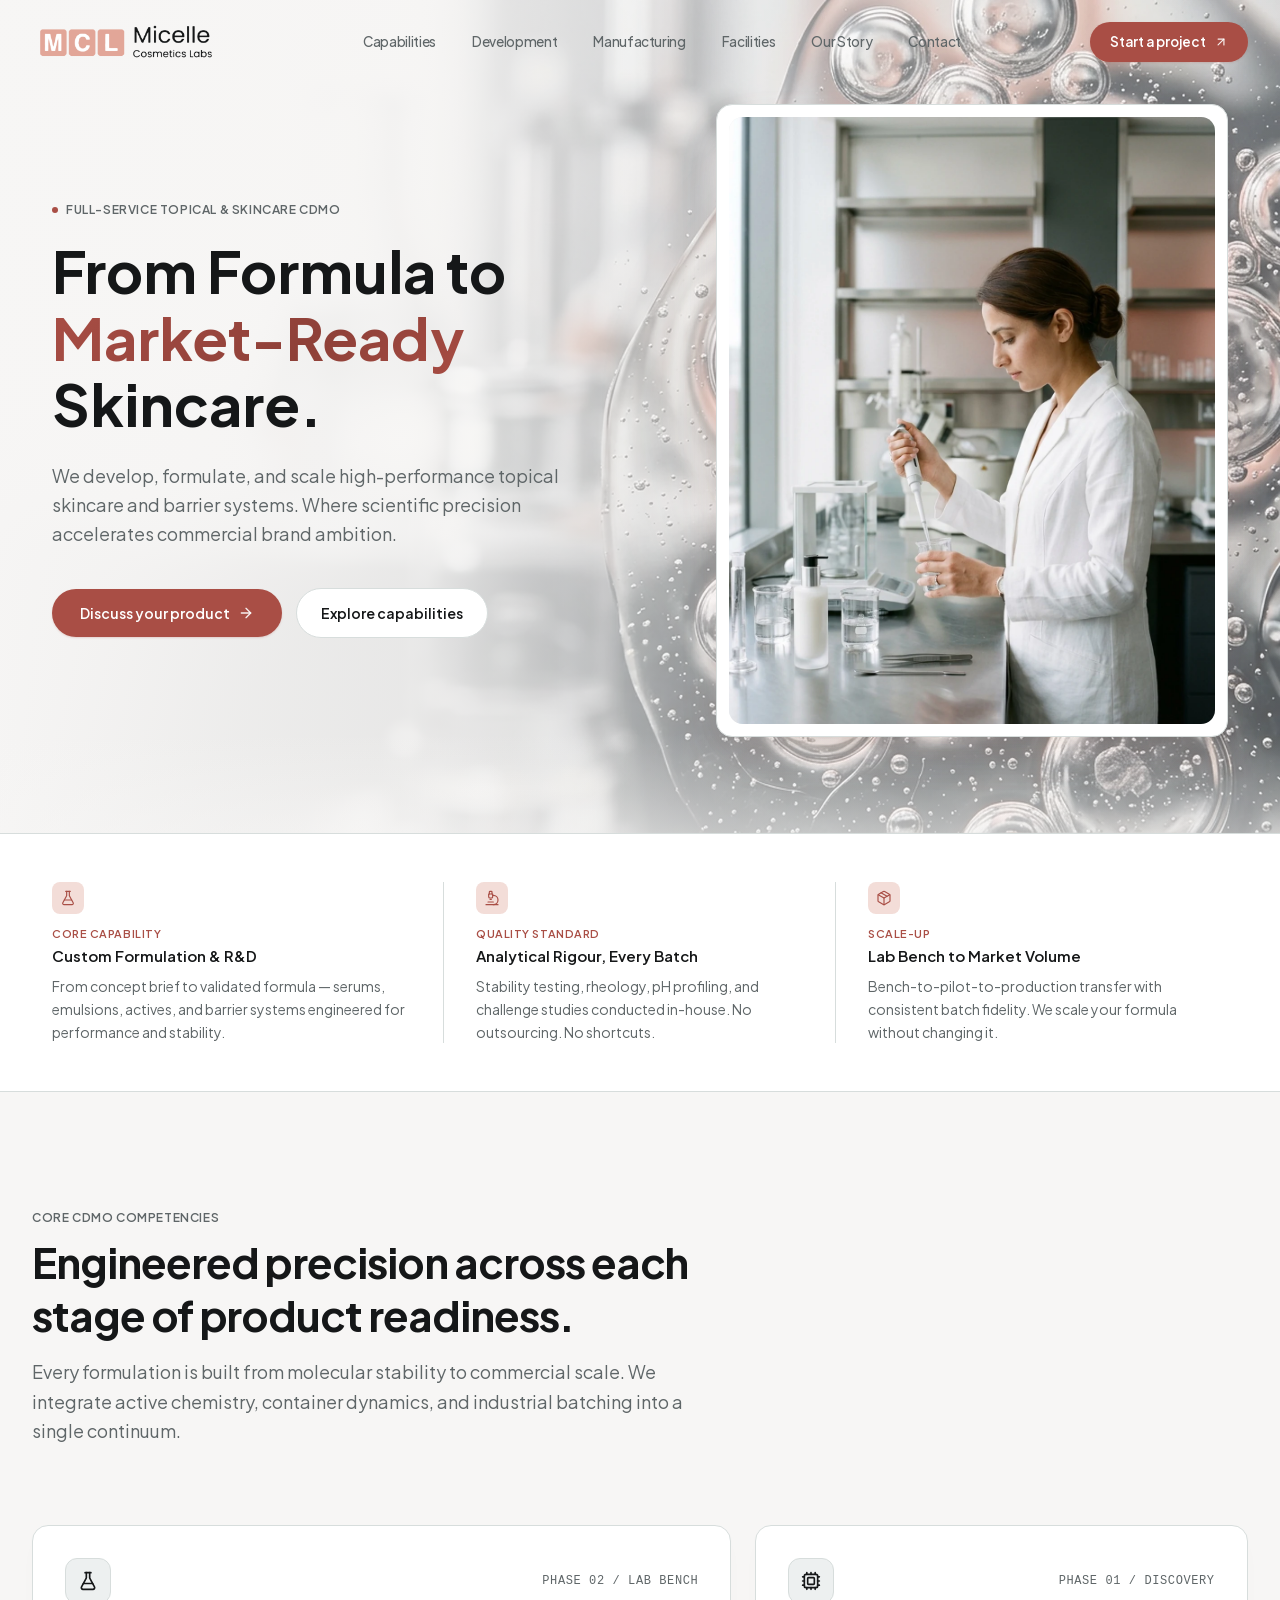
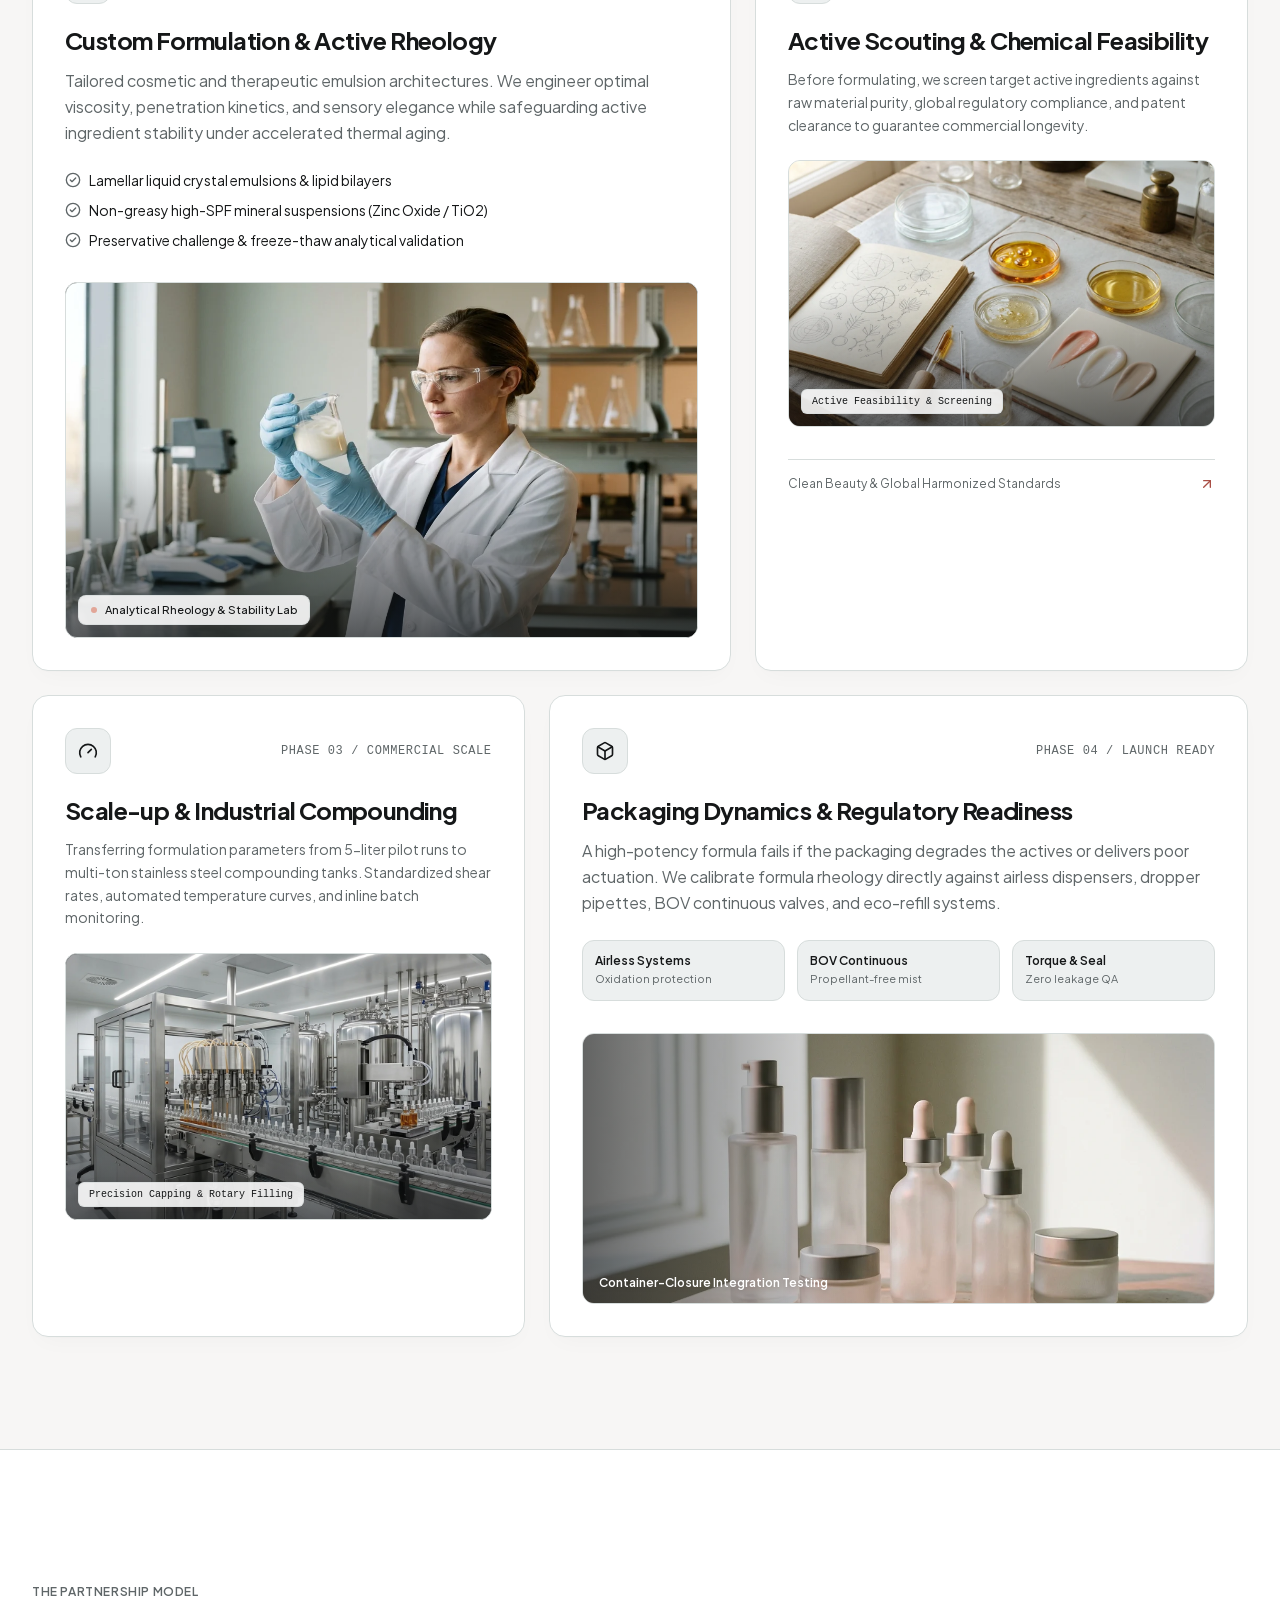
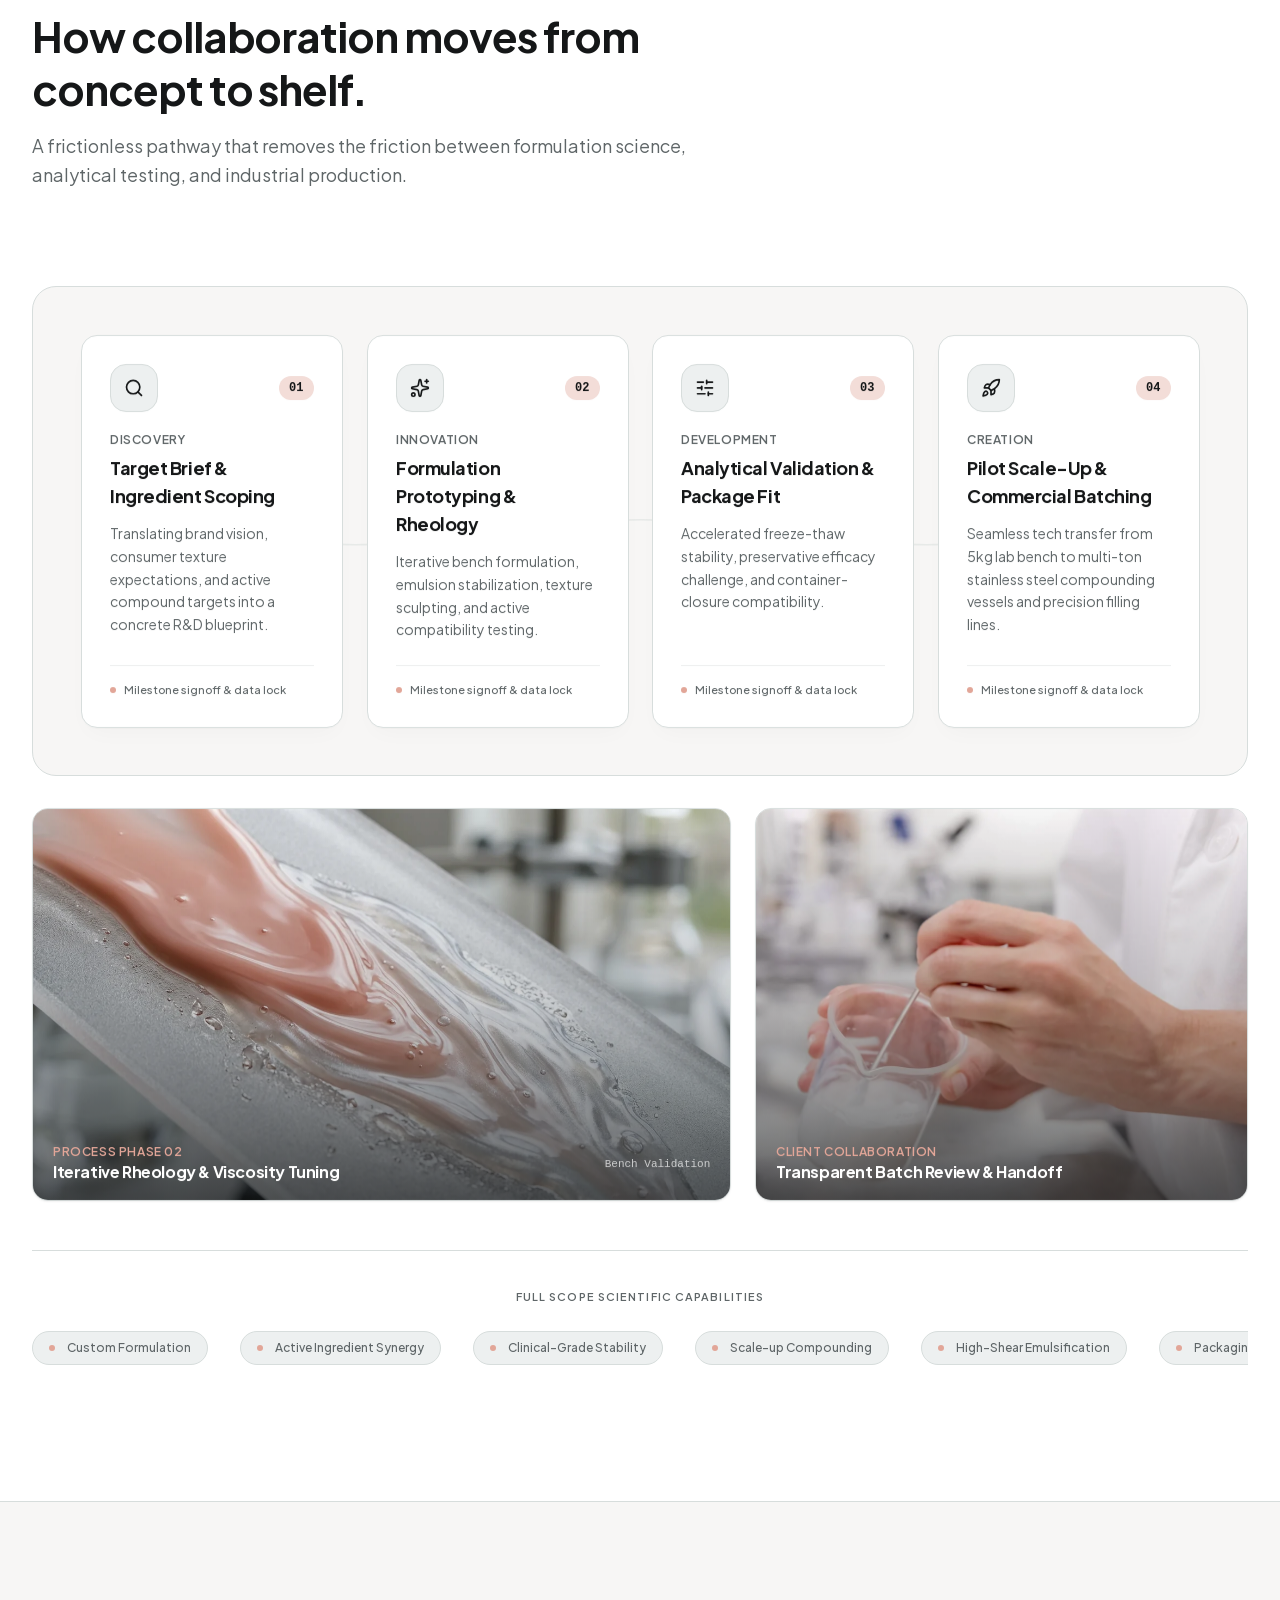
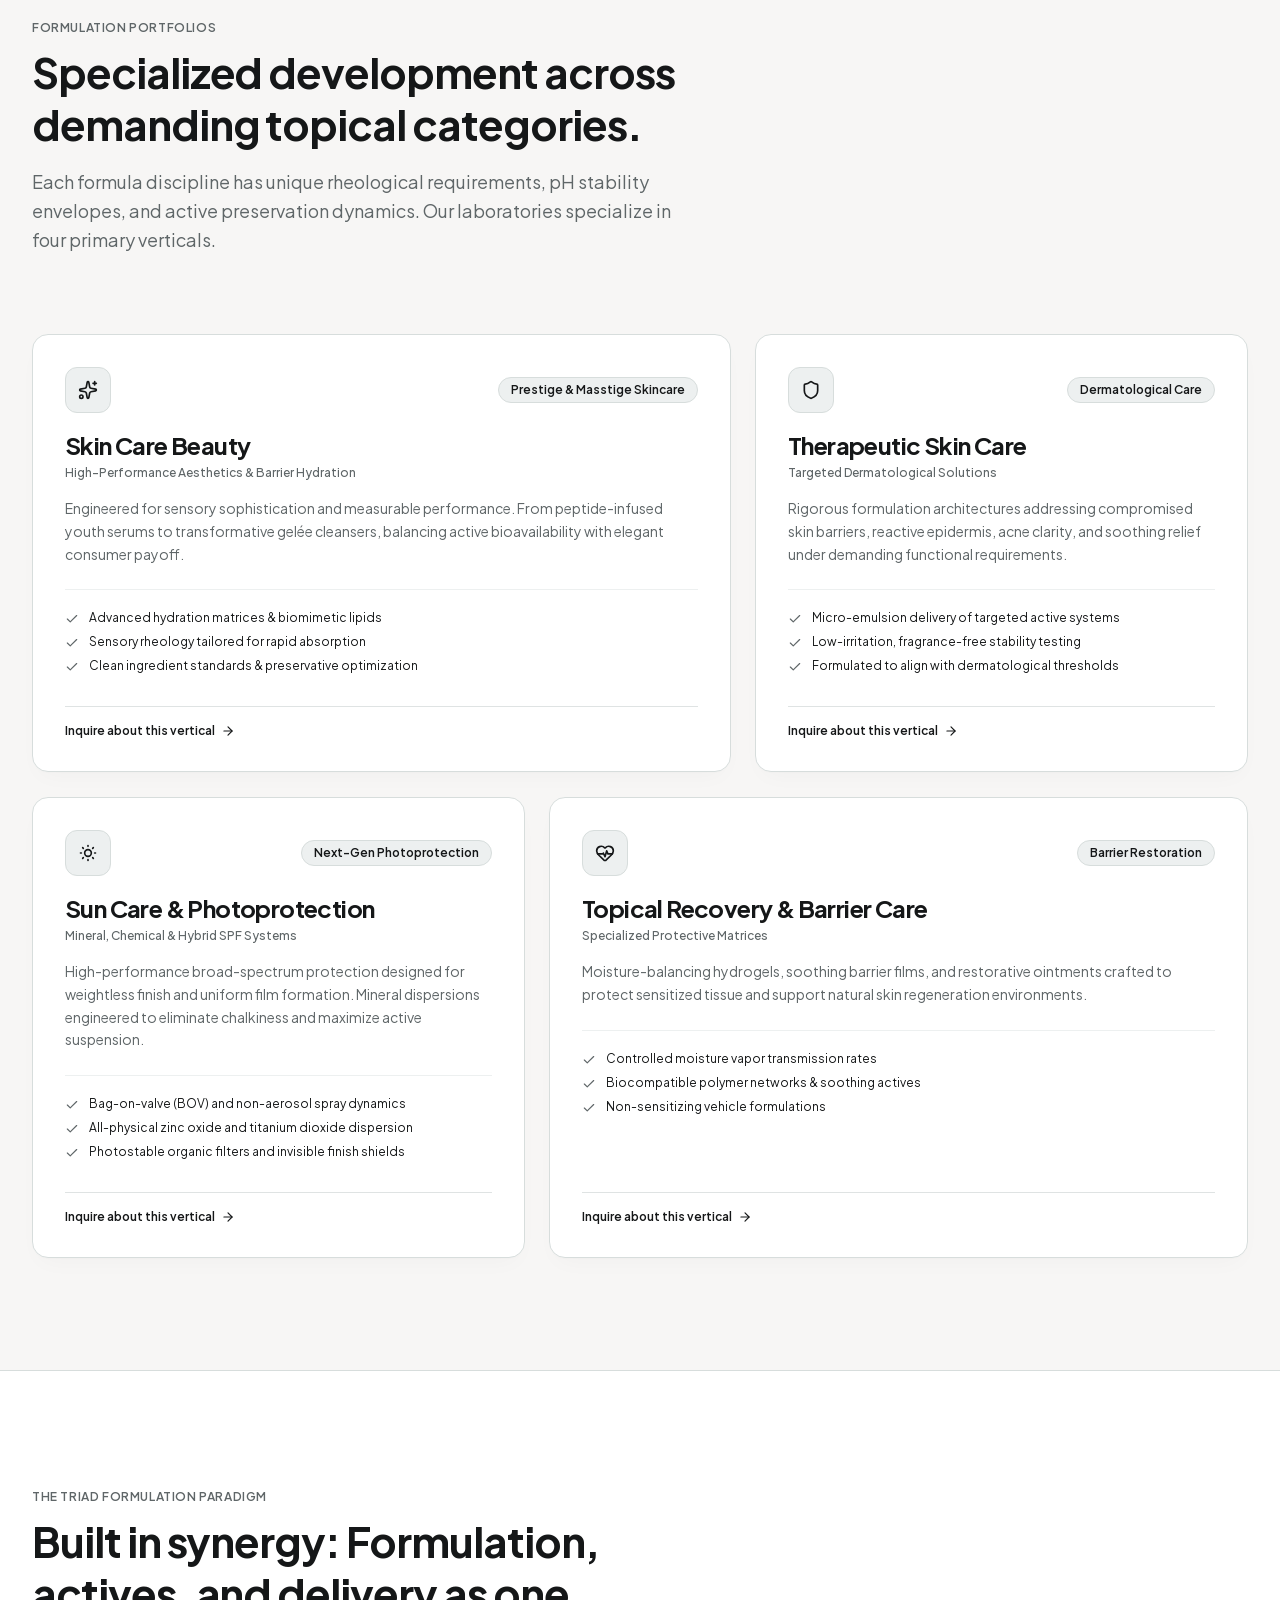
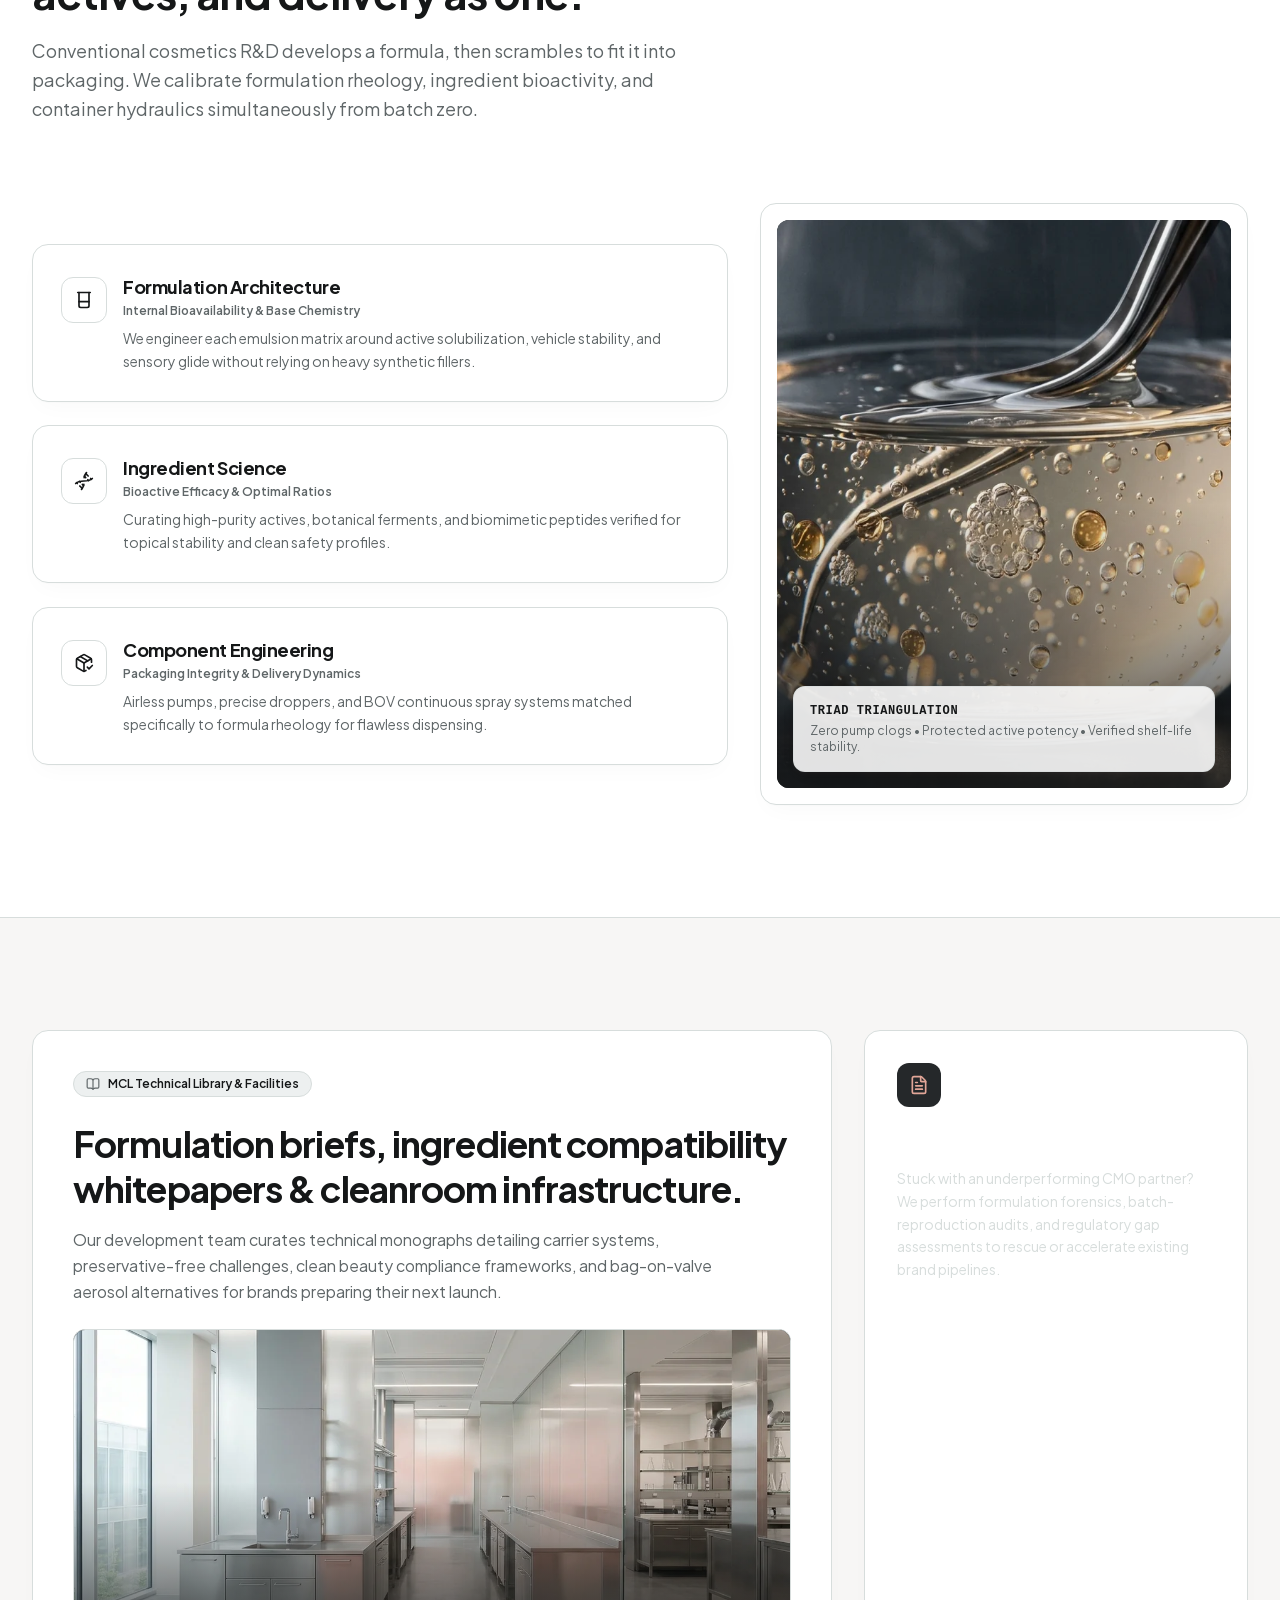
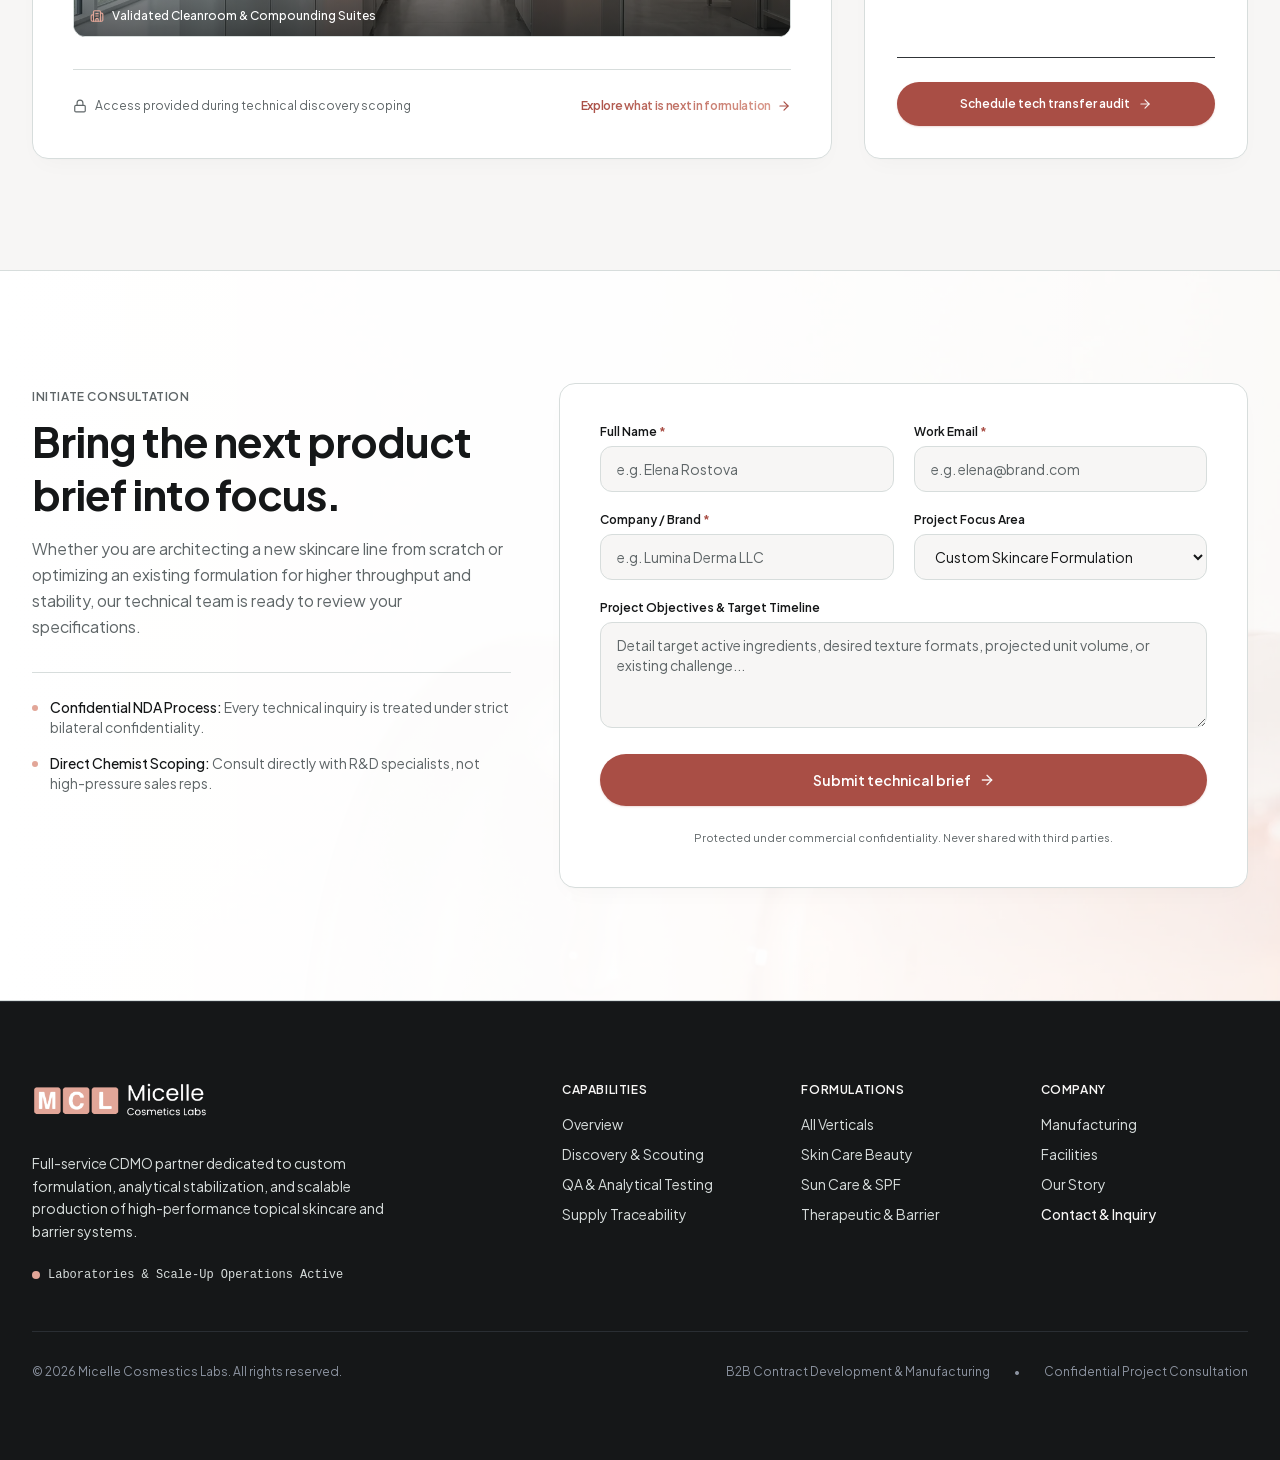
<file: index.html>
<!DOCTYPE html><html lang="en" class="plus_jakarta_sans_40bc8200-module__wdyLVa__variable space_grotesk_f5433c13-module__64039G__variable"><head><meta charSet="utf-8"/><meta name="viewport" content="width=device-width, initial-scale=1"/><link rel="preload" href="/_next/static/media/0c89a48fa5027cee-s.p.2cyn07wtgehh0.woff2" as="font" crossorigin="" type="font/woff2"/><link rel="preload" href="/_next/static/media/fba5a26ea33df6a3-s.p.18rizl4rsrl42.woff2" as="font" crossorigin="" type="font/woff2"/><link rel="preload" as="image" href="/logo-mcl-light.png"/><link rel="preload" as="image" href="/images/hero/hero-home-bg.webp"/><link rel="preload" as="image" href="/images/mcl/home/hero-formulation-lab.webp"/><link rel="preload" as="image" href="/images/mcl/home/hero-formulation-lab-mobile.webp"/><link rel="stylesheet" href="/_next/static/chunks/3l92rt2dptja0.css" data-precedence="next"/><link rel="preload" as="script" fetchPriority="low" href="/_next/static/chunks/3etzbjpi0_3n5.js"/><script src="/_next/static/chunks/314komiiuixl_.js" async=""></script><script src="/_next/static/chunks/3vy07k1xo1_hr.js" async=""></script><script src="/_next/static/chunks/1f-96vmhzq39b.js" async=""></script><script src="/_next/static/chunks/turbopack-03gz5znu6sd03.js" async=""></script><script src="/_next/static/chunks/10mqz_8f4yp79.js" async="" crossorigin=""></script><script src="/_next/static/chunks/3-768xu67xwn7.js" async="" crossorigin=""></script><script src="/_next/static/chunks/0qy6gtl7q3fcg.js" async="" crossorigin=""></script><script src="/_next/static/chunks/18g0twzhvj4ks.js" async="" crossorigin=""></script><title>Micelle Cosmestics Labs | Skincare &amp; Topical CDMO Partner</title><meta name="description" content="End-to-end B2B CDMO partner specializing in research, custom formulation, scale-up manufacturing, and packaging engineering for high-performance skincare and topical solutions."/><meta property="og:title" content="Micelle Cosmestics Labs | Building Brands Through Formulation"/><meta property="og:description" content="Transforming cutting-edge active chemistry and sensory formulation into scalable, market-ready skincare solutions."/><meta property="og:type" content="website"/><meta name="twitter:card" content="summary"/><meta name="twitter:title" content="Micelle Cosmestics Labs | Building Brands Through Formulation"/><meta name="twitter:description" content="Transforming cutting-edge active chemistry and sensory formulation into scalable, market-ready skincare solutions."/><link rel="shortcut icon" href="/favicon.ico"/><link rel="icon" href="/favicon.ico?favicon.2-5iutof9b9de.ico" sizes="64x64" type="image/x-icon"/><link rel="icon" href="/favicon.ico"/><link rel="icon" href="/icon.png" sizes="512x512" type="image/png"/><link rel="apple-touch-icon" href="/icon.png" sizes="512x512" type="image/png"/><meta name="next-size-adjust" content=""/><script src="/_next/static/chunks/0cz1d0mv5g_q7.js" noModule=""></script></head><body class="min-h-[100dvh] bg-[#F7F6F5] text-[#151718] antialiased selection:bg-[#F3DDD8] selection:text-[#151718]"><div hidden=""><!--$--><!--/$--></div><div class="flex min-h-[100dvh] flex-col bg-[#F7F6F5]"><header class="fixed top-0 inset-x-0 z-50 w-full transition-all duration-500 bg-transparent border-b border-transparent py-5"><div class="max-w-7xl mx-auto px-4 sm:px-6 lg:px-8 flex items-center justify-between"><a class="flex items-center gap-3 focus-ring rounded-lg py-1 px-1.5 transition-opacity hover:opacity-90" aria-label="Micelle Cosmestics Labs - Homepage" href="/"><div class="relative h-9 w-[170px] sm:w-[190px] flex items-center"><img alt="Micelle Cosmestics Labs" width="300" height="60" decoding="async" data-nimg="1" class="h-full w-auto object-contain object-left" style="color:transparent" src="/logo-mcl-light.png"/></div></a><nav class="hidden lg:flex items-center gap-1 xl:gap-2 text-[13.5px] font-medium tracking-tight text-[#5F6668]" aria-label="Main Navigation"><a class="px-3.5 py-2 rounded-full transition-colors hover:text-[#151718] hover:bg-[#F3DDD8] focus-ring" href="/capabilities">Capabilities</a><a class="px-3.5 py-2 rounded-full transition-colors hover:text-[#151718] hover:bg-[#F3DDD8] focus-ring" href="/development">Development</a><a class="px-3.5 py-2 rounded-full transition-colors hover:text-[#151718] hover:bg-[#F3DDD8] focus-ring" href="/manufacturing">Manufacturing</a><a class="px-3.5 py-2 rounded-full transition-colors hover:text-[#151718] hover:bg-[#F3DDD8] focus-ring" href="/facilities">Facilities</a><a class="px-3.5 py-2 rounded-full transition-colors hover:text-[#151718] hover:bg-[#F3DDD8] focus-ring" href="/our-story">Our Story</a><a class="px-3.5 py-2 rounded-full transition-colors hover:text-[#151718] hover:bg-[#F3DDD8] focus-ring" href="/contact">Contact</a></nav><div class="hidden lg:flex items-center gap-3"><a class="btn-cta-coral px-5 py-2.5 text-[13.5px] focus-ring" href="/contact"><span>Start a project</span><svg xmlns="http://www.w3.org/2000/svg" width="24" height="24" viewBox="0 0 24 24" fill="none" stroke="currentColor" stroke-width="2" stroke-linecap="round" stroke-linejoin="round" class="lucide lucide-arrow-up-right w-3.5 h-3.5 text-white/90" aria-hidden="true"><path d="M7 7h10v10"></path><path d="M7 17 17 7"></path></svg></a></div><button type="button" class="lg:hidden p-2 rounded-full text-[#151718] hover:bg-[#EDF0F0] focus-ring" aria-expanded="false" aria-controls="mobile-navigation-drawer" aria-label="Open menu"><svg xmlns="http://www.w3.org/2000/svg" width="24" height="24" viewBox="0 0 24 24" fill="none" stroke="currentColor" stroke-width="2" stroke-linecap="round" stroke-linejoin="round" class="lucide lucide-menu w-6 h-6" aria-hidden="true"><path d="M4 5h16"></path><path d="M4 12h16"></path><path d="M4 19h16"></path></svg></button></div></header><div id="mobile-navigation-drawer" class="fixed inset-0 z-40 lg:hidden transition-all duration-300 opacity-0 pointer-events-none" aria-hidden="true"><div class="absolute inset-0 bg-[#151718]/30 backdrop-blur-xs transition-opacity"></div><div class="absolute top-0 right-0 h-full w-[85%] max-w-sm bg-[#FFFFFF] shadow-2xl p-6 flex flex-col justify-between transition-transform duration-300 border-l border-[#D7DDDC] translate-x-full"><div><div class="flex items-center justify-between pb-6 border-b border-[#D7DDDC]"><span class="text-xs uppercase tracking-wider font-semibold text-[#5F6668]">Navigation</span><button type="button" class="p-1.5 rounded-full text-[#5F6668] hover:text-[#151718] hover:bg-[#F3DDD8] focus-ring" aria-label="Close drawer"><svg xmlns="http://www.w3.org/2000/svg" width="24" height="24" viewBox="0 0 24 24" fill="none" stroke="currentColor" stroke-width="2" stroke-linecap="round" stroke-linejoin="round" class="lucide lucide-x w-5 h-5" aria-hidden="true"><path d="M18 6 6 18"></path><path d="m6 6 12 12"></path></svg></button></div><nav class="mt-6 flex flex-col space-y-1.5"><a class="px-4 py-3 rounded-xl text-base font-medium text-[#151718] hover:bg-[#F7F6F5] hover:text-[#A94E45] transition-colors focus-ring" href="/capabilities">Capabilities</a><a class="px-4 py-3 rounded-xl text-base font-medium text-[#151718] hover:bg-[#F7F6F5] hover:text-[#A94E45] transition-colors focus-ring" href="/development">Development</a><a class="px-4 py-3 rounded-xl text-base font-medium text-[#151718] hover:bg-[#F7F6F5] hover:text-[#A94E45] transition-colors focus-ring" href="/manufacturing">Manufacturing</a><a class="px-4 py-3 rounded-xl text-base font-medium text-[#151718] hover:bg-[#F7F6F5] hover:text-[#A94E45] transition-colors focus-ring" href="/facilities">Facilities</a><a class="px-4 py-3 rounded-xl text-base font-medium text-[#151718] hover:bg-[#F7F6F5] hover:text-[#A94E45] transition-colors focus-ring" href="/our-story">Our Story</a><a class="px-4 py-3 rounded-xl text-base font-medium text-[#151718] hover:bg-[#F7F6F5] hover:text-[#A94E45] transition-colors focus-ring" href="/contact">Contact</a></nav></div><div class="pt-6 border-t border-[#D7DDDC]"><a class="btn-cta-coral w-full py-3.5 px-6 text-sm focus-ring" href="/contact"><span>Start a project</span><svg xmlns="http://www.w3.org/2000/svg" width="24" height="24" viewBox="0 0 24 24" fill="none" stroke="currentColor" stroke-width="2" stroke-linecap="round" stroke-linejoin="round" class="lucide lucide-arrow-up-right w-4 h-4 text-white/90" aria-hidden="true"><path d="M7 7h10v10"></path><path d="M7 17 17 7"></path></svg></a><p class="mt-4 text-center text-xs text-[#5F6668]">Micelle Cosmestics Labs</p></div></div></div><main id="main-content" class="flex-1"><section id="hero" class="relative overflow-hidden border-b border-[#D7DDDC] bg-[#F7F6F5]" aria-labelledby="hero-heading"><div class="absolute inset-0 z-0 overflow-hidden pointer-events-none select-none " aria-hidden="true"><div class="relative w-full h-full opacity-45 sm:opacity-58 lg:opacity-68"><img alt="Atmospheric translucent cosmetic formulation and micellar serum background" decoding="async" data-nimg="fill" class="object-cover object-right" style="position:absolute;height:100%;width:100%;left:0;top:0;right:0;bottom:0;color:transparent" src="/images/hero/hero-home-bg.webp"/></div><div class="absolute inset-0" style="background:linear-gradient(90deg, rgba(247,246,245,0.98) 0%, rgba(247,246,245,0.90) 32%, rgba(247,246,245,0.30) 58%, rgba(247,246,245,0.02) 100%)"></div><div class="absolute inset-0 md:hidden" style="background:linear-gradient(180deg, rgba(247,246,245,0.94) 0%, rgba(247,246,245,0.86) 52%, rgba(247,246,245,0.60) 100%)"></div><div class="absolute inset-0 pointer-events-none" style="background:linear-gradient(180deg, transparent 0%, transparent 88%, rgba(247,246,245,0.5) 100%)"></div></div><div class="absolute right-10 top-1/2 -translate-y-1/2 w-[520px] h-[520px] bg-[#E2A698]/[0.10] rounded-full blur-3xl pointer-events-none z-0" aria-hidden="true"></div><div class="max-w-[1240px] mx-auto px-4 sm:px-6 lg:px-8 pt-[86px] pb-14 sm:pt-[92px] sm:pb-20 lg:pt-[104px] lg:pb-24 min-h-[560px] lg:min-h-[680px] flex flex-col justify-center relative z-10"><div class="grid grid-cols-1 lg:grid-cols-[54fr_46fr] gap-12 lg:gap-14 xl:gap-16 items-center"><div class="flex flex-col justify-center"><div class="inline-flex items-center gap-2 mb-4 sm:mb-5 text-xs font-semibold tracking-wider uppercase text-[#5F6668]"><span class="w-1.5 h-1.5 rounded-full bg-[#A94E45]"></span><span>Full-Service Topical &amp; Skincare CDMO</span></div><h1 id="hero-heading" class="text-4xl sm:text-5xl lg:text-[54px] xl:text-[58px] leading-[1.14] font-bold tracking-normal text-[#151718] max-w-xl">From Formula to<!-- --> <span class="relative inline font-inherit text-[#A94E45]"><span class="sr-only">Market-Ready</span><span class="animate-aurora bg-size-[250%_250%] bg-clip-text text-transparent motion-reduce:animate-none motion-reduce:bg-none motion-reduce:!text-[#A94E45] motion-reduce:[webkit-text-fill-color:#A94E45]" style="background-image:linear-gradient(135deg, #A94E45, #8E4038, #B8544A, #A94E45, #A94E45);background-size:250% 250%;-webkit-background-clip:text;-webkit-text-fill-color:transparent;color:#A94E45;animation-duration:20s" aria-hidden="true">Market-Ready</span></span> <!-- -->Skincare.</h1><p class="mt-5 sm:mt-6 text-base sm:text-lg text-[#5F6668] leading-relaxed max-w-lg font-normal">We develop, formulate, and scale high-performance topical skincare and barrier systems. Where scientific precision accelerates commercial brand ambition.</p><div class="mt-8 sm:mt-10 flex flex-col sm:flex-row items-stretch sm:items-center gap-3.5"><a class="btn-cta-coral px-7 py-3.5 text-sm font-semibold focus-ring text-center" href="/contact"><span>Discuss your product</span><svg xmlns="http://www.w3.org/2000/svg" width="24" height="24" viewBox="0 0 24 24" fill="none" stroke="currentColor" stroke-width="2" stroke-linecap="round" stroke-linejoin="round" class="lucide lucide-arrow-right w-4 h-4 text-white/90" aria-hidden="true"><path d="M5 12h14"></path><path d="m12 5 7 7-7 7"></path></svg></a><a class="btn-secondary px-6 py-3.5 text-sm font-semibold focus-ring text-center" href="/capabilities"><span>Explore capabilities</span></a></div></div><div class="relative flex justify-center lg:justify-end"><div class="w-full max-w-[500px] lg:max-w-none p-2.5 sm:p-3 rounded-2xl bg-white border border-[#D7DDDC] shadow-[0_20px_50px_-15px_rgba(226,166,152,0.18)]"><div class="relative aspect-[4/5] w-full rounded-[14px] overflow-hidden bg-[#EDF0F0]"><img alt="Cosmetic formulation scientist pipetting serum into glass vessel beside unbranded skincare bottle in modern R&amp;D lab" decoding="async" data-nimg="fill" class="hidden sm:block object-cover object-center" style="position:absolute;height:100%;width:100%;left:0;top:0;right:0;bottom:0;color:transparent" src="/images/mcl/home/hero-formulation-lab.webp"/><img alt="Cosmetic formulation scientist hands pipetting translucent serum into laboratory glass vessel" decoding="async" data-nimg="fill" class="sm:hidden object-cover object-center" style="position:absolute;height:100%;width:100%;left:0;top:0;right:0;bottom:0;color:transparent" src="/images/mcl/home/hero-formulation-lab-mobile.webp"/></div></div></div></div></div></section><section aria-label="CDMO Operating Standards" class="bg-[#FFFFFF] border-b border-[#D7DDDC] relative z-20"><div class="max-w-[1240px] mx-auto px-4 sm:px-6 lg:px-8 py-10 sm:py-12"><div class="grid grid-cols-1 md:grid-cols-3 gap-8 md:gap-0 divide-y md:divide-y-0 md:divide-x divide-[#D7DDDC]"><div class="pt-6 md:pt-0 md:px-8 first:md:pl-0 last:md:pr-0"><div class="w-8 h-8 rounded-lg bg-[#F3DDD8] flex items-center justify-center mb-3"><svg xmlns="http://www.w3.org/2000/svg" width="24" height="24" viewBox="0 0 24 24" fill="none" stroke="currentColor" stroke-width="1.75" stroke-linecap="round" stroke-linejoin="round" class="lucide lucide-flask-conical w-4 h-4 text-[#A94E45]" aria-hidden="true"><path d="M14 2v6a2 2 0 0 0 .245.96l5.51 10.08A2 2 0 0 1 18 22H6a2 2 0 0 1-1.755-2.96l5.51-10.08A2 2 0 0 0 10 8V2"></path><path d="M6.453 15h11.094"></path><path d="M8.5 2h7"></path></svg></div><div class="text-[11px] font-semibold uppercase tracking-wider text-[#A94E45] mb-1">Core Capability</div><div class="text-sm sm:text-[15px] font-semibold text-[#151718] leading-snug mb-2">Custom Formulation &amp; R&amp;D</div><p class="text-xs sm:text-sm text-[#5F6668] leading-relaxed">From concept brief to validated formula — serums, emulsions, actives, and barrier systems engineered for performance and stability.</p></div><div class="pt-6 md:pt-0 md:px-8 first:md:pl-0 last:md:pr-0"><div class="w-8 h-8 rounded-lg bg-[#F3DDD8] flex items-center justify-center mb-3"><svg xmlns="http://www.w3.org/2000/svg" width="24" height="24" viewBox="0 0 24 24" fill="none" stroke="currentColor" stroke-width="1.75" stroke-linecap="round" stroke-linejoin="round" class="lucide lucide-microscope w-4 h-4 text-[#A94E45]" aria-hidden="true"><path d="M6 18h8"></path><path d="M3 22h18"></path><path d="M14 22a7 7 0 1 0 0-14h-1"></path><path d="M9 14h2"></path><path d="M9 12a2 2 0 0 1-2-2V6h6v4a2 2 0 0 1-2 2Z"></path><path d="M12 6V3a1 1 0 0 0-1-1H9a1 1 0 0 0-1 1v3"></path></svg></div><div class="text-[11px] font-semibold uppercase tracking-wider text-[#A94E45] mb-1">Quality Standard</div><div class="text-sm sm:text-[15px] font-semibold text-[#151718] leading-snug mb-2">Analytical Rigour, Every Batch</div><p class="text-xs sm:text-sm text-[#5F6668] leading-relaxed">Stability testing, rheology, pH profiling, and challenge studies conducted in-house. No outsourcing. No shortcuts.</p></div><div class="pt-6 md:pt-0 md:px-8 first:md:pl-0 last:md:pr-0"><div class="w-8 h-8 rounded-lg bg-[#F3DDD8] flex items-center justify-center mb-3"><svg xmlns="http://www.w3.org/2000/svg" width="24" height="24" viewBox="0 0 24 24" fill="none" stroke="currentColor" stroke-width="1.75" stroke-linecap="round" stroke-linejoin="round" class="lucide lucide-package w-4 h-4 text-[#A94E45]" aria-hidden="true"><path d="M11 21.73a2 2 0 0 0 2 0l7-4A2 2 0 0 0 21 16V8a2 2 0 0 0-1-1.73l-7-4a2 2 0 0 0-2 0l-7 4A2 2 0 0 0 3 8v8a2 2 0 0 0 1 1.73z"></path><path d="M12 22V12"></path><polyline points="3.29 7 12 12 20.71 7"></polyline><path d="m7.5 4.27 9 5.15"></path></svg></div><div class="text-[11px] font-semibold uppercase tracking-wider text-[#A94E45] mb-1">Scale-Up</div><div class="text-sm sm:text-[15px] font-semibold text-[#151718] leading-snug mb-2">Lab Bench to Market Volume</div><p class="text-xs sm:text-sm text-[#5F6668] leading-relaxed">Bench-to-pilot-to-production transfer with consistent batch fidelity. We scale your formula without changing it.</p></div></div></div></section><section id="capabilities" class="py-20 md:py-28 bg-[#F7F6F5] border-b border-[#D7DDDC]" aria-labelledby="capabilities-heading"><div class="max-w-7xl mx-auto px-4 sm:px-6 lg:px-8"><div class="max-w-2xl mb-14 md:mb-20"><span class="text-xs uppercase tracking-wider font-semibold text-[#5F6668]">Core CDMO Competencies</span><h2 id="capabilities-heading" class="mt-2 text-3xl sm:text-4xl lg:text-[42px] font-bold tracking-tight text-[#151718] leading-tight">Engineered precision across each stage of product readiness.</h2><p class="mt-4 text-base sm:text-lg text-[#5F6668] leading-relaxed">Every formulation is built from molecular stability to commercial scale. We integrate active chemistry, container dynamics, and industrial batching into a single continuum.</p></div><div class="grid grid-cols-1 md:grid-cols-12 gap-6"><div class="will-change-transform md:col-span-7 flex flex-col"><div class="bento-card relative overflow-hidden p-7 sm:p-8 flex flex-col justify-between h-full bg-[#FFFFFF]"><div class="relative z-10 h-full"><div><div class="flex items-center justify-between mb-5"><div class="inline-flex p-3 rounded-xl bg-[#EDF0F0] text-[#151718] border border-[#D7DDDC]"><svg xmlns="http://www.w3.org/2000/svg" width="24" height="24" viewBox="0 0 24 24" fill="none" stroke="currentColor" stroke-width="2" stroke-linecap="round" stroke-linejoin="round" class="lucide lucide-flask-conical w-5 h-5" aria-hidden="true"><path d="M14 2v6a2 2 0 0 0 .245.96l5.51 10.08A2 2 0 0 1 18 22H6a2 2 0 0 1-1.755-2.96l5.51-10.08A2 2 0 0 0 10 8V2"></path><path d="M6.453 15h11.094"></path><path d="M8.5 2h7"></path></svg></div><span class="text-xs font-mono text-[#5F6668] uppercase tracking-wider">Phase 02 / Lab Bench</span></div><h3 class="text-2xl font-bold tracking-tight text-[#151718]">Custom Formulation &amp; Active Rheology</h3><p class="mt-3 text-sm sm:text-base text-[#5F6668] leading-relaxed">Tailored cosmetic and therapeutic emulsion architectures. We engineer optimal viscosity, penetration kinetics, and sensory elegance while safeguarding active ingredient stability under accelerated thermal aging.</p><ul class="mt-6 space-y-2.5 text-xs sm:text-sm text-[#151718]"><li class="flex items-center gap-2"><svg xmlns="http://www.w3.org/2000/svg" width="24" height="24" viewBox="0 0 24 24" fill="none" stroke="currentColor" stroke-width="2" stroke-linecap="round" stroke-linejoin="round" class="lucide lucide-circle-check lucide-check-circle-2 w-4 h-4 text-[#5F6668] shrink-0" aria-hidden="true"><circle cx="12" cy="12" r="10"></circle><path d="m16 9-5.5 5.5L8 12"></path></svg><span>Lamellar liquid crystal emulsions &amp; lipid bilayers</span></li><li class="flex items-center gap-2"><svg xmlns="http://www.w3.org/2000/svg" width="24" height="24" viewBox="0 0 24 24" fill="none" stroke="currentColor" stroke-width="2" stroke-linecap="round" stroke-linejoin="round" class="lucide lucide-circle-check lucide-check-circle-2 w-4 h-4 text-[#5F6668] shrink-0" aria-hidden="true"><circle cx="12" cy="12" r="10"></circle><path d="m16 9-5.5 5.5L8 12"></path></svg><span>Non-greasy high-SPF mineral suspensions (Zinc Oxide / TiO2)</span></li><li class="flex items-center gap-2"><svg xmlns="http://www.w3.org/2000/svg" width="24" height="24" viewBox="0 0 24 24" fill="none" stroke="currentColor" stroke-width="2" stroke-linecap="round" stroke-linejoin="round" class="lucide lucide-circle-check lucide-check-circle-2 w-4 h-4 text-[#5F6668] shrink-0" aria-hidden="true"><circle cx="12" cy="12" r="10"></circle><path d="m16 9-5.5 5.5L8 12"></path></svg><span>Preservative challenge &amp; freeze-thaw analytical validation</span></li></ul></div><div class="mt-8 relative aspect-[16/9] w-full rounded-xl overflow-hidden bg-[#151718] border border-[#D7DDDC] group"><img alt="Formulation scientist in clean laboratory observing emulsion beaker" loading="lazy" decoding="async" data-nimg="fill" class="object-cover object-[center_22%] sm:object-center transition-transform duration-700 group-hover:scale-105" style="position:absolute;height:100%;width:100%;left:0;top:0;right:0;bottom:0;color:transparent" src="/images/mcl/home/research-lab-detail.webp"/><div class="absolute inset-0 bg-gradient-to-t from-[#151718]/70 via-transparent to-transparent pointer-events-none"></div><div class="absolute bottom-3 left-3 px-3 py-1.5 rounded-lg glass-surface bg-white/90 border-[#F3DDD8]/80 text-[11px] text-[#151718] flex items-center gap-2 shadow-xs"><span class="w-1.5 h-1.5 rounded-full bg-[#E2A698]"></span><span class="font-medium">Analytical Rheology &amp; Stability Lab</span></div></div></div></div></div><div class="will-change-transform md:col-span-5 flex flex-col"><div class="bento-card relative overflow-hidden p-7 sm:p-8 flex flex-col justify-between h-full bg-[#FFFFFF]"><div class="relative z-10 h-full"><div><div class="flex items-center justify-between mb-5"><div class="inline-flex p-3 rounded-xl bg-[#EDF0F0] text-[#151718] border border-[#D7DDDC]"><svg xmlns="http://www.w3.org/2000/svg" width="24" height="24" viewBox="0 0 24 24" fill="none" stroke="currentColor" stroke-width="2" stroke-linecap="round" stroke-linejoin="round" class="lucide lucide-cpu w-5 h-5" aria-hidden="true"><path d="M12 20v2"></path><path d="M12 2v2"></path><path d="M17 20v2"></path><path d="M17 2v2"></path><path d="M2 12h2"></path><path d="M2 17h2"></path><path d="M2 7h2"></path><path d="M20 12h2"></path><path d="M20 17h2"></path><path d="M20 7h2"></path><path d="M7 20v2"></path><path d="M7 2v2"></path><rect x="4" y="4" width="16" height="16" rx="2"></rect><rect x="8" y="8" width="8" height="8" rx="1"></rect></svg></div><span class="text-xs font-mono text-[#5F6668] uppercase tracking-wider">Phase 01 / Discovery</span></div><h3 class="text-xl sm:text-2xl font-bold tracking-tight text-[#151718]">Active Scouting &amp; Chemical Feasibility</h3><p class="mt-3 text-sm text-[#5F6668] leading-relaxed">Before formulating, we screen target active ingredients against raw material purity, global regulatory compliance, and patent clearance to guarantee commercial longevity.</p><div class="mt-6 relative aspect-[16/10] w-full rounded-xl overflow-hidden bg-[#EDF0F0] border border-[#D7DDDC] group"><img alt="Tactile cosmetic development brief, botanical ingredient vials, and lab swatches" loading="lazy" decoding="async" data-nimg="fill" class="object-cover object-center transition-transform duration-700 group-hover:scale-105" style="position:absolute;height:100%;width:100%;left:0;top:0;right:0;bottom:0;color:transparent" src="/images/mcl/home/discovery-still-life.webp"/><div class="absolute inset-0 bg-gradient-to-t from-[#151718]/60 via-transparent to-transparent pointer-events-none"></div><div class="absolute bottom-3 left-3 px-2.5 py-1 rounded-md glass-surface bg-white/90 text-[10px] font-mono font-medium text-[#151718]">Active Feasibility &amp; Screening</div></div></div><div class="mt-8 pt-4 border-t border-[#D7DDDC] flex items-center justify-between text-xs text-[#5F6668]"><span>Clean Beauty &amp; Global Harmonized Standards</span><a class="hover:text-[#A94E45] transition-colors focus-ring" href="/capabilities"><svg xmlns="http://www.w3.org/2000/svg" width="24" height="24" viewBox="0 0 24 24" fill="none" stroke="currentColor" stroke-width="2" stroke-linecap="round" stroke-linejoin="round" class="lucide lucide-arrow-up-right w-4 h-4 text-[#A94E45]" aria-hidden="true"><path d="M7 7h10v10"></path><path d="M7 17 17 7"></path></svg></a></div></div></div></div><div class="will-change-transform md:col-span-5 flex flex-col"><div class="bento-card relative overflow-hidden p-7 sm:p-8 flex flex-col justify-between h-full bg-[#FFFFFF]"><div class="relative z-10 h-full"><div><div class="flex items-center justify-between mb-5"><div class="inline-flex p-3 rounded-xl bg-[#EDF0F0] text-[#151718] border border-[#D7DDDC]"><svg xmlns="http://www.w3.org/2000/svg" width="24" height="24" viewBox="0 0 24 24" fill="none" stroke="currentColor" stroke-width="2" stroke-linecap="round" stroke-linejoin="round" class="lucide lucide-gauge w-5 h-5" aria-hidden="true"><path d="m12 14 4-4"></path><path d="M3.34 19a10 10 0 1 1 17.32 0"></path></svg></div><span class="text-xs font-mono text-[#5F6668] uppercase tracking-wider">Phase 03 / Commercial Scale</span></div><h3 class="text-xl sm:text-2xl font-bold tracking-tight text-[#151718]">Scale-up &amp; Industrial Compounding</h3><p class="mt-3 text-sm text-[#5F6668] leading-relaxed">Transferring formulation parameters from 5-liter pilot runs to multi-ton stainless steel compounding tanks. Standardized shear rates, automated temperature curves, and inline batch monitoring.</p></div><div class="mt-6 relative aspect-[16/10] w-full rounded-xl overflow-hidden bg-[#151718] border border-[#D7DDDC] group"><img alt="High-precision stainless steel rotary filling line in sterile cleanroom manufacturing facility" loading="lazy" decoding="async" data-nimg="fill" class="object-cover object-[40%_center] sm:object-center transition-transform duration-700 group-hover:scale-105" style="position:absolute;height:100%;width:100%;left:0;top:0;right:0;bottom:0;color:transparent" src="/images/mcl/manufacturing/filling-line-detail.webp"/><div class="absolute inset-0 bg-gradient-to-t from-[#151718]/60 via-transparent to-transparent pointer-events-none"></div><div class="absolute bottom-3 left-3 px-2.5 py-1 rounded-md glass-surface bg-white/90 text-[10px] font-mono font-medium text-[#151718]">Precision Capping &amp; Rotary Filling</div></div></div></div></div><div class="will-change-transform md:col-span-7 flex flex-col"><div class="bento-card relative overflow-hidden p-7 sm:p-8 flex flex-col justify-between h-full bg-[#FFFFFF]"><div class="relative z-10 h-full"><div><div class="flex items-center justify-between mb-5"><div class="inline-flex p-3 rounded-xl bg-[#EDF0F0] text-[#151718] border border-[#D7DDDC]"><svg xmlns="http://www.w3.org/2000/svg" width="24" height="24" viewBox="0 0 24 24" fill="none" stroke="currentColor" stroke-width="2" stroke-linecap="round" stroke-linejoin="round" class="lucide lucide-box w-5 h-5" aria-hidden="true"><path d="M21 8a2 2 0 0 0-1-1.73l-7-4a2 2 0 0 0-2 0l-7 4A2 2 0 0 0 3 8v8a2 2 0 0 0 1 1.73l7 4a2 2 0 0 0 2 0l7-4A2 2 0 0 0 21 16Z"></path><path d="m3.3 7 8.7 5 8.7-5"></path><path d="M12 22V12"></path></svg></div><span class="text-xs font-mono text-[#5F6668] uppercase tracking-wider">Phase 04 / Launch Ready</span></div><h3 class="text-2xl font-bold tracking-tight text-[#151718]">Packaging Dynamics &amp; Regulatory Readiness</h3><p class="mt-3 text-sm sm:text-base text-[#5F6668] leading-relaxed">A high-potency formula fails if the packaging degrades the actives or delivers poor actuation. We calibrate formula rheology directly against airless dispensers, dropper pipettes, BOV continuous valves, and eco-refill systems.</p><div class="mt-6 grid grid-cols-2 sm:grid-cols-3 gap-3"><div class="p-3 rounded-xl bg-[#EDF0F0] border border-[#D7DDDC]"><div class="text-xs font-semibold text-[#151718]">Airless Systems</div><div class="text-[11px] text-[#5F6668] mt-0.5">Oxidation protection</div></div><div class="p-3 rounded-xl bg-[#EDF0F0] border border-[#D7DDDC]"><div class="text-xs font-semibold text-[#151718]">BOV Continuous</div><div class="text-[11px] text-[#5F6668] mt-0.5">Propellant-free mist</div></div><div class="p-3 rounded-xl bg-[#EDF0F0] border border-[#D7DDDC]"><div class="text-xs font-semibold text-[#151718]">Torque &amp; Seal</div><div class="text-[11px] text-[#5F6668] mt-0.5">Zero leakage QA</div></div></div></div><div class="mt-8 relative aspect-[21/9] w-full rounded-xl overflow-hidden bg-[#EDF0F0] border border-[#D7DDDC] group"><img alt="Unbranded luxury cosmetic bottles, frosted glass dropper, and aluminum airless pump components" loading="lazy" decoding="async" data-nimg="fill" class="object-cover object-[50%_45%] sm:object-center transition-transform duration-700 group-hover:scale-105" style="position:absolute;height:100%;width:100%;left:0;top:0;right:0;bottom:0;color:transparent" src="/images/mcl/home/packaging-still-life.webp"/><div class="absolute inset-0 bg-gradient-to-r from-[#151718]/65 via-transparent to-transparent pointer-events-none"></div><div class="absolute bottom-3 left-4 text-xs font-semibold text-white drop-shadow-sm">Container-Closure Integration Testing</div></div></div></div></div></div></div></section><section id="workflow" class="py-24 md:py-32 bg-[#FFFFFF] border-b border-[#D7DDDC] relative overflow-hidden" aria-labelledby="workflow-heading"><div class="max-w-7xl mx-auto px-4 sm:px-6 lg:px-8"><div class="max-w-2xl mb-16 md:mb-24"><span class="text-xs uppercase tracking-wider font-semibold text-[#5F6668]">The Partnership Model</span><h2 id="workflow-heading" class="mt-2 text-3xl sm:text-4xl lg:text-[42px] font-bold tracking-tight text-[#151718] leading-tight">How collaboration moves from concept to shelf.</h2><p class="mt-4 text-base sm:text-lg text-[#5F6668] leading-relaxed">A frictionless pathway that removes the friction between formulation science, analytical testing, and industrial production.</p></div><div class="relative mt-8 p-6 sm:p-12 rounded-3xl bg-[#F7F6F5] border border-[#D7DDDC]"><div class="hidden lg:block"><svg fill="none" width="0" height="0" xmlns="http://www.w3.org/2000/svg" class="pointer-events-none absolute left-0 top-0 transform-gpu stroke-2" viewBox="0 0 0 0"><path d="" stroke="#D7DDDC" stroke-width="1.5" stroke-opacity="0.5" stroke-linecap="round"></path><path d="" stroke-width="2.25" stroke="url(#_R_2kiavb_)" stroke-opacity="1" stroke-linecap="round"></path><defs><linearGradient class="transform-gpu" id="_R_2kiavb_" gradientUnits="userSpaceOnUse" x1="0%" x2="0%" y1="0%" y2="0%"><stop stop-color="#E2A698" stop-opacity="0"></stop><stop stop-color="#E2A698"></stop><stop offset="32.5%" stop-color="#A94E45"></stop><stop offset="100%" stop-color="#A94E45" stop-opacity="0"></stop><animate attributeName="x1" values="0%;100%" dur="3.5s" begin="0s" repeatCount="indefinite"></animate><animate attributeName="x2" values="0%;100%" dur="3.5s" begin="0s" repeatCount="indefinite"></animate></linearGradient></defs></svg><svg fill="none" width="0" height="0" xmlns="http://www.w3.org/2000/svg" class="pointer-events-none absolute left-0 top-0 transform-gpu stroke-2" viewBox="0 0 0 0"><path d="" stroke="#D7DDDC" stroke-width="1.5" stroke-opacity="0.5" stroke-linecap="round"></path><path d="" stroke-width="2.25" stroke="url(#_R_4kiavb_)" stroke-opacity="1" stroke-linecap="round"></path><defs><linearGradient class="transform-gpu" id="_R_4kiavb_" gradientUnits="userSpaceOnUse" x1="0%" x2="0%" y1="0%" y2="0%"><stop stop-color="#E2A698" stop-opacity="0"></stop><stop stop-color="#E2A698"></stop><stop offset="32.5%" stop-color="#A94E45"></stop><stop offset="100%" stop-color="#A94E45" stop-opacity="0"></stop><animate attributeName="x1" values="0%;100%" dur="3.5s" begin="0.8s" repeatCount="indefinite"></animate><animate attributeName="x2" values="0%;100%" dur="3.5s" begin="0.8s" repeatCount="indefinite"></animate></linearGradient></defs></svg><svg fill="none" width="0" height="0" xmlns="http://www.w3.org/2000/svg" class="pointer-events-none absolute left-0 top-0 transform-gpu stroke-2" viewBox="0 0 0 0"><path d="" stroke="#D7DDDC" stroke-width="1.5" stroke-opacity="0.5" stroke-linecap="round"></path><path d="" stroke-width="2.25" stroke="url(#_R_6kiavb_)" stroke-opacity="1" stroke-linecap="round"></path><defs><linearGradient class="transform-gpu" id="_R_6kiavb_" gradientUnits="userSpaceOnUse" x1="0%" x2="0%" y1="0%" y2="0%"><stop stop-color="#E2A698" stop-opacity="0"></stop><stop stop-color="#E2A698"></stop><stop offset="32.5%" stop-color="#A94E45"></stop><stop offset="100%" stop-color="#A94E45" stop-opacity="0"></stop><animate attributeName="x1" values="0%;100%" dur="3.5s" begin="1.6s" repeatCount="indefinite"></animate><animate attributeName="x2" values="0%;100%" dur="3.5s" begin="1.6s" repeatCount="indefinite"></animate></linearGradient></defs></svg></div><div class="grid grid-cols-1 md:grid-cols-2 lg:grid-cols-4 gap-8 lg:gap-6 relative z-10"><div class="will-change-transform flex flex-col"><div class="bento-card p-6 sm:p-7 flex flex-col justify-between h-full bg-[#FFFFFF] border border-[#D7DDDC] relative group hover:border-[#E2A698] transition-all"><div><div class="flex items-center justify-between mb-5"><div class="w-12 h-12 rounded-2xl bg-[#EDF0F0] border border-[#D7DDDC] flex items-center justify-center group-hover:scale-105 transition-transform"><svg xmlns="http://www.w3.org/2000/svg" width="24" height="24" viewBox="0 0 24 24" fill="none" stroke="currentColor" stroke-width="2" stroke-linecap="round" stroke-linejoin="round" class="lucide lucide-search w-5 h-5 text-[#151718]" aria-hidden="true"><path d="m21 21-4.34-4.34"></path><circle cx="11" cy="11" r="8"></circle></svg></div><span class="font-mono text-xs font-semibold px-2.5 py-1 rounded-full bg-[#F3DDD8] text-[#151718]">01</span></div><div class="text-xs uppercase tracking-wider font-semibold text-[#5F6668]">Discovery</div><h3 class="mt-1.5 text-lg font-bold text-[#151718] tracking-tight">Target Brief &amp; Ingredient Scoping</h3><p class="mt-3 text-xs sm:text-sm text-[#5F6668] leading-relaxed">Translating brand vision, consumer texture expectations, and active compound targets into a concrete R&amp;D blueprint.</p></div><div class="mt-6 pt-4 border-t border-[#EDF0F0] flex items-center gap-2"><span class="w-1.5 h-1.5 rounded-full bg-[#E2A698]"></span><span class="text-[11px] font-medium text-[#5F6668]">Milestone signoff &amp; data lock</span></div></div></div><div class="will-change-transform flex flex-col"><div class="bento-card p-6 sm:p-7 flex flex-col justify-between h-full bg-[#FFFFFF] border border-[#D7DDDC] relative group hover:border-[#E2A698] transition-all"><div><div class="flex items-center justify-between mb-5"><div class="w-12 h-12 rounded-2xl bg-[#EDF0F0] border border-[#D7DDDC] flex items-center justify-center group-hover:scale-105 transition-transform"><svg xmlns="http://www.w3.org/2000/svg" width="24" height="24" viewBox="0 0 24 24" fill="none" stroke="currentColor" stroke-width="2" stroke-linecap="round" stroke-linejoin="round" class="lucide lucide-sparkles lucide-stars w-5 h-5 text-[#151718]" aria-hidden="true"><path d="M11.017 2.814a1 1 0 0 1 1.966 0l1.051 5.558a2 2 0 0 0 1.594 1.594l5.558 1.051a1 1 0 0 1 0 1.966l-5.558 1.051a2 2 0 0 0-1.594 1.594l-1.051 5.558a1 1 0 0 1-1.966 0l-1.051-5.558a2 2 0 0 0-1.594-1.594l-5.558-1.051a1 1 0 0 1 0-1.966l5.558-1.051a2 2 0 0 0 1.594-1.594z"></path><path d="M20 2v4"></path><path d="M22 4h-4"></path><circle cx="4" cy="20" r="2"></circle></svg></div><span class="font-mono text-xs font-semibold px-2.5 py-1 rounded-full bg-[#F3DDD8] text-[#151718]">02</span></div><div class="text-xs uppercase tracking-wider font-semibold text-[#5F6668]">Innovation</div><h3 class="mt-1.5 text-lg font-bold text-[#151718] tracking-tight">Formulation Prototyping &amp; Rheology</h3><p class="mt-3 text-xs sm:text-sm text-[#5F6668] leading-relaxed">Iterative bench formulation, emulsion stabilization, texture sculpting, and active compatibility testing.</p></div><div class="mt-6 pt-4 border-t border-[#EDF0F0] flex items-center gap-2"><span class="w-1.5 h-1.5 rounded-full bg-[#E2A698]"></span><span class="text-[11px] font-medium text-[#5F6668]">Milestone signoff &amp; data lock</span></div></div></div><div class="will-change-transform flex flex-col"><div class="bento-card p-6 sm:p-7 flex flex-col justify-between h-full bg-[#FFFFFF] border border-[#D7DDDC] relative group hover:border-[#E2A698] transition-all"><div><div class="flex items-center justify-between mb-5"><div class="w-12 h-12 rounded-2xl bg-[#EDF0F0] border border-[#D7DDDC] flex items-center justify-center group-hover:scale-105 transition-transform"><svg xmlns="http://www.w3.org/2000/svg" width="24" height="24" viewBox="0 0 24 24" fill="none" stroke="currentColor" stroke-width="2" stroke-linecap="round" stroke-linejoin="round" class="lucide lucide-sliders-horizontal w-5 h-5 text-[#151718]" aria-hidden="true"><path d="M10 5H3"></path><path d="M12 19H3"></path><path d="M14 3v4"></path><path d="M16 17v4"></path><path d="M21 12h-9"></path><path d="M21 19h-5"></path><path d="M21 5h-7"></path><path d="M8 10v4"></path><path d="M8 12H3"></path></svg></div><span class="font-mono text-xs font-semibold px-2.5 py-1 rounded-full bg-[#F3DDD8] text-[#151718]">03</span></div><div class="text-xs uppercase tracking-wider font-semibold text-[#5F6668]">Development</div><h3 class="mt-1.5 text-lg font-bold text-[#151718] tracking-tight">Analytical Validation &amp; Package Fit</h3><p class="mt-3 text-xs sm:text-sm text-[#5F6668] leading-relaxed">Accelerated freeze-thaw stability, preservative efficacy challenge, and container-closure compatibility.</p></div><div class="mt-6 pt-4 border-t border-[#EDF0F0] flex items-center gap-2"><span class="w-1.5 h-1.5 rounded-full bg-[#E2A698]"></span><span class="text-[11px] font-medium text-[#5F6668]">Milestone signoff &amp; data lock</span></div></div></div><div class="will-change-transform flex flex-col"><div class="bento-card p-6 sm:p-7 flex flex-col justify-between h-full bg-[#FFFFFF] border border-[#D7DDDC] relative group hover:border-[#E2A698] transition-all"><div><div class="flex items-center justify-between mb-5"><div class="w-12 h-12 rounded-2xl bg-[#EDF0F0] border border-[#D7DDDC] flex items-center justify-center group-hover:scale-105 transition-transform"><svg xmlns="http://www.w3.org/2000/svg" width="24" height="24" viewBox="0 0 24 24" fill="none" stroke="currentColor" stroke-width="2" stroke-linecap="round" stroke-linejoin="round" class="lucide lucide-rocket w-5 h-5 text-[#151718]" aria-hidden="true"><path d="M12 15v5s3.03-.55 4-2c1.08-1.62 0-5 0-5"></path><path d="M4.5 16.5c-1.5 1.26-2 5-2 5s3.74-.5 5-2c.71-.84.7-2.13-.09-2.91a2.18 2.18 0 0 0-2.91-.09"></path><path d="M9 12a22 22 0 0 1 2-3.95A12.88 12.88 0 0 1 22 2c0 2.72-.78 7.5-6 11a22.4 22.4 0 0 1-4 2z"></path><path d="M9 12H4s.55-3.03 2-4c1.62-1.08 5 .05 5 .05"></path></svg></div><span class="font-mono text-xs font-semibold px-2.5 py-1 rounded-full bg-[#F3DDD8] text-[#151718]">04</span></div><div class="text-xs uppercase tracking-wider font-semibold text-[#5F6668]">Creation</div><h3 class="mt-1.5 text-lg font-bold text-[#151718] tracking-tight">Pilot Scale-Up &amp; Commercial Batching</h3><p class="mt-3 text-xs sm:text-sm text-[#5F6668] leading-relaxed">Seamless tech transfer from 5kg lab bench to multi-ton stainless steel compounding vessels and precision filling lines.</p></div><div class="mt-6 pt-4 border-t border-[#EDF0F0] flex items-center gap-2"><span class="w-1.5 h-1.5 rounded-full bg-[#E2A698]"></span><span class="text-[11px] font-medium text-[#5F6668]">Milestone signoff &amp; data lock</span></div></div></div></div></div><div class="mt-8 grid grid-cols-1 lg:grid-cols-12 gap-6"><div class="will-change-transform lg:col-span-7 flex flex-col"><div class="relative aspect-[16/9] w-full rounded-2xl overflow-hidden bg-[#EDF0F0] border border-[#D7DDDC] group shadow-xs"><img alt="Silky cosmetic emulsion flowing smoothly across laboratory glass during iterative viscosity testing" loading="lazy" decoding="async" data-nimg="fill" class="object-cover object-center transition-transform duration-700 group-hover:scale-105" style="position:absolute;height:100%;width:100%;left:0;top:0;right:0;bottom:0;color:transparent" src="/images/mcl/home/formula-macro-flow.webp"/><div class="absolute inset-0 bg-gradient-to-t from-[#151718]/70 via-[#151718]/20 to-transparent pointer-events-none"></div><div class="absolute bottom-4 left-5 right-5 flex items-center justify-between text-white"><div><div class="text-xs font-semibold uppercase tracking-wider text-[#E2A698]">Process Phase 02</div><div class="text-sm sm:text-base font-bold tracking-tight">Iterative Rheology &amp; Viscosity Tuning</div></div><div class="hidden sm:block text-[11px] font-mono text-white/70">Bench Validation</div></div></div></div><div class="will-change-transform lg:col-span-5 flex flex-col"><div class="relative aspect-[16/9] lg:aspect-auto lg:h-full w-full rounded-2xl overflow-hidden bg-[#EDF0F0] border border-[#D7DDDC] group shadow-xs min-h-[220px]"><img alt="Direct laboratory formulation review: specialists evaluating emulsion texture and physical stability" loading="lazy" decoding="async" data-nimg="fill" class="object-cover object-center transition-transform duration-700 group-hover:scale-105" style="position:absolute;height:100%;width:100%;left:0;top:0;right:0;bottom:0;color:transparent" src="/images/mcl/home/collaboration-review.webp"/><div class="absolute inset-0 bg-gradient-to-t from-[#151718]/70 via-[#151718]/20 to-transparent pointer-events-none"></div><div class="absolute bottom-4 left-5 right-5 text-white"><div class="text-xs font-semibold uppercase tracking-wider text-[#E2A698]">Client Collaboration</div><div class="text-sm sm:text-base font-bold tracking-tight">Transparent Batch Review &amp; Handoff</div></div></div></div></div><div class="mt-12 pt-8 border-t border-[#D7DDDC]"><div class="text-center mb-4"><span class="text-[11px] uppercase tracking-widest font-semibold text-[#5F6668]">Full Scope Scientific Capabilities</span></div><div class="w-full overflow-hidden py-2"><div class="flex animate-marquee gap-8"><div class="inline-flex items-center gap-3 px-4 py-2 rounded-full bg-[#EDF0F0] border border-[#D7DDDC] text-xs font-medium text-[#5F6668] shrink-0"><span class="w-1.5 h-1.5 rounded-full bg-[#E2A698]"></span><span>Custom Formulation</span></div><div class="inline-flex items-center gap-3 px-4 py-2 rounded-full bg-[#EDF0F0] border border-[#D7DDDC] text-xs font-medium text-[#5F6668] shrink-0"><span class="w-1.5 h-1.5 rounded-full bg-[#E2A698]"></span><span>Active Ingredient Synergy</span></div><div class="inline-flex items-center gap-3 px-4 py-2 rounded-full bg-[#EDF0F0] border border-[#D7DDDC] text-xs font-medium text-[#5F6668] shrink-0"><span class="w-1.5 h-1.5 rounded-full bg-[#E2A698]"></span><span>Clinical-Grade Stability</span></div><div class="inline-flex items-center gap-3 px-4 py-2 rounded-full bg-[#EDF0F0] border border-[#D7DDDC] text-xs font-medium text-[#5F6668] shrink-0"><span class="w-1.5 h-1.5 rounded-full bg-[#E2A698]"></span><span>Scale-up Compounding</span></div><div class="inline-flex items-center gap-3 px-4 py-2 rounded-full bg-[#EDF0F0] border border-[#D7DDDC] text-xs font-medium text-[#5F6668] shrink-0"><span class="w-1.5 h-1.5 rounded-full bg-[#E2A698]"></span><span>High-Shear Emulsification</span></div><div class="inline-flex items-center gap-3 px-4 py-2 rounded-full bg-[#EDF0F0] border border-[#D7DDDC] text-xs font-medium text-[#5F6668] shrink-0"><span class="w-1.5 h-1.5 rounded-full bg-[#E2A698]"></span><span>Packaging Compatibility</span></div><div class="inline-flex items-center gap-3 px-4 py-2 rounded-full bg-[#EDF0F0] border border-[#D7DDDC] text-xs font-medium text-[#5F6668] shrink-0"><span class="w-1.5 h-1.5 rounded-full bg-[#E2A698]"></span><span>Clean Topical Delivery</span></div><div class="inline-flex items-center gap-3 px-4 py-2 rounded-full bg-[#EDF0F0] border border-[#D7DDDC] text-xs font-medium text-[#5F6668] shrink-0"><span class="w-1.5 h-1.5 rounded-full bg-[#E2A698]"></span><span>Tech Transfer Diligence</span></div><div class="inline-flex items-center gap-3 px-4 py-2 rounded-full bg-[#EDF0F0] border border-[#D7DDDC] text-xs font-medium text-[#5F6668] shrink-0"><span class="w-1.5 h-1.5 rounded-full bg-[#E2A698]"></span><span>Regulatory Readiness</span></div><div class="inline-flex items-center gap-3 px-4 py-2 rounded-full bg-[#EDF0F0] border border-[#D7DDDC] text-xs font-medium text-[#5F6668] shrink-0"><span class="w-1.5 h-1.5 rounded-full bg-[#E2A698]"></span><span>Custom Formulation</span></div><div class="inline-flex items-center gap-3 px-4 py-2 rounded-full bg-[#EDF0F0] border border-[#D7DDDC] text-xs font-medium text-[#5F6668] shrink-0"><span class="w-1.5 h-1.5 rounded-full bg-[#E2A698]"></span><span>Active Ingredient Synergy</span></div><div class="inline-flex items-center gap-3 px-4 py-2 rounded-full bg-[#EDF0F0] border border-[#D7DDDC] text-xs font-medium text-[#5F6668] shrink-0"><span class="w-1.5 h-1.5 rounded-full bg-[#E2A698]"></span><span>Clinical-Grade Stability</span></div><div class="inline-flex items-center gap-3 px-4 py-2 rounded-full bg-[#EDF0F0] border border-[#D7DDDC] text-xs font-medium text-[#5F6668] shrink-0"><span class="w-1.5 h-1.5 rounded-full bg-[#E2A698]"></span><span>Scale-up Compounding</span></div><div class="inline-flex items-center gap-3 px-4 py-2 rounded-full bg-[#EDF0F0] border border-[#D7DDDC] text-xs font-medium text-[#5F6668] shrink-0"><span class="w-1.5 h-1.5 rounded-full bg-[#E2A698]"></span><span>High-Shear Emulsification</span></div><div class="inline-flex items-center gap-3 px-4 py-2 rounded-full bg-[#EDF0F0] border border-[#D7DDDC] text-xs font-medium text-[#5F6668] shrink-0"><span class="w-1.5 h-1.5 rounded-full bg-[#E2A698]"></span><span>Packaging Compatibility</span></div><div class="inline-flex items-center gap-3 px-4 py-2 rounded-full bg-[#EDF0F0] border border-[#D7DDDC] text-xs font-medium text-[#5F6668] shrink-0"><span class="w-1.5 h-1.5 rounded-full bg-[#E2A698]"></span><span>Clean Topical Delivery</span></div><div class="inline-flex items-center gap-3 px-4 py-2 rounded-full bg-[#EDF0F0] border border-[#D7DDDC] text-xs font-medium text-[#5F6668] shrink-0"><span class="w-1.5 h-1.5 rounded-full bg-[#E2A698]"></span><span>Tech Transfer Diligence</span></div><div class="inline-flex items-center gap-3 px-4 py-2 rounded-full bg-[#EDF0F0] border border-[#D7DDDC] text-xs font-medium text-[#5F6668] shrink-0"><span class="w-1.5 h-1.5 rounded-full bg-[#E2A698]"></span><span>Regulatory Readiness</span></div></div></div></div></div></section><section id="development" class="py-20 md:py-28 bg-[#F7F6F5] border-b border-[#D7DDDC]" aria-labelledby="development-heading"><div class="max-w-7xl mx-auto px-4 sm:px-6 lg:px-8"><div class="max-w-2xl mb-14 md:mb-20"><span class="text-xs uppercase tracking-wider font-semibold text-[#5F6668]">Formulation Portfolios</span><h2 id="development-heading" class="mt-2 text-3xl sm:text-4xl lg:text-[42px] font-bold tracking-tight text-[#151718] leading-tight">Specialized development across demanding topical categories.</h2><p class="mt-4 text-base sm:text-lg text-[#5F6668] leading-relaxed">Each formula discipline has unique rheological requirements, pH stability envelopes, and active preservation dynamics. Our laboratories specialize in four primary verticals.</p></div><div class="grid grid-cols-1 lg:grid-cols-12 gap-6"><div class="will-change-transform lg:col-span-7 flex flex-col"><div class="bento-card p-7 sm:p-8 flex flex-col justify-between h-full bg-[#FFFFFF] border border-[#D7DDDC] hover:border-[#E2A698] transition-all"><div><div class="flex items-center justify-between mb-4"><div class="p-3 rounded-xl bg-[#EDF0F0] border border-[#D7DDDC]"><svg xmlns="http://www.w3.org/2000/svg" width="24" height="24" viewBox="0 0 24 24" fill="none" stroke="currentColor" stroke-width="2" stroke-linecap="round" stroke-linejoin="round" class="lucide lucide-sparkles lucide-stars w-5 h-5 text-[#151718]" aria-hidden="true"><path d="M11.017 2.814a1 1 0 0 1 1.966 0l1.051 5.558a2 2 0 0 0 1.594 1.594l5.558 1.051a1 1 0 0 1 0 1.966l-5.558 1.051a2 2 0 0 0-1.594 1.594l-1.051 5.558a1 1 0 0 1-1.966 0l-1.051-5.558a2 2 0 0 0-1.594-1.594l-5.558-1.051a1 1 0 0 1 0-1.966l5.558-1.051a2 2 0 0 0 1.594-1.594z"></path><path d="M20 2v4"></path><path d="M22 4h-4"></path><circle cx="4" cy="20" r="2"></circle></svg></div><span class="text-xs font-semibold px-3 py-1 rounded-full bg-[#EDF0F0] text-[#151718] border border-[#D7DDDC]">Prestige &amp; Masstige Skincare</span></div><h3 class="text-xl sm:text-2xl font-bold tracking-tight text-[#151718]">Skin Care Beauty</h3><div class="text-xs font-medium text-[#5F6668] mt-1">High-Performance Aesthetics &amp; Barrier Hydration</div><p class="mt-4 text-sm text-[#5F6668] leading-relaxed">Engineered for sensory sophistication and measurable performance. From peptide-infused youth serums to transformative gelée cleansers, balancing active bioavailability with elegant consumer payoff.</p><ul class="mt-6 space-y-2 border-t border-[#EDF0F0] pt-5"><li class="flex items-start gap-2.5 text-xs text-[#151718]"><svg xmlns="http://www.w3.org/2000/svg" width="24" height="24" viewBox="0 0 24 24" fill="none" stroke="currentColor" stroke-width="2" stroke-linecap="round" stroke-linejoin="round" class="lucide lucide-check w-3.5 h-3.5 text-[#5F6668] shrink-0 mt-0.5" aria-hidden="true"><path d="M20 6 9 17l-5-5"></path></svg><span>Advanced hydration matrices &amp; biomimetic lipids</span></li><li class="flex items-start gap-2.5 text-xs text-[#151718]"><svg xmlns="http://www.w3.org/2000/svg" width="24" height="24" viewBox="0 0 24 24" fill="none" stroke="currentColor" stroke-width="2" stroke-linecap="round" stroke-linejoin="round" class="lucide lucide-check w-3.5 h-3.5 text-[#5F6668] shrink-0 mt-0.5" aria-hidden="true"><path d="M20 6 9 17l-5-5"></path></svg><span>Sensory rheology tailored for rapid absorption</span></li><li class="flex items-start gap-2.5 text-xs text-[#151718]"><svg xmlns="http://www.w3.org/2000/svg" width="24" height="24" viewBox="0 0 24 24" fill="none" stroke="currentColor" stroke-width="2" stroke-linecap="round" stroke-linejoin="round" class="lucide lucide-check w-3.5 h-3.5 text-[#5F6668] shrink-0 mt-0.5" aria-hidden="true"><path d="M20 6 9 17l-5-5"></path></svg><span>Clean ingredient standards &amp; preservative optimization</span></li></ul></div><div class="mt-8 pt-4 border-t border-[#D7DDDC]/80 flex items-center justify-between"><a class="inline-flex items-center gap-1.5 text-xs font-semibold text-[#151718] hover:text-[#A94E45] transition-colors focus-ring" href="/contact"><span>Inquire about this vertical</span><svg xmlns="http://www.w3.org/2000/svg" width="24" height="24" viewBox="0 0 24 24" fill="none" stroke="currentColor" stroke-width="2" stroke-linecap="round" stroke-linejoin="round" class="lucide lucide-arrow-right w-3.5 h-3.5" aria-hidden="true"><path d="M5 12h14"></path><path d="m12 5 7 7-7 7"></path></svg></a></div></div></div><div class="will-change-transform lg:col-span-5 flex flex-col"><div class="bento-card p-7 sm:p-8 flex flex-col justify-between h-full bg-[#FFFFFF] border border-[#D7DDDC] hover:border-[#E2A698] transition-all"><div><div class="flex items-center justify-between mb-4"><div class="p-3 rounded-xl bg-[#EDF0F0] border border-[#D7DDDC]"><svg xmlns="http://www.w3.org/2000/svg" width="24" height="24" viewBox="0 0 24 24" fill="none" stroke="currentColor" stroke-width="2" stroke-linecap="round" stroke-linejoin="round" class="lucide lucide-shield w-5 h-5 text-[#151718]" aria-hidden="true"><path d="M20 13c0 5-3.5 7.5-7.66 8.95a1 1 0 0 1-.67-.01C7.5 20.5 4 18 4 13V6a1 1 0 0 1 1-1c2 0 4.5-1.2 6.24-2.72a1.17 1.17 0 0 1 1.52 0C14.51 3.81 17 5 19 5a1 1 0 0 1 1 1z"></path></svg></div><span class="text-xs font-semibold px-3 py-1 rounded-full bg-[#EDF0F0] text-[#151718] border border-[#D7DDDC]">Dermatological Care</span></div><h3 class="text-xl sm:text-2xl font-bold tracking-tight text-[#151718]">Therapeutic Skin Care</h3><div class="text-xs font-medium text-[#5F6668] mt-1">Targeted Dermatological Solutions</div><p class="mt-4 text-sm text-[#5F6668] leading-relaxed">Rigorous formulation architectures addressing compromised skin barriers, reactive epidermis, acne clarity, and soothing relief under demanding functional requirements.</p><ul class="mt-6 space-y-2 border-t border-[#EDF0F0] pt-5"><li class="flex items-start gap-2.5 text-xs text-[#151718]"><svg xmlns="http://www.w3.org/2000/svg" width="24" height="24" viewBox="0 0 24 24" fill="none" stroke="currentColor" stroke-width="2" stroke-linecap="round" stroke-linejoin="round" class="lucide lucide-check w-3.5 h-3.5 text-[#5F6668] shrink-0 mt-0.5" aria-hidden="true"><path d="M20 6 9 17l-5-5"></path></svg><span>Micro-emulsion delivery of targeted active systems</span></li><li class="flex items-start gap-2.5 text-xs text-[#151718]"><svg xmlns="http://www.w3.org/2000/svg" width="24" height="24" viewBox="0 0 24 24" fill="none" stroke="currentColor" stroke-width="2" stroke-linecap="round" stroke-linejoin="round" class="lucide lucide-check w-3.5 h-3.5 text-[#5F6668] shrink-0 mt-0.5" aria-hidden="true"><path d="M20 6 9 17l-5-5"></path></svg><span>Low-irritation, fragrance-free stability testing</span></li><li class="flex items-start gap-2.5 text-xs text-[#151718]"><svg xmlns="http://www.w3.org/2000/svg" width="24" height="24" viewBox="0 0 24 24" fill="none" stroke="currentColor" stroke-width="2" stroke-linecap="round" stroke-linejoin="round" class="lucide lucide-check w-3.5 h-3.5 text-[#5F6668] shrink-0 mt-0.5" aria-hidden="true"><path d="M20 6 9 17l-5-5"></path></svg><span>Formulated to align with dermatological thresholds</span></li></ul></div><div class="mt-8 pt-4 border-t border-[#D7DDDC]/80 flex items-center justify-between"><a class="inline-flex items-center gap-1.5 text-xs font-semibold text-[#151718] hover:text-[#A94E45] transition-colors focus-ring" href="/contact"><span>Inquire about this vertical</span><svg xmlns="http://www.w3.org/2000/svg" width="24" height="24" viewBox="0 0 24 24" fill="none" stroke="currentColor" stroke-width="2" stroke-linecap="round" stroke-linejoin="round" class="lucide lucide-arrow-right w-3.5 h-3.5" aria-hidden="true"><path d="M5 12h14"></path><path d="m12 5 7 7-7 7"></path></svg></a></div></div></div><div class="will-change-transform lg:col-span-5 flex flex-col"><div class="bento-card p-7 sm:p-8 flex flex-col justify-between h-full bg-[#FFFFFF] border border-[#D7DDDC] hover:border-[#E2A698] transition-all"><div><div class="flex items-center justify-between mb-4"><div class="p-3 rounded-xl bg-[#EDF0F0] border border-[#D7DDDC]"><svg xmlns="http://www.w3.org/2000/svg" width="24" height="24" viewBox="0 0 24 24" fill="none" stroke="currentColor" stroke-width="2" stroke-linecap="round" stroke-linejoin="round" class="lucide lucide-sun-medium w-5 h-5 text-[#151718]" aria-hidden="true"><circle cx="12" cy="12" r="4"></circle><path d="M12 3v1"></path><path d="M12 20v1"></path><path d="M3 12h1"></path><path d="M20 12h1"></path><path d="m18.364 5.636-.707.707"></path><path d="m6.343 17.657-.707.707"></path><path d="m5.636 5.636.707.707"></path><path d="m17.657 17.657.707.707"></path></svg></div><span class="text-xs font-semibold px-3 py-1 rounded-full bg-[#EDF0F0] text-[#151718] border border-[#D7DDDC]">Next-Gen Photoprotection</span></div><h3 class="text-xl sm:text-2xl font-bold tracking-tight text-[#151718]">Sun Care &amp; Photoprotection</h3><div class="text-xs font-medium text-[#5F6668] mt-1">Mineral, Chemical &amp; Hybrid SPF Systems</div><p class="mt-4 text-sm text-[#5F6668] leading-relaxed">High-performance broad-spectrum protection designed for weightless finish and uniform film formation. Mineral dispersions engineered to eliminate chalkiness and maximize active suspension.</p><ul class="mt-6 space-y-2 border-t border-[#EDF0F0] pt-5"><li class="flex items-start gap-2.5 text-xs text-[#151718]"><svg xmlns="http://www.w3.org/2000/svg" width="24" height="24" viewBox="0 0 24 24" fill="none" stroke="currentColor" stroke-width="2" stroke-linecap="round" stroke-linejoin="round" class="lucide lucide-check w-3.5 h-3.5 text-[#5F6668] shrink-0 mt-0.5" aria-hidden="true"><path d="M20 6 9 17l-5-5"></path></svg><span>Bag-on-valve (BOV) and non-aerosol spray dynamics</span></li><li class="flex items-start gap-2.5 text-xs text-[#151718]"><svg xmlns="http://www.w3.org/2000/svg" width="24" height="24" viewBox="0 0 24 24" fill="none" stroke="currentColor" stroke-width="2" stroke-linecap="round" stroke-linejoin="round" class="lucide lucide-check w-3.5 h-3.5 text-[#5F6668] shrink-0 mt-0.5" aria-hidden="true"><path d="M20 6 9 17l-5-5"></path></svg><span>All-physical zinc oxide and titanium dioxide dispersion</span></li><li class="flex items-start gap-2.5 text-xs text-[#151718]"><svg xmlns="http://www.w3.org/2000/svg" width="24" height="24" viewBox="0 0 24 24" fill="none" stroke="currentColor" stroke-width="2" stroke-linecap="round" stroke-linejoin="round" class="lucide lucide-check w-3.5 h-3.5 text-[#5F6668] shrink-0 mt-0.5" aria-hidden="true"><path d="M20 6 9 17l-5-5"></path></svg><span>Photostable organic filters and invisible finish shields</span></li></ul></div><div class="mt-8 pt-4 border-t border-[#D7DDDC]/80 flex items-center justify-between"><a class="inline-flex items-center gap-1.5 text-xs font-semibold text-[#151718] hover:text-[#A94E45] transition-colors focus-ring" href="/contact"><span>Inquire about this vertical</span><svg xmlns="http://www.w3.org/2000/svg" width="24" height="24" viewBox="0 0 24 24" fill="none" stroke="currentColor" stroke-width="2" stroke-linecap="round" stroke-linejoin="round" class="lucide lucide-arrow-right w-3.5 h-3.5" aria-hidden="true"><path d="M5 12h14"></path><path d="m12 5 7 7-7 7"></path></svg></a></div></div></div><div class="will-change-transform lg:col-span-7 flex flex-col"><div class="bento-card p-7 sm:p-8 flex flex-col justify-between h-full bg-[#FFFFFF] border border-[#D7DDDC] hover:border-[#E2A698] transition-all"><div><div class="flex items-center justify-between mb-4"><div class="p-3 rounded-xl bg-[#EDF0F0] border border-[#D7DDDC]"><svg xmlns="http://www.w3.org/2000/svg" width="24" height="24" viewBox="0 0 24 24" fill="none" stroke="currentColor" stroke-width="2" stroke-linecap="round" stroke-linejoin="round" class="lucide lucide-heart-pulse w-5 h-5 text-[#151718]" aria-hidden="true"><path d="M2 9.5a5.5 5.5 0 0 1 9.591-3.676.56.56 0 0 0 .818 0A5.49 5.49 0 0 1 22 9.5c0 2.29-1.5 4-3 5.5l-5.492 5.313a2 2 0 0 1-3 .019L5 15c-1.5-1.5-3-3.2-3-5.5"></path><path d="M3.22 13H9.5l.5-1 2 4.5 2-7 1.5 3.5h5.27"></path></svg></div><span class="text-xs font-semibold px-3 py-1 rounded-full bg-[#EDF0F0] text-[#151718] border border-[#D7DDDC]">Barrier Restoration</span></div><h3 class="text-xl sm:text-2xl font-bold tracking-tight text-[#151718]">Topical Recovery &amp; Barrier Care</h3><div class="text-xs font-medium text-[#5F6668] mt-1">Specialized Protective Matrices</div><p class="mt-4 text-sm text-[#5F6668] leading-relaxed">Moisture-balancing hydrogels, soothing barrier films, and restorative ointments crafted to protect sensitized tissue and support natural skin regeneration environments.</p><ul class="mt-6 space-y-2 border-t border-[#EDF0F0] pt-5"><li class="flex items-start gap-2.5 text-xs text-[#151718]"><svg xmlns="http://www.w3.org/2000/svg" width="24" height="24" viewBox="0 0 24 24" fill="none" stroke="currentColor" stroke-width="2" stroke-linecap="round" stroke-linejoin="round" class="lucide lucide-check w-3.5 h-3.5 text-[#5F6668] shrink-0 mt-0.5" aria-hidden="true"><path d="M20 6 9 17l-5-5"></path></svg><span>Controlled moisture vapor transmission rates</span></li><li class="flex items-start gap-2.5 text-xs text-[#151718]"><svg xmlns="http://www.w3.org/2000/svg" width="24" height="24" viewBox="0 0 24 24" fill="none" stroke="currentColor" stroke-width="2" stroke-linecap="round" stroke-linejoin="round" class="lucide lucide-check w-3.5 h-3.5 text-[#5F6668] shrink-0 mt-0.5" aria-hidden="true"><path d="M20 6 9 17l-5-5"></path></svg><span>Biocompatible polymer networks &amp; soothing actives</span></li><li class="flex items-start gap-2.5 text-xs text-[#151718]"><svg xmlns="http://www.w3.org/2000/svg" width="24" height="24" viewBox="0 0 24 24" fill="none" stroke="currentColor" stroke-width="2" stroke-linecap="round" stroke-linejoin="round" class="lucide lucide-check w-3.5 h-3.5 text-[#5F6668] shrink-0 mt-0.5" aria-hidden="true"><path d="M20 6 9 17l-5-5"></path></svg><span>Non-sensitizing vehicle formulations</span></li></ul></div><div class="mt-8 pt-4 border-t border-[#D7DDDC]/80 flex items-center justify-between"><a class="inline-flex items-center gap-1.5 text-xs font-semibold text-[#151718] hover:text-[#A94E45] transition-colors focus-ring" href="/contact"><span>Inquire about this vertical</span><svg xmlns="http://www.w3.org/2000/svg" width="24" height="24" viewBox="0 0 24 24" fill="none" stroke="currentColor" stroke-width="2" stroke-linecap="round" stroke-linejoin="round" class="lucide lucide-arrow-right w-3.5 h-3.5" aria-hidden="true"><path d="M5 12h14"></path><path d="m12 5 7 7-7 7"></path></svg></a></div></div></div></div></div></section><section id="synergy" class="py-20 md:py-28 bg-[#FFFFFF] border-b border-[#D7DDDC]" aria-labelledby="synergy-heading"><div class="max-w-7xl mx-auto px-4 sm:px-6 lg:px-8"><div class="max-w-2xl mb-14 md:mb-20"><span class="text-xs uppercase tracking-wider font-semibold text-[#5F6668]">The Triad Formulation Paradigm</span><h2 id="synergy-heading" class="mt-2 text-3xl sm:text-4xl lg:text-[42px] font-bold tracking-tight text-[#151718] leading-tight">Built in synergy: Formulation, actives, and delivery as one.</h2><p class="mt-4 text-base sm:text-lg text-[#5F6668] leading-relaxed">Conventional cosmetics R&amp;D develops a formula, then scrambles to fit it into packaging. We calibrate formulation rheology, ingredient bioactivity, and container hydraulics simultaneously from batch zero.</p></div><div class="grid grid-cols-1 lg:grid-cols-12 gap-8 items-center"><div class="lg:col-span-7 space-y-6"><div class="will-change-transform"><div class="bento-card p-6 sm:p-7 bg-[#F7F6F5] border border-[#D7DDDC] hover:bg-[#FFFFFF] hover:border-[#E2A698] transition-all"><div class="flex items-start gap-4"><div class="p-3 rounded-xl bg-[#FFFFFF] border border-[#D7DDDC] shrink-0 mt-1"><svg xmlns="http://www.w3.org/2000/svg" width="24" height="24" viewBox="0 0 24 24" fill="none" stroke="currentColor" stroke-width="2" stroke-linecap="round" stroke-linejoin="round" class="lucide lucide-beaker w-5 h-5 text-[#151718]" aria-hidden="true"><path d="M4.5 3h15"></path><path d="M6 3v16a2 2 0 0 0 2 2h8a2 2 0 0 0 2-2V3"></path><path d="M6 14h12"></path></svg></div><div><h3 class="text-lg font-bold text-[#151718] tracking-tight">Formulation Architecture</h3><div class="text-xs font-semibold text-[#5F6668] mt-0.5">Internal Bioavailability &amp; Base Chemistry</div><p class="mt-2 text-sm text-[#5F6668] leading-relaxed">We engineer each emulsion matrix around active solubilization, vehicle stability, and sensory glide without relying on heavy synthetic fillers.</p></div></div></div></div><div class="will-change-transform"><div class="bento-card p-6 sm:p-7 bg-[#F7F6F5] border border-[#D7DDDC] hover:bg-[#FFFFFF] hover:border-[#E2A698] transition-all"><div class="flex items-start gap-4"><div class="p-3 rounded-xl bg-[#FFFFFF] border border-[#D7DDDC] shrink-0 mt-1"><svg xmlns="http://www.w3.org/2000/svg" width="24" height="24" viewBox="0 0 24 24" fill="none" stroke="currentColor" stroke-width="2" stroke-linecap="round" stroke-linejoin="round" class="lucide lucide-dna w-5 h-5 text-[#151718]" aria-hidden="true"><path d="m10 16 1.5 1.5"></path><path d="m14 8-1.5-1.5"></path><path d="M15 2c-1.798 1.998-2.518 3.995-2.807 5.993"></path><path d="m16.5 10.5 1 1"></path><path d="m17 6-2.891-2.891"></path><path d="M2 15c6.667-6 13.333 0 20-6"></path><path d="m20 9 .891.891"></path><path d="M3.109 14.109 4 15"></path><path d="m6.5 12.5 1 1"></path><path d="m7 18 2.891 2.891"></path><path d="M9 22c1.798-1.998 2.518-3.995 2.807-5.993"></path></svg></div><div><h3 class="text-lg font-bold text-[#151718] tracking-tight">Ingredient Science</h3><div class="text-xs font-semibold text-[#5F6668] mt-0.5">Bioactive Efficacy &amp; Optimal Ratios</div><p class="mt-2 text-sm text-[#5F6668] leading-relaxed">Curating high-purity actives, botanical ferments, and biomimetic peptides verified for topical stability and clean safety profiles.</p></div></div></div></div><div class="will-change-transform"><div class="bento-card p-6 sm:p-7 bg-[#F7F6F5] border border-[#D7DDDC] hover:bg-[#FFFFFF] hover:border-[#E2A698] transition-all"><div class="flex items-start gap-4"><div class="p-3 rounded-xl bg-[#FFFFFF] border border-[#D7DDDC] shrink-0 mt-1"><svg xmlns="http://www.w3.org/2000/svg" width="24" height="24" viewBox="0 0 24 24" fill="none" stroke="currentColor" stroke-width="2" stroke-linecap="round" stroke-linejoin="round" class="lucide lucide-package-check w-5 h-5 text-[#151718]" aria-hidden="true"><path d="M12 22V12"></path><path d="m16 17 2 2 4-4"></path><path d="M21 11.127V8a2 2 0 0 0-1-1.73l-7-4a2 2 0 0 0-2 0l-7 4A2 2 0 0 0 3 8v8a2 2 0 0 0 1 1.729l7 4a2 2 0 0 0 2 .001l1.32-.753"></path><path d="M3.29 7 12 12l8.71-5"></path><path d="m7.5 4.27 8.997 5.148"></path></svg></div><div><h3 class="text-lg font-bold text-[#151718] tracking-tight">Component Engineering</h3><div class="text-xs font-semibold text-[#5F6668] mt-0.5">Packaging Integrity &amp; Delivery Dynamics</div><p class="mt-2 text-sm text-[#5F6668] leading-relaxed">Airless pumps, precise droppers, and BOV continuous spray systems matched specifically to formula rheology for flawless dispensing.</p></div></div></div></div></div><div class="lg:col-span-5"><div class="will-change-transform"><div class="bento-card p-4 bg-[#F7F6F5] border border-[#D7DDDC] overflow-hidden"><div class="relative aspect-[4/5] w-full rounded-xl overflow-hidden bg-[#151718]"><img alt="Abstract scientific macro photography of active ingredient lipid lamellar microstructure" loading="lazy" decoding="async" data-nimg="fill" class="object-cover object-center opacity-95 transition-transform duration-700 hover:scale-105" style="position:absolute;height:100%;width:100%;left:0;top:0;right:0;bottom:0;color:transparent" src="/images/mcl/home/bento-scientific-material.webp"/><div class="absolute inset-0 bg-gradient-to-t from-[#151718]/80 via-transparent to-transparent pointer-events-none"></div><div class="absolute bottom-4 left-4 right-4 p-4 rounded-xl glass-surface bg-white/95 border border-[#F3DDD8]/80 shadow-sm"><div class="text-xs font-mono font-semibold uppercase tracking-wider text-[#151718]">Triad Triangulation</div><div class="mt-1 text-xs text-[#5F6668]">Zero pump clogs • Protected active potency • Verified shelf-life stability.</div></div></div></div></div></div></div></div></section><section id="insights" class="py-20 md:py-28 bg-[#F7F6F5] border-b border-[#D7DDDC]" aria-labelledby="insights-heading"><div class="max-w-7xl mx-auto px-4 sm:px-6 lg:px-8"><div class="grid grid-cols-1 lg:grid-cols-12 gap-8 items-stretch"><div class="will-change-transform lg:col-span-8 flex flex-col"><div class="bento-card p-8 sm:p-10 flex flex-col justify-between h-full bg-[#FFFFFF] border border-[#D7DDDC]"><div><div class="inline-flex items-center gap-2 px-3 py-1 rounded-full bg-[#EDF0F0] border border-[#D7DDDC] text-xs font-semibold text-[#151718] mb-6"><svg xmlns="http://www.w3.org/2000/svg" width="24" height="24" viewBox="0 0 24 24" fill="none" stroke="currentColor" stroke-width="2" stroke-linecap="round" stroke-linejoin="round" class="lucide lucide-book-open w-3.5 h-3.5 text-[#5F6668]" aria-hidden="true"><path d="M12 5v16"></path><path d="M20.001 19A2 2 0 0022 17V5a2 2 0 00-1.999-2L16 3.002A5 5 0 0012 5a5 5 0 00-4-2H4a2 2 0 00-2 2v12a2 2 0 001.999 2H8a5 5 0 014 2 5 5 0 014-2z"></path></svg><span>MCL Technical Library &amp; Facilities</span></div><h2 id="insights-heading" class="text-2xl sm:text-3xl lg:text-4xl font-bold tracking-tight text-[#151718] leading-tight">Formulation briefs, ingredient compatibility whitepapers &amp; cleanroom infrastructure.</h2><p class="mt-4 text-base text-[#5F6668] leading-relaxed max-w-2xl">Our development team curates technical monographs detailing carrier systems, preservative-free challenges, clean beauty compliance frameworks, and bag-on-valve aerosol alternatives for brands preparing their next launch.</p><div class="mt-6 relative aspect-[21/9] w-full rounded-xl overflow-hidden bg-[#151718] border border-[#D7DDDC] group"><img alt="Architectural cleanroom perspective of cosmetic CDMO research and manufacturing suites" loading="lazy" decoding="async" data-nimg="fill" class="object-cover object-[60%_center] sm:object-center transition-transform duration-700 group-hover:scale-105" style="position:absolute;height:100%;width:100%;left:0;top:0;right:0;bottom:0;color:transparent" src="/images/mcl/home/bento-clean-lab.webp"/><div class="absolute inset-0 bg-gradient-to-t from-[#151718]/70 via-transparent to-transparent pointer-events-none"></div><div class="absolute bottom-3 left-4 flex items-center gap-2 text-xs font-medium text-white"><svg xmlns="http://www.w3.org/2000/svg" width="24" height="24" viewBox="0 0 24 24" fill="none" stroke="currentColor" stroke-width="2" stroke-linecap="round" stroke-linejoin="round" class="lucide lucide-building-complex lucide-building-2 w-3.5 h-3.5 text-[#E2A698]" aria-hidden="true"><path d="M10 12h4"></path><path d="M10 8h4"></path><path d="M14 21v-3a2 2 0 0 0-4 0v3"></path><path d="M6 10H4a2 2 0 0 0-2 2v7a2 2 0 0 0 2 2h16a2 2 0 0 0 2-2V9a2 2 0 0 0-2-2h-2"></path><path d="M6 21V5a2 2 0 0 1 2-2h8a2 2 0 0 1 2 2v16"></path></svg><span>Validated Cleanroom &amp; Compounding Suites</span></div></div></div><div class="mt-8 pt-6 border-t border-[#D7DDDC] flex flex-col sm:flex-row sm:items-center justify-between gap-4"><div class="flex items-center gap-2 text-xs text-[#5F6668]"><svg xmlns="http://www.w3.org/2000/svg" width="24" height="24" viewBox="0 0 24 24" fill="none" stroke="currentColor" stroke-width="2" stroke-linecap="round" stroke-linejoin="round" class="lucide lucide-lock w-3.5 h-3.5 text-[#5F6668]" aria-hidden="true"><rect width="18" height="11" x="3" y="11" rx="2" ry="2"></rect><path d="M7 11V7a5 5 0 0 1 10 0v4"></path></svg><span>Access provided during technical discovery scoping</span></div><a class="group inline-flex items-center gap-1.5 text-xs font-semibold focus-ring py-1 hover:opacity-95 transition-opacity" aria-label="Explore what is next in formulation" href="/development"><span style="--bg-size:240%;--color-from:#A94E45;--color-via:#E2A698;--color-to:#8E4038" class="animate-gradient inline-block bg-gradient-to-r from-[var(--color-from)] via-[var(--color-via)] to-[var(--color-to)] bg-[length:var(--bg-size)_100%] bg-clip-text text-transparent motion-reduce:animate-none motion-reduce:bg-none motion-reduce:text-[#151718] motion-reduce:[webkit-text-fill-color:#151718] text-xs font-semibold tracking-tight">Explore what is next in formulation</span><svg xmlns="http://www.w3.org/2000/svg" width="24" height="24" viewBox="0 0 24 24" fill="none" stroke="currentColor" stroke-width="2" stroke-linecap="round" stroke-linejoin="round" class="lucide lucide-arrow-right w-3.5 h-3.5 text-[#A94E45] transition-transform duration-200 group-hover:translate-x-0.5" aria-hidden="true"><path d="M5 12h14"></path><path d="m12 5 7 7-7 7"></path></svg></a></div></div></div><div class="will-change-transform lg:col-span-4 flex flex-col"><div class="bento-card p-8 flex flex-col justify-between h-full bg-[#151718] text-white border border-[#303437]"><div><div class="p-3 rounded-xl bg-[#25282A] text-[#E2A698] w-fit mb-5"><svg xmlns="http://www.w3.org/2000/svg" width="24" height="24" viewBox="0 0 24 24" fill="none" stroke="currentColor" stroke-width="2" stroke-linecap="round" stroke-linejoin="round" class="lucide lucide-file-text w-5 h-5" aria-hidden="true"><path d="M6 22a2 2 0 0 1-2-2V4a2 2 0 0 1 2-2h8a2.4 2.4 0 0 1 1.704.706l3.588 3.588A2.4 2.4 0 0 1 20 8v12a2 2 0 0 1-2 2z"></path><path d="M14 2v5a1 1 0 0 0 1 1h5"></path><path d="M10 9H8"></path><path d="M16 13H8"></path><path d="M16 17H8"></path></svg></div><h3 class="text-xl font-bold tracking-tight text-white">Technical Transfer Diligence</h3><p class="mt-3 text-xs sm:text-sm text-[#D7DDDC] leading-relaxed">Stuck with an underperforming CMO partner? We perform formulation forensics, batch-reproduction audits, and regulatory gap assessments to rescue or accelerate existing brand pipelines.</p></div><div class="mt-8 pt-6 border-t border-[#303437]"><a class="btn-cta-coral w-full py-3.5 px-5 text-xs font-semibold focus-ring" href="/contact"><span>Schedule tech transfer audit</span><svg xmlns="http://www.w3.org/2000/svg" width="24" height="24" viewBox="0 0 24 24" fill="none" stroke="currentColor" stroke-width="2" stroke-linecap="round" stroke-linejoin="round" class="lucide lucide-arrow-right w-3.5 h-3.5 text-white/90" aria-hidden="true"><path d="M5 12h14"></path><path d="m12 5 7 7-7 7"></path></svg></a></div></div></div></div></div></section><section id="contact" class="py-20 md:py-28 bg-[#FFFFFF] border-b border-[#D7DDDC] relative overflow-hidden" aria-labelledby="contact-heading"><div class="absolute inset-0 pointer-events-none opacity-25 select-none"><img alt="Honed architectural stone and serene tactile material background" loading="lazy" decoding="async" data-nimg="fill" class="object-cover object-right sm:object-center" style="position:absolute;height:100%;width:100%;left:0;top:0;right:0;bottom:0;color:transparent" src="/images/mcl/home/cta-frosted-gel.webp"/><div class="absolute inset-0 bg-gradient-to-r from-[#FFFFFF] via-[#FFFFFF]/85 to-transparent"></div></div><div class="max-w-7xl mx-auto px-4 sm:px-6 lg:px-8 relative z-10"><div class="grid grid-cols-1 lg:grid-cols-12 gap-12 items-start"><div class="lg:col-span-5"><span class="text-xs uppercase tracking-wider font-semibold text-[#5F6668]">Initiate Consultation</span><h2 id="contact-heading" class="mt-2 text-3xl sm:text-4xl lg:text-[42px] font-bold tracking-tight text-[#151718] leading-tight">Bring the next product brief into focus.</h2><p class="mt-4 text-base text-[#5F6668] leading-relaxed">Whether you are architecting a new skincare line from scratch or optimizing an existing formulation for higher throughput and stability, our technical team is ready to review your specifications.</p><div class="mt-8 space-y-4 border-t border-[#D7DDDC] pt-6"><div class="flex items-start gap-3"><div class="w-1.5 h-1.5 rounded-full bg-[#E2A698] mt-2 shrink-0"></div><p class="text-xs sm:text-sm text-[#5F6668]"><strong class="text-[#151718] font-medium">Confidential NDA Process:</strong> Every technical inquiry is treated under strict bilateral confidentiality.</p></div><div class="flex items-start gap-3"><div class="w-1.5 h-1.5 rounded-full bg-[#E2A698] mt-2 shrink-0"></div><p class="text-xs sm:text-sm text-[#5F6668]"><strong class="text-[#151718] font-medium">Direct Chemist Scoping:</strong> Consult directly with R&amp;D specialists, not high-pressure sales reps.</p></div></div></div><div class="lg:col-span-7"><div class="will-change-transform"><div class="bento-card p-7 sm:p-10 bg-[#FFFFFF] border border-[#D7DDDC]"><form noValidate="" class="space-y-5"><div class="grid grid-cols-1 sm:grid-cols-2 gap-5"><div><label for="fullName" class="block text-xs font-semibold text-[#151718] mb-1.5">Full Name <span class="text-[#A94E45]">*</span></label><input id="fullName" type="text" required="" placeholder="e.g. Elena Rostova" class="w-full px-4 py-3 rounded-xl bg-[#F7F6F5] border border-[#D7DDDC] text-sm text-[#151718] placeholder:text-[#5F6668] focus-ring" name="name" value=""/></div><div><label for="workEmail" class="block text-xs font-semibold text-[#151718] mb-1.5">Work Email <span class="text-[#A94E45]">*</span></label><input id="workEmail" type="email" required="" placeholder="e.g. elena@brand.com" class="w-full px-4 py-3 rounded-xl bg-[#F7F6F5] border border-[#D7DDDC] text-sm text-[#151718] placeholder:text-[#5F6668] focus-ring" name="email" value=""/></div></div><div class="grid grid-cols-1 sm:grid-cols-2 gap-5"><div><label for="companyName" class="block text-xs font-semibold text-[#151718] mb-1.5">Company / Brand <span class="text-[#A94E45]">*</span></label><input id="companyName" type="text" required="" placeholder="e.g. Lumina Derma LLC" class="w-full px-4 py-3 rounded-xl bg-[#F7F6F5] border border-[#D7DDDC] text-sm text-[#151718] placeholder:text-[#5F6668] focus-ring" name="company" value=""/></div><div><label for="projectInterest" class="block text-xs font-semibold text-[#151718] mb-1.5">Project Focus Area</label><select id="projectInterest" name="projectInterest" class="w-full px-4 py-3 rounded-xl bg-[#F7F6F5] border border-[#D7DDDC] text-sm text-[#151718] focus-ring cursor-pointer"><option value="custom-formulation" selected="">Custom Skincare Formulation</option><option value="sun-care-spf">Sun Care &amp; SPF Development</option><option value="therapeutic">Therapeutic &amp; Barrier Care</option><option value="tech-transfer">Tech Transfer &amp; Scale-Up</option><option value="packaging-compatibility">Packaging Compatibility Testing</option></select></div></div><div><label for="projectBrief" class="block text-xs font-semibold text-[#151718] mb-1.5">Project Objectives &amp; Target Timeline</label><textarea id="projectBrief" name="message" rows="4" placeholder="Detail target active ingredients, desired texture formats, projected unit volume, or existing challenge..." class="w-full px-4 py-3 rounded-xl bg-[#F7F6F5] border border-[#D7DDDC] text-sm text-[#151718] placeholder:text-[#5F6668] focus-ring resize-y"></textarea></div><button type="submit" class="btn-cta-coral w-full py-4 px-6 text-sm disabled:opacity-60 focus-ring cursor-pointer"><span>Submit technical brief</span><svg xmlns="http://www.w3.org/2000/svg" width="24" height="24" viewBox="0 0 24 24" fill="none" stroke="currentColor" stroke-width="2" stroke-linecap="round" stroke-linejoin="round" class="lucide lucide-arrow-right w-4 h-4 text-white/90" aria-hidden="true"><path d="M5 12h14"></path><path d="m12 5 7 7-7 7"></path></svg></button><p class="text-center text-[11px] text-[#5F6668] pt-1">Protected under commercial confidentiality. Never shared with third parties.</p></form></div></div></div></div></div></section></main><footer class="bg-[#151718] border-t border-[#2A2E33] py-14 md:py-20 text-[#D7DDDC]" aria-labelledby="footer-heading"><div class="max-w-7xl mx-auto px-4 sm:px-6 lg:px-8"><h2 id="footer-heading" class="sr-only">Footer</h2><div class="grid grid-cols-1 md:grid-cols-12 gap-10 lg:gap-14 pb-12 border-b border-[#2A2E33]"><div class="md:col-span-5 flex flex-col justify-between"><div><a class="inline-block relative h-9 w-[180px] mb-4 focus-ring focus-visible:ring-offset-[#151718] rounded-md" aria-label="Micelle Cosmestics Labs - Homepage" href="/"><img alt="Micelle Cosmestics Labs" loading="lazy" width="300" height="60" decoding="async" data-nimg="1" class="h-full w-auto object-contain object-left" style="color:transparent" src="/logo-mcl-dark.png"/></a><p class="text-xs sm:text-sm text-[#D7DDDC] leading-relaxed max-w-sm mt-3">Full-service CDMO partner dedicated to custom formulation, analytical stabilization, and scalable production of high-performance topical skincare and barrier systems.</p></div><div class="mt-6 flex items-center gap-2 text-xs font-mono text-[#D7DDDC]"><span class="w-2 h-2 rounded-full bg-[#E2A698]"></span><span>Laboratories &amp; Scale-Up Operations Active</span></div></div><div class="md:col-span-7 grid grid-cols-2 sm:grid-cols-3 gap-8"><div><div class="text-xs font-semibold uppercase tracking-wider text-[#F7F6F5] mb-4">Capabilities</div><ul class="space-y-2.5 text-xs sm:text-sm"><li><a class="text-[#D7DDDC] hover:text-[#E2A698] transition-colors focus-ring focus-visible:ring-offset-[#151718] rounded-xs" href="/capabilities">Overview</a></li><li><a class="text-[#D7DDDC] hover:text-[#E2A698] transition-colors focus-ring focus-visible:ring-offset-[#151718] rounded-xs" href="/capabilities#discovery">Discovery &amp; Scouting</a></li><li><a class="text-[#D7DDDC] hover:text-[#E2A698] transition-colors focus-ring focus-visible:ring-offset-[#151718] rounded-xs" href="/capabilities#testing">QA &amp; Analytical Testing</a></li><li><a class="text-[#D7DDDC] hover:text-[#E2A698] transition-colors focus-ring focus-visible:ring-offset-[#151718] rounded-xs" href="/capabilities#supply-chain">Supply Traceability</a></li></ul></div><div><div class="text-xs font-semibold uppercase tracking-wider text-[#F7F6F5] mb-4">Formulations</div><ul class="space-y-2.5 text-xs sm:text-sm"><li><a class="text-[#D7DDDC] hover:text-[#E2A698] transition-colors focus-ring focus-visible:ring-offset-[#151718] rounded-xs" href="/development">All Verticals</a></li><li><a class="text-[#D7DDDC] hover:text-[#E2A698] transition-colors focus-ring focus-visible:ring-offset-[#151718] rounded-xs" href="/development#beauty">Skin Care Beauty</a></li><li><a class="text-[#D7DDDC] hover:text-[#E2A698] transition-colors focus-ring focus-visible:ring-offset-[#151718] rounded-xs" href="/development#suncare">Sun Care &amp; SPF</a></li><li><a class="text-[#D7DDDC] hover:text-[#E2A698] transition-colors focus-ring focus-visible:ring-offset-[#151718] rounded-xs" href="/development#therapeutic">Therapeutic &amp; Barrier</a></li></ul></div><div><div class="text-xs font-semibold uppercase tracking-wider text-[#F7F6F5] mb-4">Company</div><ul class="space-y-2.5 text-xs sm:text-sm"><li><a class="text-[#D7DDDC] hover:text-[#E2A698] transition-colors focus-ring focus-visible:ring-offset-[#151718] rounded-xs" href="/manufacturing">Manufacturing</a></li><li><a class="text-[#D7DDDC] hover:text-[#E2A698] transition-colors focus-ring focus-visible:ring-offset-[#151718] rounded-xs" href="/facilities">Facilities</a></li><li><a class="text-[#D7DDDC] hover:text-[#E2A698] transition-colors focus-ring focus-visible:ring-offset-[#151718] rounded-xs" href="/our-story">Our Story</a></li><li><a class="text-[#F7F6F5] hover:text-[#E2A698] transition-colors focus-ring focus-visible:ring-offset-[#151718] rounded-xs font-medium" href="/contact">Contact &amp; Inquiry</a></li></ul></div></div></div><div class="pt-8 flex flex-col sm:flex-row items-center justify-between gap-4 text-xs text-[#8C93A0]"><div>© <!-- -->2026<!-- --> <!-- -->Micelle Cosmestics Labs<!-- -->. All rights reserved.</div><div class="flex items-center gap-6"><span>B2B Contract Development &amp; Manufacturing</span><span>•</span><span>Confidential Project Consultation</span></div></div></div></footer></div><!--$--><!--/$--><script src="/_next/static/chunks/3etzbjpi0_3n5.js" id="_R_" async=""></script><script>(self.__next_f=self.__next_f||[]).push([0])</script><script>self.__next_f.push([1,"1:\"$Sreact.fragment\"\n2:I[74825,[\"/_next/static/chunks/10mqz_8f4yp79.js\"],\"default\"]\n3:I[75093,[\"/_next/static/chunks/10mqz_8f4yp79.js\"],\"default\"]\n4:I[45872,[\"/_next/static/chunks/10mqz_8f4yp79.js\",\"/_next/static/chunks/3-768xu67xwn7.js\",\"/_next/static/chunks/0qy6gtl7q3fcg.js\",\"/_next/static/chunks/18g0twzhvj4ks.js\"],\"Header\"]\n5:I[63438,[\"/_next/static/chunks/10mqz_8f4yp79.js\",\"/_next/static/chunks/3-768xu67xwn7.js\",\"/_next/static/chunks/0qy6gtl7q3fcg.js\",\"/_next/static/chunks/18g0twzhvj4ks.js\"],\"Hero\"]\n6:I[89858,[\"/_next/static/chunks/10mqz_8f4yp79.js\",\"/_next/static/chunks/3-768xu67xwn7.js\",\"/_next/static/chunks/0qy6gtl7q3fcg.js\",\"/_next/static/chunks/18g0twzhvj4ks.js\"],\"default\"]\n17:I[83989,[\"/_next/static/chunks/10mqz_8f4yp79.js\"],\"default\",1]\n:HL[\"/_next/static/chunks/3l92rt2dptja0.css\",\"style\"]\n:HL[\"/_next/static/media/0c89a48fa5027cee-s.p.2cyn07wtgehh0.woff2\",\"font\",{\"crossOrigin\":\"\",\"type\":\"font/woff2\"}]\n:HL[\"/_next/static/media/fba5a26ea33df6a3-s.p.18rizl4rsrl42.woff2\",\"font\",{\"crossOrigin\":\"\",\"type\":\"font/woff2\"}]\n0:{\"P\":null,\"c\":[\"\",\"\"],\"q\":\"\",\"i\":false,\"f\":[[[\"\",{\"children\":[\"__PAGE__\",{},\"$undefined\",\"$undefined\",4608]},\"$undefined\",\"$undefined\",4624],[[\"$\",\"$1\",\"c\",{\"children\":[[[\"$\",\"link\",\"0\",{\"rel\":\"stylesheet\",\"href\":\"/_next/static/chunks/3l92rt2dptja0.css\",\"precedence\":\"next\",\"crossOrigin\":\"$undefined\",\"nonce\":\"$undefined\"}],[\"$\",\"script\",\"script-0\",{\"src\":\"/_next/static/chunks/10mqz_8f4yp79.js\",\"async\":true,\"nonce\":\"$undefined\"}]],[\"$\",\"html\",null,{\"lang\":\"en\",\"className\":\"plus_jakarta_sans_40bc8200-module__wdyLVa__variable space_grotesk_f5433c13-module__64039G__variable\",\"children\":[\"$\",\"body\",null,{\"className\":\"min-h-[100dvh] bg-[#F7F6F5] text-[#151718] antialiased selection:bg-[#F3DDD8] selection:text-[#151718]\",\"children\":[\"$\",\"$L2\",null,{\"parallelRouterKey\":\"children\",\"error\":\"$undefined\",\"errorStyles\":\"$undefined\",\"errorScripts\":\"$undefined\",\"template\":[\"$\",\"$L3\",null,{}],\"templateStyles\":\"$undefined\",\"templateScripts\":\"$undefined\",\"notFound\":[[[\"$\",\"title\",null,{\"children\":\"404: This page could not be found.\"}],[\"$\",\"div\",null,{\"style\":{\"fontFamily\":\"system-ui,\\\"Segoe UI\\\",Roboto,Helvetica,Arial,sans-serif,\\\"Apple Color Emoji\\\",\\\"Segoe UI Emoji\\\"\",\"height\":\"100vh\",\"textAlign\":\"center\",\"display\":\"flex\",\"flexDirection\":\"column\",\"alignItems\":\"center\",\"justifyContent\":\"center\"},\"children\":[\"$\",\"div\",null,{\"children\":[[\"$\",\"style\",null,{\"dangerouslySetInnerHTML\":{\"__html\":\"body{color:#000;background:#fff;margin:0}.next-error-h1{border-right:1px solid rgba(0,0,0,.3)}@media (prefers-color-scheme:dark){body{color:#fff;background:#000}.next-error-h1{border-right:1px solid rgba(255,255,255,.3)}}\"}}],[\"$\",\"h1\",null,{\"className\":\"next-error-h1\",\"style\":{\"display\":\"inline-block\",\"margin\":\"0 20px 0 0\",\"padding\":\"0 23px 0 0\",\"fontSize\":24,\"fontWeight\":500,\"verticalAlign\":\"top\",\"lineHeight\":\"49px\"},\"children\":404}],[\"$\",\"div\",null,{\"style\":{\"display\":\"inline-block\"},\"children\":[\"$\",\"h2\",null,{\"style\":{\"fontSize\":14,\"fontWeight\":400,\"lineHeight\":\"49px\",\"margin\":0},\"children\":\"This page could not be found.\"}]}]]}]}]],[]],\"forbidden\":\"$undefined\",\"unauthorized\":\"$undefined\"}]}]}]]}],{\"children\":[[\"$\",\"$1\",\"c\",{\"children\":[[\"$\",\"div\",null,{\"className\":\"flex min-h-[100dvh] flex-col bg-[#F7F6F5]\",\"children\":[[\"$\",\"$L4\",null,{}],[\"$\",\"main\",null,{\"id\":\"main-content\",\"className\":\"flex-1\",\"children\":[[\"$\",\"$L5\",null,{}],[\"$\",\"section\",null,{\"aria-label\":\"CDMO Operating Standards\",\"className\":\"bg-[#FFFFFF] border-b border-[#D7DDDC] relative z-20\",\"children\":[\"$\",\"div\",null,{\"className\":\"max-w-[1240px] mx-auto px-4 sm:px-6 lg:px-8 py-10 sm:py-12\",\"children\":[\"$\",\"div\",null,{\"className\":\"grid grid-cols-1 md:grid-cols-3 gap-8 md:gap-0 divide-y md:divide-y-0 md:divide-x divide-[#D7DDDC]\",\"children\":[[\"$\",\"div\",\"Core Capability\",{\"className\":\"pt-6 md:pt-0 md:px-8 first:md:pl-0 last:md:pr-0\",\"children\":[[\"$\",\"div\",null,{\"className\":\"w-8 h-8 rounded-lg bg-[#F3DDD8] flex items-center justify-center mb-3\",\"children\":[\"$\",\"$L6\",null,{\"ref\":\"$undefined\",\"icon\":{\"name\":\"flask-conical\",\"size\":24,\"node\":[[\"path\",{\"d\":\"M14 2v6a2 2 0 0 0 .245.96l5.51 10.08A2 2 0 0 1 18 22H6a2 2 0 0 1-1.755-2.96l5.51-10.08A2 2 0 0 0 10 8V2\",\"key\":\"18mbvz\"}],[\"path\",{\"d\":\"M6.453 15h11.094\",\"key\":\"3shlmq\"}],[\"path\",{\"d\":\"M8.5 2h7\",\"key\":\"csnxdl\"}]]},\"className\":\"w-4 h-4 text-[#A94E45]\",\"strokeWidth\":1.75}]}],[\"$\",\"div\",null,{\"className\":\"text-[11px] font-semibold uppercase tracking-wider text-[#A94E45] mb-1\",\"children\":\"Core Capability\"}],[\"$\",\"div\",null,{\"className\":\"text-sm sm:text-[15px] font-semibold text-[#151718] leading-snug mb-2\",\"children\":\"Custom Formulation \u0026 R\u0026D\"}],[\"$\",\"p\",null,{\"className\":\"text-xs sm:text-sm text-[#5F6668] leading-relaxed\",\"children\":\"From concept brief to validated formula — serums, emulsions, actives, and barrier systems engineered for performance and stability.\"}]]}],[\"$\",\"div\",\"Quality Standard\",{\"className\":\"pt-6 md:pt-0 md:px-8 first:md:pl-0 last:md:pr-0\",\"children\":[[\"$\",\"div\",null,{\"className\":\"w-8 h-8 rounded-lg bg-[#F3DDD8] flex items-center justify-center mb-3\",\"children\":[\"$\",\"$L6\",null,{\"ref\":\"$undefined\",\"icon\":{\"name\":\"microscope\",\"size\":24,\"node\":[[\"path\",{\"d\":\"M6 18h8\",\"key\":\"1borvv\"}],[\"path\",{\"d\":\"M3 22h18\",\"key\":\"8prr45\"}],[\"path\",{\"d\":\"M14 22a7 7 0 1 0 0-14h-1\",\"key\":\"1jwaiy\"}],[\"path\",{\"d\":\"M9 14h2\",\"key\":\"197e7h\"}],[\"path\",{\"d\":\"M9 12a2 2 0 0 1-2-2V6h6v4a2 2 0 0 1-2 2Z\",\"key\":\"1bmzmy\"}],[\"path\",{\"d\":\"M12 6V3a1 1 0 0 0-1-1H9a1 1 0 0 0-1 1v3\",\"key\":\"1drr47\"}]]},\"className\":\"w-4 h-4 text-[#A94E45]\",\"strokeWidth\":1.75}]}],\"$L7\",\"$L8\",\"$L9\"]}],\"$La\"]}]}]}],\"$Lb\",\"$Lc\",\"$Ld\",\"$Le\",\"$Lf\",\"$L10\"]}],\"$L11\"]}],[\"$L12\",\"$L13\",\"$L14\"],\"$L15\"]}],{},null,false,null]},null,false,null],\"$L16\",false]],\"m\":\"$undefined\",\"G\":[\"$17\",[\"$L18\"]],\"S\":true,\"h\":null,\"r\":\"$undefined\",\"s\":\"$undefined\",\"a\":\"$undefined\",\"l\":\"$undefined\",\"p\":\"$undefined\",\"d\":\"$undefined\",\"b\":\"sTWC8i-xeDUlVZjH99WHc\"}\n19:I[92144,[\"/_next/static/chunks/10mqz_8f4yp79.js\",\"/_next/static/chunks/3-768xu67xwn7.js\",\"/_next/static/chunks/0qy6gtl7q3fcg.js\",\"/_next/static/chunks/18g0twzhvj4ks.js\"],\"CapabilitiesBento\"]\n1a:I[38795,[\"/_next/static/chunks/10mqz_8f4yp79.js\",\"/_next/static/chunks/3-768xu67xwn7.js\",\"/_next/static/chunks/0qy6gtl7q3fcg.js\",\"/_next/static/chunks/18g0twzhvj4ks.js\"],\"CollaborationFlow\"]\n1b:I[21474,[\"/_next/static/chunks/10mqz_8f4yp79.js\",\"/_next/static/chunks/3-768xu67xwn7.js\",\"/_next/static/chunks/0qy6gtl7q3fcg.js\",\"/_next/static/chunks/18g0twzhvj4ks.js\"],\"DevelopmentDirections\"]\n1c:I[95250,[\"/_next/static/chunks/10mqz_8f4yp79.js\",\"/_next/static/chunks/3-768xu67xwn7.js\",\"/_next/static/chunks/0qy6gtl7q3fcg.js\",\"/_next/static/chunks/18g0twzhvj4ks.js\"],\"BuiltInSynergy\"]\n1d:I[86197,[\"/_next/static/chunks/10mqz_8f4yp79.js\",\"/_next/static/chunks/3-768xu67xwn7.js\",\"/_next/static/chunks/0qy6gtl7q3fcg.js\",\"/_next/static/chunks/18g0twzhvj4ks.js\"],\"EditorialPanel\"]\n1e:I[6229,[\"/_next/static/chunks/10mqz_8f4yp79.js\",\"/_next/static/chunks/3-768xu67xwn7.js\",\"/_next/static/chunks/0qy6gtl7q3fcg.js\",\"/_next/static/chunks/18g0twzhvj4ks.js\"],\"ContactCTA\"]\n1f:I[20065,[\"/_next/static/chunks/10mqz_8f4yp79.js\",\"/_next/static/chunks/3-768xu67xwn7.js\",\"/_next/static/chunks/0qy6gtl7q3fcg.js\",\"/_next/static/chunks/18g0twzhvj4ks.js\"],\"\"]\n20:I[30036,[\"/_next/static/chunks/10mqz_8f4yp79.js\",\"/_next/static/chunks/3-768xu67xwn7.js\",\"/_next/static/chunks/0qy6gtl7q3fcg.js\",\"/_next/static/chunks/18g0twzhvj4ks.js\"],\"Image\"]\n26:I[89044,[\"/_next/static/chunks/10mqz_8f4yp79.js\"],\"OutletBoundary\"]\n27:\"$Sreact.suspense\"\n29:I[89044,[\"/_next/static/chunks/10mqz_8f4yp79.js\"],\"ViewportBoundary\"]\n2b:I[89044,[\"/_next/static/chunks/10mqz_8f4yp79.js\"],\"MetadataBoundary\"]\n7:[\"$\",\"div\",null,{\"className\":\"text-[11px] font-semibold uppercase tracking-wider text-[#A94E45] mb-1\",\"children\":\"Quality Standard\"}]\n8:[\"$\",\"div\",null,{\"className\":\"text-sm sm:text-[15px] font-semibold text-[#151718] leading-snug mb-2\",\"children\":\"Analytical Rigour, Every Batch\"}]\n9:[\"$\",\"p\",null,{\"className\":\"text-xs sm:text-sm text-[#5F6668] leading-relaxed\",\"children\":\"Stability testing, rheology, pH profiling, and challenge studies conducted in-house. No outsourcing. No shortcuts.\"}]\na:[\"$\",\"div\",\"Scale-Up\",{\"className\":\"pt-6 md:pt-0 md:px-8 first:md:pl-0 last:md:pr-0\",\"children\":[[\"$\",\"div\",null,{\"className\":\"w-8 h-8 rounded-lg bg-[#F3DDD8] flex items-center justify-center mb-3\",\"children\":[\"$\",\"$L6\",null,{\"ref\":\"$undefined\",\"icon\":{\"name\":\"package\",\"size\":24,\"node\":[[\"path\",{\"d\":\"M11 21.73a2 2 0 0 0 2 0l7-4A2 2 0 0 0 21 16V8a2 2 0 0 0-1-1.73l-7-4a2 2 0 0 0-2 0l-7 4A2 2 0 0 0 3 8v8a2 2 0 0 0 1 1.73z\",\"key\":\"1a0edw\"}],[\"path\",{\"d\":\"M12 22V12\",\"key\":\"d0xqtd\"}],[\"polyline\",{\"points\":\"3.29 7 12 12 20.71 7\",\"key\":\"ousv84\"}],[\"path\",{\"d\":\"m7.5 4.27 9 5.15\",\"key\":\"1c824w\"}]]},\"className\":\"w-4 h-4 text-[#A94E45]\",\"strokeWidth\":1.75}]}],[\"$\",\"div\",null,{\"className\":\"text-[11px] font-semibold uppercase tracking-wider text-[#A94E45] mb-1\",\"children\":\"Scale-Up\"}],[\"$\",\"div\",null,{\"className\":\"text-sm sm:text-[15px] font-semibold text-[#151718] leading-snug mb-2\",\"children\":\"Lab Bench to Market Volume\"}],[\"$\",\"p\",null,{\"className\":\"text-xs sm:text-sm text-[#5F6668] leading-relaxed\",\"children\":\"Bench-to-pilot-to-production transfer with consistent batch fidelity. We scale your formula without changing it.\"}]]}]\nb:[\"$\",\"$L19\",null,{}]\nc:[\"$\",\"$L1a\",null,{}]\nd:[\"$\",\"$L1b\",null,{}]\ne:[\"$\",\"$L1c\",null,{}]\nf:[\"$\",\"$L1d\",null,{}]\n10:[\"$\",\"$L1e\",null,{}]\n11:[\"$\",\"footer\",null,{\"className\":\"bg-[#151718] border-t border-[#2A2E33] py-14 md:py-20 text-[#D7DDDC]\",\"aria-labelledby\":\"footer-heading\",\"children\":[\"$\",\"div\",null,{\"className\":\"max-w-7xl mx-auto px-4 sm:px-6 lg:px-8\",\"children\":[[\"$\",\"h2\",null,{\"id\":\"footer-heading\",\"className\":\"sr-only\",\"children\":\"Footer\"}],[\"$\",\"div\",null,{\"className\":\"grid grid-cols-1 md:grid-cols-12 gap-10 lg:gap-14 pb-12 border-b border-[#2A2E33]\",\"children\":[[\"$\",\"div\",null,{\"className\":\"md:col-span-5 flex flex-col justify-between\",\"children\":[[\"$\",\"div\",null,{\"children\":[[\"$\",\"$L1f\",null,{\"href\":\"/\",\"className\":\"inline-block relative h-9 w-[180px] mb-4 focus-ring focus-visible:ring-offset-[#151718] rounded-md\",\"aria-label\":\"Micelle Cosmestics Labs - Homepage\",\"children\":[\"$\",\"$L20\",null,{\"src\":\"/logo-mcl-dark.png\",\"alt\":\"Micelle Cosmestics Labs\",\"width\":300,\"height\":60,\"className\":\"h-full w-auto object-contain object-left\"}]}],[\"$\",\"p\",null,{\"className\":\"text-xs sm:text-sm text-[#D7DDDC] leading-relaxed max-w-sm mt-3\",\"children\":\"Full-service CDMO partner dedicated to custom formulation, analytical stabilization, and scalable production of high-performance topical skincare and barrier systems.\"}]]}],[\"$\",\"div\",null,{\"className\":\"mt-6 flex items-center gap-2 text-xs font-mono text-[#D7DDDC]\",\"children\":[[\"$\",\"span\",null,{\"className\":\"w-2 h-2 rounded-full bg-[#E2A698]\"}],[\"$\",\"span\",null,{\"children\":\"Laboratories \u0026 Scale-Up Operations Active\"}]]}]]}],[\"$\",\"div\",null,{\"className\":\"md:col-span-7 grid grid-cols-2 sm:grid-cols-3 gap-8\",\"children\":[[\"$\",\"div\",null,{\"children\":[[\"$\",\"div\",null,{\"className\":\"text-xs font-semibold uppercase tracking-wider text-[#F7F6F5] mb-4\",\"children\":\"Capabilities\"}],[\"$\",\"ul\",null,{\"className\":\"space-y-2.5 text-xs sm:text-sm\",\"children\":[[\"$\",\"li\",null,{\"children\":[\"$\",\"$L1f\",null,{\"href\":\"/capabilities\",\"className\":\"text-[#D7DDDC] hover:text-[#E2A698] transition-colors focus-ring focus-visible:ring-offset-[#151718] rounded-xs\",\"children\":\"Overview\"}]}],[\"$\",\"li\",null,{\"children\":[\"$\",\"$L1f\",null,{\"href\":\"/capabilities#discovery\",\"className\":\"text-[#D7DDDC] hover:text-[#E2A698] transition-colors focus-ring focus-visible:ring-offset-[#151718] rounded-xs\",\"children\":\"Discovery \u0026 Scouting\"}]}],[\"$\",\"li\",null,{\"children\":[\"$\",\"$L1f\",null,{\"href\":\"/capabilities#testing\",\"className\":\"text-[#D7DDDC] hover:text-[#E2A698] transition-colors focus-ring focus-visible:ring-offset-[#151718] rounded-xs\",\"children\":\"QA \u0026 Analytical Testing\"}]}],[\"$\",\"li\",null,{\"children\":[\"$\",\"$L1f\",null,{\"href\":\"/capabilities#supply-chain\",\"className\":\"text-[#D7DDDC] hover:text-[#E2A698] transition-colors focus-ring focus-visible:ring-offset-[#151718] rounded-xs\",\"children\":\"Supply Traceability\"}]}]]}]]}],[\"$\",\"div\",null,{\"children\":[[\"$\",\"div\",null,{\"className\":\"text-xs font-semibold uppercase tracking-wider text-[#F7F6F5] mb-4\",\"children\":\"Formulations\"}],[\"$\",\"ul\",null,{\"className\":\"space-y-2.5 text-xs sm:text-sm\",\"children\":[[\"$\",\"li\",null,{\"children\":[\"$\",\"$L1f\",null,{\"href\":\"/development\",\"className\":\"text-[#D7DDDC] hover:text-[#E2A698] transition-colors focus-ring focus-visible:ring-offset-[#151718] rounded-xs\",\"children\":\"All Verticals\"}]}],[\"$\",\"li\",null,{\"children\":[\"$\",\"$L1f\",null,{\"href\":\"/development#beauty\",\"className\":\"text-[#D7DDDC] hover:text-[#E2A698] transition-colors focus-ring focus-visible:ring-offset-[#151718] rounded-xs\",\"children\":\"Skin Care Beauty\"}]}],[\"$\",\"li\",null,{\"children\":[\"$\",\"$L1f\",null,{\"href\":\"/development#suncare\",\"className\":\"text-[#D7DDDC] hover:text-[#E2A698] transition-colors focus-ring focus-visible:ring-offset-[#151718] rounded-xs\",\"children\":\"Sun Care \u0026 SPF\"}]}],[\"$\",\"li\",null,{\"children\":[\"$\",\"$L1f\",null,{\"href\":\"/development#therapeutic\",\"className\":\"text-[#D7DDDC] hover:text-[#E2A698] transition-colors focus-ring focus-visible:ring-offset-[#151718] rounded-xs\",\"children\":\"Therapeutic \u0026 Barrier\"}]}]]}]]}],[\"$\",\"div\",null,{\"children\":[[\"$\",\"div\",null,{\"className\":\"text-xs font-semibold uppercase tracking-wider text-[#F7F6F5] mb-4\",\"children\":\"Company\"}],[\"$\",\"ul\",null,{\"className\":\"space-y-2.5 text-xs sm:text-sm\",\"children\":[\"$L21\",\"$L22\",\"$L23\",\"$L24\"]}]]}]]}]]}],\"$L25\"]}]}]\n12:[\"$\",\"script\",\"script-0\",{\"src\":\"/_next/static/chunks/3-768xu67xwn7.js\",\"async\":true,\"nonce\":\"$undefined\"}]\n13:[\"$\",\"script\",\"script-1\",{\"src\":\"/_next/static/chunks/0qy6gtl7q3fcg.js\",\"async\":true,\"nonce\":\"$undefined\"}]\n14:[\"$\",\"script\",\"script-2\",{\"src\":\"/_next/static/chunks/18g0twzhvj4ks.js\",\"async\":true,\"nonce\":\"$undefined\"}]\n15:[\"$\",\"$L26\",null,{\"children\":[\"$\",\"$27\",null,{\"name\":\"Next.MetadataOutlet\",\"children\":\"$@28\"}]}]\n16:[\"$\",\"$1\",\"h\",{\"children\":[null,[\"$\",\"$L29\",null,{\"children\":\"$L2a\"}],[\"$\",\"div\",null,{\"hidden\":true,\"children\":[\"$\",\"$L2b\",null,{\"children\":[\"$\",\"$27\",null,{\"name\":\"Next.Metadata\",\"children\":\"$L2c\"}]}]}],[\"$\",\"meta\",null,{\"name\":\"next-size-adjust\",\"content\":\"\"}]]}]\n18:[\"$\",\"link\",\"0\",{\"rel\":\"stylesheet\",\"href\":\"/_next/static/chunks/3l92rt2dptja0.css\",\"precedence\":\"next\",\"crossOrigin\":\"$undefined\",\"nonce\":\"$undefined\"}]\n21:[\"$\",\"li\",null,{\"children\":[\"$\",\"$L1f\",null,{\"href\":\"/manufacturing\",\"className\":\"text-[#D7DDDC] hover:text-[#E2A698] transition-colors focus-ring focus-visible:ring-offset-[#151718] rounded-xs\",\"children\":\"Manufacturing\"}]}]\n22:[\"$\",\"li\",null,{\"children\":[\"$\",\"$L1f\",null,{\"href\":\"/facilities\",\"className\":\"text-[#D7DDDC] hover:text-[#E2A698] transition-colors focus-ring focus-visible:ring-offset-[#151718] rounded-xs\",\"children\":\"Facilities\"}]}]\n23:[\"$\",\"li\",null,{\"children\":[\"$\",\"$L1f\",null,{\"href\":\"/our-story\",\"className\":\"text-[#D7DDDC] hover:text-[#E2A698] transition-colors focus-ring focus-visible:ring-offset-[#151718] rounded-xs\",\"children\":\"Our Story\"}]}]\n24:[\"$\",\"li\",null,{\"children\":[\"$\",\"$L1f\",null,{\"href\":\"/contact\",\"className\":\"text-[#F7F6F5] hover:text-[#E2A698] transition-colors focus-ring focus-visible:ring-offset-[#151718] rounded-xs font-medium\",\"children\":\"Contact \u0026 Inquiry\"}]}]\n25:[\"$\",\"div\",null,{\"className\":\"pt-8 flex flex-col sm:flex-row items-center justify-between gap-4 text-xs text-[#8C93A0]\",\"children\":[[\"$\",\"div\",null,{\"children\":[\"© \",2026,\" \",\"Micelle Cosmestics Labs\",\". All rights reserved.\"]}],[\"$\",\"div\",null,{\"className\":\"flex items-center gap-6\",\"children\":[[\"$\",\"span\",null,{\"children\":\"B2B Contract Development \u0026 Manufacturing\"}],[\"$\",\"span\",null,{\"children\":\"•\"}],[\"$\",\"span\",null,{\"children\":\"Confidential Project Consultation\"}]]}]]}]\n2a:[[\"$\",\"meta\",\"0\",{\"charSet\":\"utf-8\"}],[\"$\",\"meta\",\"1\",{\"name\":\"viewport\",\"content\":\"width=device-width, initial-scale=1\"}]]\n2d:I[77038,[\"/_next/static/chunks/10mqz_8f4yp79.js\"],\"IconMark\"]\n28:null\n2c:[[\"$\",\"title\",\"0\",{\"children\":\"Micelle Cosmestics Labs | Skincare \u0026 Topical CDMO Partner\"}],[\"$\",\"meta\",\"1\",{\"name\":\"description\",\"content\":\"End-to-end B2B CDMO partner specializing in research, custom formulation, scale-up manufacturing, and packaging engineering for high-performance skincare and topical solutions.\"}],[\"$\",\"meta\",\"2\",{\"property\":\"og:title\",\"content\":\"Micelle Cosmestics Labs | Building Brands Through Formulation\"}],[\"$\",\"meta\",\"3\",{\"property\":\"og:description\",\"content\":\"Transforming cutting-edge active chemistry and sensory formulation into scalable, market-ready skincare solutions.\"}],[\"$\",\"meta\",\"4\",{\"property\":\"og:type\",\"content\":\"website\"}],[\"$\",\"meta\",\"5\",{\"name\":\"twitter:card\",\"content\":\"summary\"}],[\"$\",\"meta\",\"6\",{\"name\":\"twitter:title\",\"content\":\"Micelle Cosmestics Labs | Building Brands Through Formulation\"}],[\"$\",\"meta\",\"7\",{\"name\":\"twitter:description\",\"content\":\"Transforming cutting-edge active chemistry and sensory formulation into scalable, market-ready skincare solutions.\"}],[\"$\",\"link\",\"8\",{\"rel\":\"shortcut icon\",\"href\":\"/favicon.ico\"}],[\"$\",\"link\",\"9\",{\"rel\":\"icon\",\"href\":\"/favicon.ico?favicon.2-5iutof9b9de.ico\",\"sizes\":\"64x64\",\"type\":\"image/x-icon\"}],[\"$\",\"link\",\"10\",{\"rel\":\"icon\",\"href\":\"/favicon.ico\"}],[\"$\",\"link\",\"11\",{\"rel\":\"icon\",\"href\":\"/icon.png\",\"sizes\":\"512x512\",\"type\":\"image/png\"}],[\"$\",\"link\",\"12\",{\"rel\":\"apple-touch-icon\",\"href\":\"/icon.png\",\"sizes\":\"512x512\",\"type\":\"image/png\"}],[\"$\",\"$L2d\",\"13\",{}]]\n"])</script></body></html>
</file>
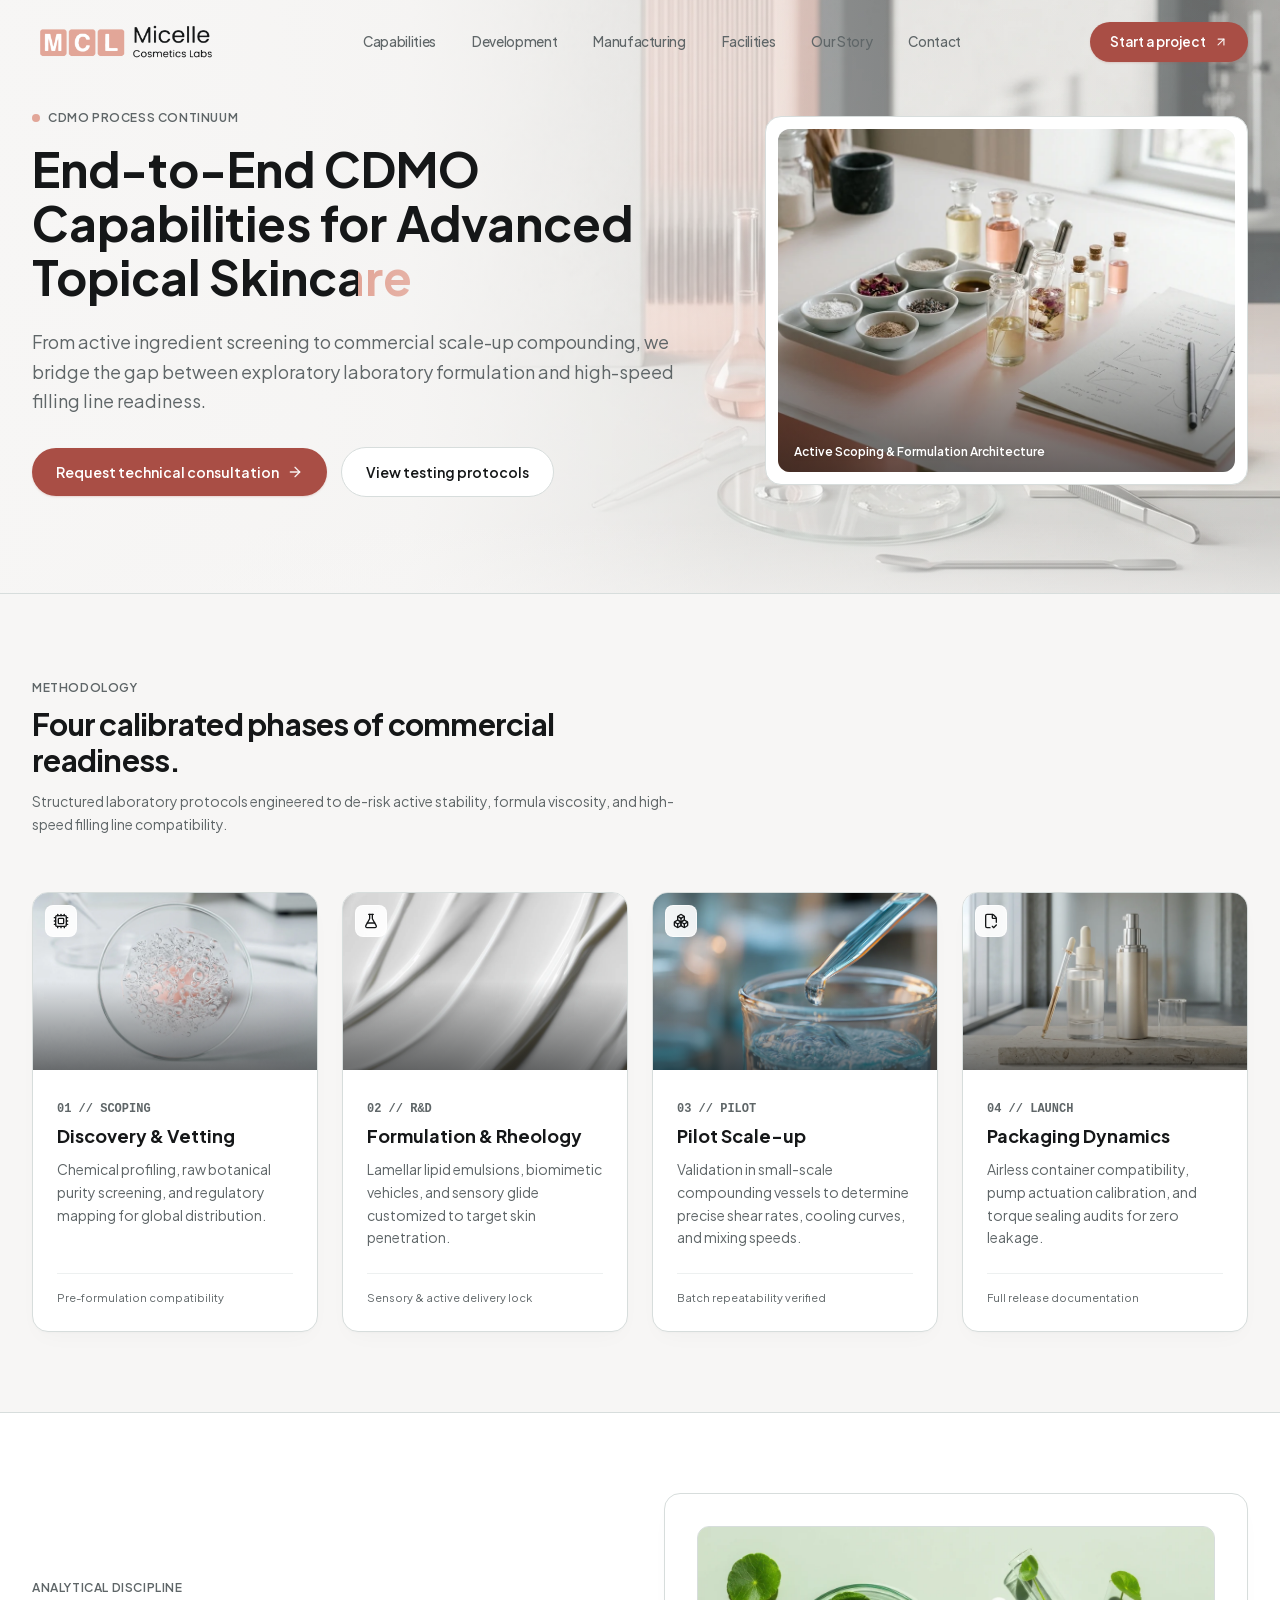
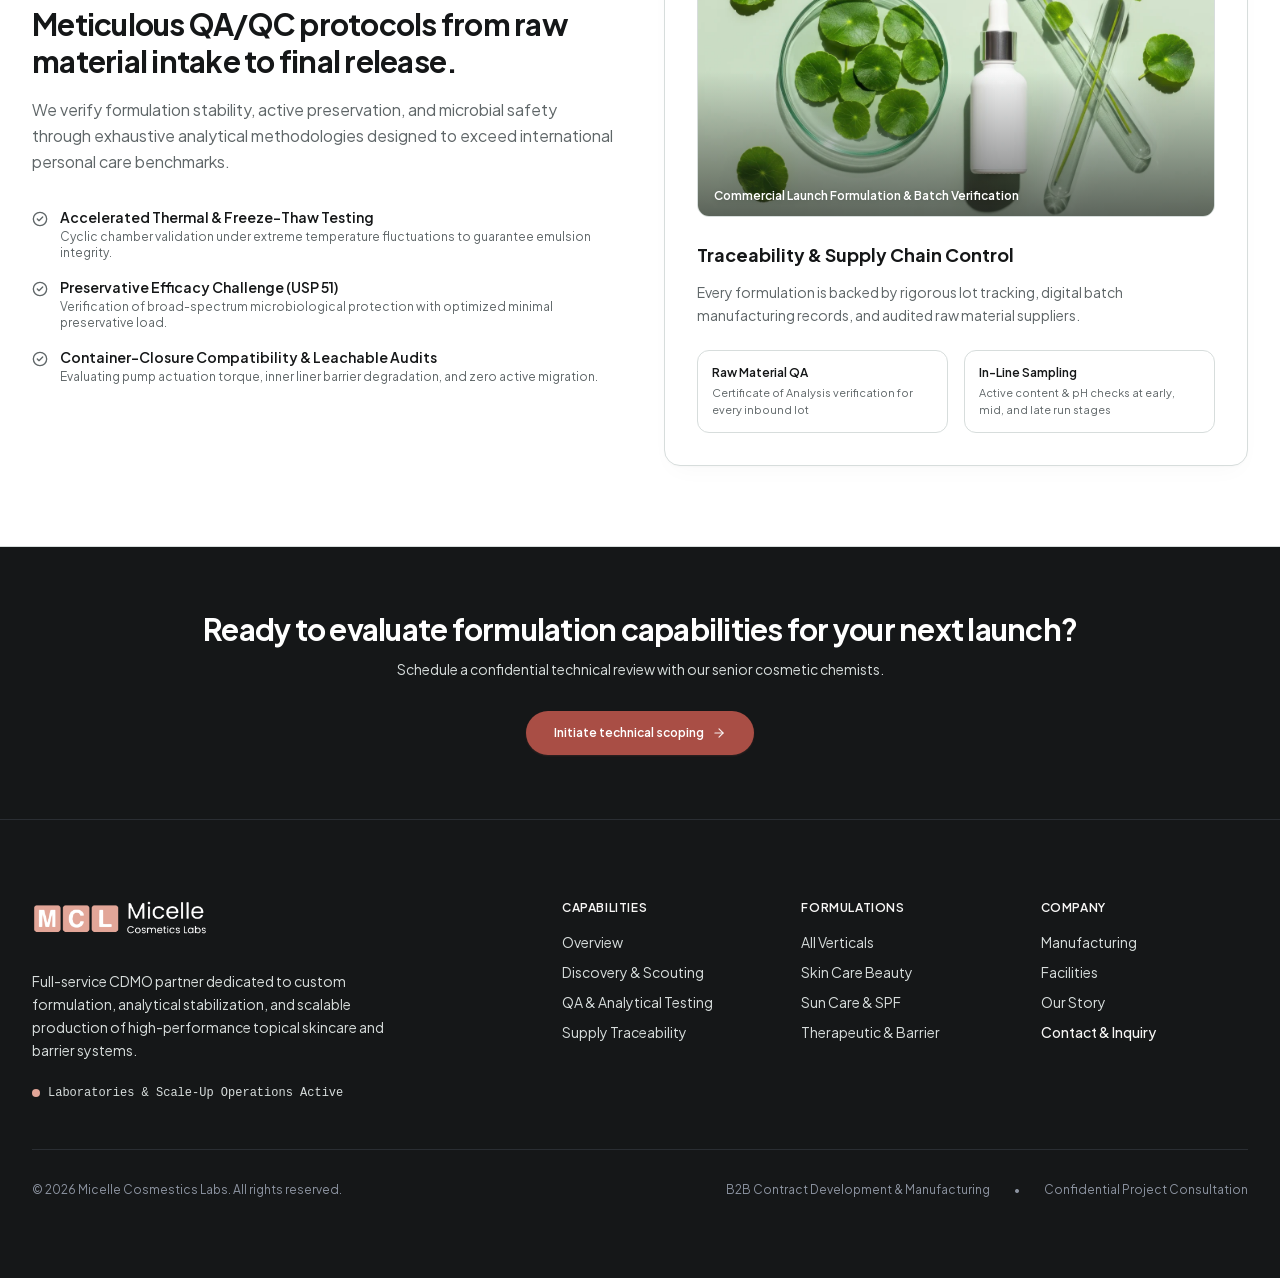
<file: capabilities.html>
<!DOCTYPE html><html lang="en" class="plus_jakarta_sans_40bc8200-module__wdyLVa__variable space_grotesk_f5433c13-module__64039G__variable"><head><meta charSet="utf-8"/><meta name="viewport" content="width=device-width, initial-scale=1"/><link rel="preload" href="/_next/static/media/0c89a48fa5027cee-s.p.2cyn07wtgehh0.woff2" as="font" crossorigin="" type="font/woff2"/><link rel="preload" href="/_next/static/media/fba5a26ea33df6a3-s.p.18rizl4rsrl42.woff2" as="font" crossorigin="" type="font/woff2"/><link rel="preload" as="image" href="/logo-mcl-light.png"/><link rel="preload" as="image" href="/images/hero/hero-capabilities-bg.webp"/><link rel="preload" as="image" href="/images/mcl/capabilities/workshop-materials.webp"/><link rel="stylesheet" href="/_next/static/chunks/3l92rt2dptja0.css" data-precedence="next"/><link rel="preload" as="script" fetchPriority="low" href="/_next/static/chunks/3etzbjpi0_3n5.js"/><script src="/_next/static/chunks/314komiiuixl_.js" async=""></script><script src="/_next/static/chunks/3vy07k1xo1_hr.js" async=""></script><script src="/_next/static/chunks/1f-96vmhzq39b.js" async=""></script><script src="/_next/static/chunks/turbopack-03gz5znu6sd03.js" async=""></script><script src="/_next/static/chunks/10mqz_8f4yp79.js" async="" crossorigin=""></script><script src="/_next/static/chunks/18g0twzhvj4ks.js" async="" crossorigin=""></script><script src="/_next/static/chunks/1wwy-eckzh6ym.js" async="" crossorigin=""></script><title>Technical Capabilities &amp; QA Rigor | Micelle Cosmetics Labs</title><meta name="description" content="End-to-end CDMO capabilities spanning active chemistry screening, custom formulation rheology, pilot scale-up, and container-closure validation."/><meta property="og:title" content="Micelle Cosmestics Labs | Building Brands Through Formulation"/><meta property="og:description" content="Transforming cutting-edge active chemistry and sensory formulation into scalable, market-ready skincare solutions."/><meta property="og:type" content="website"/><meta name="twitter:card" content="summary"/><meta name="twitter:title" content="Micelle Cosmestics Labs | Building Brands Through Formulation"/><meta name="twitter:description" content="Transforming cutting-edge active chemistry and sensory formulation into scalable, market-ready skincare solutions."/><link rel="shortcut icon" href="/favicon.ico"/><link rel="icon" href="/favicon.ico?favicon.2-5iutof9b9de.ico" sizes="64x64" type="image/x-icon"/><link rel="icon" href="/favicon.ico"/><link rel="icon" href="/icon.png" sizes="512x512" type="image/png"/><link rel="apple-touch-icon" href="/icon.png" sizes="512x512" type="image/png"/><meta name="next-size-adjust" content=""/><script src="/_next/static/chunks/0cz1d0mv5g_q7.js" noModule=""></script></head><body class="min-h-[100dvh] bg-[#F7F6F5] text-[#151718] antialiased selection:bg-[#F3DDD8] selection:text-[#151718]"><div hidden=""><!--$--><!--/$--></div><div class="flex min-h-[100dvh] flex-col bg-[#F7F6F5]"><header class="fixed top-0 inset-x-0 z-50 w-full transition-all duration-500 bg-transparent border-b border-transparent py-5"><div class="max-w-7xl mx-auto px-4 sm:px-6 lg:px-8 flex items-center justify-between"><a class="flex items-center gap-3 focus-ring rounded-lg py-1 px-1.5 transition-opacity hover:opacity-90" aria-label="Micelle Cosmestics Labs - Homepage" href="/"><div class="relative h-9 w-[170px] sm:w-[190px] flex items-center"><img alt="Micelle Cosmestics Labs" width="300" height="60" decoding="async" data-nimg="1" class="h-full w-auto object-contain object-left" style="color:transparent" src="/logo-mcl-light.png"/></div></a><nav class="hidden lg:flex items-center gap-1 xl:gap-2 text-[13.5px] font-medium tracking-tight text-[#5F6668]" aria-label="Main Navigation"><a class="px-3.5 py-2 rounded-full transition-colors hover:text-[#151718] hover:bg-[#F3DDD8] focus-ring" href="/capabilities">Capabilities</a><a class="px-3.5 py-2 rounded-full transition-colors hover:text-[#151718] hover:bg-[#F3DDD8] focus-ring" href="/development">Development</a><a class="px-3.5 py-2 rounded-full transition-colors hover:text-[#151718] hover:bg-[#F3DDD8] focus-ring" href="/manufacturing">Manufacturing</a><a class="px-3.5 py-2 rounded-full transition-colors hover:text-[#151718] hover:bg-[#F3DDD8] focus-ring" href="/facilities">Facilities</a><a class="px-3.5 py-2 rounded-full transition-colors hover:text-[#151718] hover:bg-[#F3DDD8] focus-ring" href="/our-story">Our Story</a><a class="px-3.5 py-2 rounded-full transition-colors hover:text-[#151718] hover:bg-[#F3DDD8] focus-ring" href="/contact">Contact</a></nav><div class="hidden lg:flex items-center gap-3"><a class="btn-cta-coral px-5 py-2.5 text-[13.5px] focus-ring" href="/contact"><span>Start a project</span><svg xmlns="http://www.w3.org/2000/svg" width="24" height="24" viewBox="0 0 24 24" fill="none" stroke="currentColor" stroke-width="2" stroke-linecap="round" stroke-linejoin="round" class="lucide lucide-arrow-up-right w-3.5 h-3.5 text-white/90" aria-hidden="true"><path d="M7 7h10v10"></path><path d="M7 17 17 7"></path></svg></a></div><button type="button" class="lg:hidden p-2 rounded-full text-[#151718] hover:bg-[#EDF0F0] focus-ring" aria-expanded="false" aria-controls="mobile-navigation-drawer" aria-label="Open menu"><svg xmlns="http://www.w3.org/2000/svg" width="24" height="24" viewBox="0 0 24 24" fill="none" stroke="currentColor" stroke-width="2" stroke-linecap="round" stroke-linejoin="round" class="lucide lucide-menu w-6 h-6" aria-hidden="true"><path d="M4 5h16"></path><path d="M4 12h16"></path><path d="M4 19h16"></path></svg></button></div></header><div id="mobile-navigation-drawer" class="fixed inset-0 z-40 lg:hidden transition-all duration-300 opacity-0 pointer-events-none" aria-hidden="true"><div class="absolute inset-0 bg-[#151718]/30 backdrop-blur-xs transition-opacity"></div><div class="absolute top-0 right-0 h-full w-[85%] max-w-sm bg-[#FFFFFF] shadow-2xl p-6 flex flex-col justify-between transition-transform duration-300 border-l border-[#D7DDDC] translate-x-full"><div><div class="flex items-center justify-between pb-6 border-b border-[#D7DDDC]"><span class="text-xs uppercase tracking-wider font-semibold text-[#5F6668]">Navigation</span><button type="button" class="p-1.5 rounded-full text-[#5F6668] hover:text-[#151718] hover:bg-[#F3DDD8] focus-ring" aria-label="Close drawer"><svg xmlns="http://www.w3.org/2000/svg" width="24" height="24" viewBox="0 0 24 24" fill="none" stroke="currentColor" stroke-width="2" stroke-linecap="round" stroke-linejoin="round" class="lucide lucide-x w-5 h-5" aria-hidden="true"><path d="M18 6 6 18"></path><path d="m6 6 12 12"></path></svg></button></div><nav class="mt-6 flex flex-col space-y-1.5"><a class="px-4 py-3 rounded-xl text-base font-medium text-[#151718] hover:bg-[#F7F6F5] hover:text-[#A94E45] transition-colors focus-ring" href="/capabilities">Capabilities</a><a class="px-4 py-3 rounded-xl text-base font-medium text-[#151718] hover:bg-[#F7F6F5] hover:text-[#A94E45] transition-colors focus-ring" href="/development">Development</a><a class="px-4 py-3 rounded-xl text-base font-medium text-[#151718] hover:bg-[#F7F6F5] hover:text-[#A94E45] transition-colors focus-ring" href="/manufacturing">Manufacturing</a><a class="px-4 py-3 rounded-xl text-base font-medium text-[#151718] hover:bg-[#F7F6F5] hover:text-[#A94E45] transition-colors focus-ring" href="/facilities">Facilities</a><a class="px-4 py-3 rounded-xl text-base font-medium text-[#151718] hover:bg-[#F7F6F5] hover:text-[#A94E45] transition-colors focus-ring" href="/our-story">Our Story</a><a class="px-4 py-3 rounded-xl text-base font-medium text-[#151718] hover:bg-[#F7F6F5] hover:text-[#A94E45] transition-colors focus-ring" href="/contact">Contact</a></nav></div><div class="pt-6 border-t border-[#D7DDDC]"><a class="btn-cta-coral w-full py-3.5 px-6 text-sm focus-ring" href="/contact"><span>Start a project</span><svg xmlns="http://www.w3.org/2000/svg" width="24" height="24" viewBox="0 0 24 24" fill="none" stroke="currentColor" stroke-width="2" stroke-linecap="round" stroke-linejoin="round" class="lucide lucide-arrow-up-right w-4 h-4 text-white/90" aria-hidden="true"><path d="M7 7h10v10"></path><path d="M7 17 17 7"></path></svg></a><p class="mt-4 text-center text-xs text-[#5F6668]">Micelle Cosmestics Labs</p></div></div></div><main id="main-content" class="flex-1"><section class="relative pt-[86px] pb-14 sm:pt-[92px] sm:pb-20 lg:pt-[104px] lg:pb-24 border-b border-[#D7DDDC] bg-gradient-to-b from-[#F7F6F5] via-[#FFFFFF] to-[#F7F6F5] overflow-hidden"><div class="absolute inset-0 z-0 overflow-hidden pointer-events-none select-none " aria-hidden="true"><div class="relative w-full h-full opacity-42 sm:opacity-55 lg:opacity-65"><img alt="Atmospheric cosmetic formulation and research glassware background" decoding="async" data-nimg="fill" class="object-cover object-right md:object-right" style="position:absolute;height:100%;width:100%;left:0;top:0;right:0;bottom:0;color:transparent" src="/images/hero/hero-capabilities-bg.webp"/></div><div class="absolute inset-0" style="background:linear-gradient(90deg, rgba(247,246,245,0.98) 0%, rgba(247,246,245,0.90) 32%, rgba(247,246,245,0.30) 58%, rgba(247,246,245,0.02) 100%)"></div><div class="absolute inset-0 md:hidden" style="background:linear-gradient(180deg, rgba(247,246,245,0.94) 0%, rgba(247,246,245,0.86) 52%, rgba(247,246,245,0.60) 100%)"></div><div class="absolute inset-0 pointer-events-none" style="background:linear-gradient(180deg, transparent 0%, transparent 88%, rgba(247,246,245,0.5) 100%)"></div></div><div class="max-w-7xl mx-auto px-4 sm:px-6 lg:px-8"><div class="grid grid-cols-1 lg:grid-cols-12 gap-10 items-center"><div class="lg:col-span-7 relative z-10"><div class="inline-flex items-center gap-2 mb-4 text-xs font-semibold tracking-wider uppercase text-[#5F6668]"><span class="w-2 h-2 rounded-full bg-[#E2A698]"></span><span>CDMO Process Continuum</span></div><h1 class="text-3xl sm:text-4xl lg:text-5xl font-bold tracking-normal text-[#151718] leading-[1.12] pb-1"><span class="inline text-inherit motion-reduce:!text-[#151718] motion-reduce:!bg-none" style="color:transparent;background-clip:text;-webkit-background-clip:text;background-size:100% 100%;background-image:linear-gradient(90deg, #E2A698 -34.00%, #F3DDD8 -17.00%, #A94E45 0.00%, transparent 0.00%, transparent 100%)">End-to-End CDMO Capabilities for Advanced Topical Skincare</span></h1><p class="mt-5 text-base sm:text-lg text-[#5F6668] leading-relaxed max-w-2xl">From active ingredient screening to commercial scale-up compounding, we bridge the gap between exploratory laboratory formulation and high-speed filling line readiness.</p><div class="mt-8 flex flex-col sm:flex-row items-stretch sm:items-center gap-3.5"><a class="btn-cta-coral px-6 py-3.5 text-sm focus-ring text-center" href="/contact"><span>Request technical consultation</span><svg xmlns="http://www.w3.org/2000/svg" width="24" height="24" viewBox="0 0 24 24" fill="none" stroke="currentColor" stroke-width="2" stroke-linecap="round" stroke-linejoin="round" class="lucide lucide-arrow-right w-4 h-4 text-white/90" aria-hidden="true"><path d="M5 12h14"></path><path d="m12 5 7 7-7 7"></path></svg></a><a href="#testing" class="btn-secondary px-6 py-3.5 text-sm focus-ring text-center"><span>View testing protocols</span></a></div></div><div class="lg:col-span-5 relative z-20"><div class="bento-card p-3 bg-white border border-[#D7DDDC] shadow-md overflow-hidden"><div class="relative aspect-[4/3] w-full rounded-xl overflow-hidden bg-[#EDF0F0]"><img alt="Discovery workshop materials, raw botanical actives tray and formulation briefing sheets" decoding="async" data-nimg="fill" class="object-cover object-center" style="position:absolute;height:100%;width:100%;left:0;top:0;right:0;bottom:0;color:transparent" src="/images/mcl/capabilities/workshop-materials.webp"/><div class="absolute inset-0 bg-gradient-to-t from-[#151718]/60 via-transparent to-transparent pointer-events-none"></div><div class="absolute bottom-3 left-4 text-xs font-semibold text-white drop-shadow-sm">Active Scoping &amp; Formulation Architecture</div></div></div></div></div></div></section><section class="py-20 bg-[#F7F6F5] border-b border-[#D7DDDC]"><div class="max-w-7xl mx-auto px-4 sm:px-6 lg:px-8"><div class="max-w-2xl mb-14"><span class="text-xs uppercase tracking-wider font-semibold text-[#5F6668]">Methodology</span><h2 class="mt-2 text-3xl font-bold tracking-tight text-[#151718]">Four calibrated phases of commercial readiness.</h2><p class="mt-3 text-sm text-[#5F6668] leading-relaxed">Structured laboratory protocols engineered to de-risk active stability, formula viscosity, and high-speed filling line compatibility.</p></div><div class="grid grid-cols-1 md:grid-cols-2 lg:grid-cols-4 gap-6"><div class="bento-card bg-white border border-[#D7DDDC] overflow-hidden flex flex-col justify-between group hover:border-[#E2A698] transition-all"><div class="relative aspect-[16/10] w-full bg-[#EDF0F0] overflow-hidden"><img alt="Scientific optical disc macro of active ingredient micellar structure" loading="lazy" decoding="async" data-nimg="fill" class="object-cover object-center transition-transform duration-700 group-hover:scale-105" style="position:absolute;height:100%;width:100%;left:0;top:0;right:0;bottom:0;color:transparent" src="/images/mcl/capabilities/active-ingredient-macro.webp"/><div class="absolute inset-0 bg-gradient-to-t from-[#151718]/60 via-transparent to-transparent pointer-events-none"></div><div class="absolute top-3 left-3 w-8 h-8 rounded-lg bg-white/90 backdrop-blur-xs flex items-center justify-center text-[#151718] border border-white/60"><svg xmlns="http://www.w3.org/2000/svg" width="24" height="24" viewBox="0 0 24 24" fill="none" stroke="currentColor" stroke-width="2" stroke-linecap="round" stroke-linejoin="round" class="lucide lucide-cpu w-4 h-4" aria-hidden="true"><path d="M12 20v2"></path><path d="M12 2v2"></path><path d="M17 20v2"></path><path d="M17 2v2"></path><path d="M2 12h2"></path><path d="M2 17h2"></path><path d="M2 7h2"></path><path d="M20 12h2"></path><path d="M20 17h2"></path><path d="M20 7h2"></path><path d="M7 20v2"></path><path d="M7 2v2"></path><rect x="4" y="4" width="16" height="16" rx="2"></rect><rect x="8" y="8" width="8" height="8" rx="1"></rect></svg></div></div><div class="p-6 flex-1 flex flex-col justify-between"><div><span class="text-xs font-mono font-semibold text-[#5F6668]">01 // SCOPING</span><h3 class="mt-1 text-lg font-bold text-[#151718]">Discovery &amp; Vetting</h3><p class="mt-2 text-xs sm:text-sm text-[#5F6668] leading-relaxed">Chemical profiling, raw botanical purity screening, and regulatory mapping for global distribution.</p></div><div class="mt-6 pt-4 border-t border-[#EDF0F0] text-[11px] text-[#5F6668]">Pre-formulation compatibility</div></div></div><div class="bento-card bg-white border border-[#D7DDDC] overflow-hidden flex flex-col justify-between group hover:border-[#E2A698] transition-all"><div class="relative aspect-[16/10] w-full bg-[#EDF0F0] overflow-hidden"><img alt="Silky cosmetic cream ripples and emulsion texture swatches" loading="lazy" decoding="async" data-nimg="fill" class="object-cover object-center transition-transform duration-700 group-hover:scale-105" style="position:absolute;height:100%;width:100%;left:0;top:0;right:0;bottom:0;color:transparent" src="/images/mcl/capabilities/texture-trio.webp"/><div class="absolute inset-0 bg-gradient-to-t from-[#151718]/60 via-transparent to-transparent pointer-events-none"></div><div class="absolute top-3 left-3 w-8 h-8 rounded-lg bg-white/90 backdrop-blur-xs flex items-center justify-center text-[#151718] border border-white/60"><svg xmlns="http://www.w3.org/2000/svg" width="24" height="24" viewBox="0 0 24 24" fill="none" stroke="currentColor" stroke-width="2" stroke-linecap="round" stroke-linejoin="round" class="lucide lucide-flask-conical w-4 h-4" aria-hidden="true"><path d="M14 2v6a2 2 0 0 0 .245.96l5.51 10.08A2 2 0 0 1 18 22H6a2 2 0 0 1-1.755-2.96l5.51-10.08A2 2 0 0 0 10 8V2"></path><path d="M6.453 15h11.094"></path><path d="M8.5 2h7"></path></svg></div></div><div class="p-6 flex-1 flex flex-col justify-between"><div><span class="text-xs font-mono font-semibold text-[#5F6668]">02 // R&amp;D</span><h3 class="mt-1 text-lg font-bold text-[#151718]">Formulation &amp; Rheology</h3><p class="mt-2 text-xs sm:text-sm text-[#5F6668] leading-relaxed">Lamellar lipid emulsions, biomimetic vehicles, and sensory glide customized to target skin penetration.</p></div><div class="mt-6 pt-4 border-t border-[#EDF0F0] text-[11px] text-[#5F6668]">Sensory &amp; active delivery lock</div></div></div><div class="bento-card bg-white border border-[#D7DDDC] overflow-hidden flex flex-col justify-between group hover:border-[#E2A698] transition-all"><div class="relative aspect-[16/10] w-full bg-[#EDF0F0] overflow-hidden"><img alt="Analytical laboratory formulation testing with precision pipette and testing beaker" loading="lazy" decoding="async" data-nimg="fill" class="object-cover object-center transition-transform duration-700 group-hover:scale-105" style="position:absolute;height:100%;width:100%;left:0;top:0;right:0;bottom:0;color:transparent" src="/images/mcl/capabilities/testing-equipment.webp"/><div class="absolute inset-0 bg-gradient-to-t from-[#151718]/60 via-transparent to-transparent pointer-events-none"></div><div class="absolute top-3 left-3 w-8 h-8 rounded-lg bg-white/90 backdrop-blur-xs flex items-center justify-center text-[#151718] border border-white/60"><svg xmlns="http://www.w3.org/2000/svg" width="24" height="24" viewBox="0 0 24 24" fill="none" stroke="currentColor" stroke-width="2" stroke-linecap="round" stroke-linejoin="round" class="lucide lucide-boxes w-4 h-4" aria-hidden="true"><path d="M2.97 12.92A2 2 0 0 0 2 14.63v3.24a2 2 0 0 0 .97 1.71l3 1.8a2 2 0 0 0 2.06 0L12 19v-5.5l-5-3-4.03 2.42Z"></path><path d="m7 16.5-4.74-2.85"></path><path d="m7 16.5 5-3"></path><path d="M7 16.5v5.17"></path><path d="M12 13.5V19l3.97 2.38a2 2 0 0 0 2.06 0l3-1.8a2 2 0 0 0 .97-1.71v-3.24a2 2 0 0 0-.97-1.71L17 10.5l-5 3Z"></path><path d="m17 16.5-5-3"></path><path d="m17 16.5 4.74-2.85"></path><path d="M17 16.5v5.17"></path><path d="M7.97 4.42A2 2 0 0 0 7 6.13v4.37l5 3 5-3V6.13a2 2 0 0 0-.97-1.71l-3-1.8a2 2 0 0 0-2.06 0l-3 1.8Z"></path><path d="M12 8 7.26 5.15"></path><path d="m12 8 4.74-2.85"></path><path d="M12 13.5V8"></path></svg></div></div><div class="p-6 flex-1 flex flex-col justify-between"><div><span class="text-xs font-mono font-semibold text-[#5F6668]">03 // PILOT</span><h3 class="mt-1 text-lg font-bold text-[#151718]">Pilot Scale-up</h3><p class="mt-2 text-xs sm:text-sm text-[#5F6668] leading-relaxed">Validation in small-scale compounding vessels to determine precise shear rates, cooling curves, and mixing speeds.</p></div><div class="mt-6 pt-4 border-t border-[#EDF0F0] text-[11px] text-[#5F6668]">Batch repeatability verified</div></div></div><div class="bento-card bg-white border border-[#D7DDDC] overflow-hidden flex flex-col justify-between group hover:border-[#E2A698] transition-all"><div class="relative aspect-[16/10] w-full bg-[#EDF0F0] overflow-hidden"><img alt="Unbranded luxury cosmetic bottles, droppers, and packaging design prototypes" loading="lazy" decoding="async" data-nimg="fill" class="object-cover object-center transition-transform duration-700 group-hover:scale-105" style="position:absolute;height:100%;width:100%;left:0;top:0;right:0;bottom:0;color:transparent" src="/images/mcl/capabilities/packaging-prototyping.webp"/><div class="absolute inset-0 bg-gradient-to-t from-[#151718]/60 via-transparent to-transparent pointer-events-none"></div><div class="absolute top-3 left-3 w-8 h-8 rounded-lg bg-white/90 backdrop-blur-xs flex items-center justify-center text-[#151718] border border-white/60"><svg xmlns="http://www.w3.org/2000/svg" width="24" height="24" viewBox="0 0 24 24" fill="none" stroke="currentColor" stroke-width="2" stroke-linecap="round" stroke-linejoin="round" class="lucide lucide-file-check-corner lucide-file-check-2 w-4 h-4" aria-hidden="true"><path d="M10.5 22H6a2 2 0 0 1-2-2V4a2 2 0 0 1 2-2h8a2.4 2.4 0 0 1 1.706.706l3.588 3.588A2.4 2.4 0 0 1 20 8v6"></path><path d="M14 2v5a1 1 0 0 0 1 1h5"></path><path d="m14 20 2 2 4-4"></path></svg></div></div><div class="p-6 flex-1 flex flex-col justify-between"><div><span class="text-xs font-mono font-semibold text-[#5F6668]">04 // LAUNCH</span><h3 class="mt-1 text-lg font-bold text-[#151718]">Packaging Dynamics</h3><p class="mt-2 text-xs sm:text-sm text-[#5F6668] leading-relaxed">Airless container compatibility, pump actuation calibration, and torque sealing audits for zero leakage.</p></div><div class="mt-6 pt-4 border-t border-[#EDF0F0] text-[11px] text-[#5F6668]">Full release documentation</div></div></div></div></div></section><section id="testing" class="py-20 bg-white border-b border-[#D7DDDC]"><div class="max-w-7xl mx-auto px-4 sm:px-6 lg:px-8"><div class="grid grid-cols-1 lg:grid-cols-12 gap-12 items-center"><div class="lg:col-span-6"><span class="text-xs uppercase tracking-wider font-semibold text-[#5F6668]">Analytical Discipline</span><h2 class="mt-2 text-3xl font-bold tracking-tight text-[#151718] leading-tight">Meticulous QA/QC protocols from raw material intake to final release.</h2><p class="mt-4 text-base text-[#5F6668] leading-relaxed">We verify formulation stability, active preservation, and microbial safety through exhaustive analytical methodologies designed to exceed international personal care benchmarks.</p><div class="mt-8 space-y-4"><div class="flex items-start gap-3"><svg xmlns="http://www.w3.org/2000/svg" width="24" height="24" viewBox="0 0 24 24" fill="none" stroke="currentColor" stroke-width="2" stroke-linecap="round" stroke-linejoin="round" class="lucide lucide-circle-check lucide-check-circle-2 w-4 h-4 text-[#5F6668] shrink-0 mt-1" aria-hidden="true"><circle cx="12" cy="12" r="10"></circle><path d="m16 9-5.5 5.5L8 12"></path></svg><div><h3 class="text-sm font-semibold text-[#151718]">Accelerated Thermal &amp; Freeze-Thaw Testing</h3><p class="text-xs text-[#5F6668] mt-0.5">Cyclic chamber validation under extreme temperature fluctuations to guarantee emulsion integrity.</p></div></div><div class="flex items-start gap-3"><svg xmlns="http://www.w3.org/2000/svg" width="24" height="24" viewBox="0 0 24 24" fill="none" stroke="currentColor" stroke-width="2" stroke-linecap="round" stroke-linejoin="round" class="lucide lucide-circle-check lucide-check-circle-2 w-4 h-4 text-[#5F6668] shrink-0 mt-1" aria-hidden="true"><circle cx="12" cy="12" r="10"></circle><path d="m16 9-5.5 5.5L8 12"></path></svg><div><h3 class="text-sm font-semibold text-[#151718]">Preservative Efficacy Challenge (USP 51)</h3><p class="text-xs text-[#5F6668] mt-0.5">Verification of broad-spectrum microbiological protection with optimized minimal preservative load.</p></div></div><div class="flex items-start gap-3"><svg xmlns="http://www.w3.org/2000/svg" width="24" height="24" viewBox="0 0 24 24" fill="none" stroke="currentColor" stroke-width="2" stroke-linecap="round" stroke-linejoin="round" class="lucide lucide-circle-check lucide-check-circle-2 w-4 h-4 text-[#5F6668] shrink-0 mt-1" aria-hidden="true"><circle cx="12" cy="12" r="10"></circle><path d="m16 9-5.5 5.5L8 12"></path></svg><div><h3 class="text-sm font-semibold text-[#151718]">Container-Closure Compatibility &amp; Leachable Audits</h3><p class="text-xs text-[#5F6668] mt-0.5">Evaluating pump actuation torque, inner liner barrier degradation, and zero active migration.</p></div></div></div></div><div class="lg:col-span-6"><div class="bento-card p-6 sm:p-8 bg-[#F7F6F5] border border-[#D7DDDC] rounded-2xl"><div class="relative aspect-[16/9] w-full rounded-xl overflow-hidden bg-[#EDF0F0] border border-[#D7DDDC] mb-6 group"><img alt="Cosmetic product launch validation materials, botanical extracts and unbranded prototype bottles" loading="lazy" decoding="async" data-nimg="fill" class="object-cover object-center transition-transform duration-700 group-hover:scale-105" style="position:absolute;height:100%;width:100%;left:0;top:0;right:0;bottom:0;color:transparent" src="/images/mcl/capabilities/launch-prep-materials.webp"/><div class="absolute inset-0 bg-gradient-to-t from-[#151718]/60 via-transparent to-transparent pointer-events-none"></div><div class="absolute bottom-3 left-4 text-xs font-semibold text-white drop-shadow-sm">Commercial Launch Formulation &amp; Batch Verification</div></div><h3 class="text-lg font-bold text-[#151718] mb-3">Traceability &amp; Supply Chain Control</h3><p class="text-xs sm:text-sm text-[#5F6668] leading-relaxed mb-6">Every formulation is backed by rigorous lot tracking, digital batch manufacturing records, and audited raw material suppliers.</p><div class="grid grid-cols-2 gap-3 sm:gap-4"><div class="p-3.5 rounded-xl bg-white border border-[#D7DDDC]"><div class="text-xs font-semibold text-[#151718]">Raw Material QA</div><div class="text-[11px] text-[#5F6668] mt-1">Certificate of Analysis verification for every inbound lot</div></div><div class="p-3.5 rounded-xl bg-white border border-[#D7DDDC]"><div class="text-xs font-semibold text-[#151718]">In-Line Sampling</div><div class="text-[11px] text-[#5F6668] mt-1">Active content &amp; pH checks at early, mid, and late run stages</div></div></div></div></div></div></div></section><section class="py-16 bg-[#151718] text-white"><div class="max-w-7xl mx-auto px-4 sm:px-6 lg:px-8 text-center"><h2 class="text-2xl sm:text-3xl font-bold tracking-tight">Ready to evaluate formulation capabilities for your next launch?</h2><p class="mt-3 text-sm text-[#D7DDDC] max-w-xl mx-auto">Schedule a confidential technical review with our senior cosmetic chemists.</p><div class="mt-8"><a class="btn-cta-coral px-7 py-3.5 text-xs font-semibold focus-ring inline-flex items-center gap-2" href="/contact"><span>Initiate technical scoping</span><svg xmlns="http://www.w3.org/2000/svg" width="24" height="24" viewBox="0 0 24 24" fill="none" stroke="currentColor" stroke-width="2" stroke-linecap="round" stroke-linejoin="round" class="lucide lucide-arrow-right w-3.5 h-3.5 text-white/90" aria-hidden="true"><path d="M5 12h14"></path><path d="m12 5 7 7-7 7"></path></svg></a></div></div></section></main><footer class="bg-[#151718] border-t border-[#2A2E33] py-14 md:py-20 text-[#D7DDDC]" aria-labelledby="footer-heading"><div class="max-w-7xl mx-auto px-4 sm:px-6 lg:px-8"><h2 id="footer-heading" class="sr-only">Footer</h2><div class="grid grid-cols-1 md:grid-cols-12 gap-10 lg:gap-14 pb-12 border-b border-[#2A2E33]"><div class="md:col-span-5 flex flex-col justify-between"><div><a class="inline-block relative h-9 w-[180px] mb-4 focus-ring focus-visible:ring-offset-[#151718] rounded-md" aria-label="Micelle Cosmestics Labs - Homepage" href="/"><img alt="Micelle Cosmestics Labs" loading="lazy" width="300" height="60" decoding="async" data-nimg="1" class="h-full w-auto object-contain object-left" style="color:transparent" src="/logo-mcl-dark.png"/></a><p class="text-xs sm:text-sm text-[#D7DDDC] leading-relaxed max-w-sm mt-3">Full-service CDMO partner dedicated to custom formulation, analytical stabilization, and scalable production of high-performance topical skincare and barrier systems.</p></div><div class="mt-6 flex items-center gap-2 text-xs font-mono text-[#D7DDDC]"><span class="w-2 h-2 rounded-full bg-[#E2A698]"></span><span>Laboratories &amp; Scale-Up Operations Active</span></div></div><div class="md:col-span-7 grid grid-cols-2 sm:grid-cols-3 gap-8"><div><div class="text-xs font-semibold uppercase tracking-wider text-[#F7F6F5] mb-4">Capabilities</div><ul class="space-y-2.5 text-xs sm:text-sm"><li><a class="text-[#D7DDDC] hover:text-[#E2A698] transition-colors focus-ring focus-visible:ring-offset-[#151718] rounded-xs" href="/capabilities">Overview</a></li><li><a class="text-[#D7DDDC] hover:text-[#E2A698] transition-colors focus-ring focus-visible:ring-offset-[#151718] rounded-xs" href="/capabilities#discovery">Discovery &amp; Scouting</a></li><li><a class="text-[#D7DDDC] hover:text-[#E2A698] transition-colors focus-ring focus-visible:ring-offset-[#151718] rounded-xs" href="/capabilities#testing">QA &amp; Analytical Testing</a></li><li><a class="text-[#D7DDDC] hover:text-[#E2A698] transition-colors focus-ring focus-visible:ring-offset-[#151718] rounded-xs" href="/capabilities#supply-chain">Supply Traceability</a></li></ul></div><div><div class="text-xs font-semibold uppercase tracking-wider text-[#F7F6F5] mb-4">Formulations</div><ul class="space-y-2.5 text-xs sm:text-sm"><li><a class="text-[#D7DDDC] hover:text-[#E2A698] transition-colors focus-ring focus-visible:ring-offset-[#151718] rounded-xs" href="/development">All Verticals</a></li><li><a class="text-[#D7DDDC] hover:text-[#E2A698] transition-colors focus-ring focus-visible:ring-offset-[#151718] rounded-xs" href="/development#beauty">Skin Care Beauty</a></li><li><a class="text-[#D7DDDC] hover:text-[#E2A698] transition-colors focus-ring focus-visible:ring-offset-[#151718] rounded-xs" href="/development#suncare">Sun Care &amp; SPF</a></li><li><a class="text-[#D7DDDC] hover:text-[#E2A698] transition-colors focus-ring focus-visible:ring-offset-[#151718] rounded-xs" href="/development#therapeutic">Therapeutic &amp; Barrier</a></li></ul></div><div><div class="text-xs font-semibold uppercase tracking-wider text-[#F7F6F5] mb-4">Company</div><ul class="space-y-2.5 text-xs sm:text-sm"><li><a class="text-[#D7DDDC] hover:text-[#E2A698] transition-colors focus-ring focus-visible:ring-offset-[#151718] rounded-xs" href="/manufacturing">Manufacturing</a></li><li><a class="text-[#D7DDDC] hover:text-[#E2A698] transition-colors focus-ring focus-visible:ring-offset-[#151718] rounded-xs" href="/facilities">Facilities</a></li><li><a class="text-[#D7DDDC] hover:text-[#E2A698] transition-colors focus-ring focus-visible:ring-offset-[#151718] rounded-xs" href="/our-story">Our Story</a></li><li><a class="text-[#F7F6F5] hover:text-[#E2A698] transition-colors focus-ring focus-visible:ring-offset-[#151718] rounded-xs font-medium" href="/contact">Contact &amp; Inquiry</a></li></ul></div></div></div><div class="pt-8 flex flex-col sm:flex-row items-center justify-between gap-4 text-xs text-[#8C93A0]"><div>© <!-- -->2026<!-- --> <!-- -->Micelle Cosmestics Labs<!-- -->. All rights reserved.</div><div class="flex items-center gap-6"><span>B2B Contract Development &amp; Manufacturing</span><span>•</span><span>Confidential Project Consultation</span></div></div></div></footer></div><!--$--><!--/$--><script src="/_next/static/chunks/3etzbjpi0_3n5.js" id="_R_" async=""></script><script>(self.__next_f=self.__next_f||[]).push([0])</script><script>self.__next_f.push([1,"1:\"$Sreact.fragment\"\n2:I[74825,[\"/_next/static/chunks/10mqz_8f4yp79.js\"],\"default\"]\n3:I[75093,[\"/_next/static/chunks/10mqz_8f4yp79.js\"],\"default\"]\n4:I[45872,[\"/_next/static/chunks/10mqz_8f4yp79.js\",\"/_next/static/chunks/18g0twzhvj4ks.js\",\"/_next/static/chunks/1wwy-eckzh6ym.js\"],\"Header\"]\n5:I[30036,[\"/_next/static/chunks/10mqz_8f4yp79.js\",\"/_next/static/chunks/18g0twzhvj4ks.js\",\"/_next/static/chunks/1wwy-eckzh6ym.js\"],\"Image\"]\n13:I[83989,[\"/_next/static/chunks/10mqz_8f4yp79.js\"],\"default\",1]\n:HL[\"/_next/static/chunks/3l92rt2dptja0.css\",\"style\"]\n:HL[\"/_next/static/media/0c89a48fa5027cee-s.p.2cyn07wtgehh0.woff2\",\"font\",{\"crossOrigin\":\"\",\"type\":\"font/woff2\"}]\n:HL[\"/_next/static/media/fba5a26ea33df6a3-s.p.18rizl4rsrl42.woff2\",\"font\",{\"crossOrigin\":\"\",\"type\":\"font/woff2\"}]\n11:X\n0:{\"P\":null,\"c\":[\"\",\"capabilities\"],\"q\":\"\",\"i\":false,\"f\":[[[\"\",{\"children\":[\"capabilities\",{\"children\":[\"__PAGE__\",{},\"$undefined\",\"$undefined\",4608]},\"$undefined\",\"$undefined\",4608]},\"$undefined\",\"$undefined\",4624],[[\"$\",\"$1\",\"c\",{\"children\":[[[\"$\",\"link\",\"0\",{\"rel\":\"stylesheet\",\"href\":\"/_next/static/chunks/3l92rt2dptja0.css\",\"precedence\":\"next\",\"crossOrigin\":\"$undefined\",\"nonce\":\"$undefined\"}],[\"$\",\"script\",\"script-0\",{\"src\":\"/_next/static/chunks/10mqz_8f4yp79.js\",\"async\":true,\"nonce\":\"$undefined\"}]],[\"$\",\"html\",null,{\"lang\":\"en\",\"className\":\"plus_jakarta_sans_40bc8200-module__wdyLVa__variable space_grotesk_f5433c13-module__64039G__variable\",\"children\":[\"$\",\"body\",null,{\"className\":\"min-h-[100dvh] bg-[#F7F6F5] text-[#151718] antialiased selection:bg-[#F3DDD8] selection:text-[#151718]\",\"children\":[\"$\",\"$L2\",null,{\"parallelRouterKey\":\"children\",\"error\":\"$undefined\",\"errorStyles\":\"$undefined\",\"errorScripts\":\"$undefined\",\"template\":[\"$\",\"$L3\",null,{}],\"templateStyles\":\"$undefined\",\"templateScripts\":\"$undefined\",\"notFound\":[[[\"$\",\"title\",null,{\"children\":\"404: This page could not be found.\"}],[\"$\",\"div\",null,{\"style\":{\"fontFamily\":\"system-ui,\\\"Segoe UI\\\",Roboto,Helvetica,Arial,sans-serif,\\\"Apple Color Emoji\\\",\\\"Segoe UI Emoji\\\"\",\"height\":\"100vh\",\"textAlign\":\"center\",\"display\":\"flex\",\"flexDirection\":\"column\",\"alignItems\":\"center\",\"justifyContent\":\"center\"},\"children\":[\"$\",\"div\",null,{\"children\":[[\"$\",\"style\",null,{\"dangerouslySetInnerHTML\":{\"__html\":\"body{color:#000;background:#fff;margin:0}.next-error-h1{border-right:1px solid rgba(0,0,0,.3)}@media (prefers-color-scheme:dark){body{color:#fff;background:#000}.next-error-h1{border-right:1px solid rgba(255,255,255,.3)}}\"}}],[\"$\",\"h1\",null,{\"className\":\"next-error-h1\",\"style\":{\"display\":\"inline-block\",\"margin\":\"0 20px 0 0\",\"padding\":\"0 23px 0 0\",\"fontSize\":24,\"fontWeight\":500,\"verticalAlign\":\"top\",\"lineHeight\":\"49px\"},\"children\":404}],[\"$\",\"div\",null,{\"style\":{\"display\":\"inline-block\"},\"children\":[\"$\",\"h2\",null,{\"style\":{\"fontSize\":14,\"fontWeight\":400,\"lineHeight\":\"49px\",\"margin\":0},\"children\":\"This page could not be found.\"}]}]]}]}]],[]],\"forbidden\":\"$undefined\",\"unauthorized\":\"$undefined\"}]}]}]]}],{\"children\":[[\"$\",\"$1\",\"c\",{\"children\":[null,[\"$\",\"$L2\",null,{\"parallelRouterKey\":\"children\",\"error\":\"$undefined\",\"errorStyles\":\"$undefined\",\"errorScripts\":\"$undefined\",\"template\":[\"$\",\"$L3\",null,{}],\"templateStyles\":\"$undefined\",\"templateScripts\":\"$undefined\",\"notFound\":\"$undefined\",\"forbidden\":\"$undefined\",\"unauthorized\":\"$undefined\"}]]}],{\"children\":[[\"$\",\"$1\",\"c\",{\"children\":[[\"$\",\"div\",null,{\"className\":\"flex min-h-[100dvh] flex-col bg-[#F7F6F5]\",\"children\":[[\"$\",\"$L4\",null,{}],[\"$\",\"main\",null,{\"id\":\"main-content\",\"className\":\"flex-1\",\"children\":[[\"$\",\"section\",null,{\"className\":\"relative pt-[86px] pb-14 sm:pt-[92px] sm:pb-20 lg:pt-[104px] lg:pb-24 border-b border-[#D7DDDC] bg-gradient-to-b from-[#F7F6F5] via-[#FFFFFF] to-[#F7F6F5] overflow-hidden\",\"children\":[[\"$\",\"div\",null,{\"className\":\"absolute inset-0 z-0 overflow-hidden pointer-events-none select-none \",\"aria-hidden\":\"true\",\"children\":[[\"$\",\"div\",null,{\"className\":\"relative w-full h-full opacity-42 sm:opacity-55 lg:opacity-65\",\"children\":[\"$\",\"$L5\",null,{\"src\":\"/images/hero/hero-capabilities-bg.webp\",\"alt\":\"Atmospheric cosmetic formulation and research glassware background\",\"fill\":true,\"priority\":true,\"sizes\":\"100vw\",\"quality\":88,\"className\":\"object-cover object-right md:object-right\"}]}],[\"$\",\"div\",null,{\"className\":\"absolute inset-0\",\"style\":{\"background\":\"linear-gradient(90deg, rgba(247,246,245,0.98) 0%, rgba(247,246,245,0.90) 32%, rgba(247,246,245,0.30) 58%, rgba(247,246,245,0.02) 100%)\"}}],[\"$\",\"div\",null,{\"className\":\"absolute inset-0 md:hidden\",\"style\":{\"background\":\"linear-gradient(180deg, rgba(247,246,245,0.94) 0%, rgba(247,246,245,0.86) 52%, rgba(247,246,245,0.60) 100%)\"}}],[\"$\",\"div\",null,{\"className\":\"absolute inset-0 pointer-events-none\",\"style\":{\"background\":\"linear-gradient(180deg, transparent 0%, transparent 88%, rgba(247,246,245,0.5) 100%)\"}}]]}],[\"$\",\"div\",null,{\"className\":\"max-w-7xl mx-auto px-4 sm:px-6 lg:px-8\",\"children\":[\"$\",\"div\",null,{\"className\":\"grid grid-cols-1 lg:grid-cols-12 gap-10 items-center\",\"children\":[[\"$\",\"div\",null,{\"className\":\"lg:col-span-7 relative z-10\",\"children\":[[\"$\",\"div\",null,{\"className\":\"inline-flex items-center gap-2 mb-4 text-xs font-semibold tracking-wider uppercase text-[#5F6668]\",\"children\":[[\"$\",\"span\",null,{\"className\":\"w-2 h-2 rounded-full bg-[#E2A698]\"}],[\"$\",\"span\",null,{\"children\":\"CDMO Process Continuum\"}]]}],\"$L6\",\"$L7\",\"$L8\"]}],\"$L9\"]}]}]]}],\"$La\",\"$Lb\",\"$Lc\"]}],\"$Ld\"]}],[\"$Le\",\"$Lf\"],\"$L10\"]}],{},null,false,null]},null,false,\"$11\"]},null,false,null],\"$L12\",false]],\"m\":\"$undefined\",\"G\":[\"$13\",[\"$L14\"]],\"S\":true,\"h\":null,\"r\":\"$undefined\",\"s\":\"$undefined\",\"a\":\"$undefined\",\"l\":\"$undefined\",\"p\":\"$undefined\",\"d\":\"$undefined\",\"b\":\"sTWC8i-xeDUlVZjH99WHc\"}\n15:I[72498,[\"/_next/static/chunks/10mqz_8f4yp79.js\",\"/_next/static/chunks/18g0twzhvj4ks.js\",\"/_next/static/chunks/1wwy-eckzh6ym.js\"],\"DiaTextReveal\"]\n16:I[20065,[\"/_next/static/chunks/10mqz_8f4yp79.js\",\"/_next/static/chunks/18g0twzhvj4ks.js\",\"/_next/static/chunks/1wwy-eckzh6ym.js\"],\"\"]\n17:I[89858,[\"/_next/static/chunks/10mqz_8f4yp79.js\",\"/_next/static/chunks/18g0twzhvj4ks.js\",\"/_next/static/chunks/1wwy-eckzh6ym.js\"],\"default\"]\n23:I[89044,[\"/_next/static/chunks/10mqz_8f4yp79.js\"],\"OutletBoundary\"]\n24:\"$Sreact.suspense\"\n26:I[89044,[\"/_next/static/chunks/10mqz_8f4yp79.js\"],\"ViewportBoundary\"]\n28:I[89044,[\"/_next/static/chunks/10mqz_8f4yp79.js\"],\"MetadataBoundary\"]\n6:[\"$\",\"h1\",null,{\"className\":\"text-3xl sm:text-4xl lg:text-5xl font-bold tracking-normal text-[#151718] leading-[1.12] pb-1\",\"children\":[\"$\",\"$L15\",null,{\"text\":\"End-to-End CDMO Capabilities for Advanced Topical Skincare\",\"colors\":[\"#E2A698\",\"#F3DDD8\",\"#A94E45\"],\"textColor\":\"#151718\",\"duration\":1.4,\"once\":true}]}]\n7:[\"$\",\"p\",null,{\"className\":\"mt-5 text-base sm:text-lg text-[#5F6668] leading-relaxed max-w-2xl\",\"children\":\"From active ingredient screening to commercial scale-up compounding, we bridge the gap between exploratory laboratory formulation and high-speed filling line readiness.\"}]\n8:[\"$\",\"div\",null,{\"className\":\"mt-8 flex flex-col sm:flex-row items-stretch sm:items-center gap-3.5\",\"children\":[[\"$\",\"$L16\",null,{\"href\":\"/contact\",\"className\":\"btn-cta-coral px-6 py-3.5 text-sm focus-ring text-center\",\"children\":[[\"$\",\"span\",null,{\"children\":\"Request technical consultation\"}],[\"$\",\"$L17\",null,{\"ref\":\"$undefined\",\"icon\":{\"name\":\"arrow-right\",\"size\":24,\"node\":[[\"path\",{\"d\":\"M5 12h14\",\"key\":\"1ays0h\"}],[\"path\",{\"d\":\"m12 5 7 7-7 7\",\"key\":\"xquz4c\"}]]},\"className\":\"w-4 h-4 text-white/90\"}]]}],[\"$\",\"a\",null,{\"href\":\"#testing\",\"className\":\"btn-secondary px-6 py-3.5 text-sm focus-ring text-center\",\"children\":[\"$\",\"span\",null,{\"children\":\"View testing protocols\"}]}]]}]\n9:[\"$\",\"div\",null,{\"className\":\"lg:col-span-5 relative z-20\",\"children\":[\"$\",\"div\",null,{\"className\":\"bento-card p-3 bg-white border border-[#D7DDDC] shadow-md overflow-hidden\",\"children\":[\"$\",\"div\",null,{\"className\":\"relative aspect-[4/3] w-full rounded-xl overflow-hidden bg-[#EDF0F0]\",\"children\":[[\"$\",\"$L5\",null,{\"src\":\"/images/mcl/capabilities/workshop-materials.webp\",\"alt\":\"Discovery workshop materials, raw botanical actives tray and formulation briefing sheets\",\"fill\":true,\"sizes\":\"(max-width: 1024px) 100vw, 500px\",\"priority\":true,\"className\":\"object-cover object-center\"}],[\"$\",\"div\",null,{\"className\":\"absolute inset-0 bg-gradient-to-t from-[#151718]/60 via-transparent to-transparent pointer-events-none\"}],[\"$\",\"div\",null,{\"className\":\"absolute bottom-3 left-4 text-xs font-semibold text-white drop-shadow-sm\",\"children\":\"Active Scoping \u0026 Formulation Architecture\"}]]}]}]}]\na:[\"$\",\"section\",null,{\"className\":\"py-20 bg-[#F7F6F5] border-b border-[#D7DDDC]\",\"children\":[\"$\",\"div\",null,{\"className\":\"max-w-7xl mx-auto px-4 sm:px-6 lg:px-8\",\"children\":[[\"$\",\"div\",null,{\"className\":\"max-w-2xl mb-14\",\"children\":[[\"$\",\"span\",null,{\"className\":\"text-xs uppercase tracking-wider font-semibold text-[#5F6668]\",\"children\":\"Methodology\"}],[\"$\",\"h2\",null,{\"className\":\"mt-2 text-3xl font-bold tracking-tight text-[#151718]\",\"children\":\"Four calibrated phases of commercial readiness.\"}],[\"$\",\"p\",null,{\"className\":\"mt-3 text-sm text-[#5F6668] leading-relaxed\",\"children\":\"Structured laboratory protocols engineered to de-risk active stability, formula viscosity, and high-speed filling line compatibility.\"}]]}],[\"$\",\"div\",null,{\"className\":\"grid grid-cols-1 md:grid-cols-2 lg:grid-cols-4 gap-6\",\"children\":[[\"$\",\"div\",null,{\"className\":\"bento-card bg-white border border-[#D7DDDC] overflow-hidden flex flex-col justify-between group hover:border-[#E2A698] transition-all\",\"children\":[[\"$\",\"div\",null,{\"className\":\"relative aspect-[16/10] w-full bg-[#EDF0F0] overflow-hidden\",\"children\":[[\"$\",\"$L5\",null,{\"src\":\"/images/mcl/capabilities/active-ingredient-macro.webp\",\"alt\":\"Scientific optical disc macro of active ingredient micellar structure\",\"fill\":true,\"sizes\":\"(max-width: 768px) 100vw, (max-width: 1200px) 50vw, 300px\",\"loading\":\"lazy\",\"className\":\"object-cover object-center transition-transform duration-700 group-hover:scale-105\"}],[\"$\",\"div\",null,{\"className\":\"absolute inset-0 bg-gradient-to-t from-[#151718]/60 via-transparent to-transparent pointer-events-none\"}],[\"$\",\"div\",null,{\"className\":\"absolute top-3 left-3 w-8 h-8 rounded-lg bg-white/90 backdrop-blur-xs flex items-center justify-center text-[#151718] border border-white/60\",\"children\":[\"$\",\"$L17\",null,{\"ref\":\"$undefined\",\"icon\":{\"name\":\"cpu\",\"size\":24,\"node\":[[\"path\",{\"d\":\"M12 20v2\",\"key\":\"1lh1kg\"}],[\"path\",{\"d\":\"M12 2v2\",\"key\":\"tus03m\"}],[\"path\",{\"d\":\"M17 20v2\",\"key\":\"1rnc9c\"}],[\"path\",{\"d\":\"M17 2v2\",\"key\":\"11trls\"}],[\"path\",{\"d\":\"M2 12h2\",\"key\":\"1t8f8n\"}],[\"path\",{\"d\":\"M2 17h2\",\"key\":\"7oei6x\"}],[\"path\",{\"d\":\"M2 7h2\",\"key\":\"asdhe0\"}],[\"path\",{\"d\":\"M20 12h2\",\"key\":\"1q8mjw\"}],[\"path\",{\"d\":\"M20 17h2\",\"key\":\"1fpfkl\"}],[\"path\",{\"d\":\"M20 7h2\",\"key\":\"1o8tra\"}],[\"path\",{\"d\":\"M7 20v2\",\"key\":\"4gnj0m\"}],[\"path\",{\"d\":\"M7 2v2\",\"key\":\"1i4yhu\"}],[\"rect\",{\"x\":\"4\",\"y\":\"4\",\"width\":\"16\",\"height\":\"16\",\"rx\":\"2\",\"key\":\"1vbyd7\"}],[\"rect\",{\"x\":\"8\",\"y\":\"8\",\"width\":\"8\",\"height\":\"8\",\"rx\":\"1\",\"key\":\"z9xiuo\"}]]},\"className\":\"w-4 h-4\"}]}]]}],[\"$\",\"div\",null,{\"className\":\"p-6 flex-1 flex flex-col justify-between\",\"children\":[[\"$\",\"div\",null,{\"children\":[[\"$\",\"span\",null,{\"className\":\"text-xs font-mono font-semibold text-[#5F6668]\",\"children\":\"01 // SCOPING\"}],[\"$\",\"h3\",null,{\"className\":\"mt-1 text-lg font-bold text-[#151718]\",\"children\":\"Discovery \u0026 Vetting\"}],[\"$\",\"p\",null,{\"className\":\"mt-2 text-xs sm:text-sm text-[#5F6668] leading-relaxed\",\"children\":\"Chemical profiling, raw botanical purity screening, and regulatory mapping for global distribution.\"}]]}],[\"$\",\"div\",null,{\"className\":\"mt-6 pt-4 border-t border-[#EDF0F0] text-[11px] text-[#5F6668]\",\"children\":\"Pre-formulation compatibility\"}]]}]]}],[\"$\",\"div\",null,{\"className\":\"bento-card bg-white border border-[#D7DDDC] overflow-hidden flex flex-col justify-between group hover:border-[#E2A698] transition-all\",\"children\":[[\"$\",\"div\",null,{\"className\":\"relative aspect-[16/10] w-full bg-[#EDF0F0] overflow-hidden\",\"children\":[[\"$\",\"$L5\",null,{\"src\":\"/images/mcl/capabilities/texture-trio.webp\",\"alt\":\"Silky cosmetic cream ripples and emulsion texture swatches\",\"fill\":true,\"sizes\":\"(max-width: 768px) 100vw, (max-width: 1200px) 50vw, 300px\",\"loading\":\"lazy\",\"className\":\"object-cover object-center transition-transform duration-700 group-hover:scale-105\"}],[\"$\",\"div\",null,{\"className\":\"absolute inset-0 bg-gradient-to-t from-[#151718]/60 via-transparent to-transparent pointer-events-none\"}],[\"$\",\"div\",null,{\"className\":\"absolute top-3 left-3 w-8 h-8 rounded-lg bg-white/90 backdrop-blur-xs flex items-center justify-center text-[#151718] border border-white/60\",\"children\":\"$L18\"}]]}],\"$L19\"]}],\"$L1a\",\"$L1b\"]}]]}]}]\nb:[\"$\",\"section\",null,{\"id\":\"testing\",\"className\":\"py-20 bg-white border-b border-[#D7DDDC]\",\"children\":[\"$\",\"div\",null,{\"className\":\"max-w-7xl mx-auto px-4 sm:px-6 lg:px-8\",\"children\":[\"$\",\"div\",null,{\"className\":\"grid grid-cols-1 lg:grid-cols-12 gap-12 items-center\",\"children\":[[\"$\",\"div\",null,{\"className\":\"lg:col-span-6\",\"children\":[[\"$\",\"span\",null,{\"className\":\"text-xs uppercase tracking-wider font-semibold text-[#5F6668]\",\"children\":\"Analytical Discipline\"}],[\"$\",\"h2\",null,{\"className\":\"mt-2 text-3xl font-bold tracking-tight text-[#151718] leading-tight\",\"children\":\"Meticulous QA/QC protocols from raw material intake to final release.\"}],[\"$\",\"p\",null,{\"className\":\"mt-4 text-base text-[#5F6668] leading-relaxed\",\"children\":\"We verify formulation stability, active preservation, and microbial safety through exhaustive analytical methodologies designed to exceed international personal care benchmarks.\"}],[\"$\",\"div\",null,{\"className\":\"mt-8 space-y-4\",\"children\":[[\"$\",\"div\",null,{\"className\":\"flex items-start gap-3\",\"children\":[[\"$\",\"$L17\",null,{\"ref\":\"$undefined\",\"icon\":{\"name\":\"circle-check\",\"size\":24,\"node\":[[\"circle\",{\"cx\":\"12\",\"cy\":\"12\",\"r\":\"10\",\"key\":\"1mglay\"}],[\"path\",{\"d\":\"m16 9-5.5 5.5L8 12\",\"key\":\"xofnsj\"}]],\"aliases\":[\"check-circle-2\"]},\"className\":\"w-4 h-4 text-[#5F6668] shrink-0 mt-1\"}],[\"$\",\"div\",null,{\"children\":[[\"$\",\"h3\",null,{\"className\":\"text-sm font-semibold text-[#151718]\",\"children\":\"Accelerated Thermal \u0026 Freeze-Thaw Testing\"}],[\"$\",\"p\",null,{\"className\":\"text-xs text-[#5F6668] mt-0.5\",\"children\":\"Cyclic chamber validation under extreme temperature fluctuations to guarantee emulsion integrity.\"}]]}]]}],[\"$\",\"div\",null,{\"className\":\"flex items-start gap-3\",\"children\":[[\"$\",\"$L17\",null,{\"ref\":\"$undefined\",\"icon\":\"$b:props:children:props:children:props:children:0:props:children:3:props:children:0:props:children:0:props:icon\",\"className\":\"w-4 h-4 text-[#5F6668] shrink-0 mt-1\"}],[\"$\",\"div\",null,{\"children\":[[\"$\",\"h3\",null,{\"className\":\"text-sm font-semibold text-[#151718]\",\"children\":\"Preservative Efficacy Challenge (USP 51)\"}],[\"$\",\"p\",null,{\"className\":\"text-xs text-[#5F6668] mt-0.5\",\"children\":\"Verification of broad-spectrum microbiological protection with optimized minimal preservative load.\"}]]}]]}],[\"$\",\"div\",null,{\"className\":\"flex items-start gap-3\",\"children\":[[\"$\",\"$L17\",null,{\"ref\":\"$undefined\",\"icon\":\"$b:props:children:props:children:props:children:0:props:children:3:props:children:0:props:children:0:props:icon\",\"className\":\"w-4 h-4 text-[#5F6668] shrink-0 mt-1\"}],[\"$\",\"div\",null,{\"children\":[[\"$\",\"h3\",null,{\"className\":\"text-sm font-semibold text-[#151718]\",\"children\":\"Container-Closure Compatibility \u0026 Leachable Audits\"}],[\"$\",\"p\",null,{\"className\":\"text-xs text-[#5F6668] mt-0.5\",\"children\":\"Evaluating pump actuation torque, inner liner barrier degradation, and zero active migration.\"}]]}]]}]]}]]}],[\"$\",\"div\",null,{\"className\":\"lg:col-span-6\",\"children\":[\"$\",\"div\",null,{\"className\":\"bento-card p-6 sm:p-8 bg-[#F7F6F5] border border-[#D7DDDC] rounded-2xl\",\"children\":[[\"$\",\"div\",null,{\"className\":\"relative aspect-[16/9] w-full rounded-xl overflow-hidden bg-[#EDF0F0] border border-[#D7DDDC] mb-6 group\",\"children\":[[\"$\",\"$L5\",null,{\"src\":\"/images/mcl/capabilities/launch-prep-materials.webp\",\"alt\":\"Cosmetic product launch validation materials, botanical extracts and unbranded prototype bottles\",\"fill\":true,\"sizes\":\"(max-width: 1024px) 100vw, 600px\",\"loading\":\"lazy\",\"className\":\"object-cover object-center transition-transform duration-700 group-hover:scale-105\"}],[\"$\",\"div\",null,{\"className\":\"absolute inset-0 bg-gradient-to-t from-[#151718]/60 via-transparent to-transparent pointer-events-none\"}],[\"$\",\"div\",null,{\"className\":\"absolute bottom-3 left-4 text-xs font-semibold text-white drop-shadow-sm\",\"children\":\"Commercial Launch Formulation \u0026 Batch Verification\"}]]}],[\"$\",\"h3\",null,{\"className\":\"text-lg font-bold text-[#151718] mb-3\",\"children\":\"Traceability \u0026 Supply Chain Control\"}],[\"$\",\"p\",null,{\"className\":\"text-xs sm:text-sm text-[#5F6668] leading-relaxed mb-6\",\"children\":\"Every formulation is backed by rigorous lot tracking, digital batch manufacturing records, and audited raw material suppliers.\"}],[\"$\",\"div\",null,{\"className\":\"grid grid-cols-2 gap-3 sm:gap-4\",\"children\":[\"$L1c\",\"$L1d\"]}]]}]}]]}]}]}]\nc:[\"$\",\"section\",null,{\"className\":\"py-16 bg-[#151718] text-white\",\"children\":[\"$\",\"div\",null,{\"className\":\"max-w-7xl mx-auto px-4 sm:px-6 lg:px-8 text-center\",\"children\":[[\"$\",\"h2\",null,{\"className\":\"text-2xl sm:text-3xl font-bold tracking-tight\",\"children\":\"Ready to evaluate formulation capabilities for your next launch?\"}],[\"$\",\"p\",null,{\"className\":\"mt-3 text-sm text-[#D7DDDC] max-w-xl mx-auto\",\"children\":\"Schedule a confidential technical review with our senior cosmetic chemists.\"}],[\"$\",\"div\",null,{\"className\":\"mt-8\",\"children\":[\"$\",\"$L16\",null,{\"href\":\"/contact\",\"className\":\"btn-cta-coral px-7 py-3.5 text-xs font-semibold focus-ring inline-flex items-center gap-2\",\"children\":[[\"$\",\"span\",null,{\"children\":\"Initiate technical scoping\"}],[\"$\",\"$L17\",null,{\"ref\":\"$undefined\",\"icon\":\"$8:props:children:0:props:children:1:props:icon\",\"className\":\"w-3.5 h-3.5 text-white/90\"}]]}]}]]}]}]\nd:[\"$\",\"footer\",null,{\"className\":\"bg-[#151718] border-t border-[#2A2E33] py-14 md:py-20 text-[#D7DDDC]\",\"aria-labelledby\":\"footer-heading\",\"children\":[\"$\",\"div\",null,{\"className\":\"max-w-7xl mx-auto px-4 sm:px-6 lg:px-8\",\"children\":[[\"$\",\"h2\",null,{\"id\":\"footer-heading\",\"className\":\"sr-only\",\"children\":\"Footer\"}],[\"$\",\"div\",null,{\"className\":\"grid grid-cols-1 md:grid-cols-12 gap-10 lg:gap-14 pb-12 border-b border-[#2A2E33]\",\"children\":[[\"$\",\"div\",null,{\"className\":\"md:col-span-5 flex flex-col justify-between\",\"children\":[[\"$\",\"div\",null,{\"children\":[[\"$\",\"$L16\",null,{\"href\":\"/\",\"className\":\"inline-block relative h-9 w-[180px] mb-4 focus-ring focus-visible:ring-offset-[#151718] rounded-md\",\"aria-label\":\"Micelle Cosmestics Labs - Homepage\",\"children\":[\"$\",\"$L5\",null,{\"src\":\"/logo-mcl-dark.png\",\"alt\":\"Micelle Cosmestics Labs\",\"width\":300,\"height\":60,\"className\":\"h-full w-auto object-contain object-left\"}]}],[\"$\",\"p\",null,{\"className\":\"text-xs sm:text-sm text-[#D7DDDC] leading-relaxed max-w-sm mt-3\",\"children\":\"Full-service CDMO partner dedicated to custom formulation, analytical stabilization, and scalable production of high-performance topical skincare and barrier systems.\"}]]}],[\"$\",\"div\",null,{\"className\":\"mt-6 flex items-center gap-2 text-xs font-mono text-[#D7DDDC]\",\"children\":[[\"$\",\"span\",null,{\"className\":\"w-2 h-2 rounded-full bg-[#E2A698]\"}],[\"$\",\"span\",null,{\"children\":\"Laboratories \u0026 Scale-Up Operations Active\"}]]}]]}],[\"$\",\"div\",null,{\"className\":\"md:col-span-7 grid grid-cols-2 sm:grid-cols-3 gap-8\",\"children\":[[\"$\",\"div\",null,{\"children\":[[\"$\",\"div\",null,{\"className\":\"text-xs font-semibold uppercase tracking-wider text-[#F7F6F5] mb-4\",\"children\":\"Capabilities\"}],[\"$\",\"ul\",null,{\"className\":\"space-y-2.5 text-xs sm:text-sm\",\"children\":[[\"$\",\"li\",null,{\"children\":[\"$\",\"$L16\",null,{\"href\":\"/capabilities\",\"className\":\"text-[#D7DDDC] hover:text-[#E2A698] transition-colors focus-ring focus-visible:ring-offset-[#151718] rounded-xs\",\"children\":\"Overview\"}]}],[\"$\",\"li\",null,{\"children\":[\"$\",\"$L16\",null,{\"href\":\"/capabilities#discovery\",\"className\":\"text-[#D7DDDC] hover:text-[#E2A698] transition-colors focus-ring focus-visible:ring-offset-[#151718] rounded-xs\",\"children\":\"Discovery \u0026 Scouting\"}]}],[\"$\",\"li\",null,{\"children\":[\"$\",\"$L16\",null,{\"href\":\"/capabilities#testing\",\"className\":\"text-[#D7DDDC] hover:text-[#E2A698] transition-colors focus-ring focus-visible:ring-offset-[#151718] rounded-xs\",\"children\":\"QA \u0026 Analytical Testing\"}]}],[\"$\",\"li\",null,{\"children\":[\"$\",\"$L16\",null,{\"href\":\"/capabilities#supply-chain\",\"className\":\"text-[#D7DDDC] hover:text-[#E2A698] transition-colors focus-ring focus-visible:ring-offset-[#151718] rounded-xs\",\"children\":\"Supply Traceability\"}]}]]}]]}],[\"$\",\"div\",null,{\"children\":[[\"$\",\"div\",null,{\"className\":\"text-xs font-semibold uppercase tracking-wider text-[#F7F6F5] mb-4\",\"children\":\"Formulations\"}],[\"$\",\"ul\",null,{\"className\":\"space-y-2.5 text-xs sm:text-sm\",\"children\":[[\"$\",\"li\",null,{\"children\":[\"$\",\"$L16\",null,{\"href\":\"/development\",\"className\":\"text-[#D7DDDC] hover:text-[#E2A698] transition-colors focus-ring focus-visible:ring-offset-[#151718] rounded-xs\",\"children\":\"All Verticals\"}]}],[\"$\",\"li\",null,{\"children\":[\"$\",\"$L16\",null,{\"href\":\"/development#beauty\",\"className\":\"text-[#D7DDDC] hover:text-[#E2A698] transition-colors focus-ring focus-visible:ring-offset-[#151718] rounded-xs\",\"children\":\"Skin Care Beauty\"}]}],[\"$\",\"li\",null,{\"children\":[\"$\",\"$L16\",null,{\"href\":\"/development#suncare\",\"className\":\"text-[#D7DDDC] hover:text-[#E2A698] transition-colors focus-ring focus-visible:ring-offset-[#151718] rounded-xs\",\"children\":\"Sun Care \u0026 SPF\"}]}],[\"$\",\"li\",null,{\"children\":[\"$\",\"$L16\",null,{\"href\":\"/development#therapeutic\",\"className\":\"text-[#D7DDDC] hover:text-[#E2A698] transition-colors focus-ring focus-visible:ring-offset-[#151718] rounded-xs\",\"children\":\"Therapeutic \u0026 Barrier\"}]}]]}]]}],[\"$\",\"div\",null,{\"children\":[[\"$\",\"div\",null,{\"className\":\"text-xs font-semibold uppercase tracking-wider text-[#F7F6F5] mb-4\",\"children\":\"Company\"}],[\"$\",\"ul\",null,{\"className\":\"space-y-2.5 text-xs sm:text-sm\",\"children\":[\"$L1e\",\"$L1f\",\"$L20\",\"$L21\"]}]]}]]}]]}],\"$L22\"]}]}]\ne:[\"$\",\"script\",\"script-0\",{\"src\":\"/_next/static/chunks/18g0twzhvj4ks.js\",\"async\":true,\"nonce\":\"$undefined\"}]\nf:[\"$\",\"script\",\"script-1\",{\"src\":\"/_next/static/chunks/1wwy-eckzh6ym.js\",\"async\":true,\"nonce\":\"$undefined\"}]\n10:[\"$\",\"$L23\",null,{\"children\":[\"$\",\"$24\",null,{\"name\":\"Next.MetadataOutlet\",\"children\":\"$@25\"}]}]\n12:[\"$\",\"$1\",\"h\",{\"children\":[null,[\"$\",\"$L26\",null,{\"children\":\"$L27\"}],[\"$\",\"div\",null,{\"hidden\":true,\"children\":[\"$\",\"$L28\",null,{\"children\":[\"$\",\"$24\",null,{\"name\":\"Next.Metadata\",\"children\":\"$L29\"}]}]}],[\"$\",\"meta\",null,{\"name\":\"next-size-adjust\",\"content\":\"\"}]]}]\n14:[\"$\",\"link\",\"0\",{\"rel\":\"stylesheet\",\"href\":\"/_next/static/chunks/3l92rt2dptja0.css\",\"precedence\":\"next\",\"crossOrigin\":\"$undefined\",\"nonce\":\"$undefined\"}]\n11:C\n18:[\"$\",\"$L17\",null,{\"ref\":\"$undefined\",\"icon\":{\"name\":\"flask-conical\",\"size\":24,\"node\":[[\"path\",{\"d\":\"M14 2v6a2 2 0 0 0 .245.96l5.51 10.08A2 2 0 0 1 18 22H6a2 2 0 0 1-1.755-2.96l5.51-10.08A2 2 0 0 0 10 8V2\",\"key\":\"18mbvz\"}],[\"path\",{\"d\":\"M6.453 15h11.094\",\"key\":\"3shlmq\"}],[\"path\",{\"d\":\"M8.5 2h7\",\"key\":\"csnxdl\"}]]},\"className\":\"w-4 h-4\"}]\n19:[\"$\",\"div\",null,{\"className\":\"p-6 flex-1 flex flex-col justify-between\",\"children\":[[\"$\",\"div\",null,{\"children\":[[\"$\",\"span\",null,{\"className\":\"text-xs font-mono font-semibold text-[#5F6668]\",\"children\":\"02 // R\u0026D\"}],[\"$\",\"h3\",null,{\"className\":\"mt-1 text-lg font-bold text-[#151718]\",\"children\":\"Formulation \u0026 Rheology\"}],[\"$\",\"p\",null,{\"className\":\"mt-2 text-xs sm:text-sm text-[#5F6668] leading-relaxed\",\"children\":\"Lamellar lipid emulsions, biomimetic vehicles, and sensory glide customized to target skin penetration.\"}]]}],[\"$\",\"div\",null,{\"className\":\"mt-6 pt-4 border-t border-[#EDF0F0] text-[11px] text-[#5F6668]\",\"children\":\"Sensory \u0026 active delivery lock\"}]]}]\n1a:[\"$\",\"div\",null,{\"className\":\"bento-card bg-white border border-[#D7DDDC] overflow-hidden flex flex-col justify-between group hover:border-[#E2A698] transition-all\",\"children\":[[\"$\",\"div\",null,{\"className\":\"relative aspect-[16/10] w-full bg-[#EDF0F0] overflow-hidden\",\"children\":[[\"$\",\"$L5\",null,{\"src\":\"/images/mcl/capabilities/testing-equipment.webp\",\"alt\":\"Analytical laboratory formulation testing with precision pipette and testing beaker\",\"fill\":true,\"sizes\":\"(max-width: 768px) 100vw, (max-width: 1200px) 50vw, 300px\",\"loading\":\"lazy\",\"className\":\"object-cover object-center transition-transform duration-700 group-hover:scale-105\"}],[\"$\",\"div\",null,{\"className\":\"absolute inset-0 bg-gradient-to-t from-[#151718]/60 via-transparent to-transparent pointer-events-none\"}],[\"$\",\"div\",null,{\"className\":\"absolute top-3 left-3 w-8 h-8 rounded-lg bg-white/90 backdrop-blur-xs flex items-center justify-center text-[#151718] border border-white/60\",\"children\":[\"$\",\"$L17\",null,{\"ref\":\"$undefined\",\"icon\":{\"name\":\"boxes\",\"size\":24,\"node\":[[\"path\",{\"d\":\"M2.97 12.92A2 2 0 0 0 2 14.63v3.24a2 2 0 0 0 .97 1.71l3 1.8a2 2 0 0 0 2.06 0L12 19v-5.5l-5-3-4.03 2.42Z\",\"key\":\"lc1i9w\"}],[\"path\",{\"d\":\"m7 16.5-4.74-2.85\",\"key\":\"1o9zyk\"}],[\"path\",{\"d\":\"m7 16.5 5-3\",\"key\":\"va8pkn\"}],[\"path\",{\"d\":\"M7 16.5v5.17\",\"key\":\"jnp8gn\"}],[\"path\",{\"d\":\"M12 13.5V19l3.97 2.38a2 2 0 0 0 2.06 0l3-1.8a2 2 0 0 0 .97-1.71v-3.24a2 2 0 0 0-.97-1.71L17 10.5l-5 3Z\",\"key\":\"8zsnat\"}],[\"path\",{\"d\":\"m17 16.5-5-3\",\"key\":\"8arw3v\"}],[\"path\",{\"d\":\"m17 16.5 4.74-2.85\",\"key\":\"8rfmw\"}],[\"path\",{\"d\":\"M17 16.5v5.17\",\"key\":\"k6z78m\"}],[\"path\",{\"d\":\"M7.97 4.42A2 2 0 0 0 7 6.13v4.37l5 3 5-3V6.13a2 2 0 0 0-.97-1.71l-3-1.8a2 2 0 0 0-2.06 0l-3 1.8Z\",\"key\":\"1xygjf\"}],[\"path\",{\"d\":\"M12 8 7.26 5.15\",\"key\":\"1vbdud\"}],[\"path\",{\"d\":\"m12 8 4.74-2.85\",\"key\":\"3rx089\"}],[\"path\",{\"d\":\"M12 13.5V8\",\"key\":\"1io7kd\"}]]},\"className\":\"w-4 h-4\"}]}]]}],[\"$\",\"div\",null,{\"className\":\"p-6 flex-1 flex flex-col justify-between\",\"children\":[[\"$\",\"div\",null,{\"children\":[[\"$\",\"span\",null,{\"className\":\"text-xs font-mono font-semibold text-[#5F6668]\",\"children\":\"03 // PILOT\"}],[\"$\",\"h3\",null,{\"className\":\"mt-1 text-lg font-bold text-[#151718]\",\"children\":\"Pilot Scale-up\"}],[\"$\",\"p\",null,{\"className\":\"mt-2 text-xs sm:text-sm text-[#5F6668] leading-relaxed\",\"children\":\"Validation in small-scale compounding vessels to determine precise shear rates, cooling curves, and mixing speeds.\"}]]}],[\"$\",\"div\",null,{\"className\":\"mt-6 pt-4 border-t border-[#EDF0F0] text-[11px] text-[#5F6668]\",\"children\":\"Batch repeatability verified\"}]]}]]}]\n1b:[\"$\",\"div\",null,{\"className\":\"bento-card bg-white border border-[#D7DDDC] overflow-hidden flex flex-col justify-between group hover:border-[#E2A698] transition-all\",\"children\":[[\"$\",\"div\",null,{\"className\":\"relative aspect-[16/10] w-full bg-[#EDF0F0] overflow-hidden\",\"children\":[[\"$\",\"$L5\",null,{\"src\":\"/images/mcl/capabilities/packaging-prototyping.webp\",\"alt\":\"Unbranded luxury cosmetic bottles, droppers, and packaging design prototypes\",\"fill\":true,\"sizes\":\"(max-width: 768px) 100vw, (max-width: 1200px) 50vw, 300px\",\"loading\":\"lazy\",\"className\":\"object-cover object-center transition-transform duration-700 group-hover:scale-105\"}],[\"$\",\"div\",null,{\"className\":\"absolute inset-0 bg-gradient-to-t from-[#151718]/60 via-transparent to-transparent pointer-events-none\"}],[\"$\",\"div\",null,{\"className\":\"absolute top-3 left-3 w-8 h-8 rounded-lg bg-white/90 backdrop-blur-xs flex items-center justify-center text-[#151718] border border-white/60\",\"children\":[\"$\",\"$L17\",null,{\"ref\":\"$undefined\",\"icon\":{\"name\":\"file-check-corner\",\"size\":24,\"node\":[[\"path\",{\"d\":\"M10.5 22H6a2 2 0 0 1-2-2V4a2 2 0 0 1 2-2h8a2.4 2.4 0 0 1 1.706.706l3.588 3.588A2.4 2.4 0 0 1 20 8v6\",\"key\":\"g5mvt7\"}],[\"path\",{\"d\":\"M14 2v5a1 1 0 0 0 1 1h5\",\"key\":\"wfsgrz\"}],[\"path\",{\"d\":\"m14 20 2 2 4-4\",\"key\":\"15kota\"}]],\"aliases\":[\"file-check-2\"]},\"className\":\"w-4 h-4\"}]}]]}],[\"$\",\"div\",null,{\"className\":\"p-6 flex-1 flex flex-col justify-between\",\"children\":[[\"$\",\"div\",null,{\"children\":[[\"$\",\"span\",null,{\"className\":\"text-xs font-mono font-semibold text-[#5F6668]\",\"children\":\"04 // LAUNCH\"}],[\"$\",\"h3\",null,{\"className\":\"mt-1 text-lg font-bold text-[#151718]\",\"children\":\"Packaging Dynamics\"}],[\"$\",\"p\",null,{\"className\":\"mt-2 text-xs sm:text-sm text-[#5F6668] leading-relaxed\",\"children\":\"Airless container compatibility, pump actuation calibration, and torque sealing audits for zero leakage.\"}]]}],[\"$\",\"div\",null,{\"className\":\"mt-6 pt-4 border-t border-[#EDF0F0] text-[11px] text-[#5F6668]\",\"children\":\"Full release documentation\"}]]}]]}]\n1c:[\"$\",\"div\",null,{\"className\":\"p-3.5 rounded-xl bg-white border border-[#D7DDDC]\",\"children\":[[\"$\",\"div\",null,{\"className\":\"text-xs font-semibold text-[#151718]\",\"children\":\"Raw Material QA\"}],[\"$\",\"div\",null,{\"className\":\"text-[11px] text-[#5F6668] mt-1\",\"children\":\"Certificate of Analysis verification for every inbound lot\"}]]}]\n1d:[\"$\",\"div\",null,{\"className\":\"p-3.5 rounded-xl bg-white border border-[#D7DDDC]\",\"children\":[[\"$\",\"div\",null,{\"className\":\"text-xs font-semibold text-[#151718]\",\"children\":\"In-Line Sampling\"}],[\"$\",\"div\",null,{\"className\":\"text-[11px] text-[#5F6668] mt-1\",\"children\":\"Active content \u0026 pH checks at early, mid, and late run stages\"}]]}]\n1e:[\"$\",\"li\",null,{\"children\":[\"$\",\"$L16\",null,{\"href\":\"/manufacturing\",\"className\":\"text-[#D7DDDC] hover:text-[#E2A698] transition-colors focus-ring focus-visible:ring-offset-[#151718] rounded-xs\",\"children\":\"Manufacturing\"}]}]\n1f:[\"$\",\"li\",null,{\"children\":[\"$\",\"$L16\",null,{\"href\":\"/facilities\",\"className\":\"text-[#D7DDDC] hover:text-[#E2A698] transition-colors focus-ring focus-visible:ring-offset-[#151718] rounded-xs\",\"children\":\"Facilities\"}]}]\n20:[\"$\",\"li\",null,{\"children\":[\"$\",\"$L16\",null,{\"href\":\"/our-story\",\"className\":\"text-[#D7DDDC] hover:text-[#E2A698] transition-colors focus-ring focus-visible:ring-offset-[#151718] rounded-xs\",\"children\":\"Our Story\"}]}]\n21:[\"$\",\"li\",null,{\"children\":[\"$\",\"$L16\",null,{\"href\":\"/contact\",\"className\":\"text-[#F7F6F5] hover:text-[#E2A698] transition-colors focus-ring focus-visible:ring-offset-[#151718] rounded-xs font-medium\",\"children\":\"Contact \u0026 Inquiry\"}]}]\n22:[\"$\",\"div\",null,{\"className\":\"pt-8 flex flex-col sm:flex-row items-center justify-between gap-4 text-xs text-[#8C93A0]\",\"children\":[[\"$\",\"div\",null,{\"children\":[\"© \",2026,\" \",\"Micelle Cosmestics Labs\",\". All rights reserved.\"]}],[\"$\",\"div\",null,{\"className\":\"flex items-center gap-6\",\"children\":[[\"$\",\"span\",null,{\"children\":\"B2B Contract Development \u0026 Manufacturing\"}],[\"$\",\"span\",null,{\"children\":\"•\"}],[\"$\",\"span\",null,{\"children\":\"Confidential Project Consultation\"}]]}]]}]\n27:[[\"$\",\"meta\",\"0\",{\"charSet\":\"utf-8\"}],[\"$\",\"meta\",\"1\",{\"name\":\"viewport\",\"content\":\"width=device-width, initial-scale=1\"}]]\n2a:I[77038,[\"/_next/static/chunks/10mqz_8f4yp79.js\"],\"IconMark\"]\n25:null\n29:[[\"$\",\"title\",\"0\",{\"children\":\"Technical Capabilities \u0026 QA Rigor | Micelle Cosmetics Labs\"}],[\"$\",\"meta\",\"1\",{\"name\":\"description\",\"content\":\"End-to-end CDMO capabilities spanning active chemistry screening, custom formulation rheology, pilot scale-up, and container-closure validation.\"}],[\"$\",\"meta\",\"2\",{\"property\":\"og:title\",\"content\":\"Micelle Cosmestics Labs | Building Brands Through Formulation\"}],[\"$\",\"meta\",\"3\",{\"property\":\"og:description\",\"content\":\"Transforming cutting-edge active chemistry and sensory formulation into scalable, market-ready skincare solutions.\"}],[\"$\",\"meta\",\"4\",{\"property\":\"og:type\",\"content\":\"website\"}],[\"$\",\"meta\",\"5\",{\"name\":\"twitter:card\",\"content\":\"summary\"}],[\"$\",\"meta\",\"6\",{\"name\":\"twitter:title\",\"content\":\"Micelle Cosmestics Labs | Building Brands Through Formulation\"}],[\"$\",\"meta\",\"7\",{\"name\":\"twitter:description\",\"content\":\"Transforming cutting-edge active chemistry and sensory formulation into scalable, market-ready skincare solutions.\"}],[\"$\",\"link\",\"8\",{\"rel\":\"shortcut icon\",\"href\":\"/favicon.ico\"}],[\"$\",\"link\",\"9\",{\"rel\":\"icon\",\"href\":\"/favicon.ico?favicon.2-5iutof9b9de.ico\",\"sizes\":\"64x64\",\"type\":\"image/x-icon\"}],[\"$\",\"link\",\"10\",{\"rel\":\"icon\",\"href\":\"/favicon.ico\"}],[\"$\",\"link\",\"11\",{\"rel\":\"icon\",\"href\":\"/icon.png\",\"sizes\":\"512x512\",\"type\":\"image/png\"}],[\"$\",\"link\",\"12\",{\"rel\":\"apple-touch-icon\",\"href\":\"/icon.png\",\"sizes\":\"512x512\",\"type\":\"image/png\"}],[\"$\",\"$L2a\",\"13\",{}]]\n"])</script></body></html>
</file>
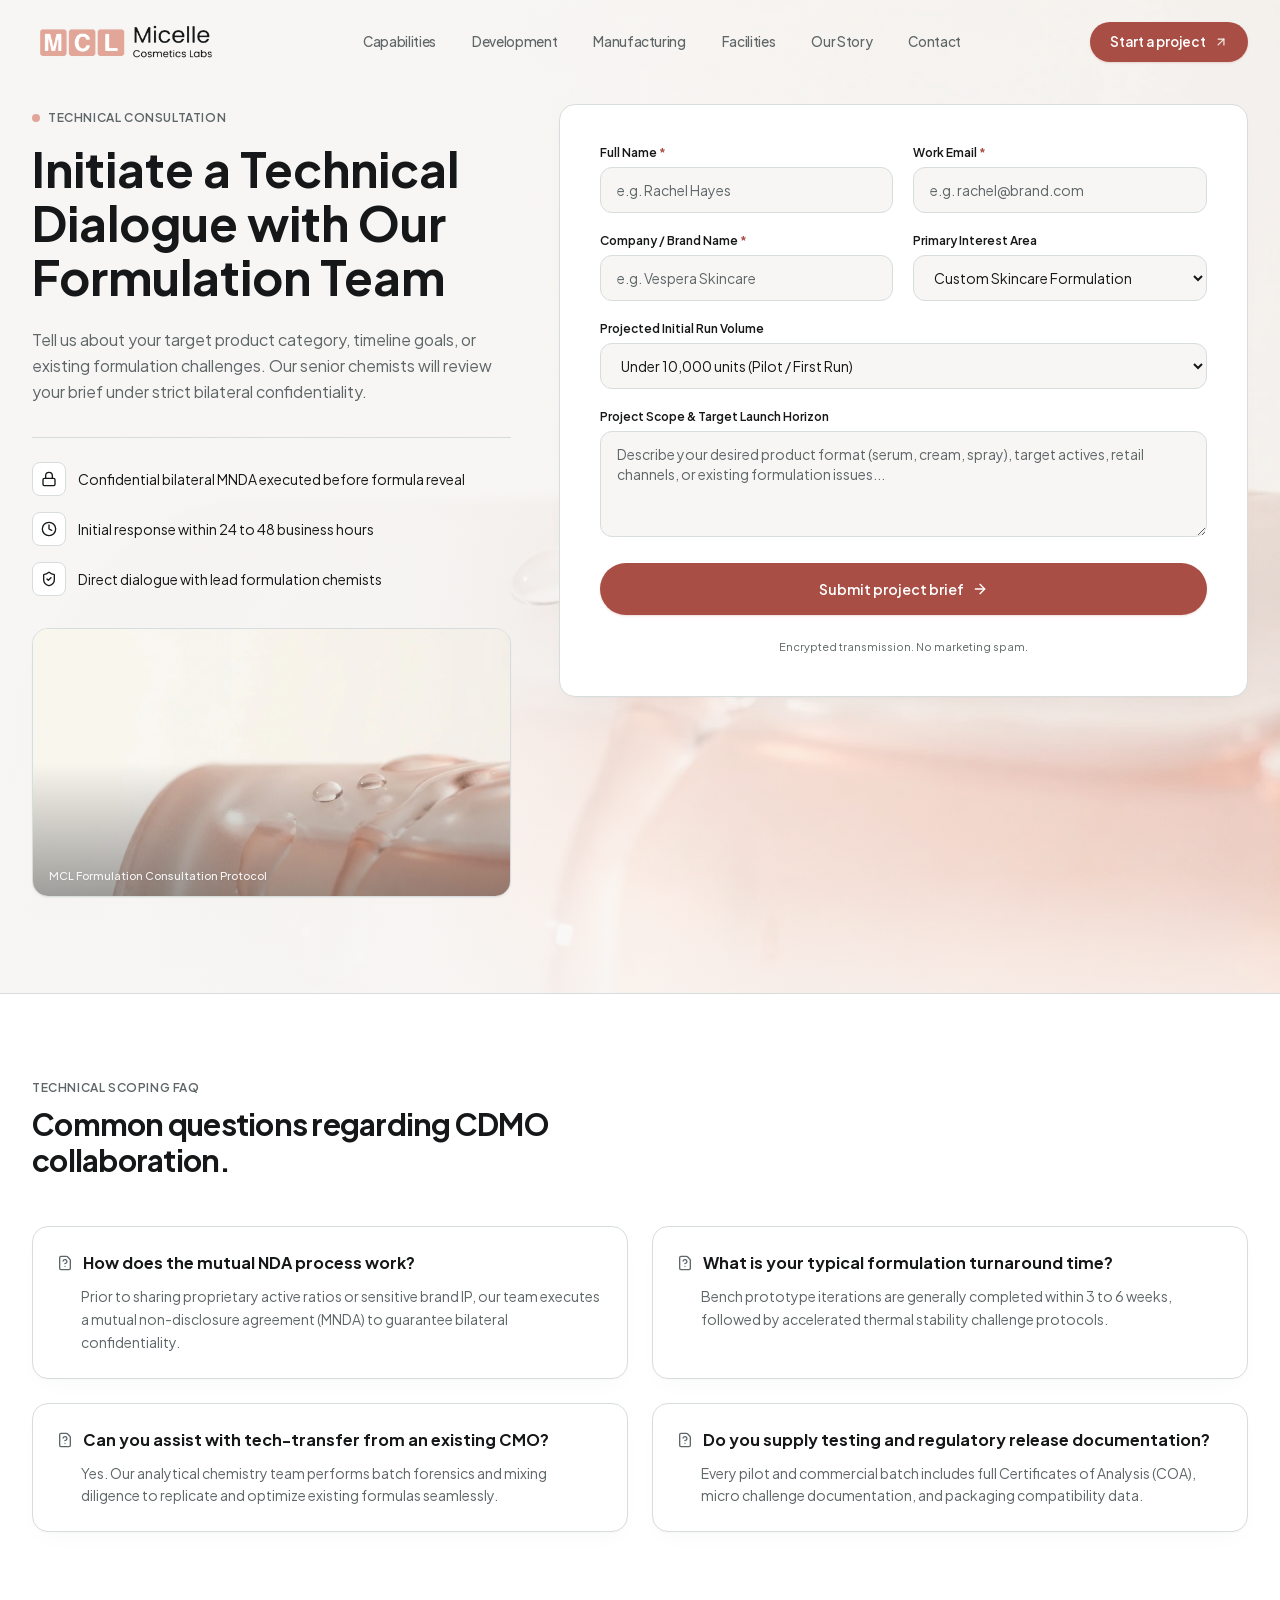
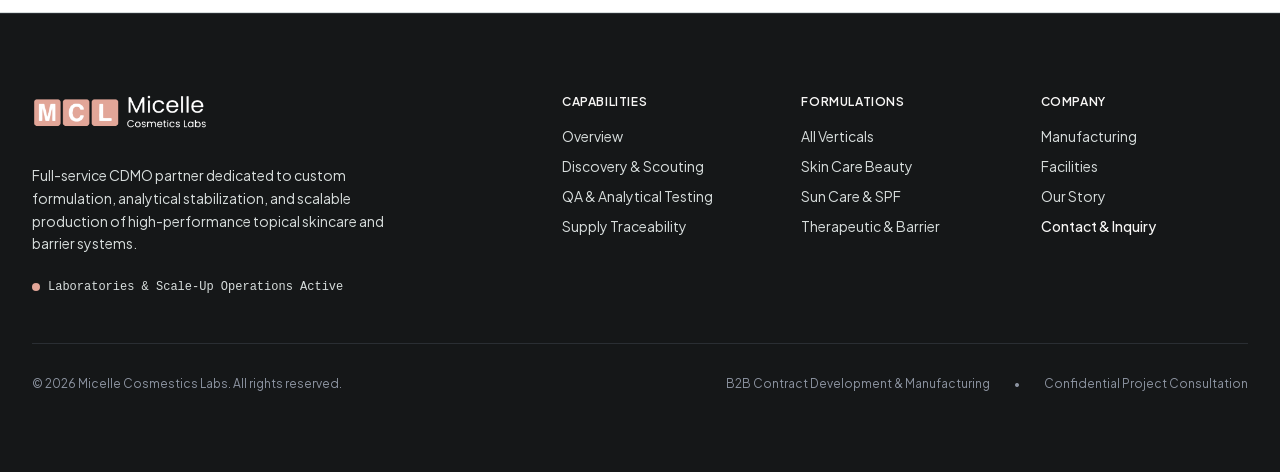
<file: contact.html>
<!DOCTYPE html><html lang="en" class="plus_jakarta_sans_40bc8200-module__wdyLVa__variable space_grotesk_f5433c13-module__64039G__variable"><head><meta charSet="utf-8"/><meta name="viewport" content="width=device-width, initial-scale=1"/><link rel="preload" href="/_next/static/media/0c89a48fa5027cee-s.p.2cyn07wtgehh0.woff2" as="font" crossorigin="" type="font/woff2"/><link rel="preload" href="/_next/static/media/fba5a26ea33df6a3-s.p.18rizl4rsrl42.woff2" as="font" crossorigin="" type="font/woff2"/><link rel="preload" as="image" href="/logo-mcl-light.png"/><link rel="preload" as="image" href="/images/hero/hero-contact-bg.webp"/><link rel="stylesheet" href="/_next/static/chunks/3l92rt2dptja0.css" data-precedence="next"/><link rel="preload" as="script" fetchPriority="low" href="/_next/static/chunks/3etzbjpi0_3n5.js"/><script src="/_next/static/chunks/314komiiuixl_.js" async=""></script><script src="/_next/static/chunks/3vy07k1xo1_hr.js" async=""></script><script src="/_next/static/chunks/1f-96vmhzq39b.js" async=""></script><script src="/_next/static/chunks/turbopack-03gz5znu6sd03.js" async=""></script><script src="/_next/static/chunks/10mqz_8f4yp79.js" async="" crossorigin=""></script><script src="/_next/static/chunks/0y1g35l8172-i.js" async="" crossorigin=""></script><script src="/_next/static/chunks/18g0twzhvj4ks.js" async="" crossorigin=""></script><title>Micelle Cosmestics Labs | Skincare &amp; Topical CDMO Partner</title><meta name="description" content="End-to-end B2B CDMO partner specializing in research, custom formulation, scale-up manufacturing, and packaging engineering for high-performance skincare and topical solutions."/><meta property="og:title" content="Micelle Cosmestics Labs | Building Brands Through Formulation"/><meta property="og:description" content="Transforming cutting-edge active chemistry and sensory formulation into scalable, market-ready skincare solutions."/><meta property="og:type" content="website"/><meta name="twitter:card" content="summary"/><meta name="twitter:title" content="Micelle Cosmestics Labs | Building Brands Through Formulation"/><meta name="twitter:description" content="Transforming cutting-edge active chemistry and sensory formulation into scalable, market-ready skincare solutions."/><link rel="shortcut icon" href="/favicon.ico"/><link rel="icon" href="/favicon.ico?favicon.2-5iutof9b9de.ico" sizes="64x64" type="image/x-icon"/><link rel="icon" href="/favicon.ico"/><link rel="icon" href="/icon.png" sizes="512x512" type="image/png"/><link rel="apple-touch-icon" href="/icon.png" sizes="512x512" type="image/png"/><meta name="next-size-adjust" content=""/><script src="/_next/static/chunks/0cz1d0mv5g_q7.js" noModule=""></script></head><body class="min-h-[100dvh] bg-[#F7F6F5] text-[#151718] antialiased selection:bg-[#F3DDD8] selection:text-[#151718]"><div hidden=""><!--$--><!--/$--></div><div class="flex min-h-[100dvh] flex-col bg-[#F7F6F5]"><header class="fixed top-0 inset-x-0 z-50 w-full transition-all duration-500 bg-transparent border-b border-transparent py-5"><div class="max-w-7xl mx-auto px-4 sm:px-6 lg:px-8 flex items-center justify-between"><a class="flex items-center gap-3 focus-ring rounded-lg py-1 px-1.5 transition-opacity hover:opacity-90" aria-label="Micelle Cosmestics Labs - Homepage" href="/"><div class="relative h-9 w-[170px] sm:w-[190px] flex items-center"><img alt="Micelle Cosmestics Labs" width="300" height="60" decoding="async" data-nimg="1" class="h-full w-auto object-contain object-left" style="color:transparent" src="/logo-mcl-light.png"/></div></a><nav class="hidden lg:flex items-center gap-1 xl:gap-2 text-[13.5px] font-medium tracking-tight text-[#5F6668]" aria-label="Main Navigation"><a class="px-3.5 py-2 rounded-full transition-colors hover:text-[#151718] hover:bg-[#F3DDD8] focus-ring" href="/capabilities">Capabilities</a><a class="px-3.5 py-2 rounded-full transition-colors hover:text-[#151718] hover:bg-[#F3DDD8] focus-ring" href="/development">Development</a><a class="px-3.5 py-2 rounded-full transition-colors hover:text-[#151718] hover:bg-[#F3DDD8] focus-ring" href="/manufacturing">Manufacturing</a><a class="px-3.5 py-2 rounded-full transition-colors hover:text-[#151718] hover:bg-[#F3DDD8] focus-ring" href="/facilities">Facilities</a><a class="px-3.5 py-2 rounded-full transition-colors hover:text-[#151718] hover:bg-[#F3DDD8] focus-ring" href="/our-story">Our Story</a><a class="px-3.5 py-2 rounded-full transition-colors hover:text-[#151718] hover:bg-[#F3DDD8] focus-ring" href="/contact">Contact</a></nav><div class="hidden lg:flex items-center gap-3"><a class="btn-cta-coral px-5 py-2.5 text-[13.5px] focus-ring" href="/contact"><span>Start a project</span><svg xmlns="http://www.w3.org/2000/svg" width="24" height="24" viewBox="0 0 24 24" fill="none" stroke="currentColor" stroke-width="2" stroke-linecap="round" stroke-linejoin="round" class="lucide lucide-arrow-up-right w-3.5 h-3.5 text-white/90" aria-hidden="true"><path d="M7 7h10v10"></path><path d="M7 17 17 7"></path></svg></a></div><button type="button" class="lg:hidden p-2 rounded-full text-[#151718] hover:bg-[#EDF0F0] focus-ring" aria-expanded="false" aria-controls="mobile-navigation-drawer" aria-label="Open menu"><svg xmlns="http://www.w3.org/2000/svg" width="24" height="24" viewBox="0 0 24 24" fill="none" stroke="currentColor" stroke-width="2" stroke-linecap="round" stroke-linejoin="round" class="lucide lucide-menu w-6 h-6" aria-hidden="true"><path d="M4 5h16"></path><path d="M4 12h16"></path><path d="M4 19h16"></path></svg></button></div></header><div id="mobile-navigation-drawer" class="fixed inset-0 z-40 lg:hidden transition-all duration-300 opacity-0 pointer-events-none" aria-hidden="true"><div class="absolute inset-0 bg-[#151718]/30 backdrop-blur-xs transition-opacity"></div><div class="absolute top-0 right-0 h-full w-[85%] max-w-sm bg-[#FFFFFF] shadow-2xl p-6 flex flex-col justify-between transition-transform duration-300 border-l border-[#D7DDDC] translate-x-full"><div><div class="flex items-center justify-between pb-6 border-b border-[#D7DDDC]"><span class="text-xs uppercase tracking-wider font-semibold text-[#5F6668]">Navigation</span><button type="button" class="p-1.5 rounded-full text-[#5F6668] hover:text-[#151718] hover:bg-[#F3DDD8] focus-ring" aria-label="Close drawer"><svg xmlns="http://www.w3.org/2000/svg" width="24" height="24" viewBox="0 0 24 24" fill="none" stroke="currentColor" stroke-width="2" stroke-linecap="round" stroke-linejoin="round" class="lucide lucide-x w-5 h-5" aria-hidden="true"><path d="M18 6 6 18"></path><path d="m6 6 12 12"></path></svg></button></div><nav class="mt-6 flex flex-col space-y-1.5"><a class="px-4 py-3 rounded-xl text-base font-medium text-[#151718] hover:bg-[#F7F6F5] hover:text-[#A94E45] transition-colors focus-ring" href="/capabilities">Capabilities</a><a class="px-4 py-3 rounded-xl text-base font-medium text-[#151718] hover:bg-[#F7F6F5] hover:text-[#A94E45] transition-colors focus-ring" href="/development">Development</a><a class="px-4 py-3 rounded-xl text-base font-medium text-[#151718] hover:bg-[#F7F6F5] hover:text-[#A94E45] transition-colors focus-ring" href="/manufacturing">Manufacturing</a><a class="px-4 py-3 rounded-xl text-base font-medium text-[#151718] hover:bg-[#F7F6F5] hover:text-[#A94E45] transition-colors focus-ring" href="/facilities">Facilities</a><a class="px-4 py-3 rounded-xl text-base font-medium text-[#151718] hover:bg-[#F7F6F5] hover:text-[#A94E45] transition-colors focus-ring" href="/our-story">Our Story</a><a class="px-4 py-3 rounded-xl text-base font-medium text-[#151718] hover:bg-[#F7F6F5] hover:text-[#A94E45] transition-colors focus-ring" href="/contact">Contact</a></nav></div><div class="pt-6 border-t border-[#D7DDDC]"><a class="btn-cta-coral w-full py-3.5 px-6 text-sm focus-ring" href="/contact"><span>Start a project</span><svg xmlns="http://www.w3.org/2000/svg" width="24" height="24" viewBox="0 0 24 24" fill="none" stroke="currentColor" stroke-width="2" stroke-linecap="round" stroke-linejoin="round" class="lucide lucide-arrow-up-right w-4 h-4 text-white/90" aria-hidden="true"><path d="M7 7h10v10"></path><path d="M7 17 17 7"></path></svg></a><p class="mt-4 text-center text-xs text-[#5F6668]">Micelle Cosmestics Labs</p></div></div></div><main id="main-content" class="flex-1"><section class="relative pt-[86px] pb-14 sm:pt-[92px] sm:pb-20 lg:pt-[104px] lg:pb-24 border-b border-[#D7DDDC] bg-gradient-to-b from-[#F7F6F5] to-[#FFFFFF] overflow-hidden"><div class="absolute inset-0 z-0 overflow-hidden pointer-events-none select-none " aria-hidden="true"><div class="relative w-full h-full opacity-40 sm:opacity-52 lg:opacity-62"><img alt="Atmospheric translucent cosmetic liquid and frosted glass background" decoding="async" data-nimg="fill" class="object-cover object-right md:object-right" style="position:absolute;height:100%;width:100%;left:0;top:0;right:0;bottom:0;color:transparent" src="/images/hero/hero-contact-bg.webp"/></div><div class="absolute inset-0" style="background:linear-gradient(90deg, rgba(247,246,245,0.98) 0%, rgba(247,246,245,0.90) 32%, rgba(247,246,245,0.30) 58%, rgba(247,246,245,0.02) 100%)"></div><div class="absolute inset-0 md:hidden" style="background:linear-gradient(180deg, rgba(247,246,245,0.94) 0%, rgba(247,246,245,0.86) 52%, rgba(247,246,245,0.60) 100%)"></div><div class="absolute inset-0 pointer-events-none" style="background:linear-gradient(180deg, transparent 0%, transparent 88%, rgba(247,246,245,0.5) 100%)"></div></div><div class="max-w-7xl mx-auto px-4 sm:px-6 lg:px-8 relative z-10"><div class="grid grid-cols-1 lg:grid-cols-12 gap-12 items-start"><div class="lg:col-span-5 relative z-10"><div class="inline-flex items-center gap-2 mb-4 text-xs font-semibold tracking-wider uppercase text-[#5F6668]"><span class="w-2 h-2 rounded-full bg-[#E2A698]"></span><span>Technical Consultation</span></div><h1 class="text-3xl sm:text-4xl lg:text-5xl font-bold tracking-normal text-[#151718] leading-[1.12] pb-1">Initiate a Technical Dialogue with Our Formulation Team</h1><p class="mt-5 text-base text-[#5F6668] leading-relaxed">Tell us about your target product category, timeline goals, or existing formulation challenges. Our senior chemists will review your brief under strict bilateral confidentiality.</p><div class="mt-8 space-y-4 pt-6 border-t border-[#D7DDDC]"><div class="flex items-center gap-3 text-xs sm:text-sm text-[#151718]"><div class="p-2 rounded-lg bg-white border border-[#D7DDDC] text-[#151718]"><svg xmlns="http://www.w3.org/2000/svg" width="24" height="24" viewBox="0 0 24 24" fill="none" stroke="currentColor" stroke-width="2" stroke-linecap="round" stroke-linejoin="round" class="lucide lucide-lock w-4 h-4" aria-hidden="true"><rect width="18" height="11" x="3" y="11" rx="2" ry="2"></rect><path d="M7 11V7a5 5 0 0 1 10 0v4"></path></svg></div><span>Confidential bilateral MNDA executed before formula reveal</span></div><div class="flex items-center gap-3 text-xs sm:text-sm text-[#151718]"><div class="p-2 rounded-lg bg-white border border-[#D7DDDC] text-[#151718]"><svg xmlns="http://www.w3.org/2000/svg" width="24" height="24" viewBox="0 0 24 24" fill="none" stroke="currentColor" stroke-width="2" stroke-linecap="round" stroke-linejoin="round" class="lucide lucide-clock w-4 h-4" aria-hidden="true"><circle cx="12" cy="12" r="10"></circle><path d="M12 6v6l4 2"></path></svg></div><span>Initial response within 24 to 48 business hours</span></div><div class="flex items-center gap-3 text-xs sm:text-sm text-[#151718]"><div class="p-2 rounded-lg bg-white border border-[#D7DDDC] text-[#151718]"><svg xmlns="http://www.w3.org/2000/svg" width="24" height="24" viewBox="0 0 24 24" fill="none" stroke="currentColor" stroke-width="2" stroke-linecap="round" stroke-linejoin="round" class="lucide lucide-shield-check w-4 h-4" aria-hidden="true"><path d="M20 13c0 5-3.5 7.5-7.66 8.95a1 1 0 0 1-.67-.01C7.5 20.5 4 18 4 13V6a1 1 0 0 1 1-1c2 0 4.5-1.2 6.24-2.72a1.17 1.17 0 0 1 1.52 0C14.51 3.81 17 5 19 5a1 1 0 0 1 1 1z"></path><path d="m9 12 2 2 4-4"></path></svg></div><span>Direct dialogue with lead formulation chemists</span></div></div><div class="mt-8 relative aspect-[16/9] w-full rounded-2xl overflow-hidden bg-white border border-[#D7DDDC] shadow-xs"><img alt="Tactile serene frosted glass and translucent cosmetic material texture" loading="lazy" decoding="async" data-nimg="fill" class="object-cover object-center" style="position:absolute;height:100%;width:100%;left:0;top:0;right:0;bottom:0;color:transparent" src="/images/mcl/contact/form-backdrop-limestone.webp"/><div class="absolute inset-0 bg-gradient-to-t from-[#151718]/40 via-transparent to-transparent pointer-events-none"></div><div class="absolute bottom-3 left-4 text-[11px] font-medium text-white/90 drop-shadow-xs">MCL Formulation Consultation Protocol</div></div></div><div class="lg:col-span-7 relative z-20"><div class="bento-card p-7 sm:p-10 bg-white border border-[#D7DDDC] shadow-lg"><form noValidate="" class="space-y-5"><div class="grid grid-cols-1 sm:grid-cols-2 gap-5"><div><label for="fullName" class="block text-xs font-semibold text-[#151718] mb-1.5">Full Name <span class="text-[#A94E45]">*</span></label><input id="fullName" type="text" required="" placeholder="e.g. Rachel Hayes" class="w-full px-4 py-3 rounded-xl bg-[#F7F6F5] border border-[#D7DDDC] text-sm text-[#151718] placeholder:text-[#5F6668] focus-ring" name="name" value=""/></div><div><label for="workEmail" class="block text-xs font-semibold text-[#151718] mb-1.5">Work Email <span class="text-[#A94E45]">*</span></label><input id="workEmail" type="email" required="" placeholder="e.g. rachel@brand.com" class="w-full px-4 py-3 rounded-xl bg-[#F7F6F5] border border-[#D7DDDC] text-sm text-[#151718] placeholder:text-[#5F6668] focus-ring" name="email" value=""/></div></div><div class="grid grid-cols-1 sm:grid-cols-2 gap-5"><div><label for="companyName" class="block text-xs font-semibold text-[#151718] mb-1.5">Company / Brand Name <span class="text-[#A94E45]">*</span></label><input id="companyName" type="text" required="" placeholder="e.g. Vespera Skincare" class="w-full px-4 py-3 rounded-xl bg-[#F7F6F5] border border-[#D7DDDC] text-sm text-[#151718] placeholder:text-[#5F6668] focus-ring" name="company" value=""/></div><div><label for="projectInterest" class="block text-xs font-semibold text-[#151718] mb-1.5">Primary Interest Area</label><select id="projectInterest" name="projectInterest" class="w-full px-4 py-3 rounded-xl bg-[#F7F6F5] border border-[#D7DDDC] text-sm text-[#151718] focus-ring cursor-pointer"><option value="custom-formulation" selected="">Custom Skincare Formulation</option><option value="sun-care-spf">Sun Care &amp; Photoprotection</option><option value="therapeutic-barrier">Therapeutic &amp; Barrier Care</option><option value="commercial-manufacturing">Scale-up &amp; Manufacturing</option><option value="tech-transfer">Tech Transfer &amp; Troubleshooting</option></select></div></div><div><label for="estimatedVolume" class="block text-xs font-semibold text-[#151718] mb-1.5">Projected Initial Run Volume</label><select id="estimatedVolume" name="estimatedVolume" class="w-full px-4 py-3 rounded-xl bg-[#F7F6F5] border border-[#D7DDDC] text-sm text-[#151718] focus-ring cursor-pointer"><option value="under-10k" selected="">Under 10,000 units (Pilot / First Run)</option><option value="10k-50k">10,000 – 50,000 units</option><option value="50k-200k">50,000 – 200,000 units</option><option value="200k-plus">200,000+ units (Enterprise Commercial)</option></select></div><div><label for="projectBrief" class="block text-xs font-semibold text-[#151718] mb-1.5">Project Scope &amp; Target Launch Horizon</label><textarea id="projectBrief" name="message" rows="4" placeholder="Describe your desired product format (serum, cream, spray), target actives, retail channels, or existing formulation issues..." class="w-full px-4 py-3 rounded-xl bg-[#F7F6F5] border border-[#D7DDDC] text-sm text-[#151718] placeholder:text-[#5F6668] focus-ring resize-y"></textarea></div><button type="submit" class="btn-cta-coral w-full flex items-center justify-center gap-2 py-4 px-6 text-sm font-semibold text-white focus-ring cursor-pointer disabled:opacity-60"><span>Submit project brief</span><svg xmlns="http://www.w3.org/2000/svg" width="24" height="24" viewBox="0 0 24 24" fill="none" stroke="currentColor" stroke-width="2" stroke-linecap="round" stroke-linejoin="round" class="lucide lucide-arrow-right w-4 h-4 text-white" aria-hidden="true"><path d="M5 12h14"></path><path d="m12 5 7 7-7 7"></path></svg></button><p class="text-center text-[11px] text-[#5F6668] pt-1">Encrypted transmission. No marketing spam.</p></form></div></div></div></div></section><section class="py-20 bg-white border-b border-[#D7DDDC]"><div class="max-w-7xl mx-auto px-4 sm:px-6 lg:px-8"><div class="max-w-2xl mb-12"><span class="text-xs uppercase tracking-wider font-semibold text-[#5F6668]">Technical Scoping FAQ</span><h2 class="mt-2 text-3xl font-bold tracking-tight text-[#151718]">Common questions regarding CDMO collaboration.</h2></div><div class="grid grid-cols-1 md:grid-cols-2 gap-6"><div class="bento-card p-6 bg-[#F7F6F5] border border-[#D7DDDC]"><h3 class="text-base font-bold text-[#151718] flex items-start gap-2.5"><svg xmlns="http://www.w3.org/2000/svg" width="24" height="24" viewBox="0 0 24 24" fill="none" stroke="currentColor" stroke-width="2" stroke-linecap="round" stroke-linejoin="round" class="lucide lucide-file-question-mark lucide-file-question w-4 h-4 text-[#5F6668] shrink-0 mt-1" aria-hidden="true"><path d="M6 22a2 2 0 0 1-2-2V4a2 2 0 0 1 2-2h8a2.4 2.4 0 0 1 1.704.706l3.588 3.588A2.4 2.4 0 0 1 20 8v12a2 2 0 0 1-2 2z"></path><path d="M12 17h.01"></path><path d="M9.1 9a3 3 0 0 1 5.82 1c0 2-3 3-3 3"></path></svg><span>How does the mutual NDA process work?</span></h3><p class="mt-2.5 text-xs sm:text-sm text-[#5F6668] leading-relaxed pl-6">Prior to sharing proprietary active ratios or sensitive brand IP, our team executes a mutual non-disclosure agreement (MNDA) to guarantee bilateral confidentiality.</p></div><div class="bento-card p-6 bg-[#F7F6F5] border border-[#D7DDDC]"><h3 class="text-base font-bold text-[#151718] flex items-start gap-2.5"><svg xmlns="http://www.w3.org/2000/svg" width="24" height="24" viewBox="0 0 24 24" fill="none" stroke="currentColor" stroke-width="2" stroke-linecap="round" stroke-linejoin="round" class="lucide lucide-file-question-mark lucide-file-question w-4 h-4 text-[#5F6668] shrink-0 mt-1" aria-hidden="true"><path d="M6 22a2 2 0 0 1-2-2V4a2 2 0 0 1 2-2h8a2.4 2.4 0 0 1 1.704.706l3.588 3.588A2.4 2.4 0 0 1 20 8v12a2 2 0 0 1-2 2z"></path><path d="M12 17h.01"></path><path d="M9.1 9a3 3 0 0 1 5.82 1c0 2-3 3-3 3"></path></svg><span>What is your typical formulation turnaround time?</span></h3><p class="mt-2.5 text-xs sm:text-sm text-[#5F6668] leading-relaxed pl-6">Bench prototype iterations are generally completed within 3 to 6 weeks, followed by accelerated thermal stability challenge protocols.</p></div><div class="bento-card p-6 bg-[#F7F6F5] border border-[#D7DDDC]"><h3 class="text-base font-bold text-[#151718] flex items-start gap-2.5"><svg xmlns="http://www.w3.org/2000/svg" width="24" height="24" viewBox="0 0 24 24" fill="none" stroke="currentColor" stroke-width="2" stroke-linecap="round" stroke-linejoin="round" class="lucide lucide-file-question-mark lucide-file-question w-4 h-4 text-[#5F6668] shrink-0 mt-1" aria-hidden="true"><path d="M6 22a2 2 0 0 1-2-2V4a2 2 0 0 1 2-2h8a2.4 2.4 0 0 1 1.704.706l3.588 3.588A2.4 2.4 0 0 1 20 8v12a2 2 0 0 1-2 2z"></path><path d="M12 17h.01"></path><path d="M9.1 9a3 3 0 0 1 5.82 1c0 2-3 3-3 3"></path></svg><span>Can you assist with tech-transfer from an existing CMO?</span></h3><p class="mt-2.5 text-xs sm:text-sm text-[#5F6668] leading-relaxed pl-6">Yes. Our analytical chemistry team performs batch forensics and mixing diligence to replicate and optimize existing formulas seamlessly.</p></div><div class="bento-card p-6 bg-[#F7F6F5] border border-[#D7DDDC]"><h3 class="text-base font-bold text-[#151718] flex items-start gap-2.5"><svg xmlns="http://www.w3.org/2000/svg" width="24" height="24" viewBox="0 0 24 24" fill="none" stroke="currentColor" stroke-width="2" stroke-linecap="round" stroke-linejoin="round" class="lucide lucide-file-question-mark lucide-file-question w-4 h-4 text-[#5F6668] shrink-0 mt-1" aria-hidden="true"><path d="M6 22a2 2 0 0 1-2-2V4a2 2 0 0 1 2-2h8a2.4 2.4 0 0 1 1.704.706l3.588 3.588A2.4 2.4 0 0 1 20 8v12a2 2 0 0 1-2 2z"></path><path d="M12 17h.01"></path><path d="M9.1 9a3 3 0 0 1 5.82 1c0 2-3 3-3 3"></path></svg><span>Do you supply testing and regulatory release documentation?</span></h3><p class="mt-2.5 text-xs sm:text-sm text-[#5F6668] leading-relaxed pl-6">Every pilot and commercial batch includes full Certificates of Analysis (COA), micro challenge documentation, and packaging compatibility data.</p></div></div></div></section></main><footer class="bg-[#151718] border-t border-[#2A2E33] py-14 md:py-20 text-[#D7DDDC]" aria-labelledby="footer-heading"><div class="max-w-7xl mx-auto px-4 sm:px-6 lg:px-8"><h2 id="footer-heading" class="sr-only">Footer</h2><div class="grid grid-cols-1 md:grid-cols-12 gap-10 lg:gap-14 pb-12 border-b border-[#2A2E33]"><div class="md:col-span-5 flex flex-col justify-between"><div><a class="inline-block relative h-9 w-[180px] mb-4 focus-ring focus-visible:ring-offset-[#151718] rounded-md" aria-label="Micelle Cosmestics Labs - Homepage" href="/"><img alt="Micelle Cosmestics Labs" loading="lazy" width="300" height="60" decoding="async" data-nimg="1" class="h-full w-auto object-contain object-left" style="color:transparent" src="/logo-mcl-dark.png"/></a><p class="text-xs sm:text-sm text-[#D7DDDC] leading-relaxed max-w-sm mt-3">Full-service CDMO partner dedicated to custom formulation, analytical stabilization, and scalable production of high-performance topical skincare and barrier systems.</p></div><div class="mt-6 flex items-center gap-2 text-xs font-mono text-[#D7DDDC]"><span class="w-2 h-2 rounded-full bg-[#E2A698]"></span><span>Laboratories &amp; Scale-Up Operations Active</span></div></div><div class="md:col-span-7 grid grid-cols-2 sm:grid-cols-3 gap-8"><div><div class="text-xs font-semibold uppercase tracking-wider text-[#F7F6F5] mb-4">Capabilities</div><ul class="space-y-2.5 text-xs sm:text-sm"><li><a class="text-[#D7DDDC] hover:text-[#E2A698] transition-colors focus-ring focus-visible:ring-offset-[#151718] rounded-xs" href="/capabilities">Overview</a></li><li><a class="text-[#D7DDDC] hover:text-[#E2A698] transition-colors focus-ring focus-visible:ring-offset-[#151718] rounded-xs" href="/capabilities#discovery">Discovery &amp; Scouting</a></li><li><a class="text-[#D7DDDC] hover:text-[#E2A698] transition-colors focus-ring focus-visible:ring-offset-[#151718] rounded-xs" href="/capabilities#testing">QA &amp; Analytical Testing</a></li><li><a class="text-[#D7DDDC] hover:text-[#E2A698] transition-colors focus-ring focus-visible:ring-offset-[#151718] rounded-xs" href="/capabilities#supply-chain">Supply Traceability</a></li></ul></div><div><div class="text-xs font-semibold uppercase tracking-wider text-[#F7F6F5] mb-4">Formulations</div><ul class="space-y-2.5 text-xs sm:text-sm"><li><a class="text-[#D7DDDC] hover:text-[#E2A698] transition-colors focus-ring focus-visible:ring-offset-[#151718] rounded-xs" href="/development">All Verticals</a></li><li><a class="text-[#D7DDDC] hover:text-[#E2A698] transition-colors focus-ring focus-visible:ring-offset-[#151718] rounded-xs" href="/development#beauty">Skin Care Beauty</a></li><li><a class="text-[#D7DDDC] hover:text-[#E2A698] transition-colors focus-ring focus-visible:ring-offset-[#151718] rounded-xs" href="/development#suncare">Sun Care &amp; SPF</a></li><li><a class="text-[#D7DDDC] hover:text-[#E2A698] transition-colors focus-ring focus-visible:ring-offset-[#151718] rounded-xs" href="/development#therapeutic">Therapeutic &amp; Barrier</a></li></ul></div><div><div class="text-xs font-semibold uppercase tracking-wider text-[#F7F6F5] mb-4">Company</div><ul class="space-y-2.5 text-xs sm:text-sm"><li><a class="text-[#D7DDDC] hover:text-[#E2A698] transition-colors focus-ring focus-visible:ring-offset-[#151718] rounded-xs" href="/manufacturing">Manufacturing</a></li><li><a class="text-[#D7DDDC] hover:text-[#E2A698] transition-colors focus-ring focus-visible:ring-offset-[#151718] rounded-xs" href="/facilities">Facilities</a></li><li><a class="text-[#D7DDDC] hover:text-[#E2A698] transition-colors focus-ring focus-visible:ring-offset-[#151718] rounded-xs" href="/our-story">Our Story</a></li><li><a class="text-[#F7F6F5] hover:text-[#E2A698] transition-colors focus-ring focus-visible:ring-offset-[#151718] rounded-xs font-medium" href="/contact">Contact &amp; Inquiry</a></li></ul></div></div></div><div class="pt-8 flex flex-col sm:flex-row items-center justify-between gap-4 text-xs text-[#8C93A0]"><div>© <!-- -->2026<!-- --> <!-- -->Micelle Cosmestics Labs<!-- -->. All rights reserved.</div><div class="flex items-center gap-6"><span>B2B Contract Development &amp; Manufacturing</span><span>•</span><span>Confidential Project Consultation</span></div></div></div></footer></div><!--$--><!--/$--><script src="/_next/static/chunks/3etzbjpi0_3n5.js" id="_R_" async=""></script><script>(self.__next_f=self.__next_f||[]).push([0])</script><script>self.__next_f.push([1,"1:\"$Sreact.fragment\"\n2:I[74825,[\"/_next/static/chunks/10mqz_8f4yp79.js\"],\"default\"]\n3:I[75093,[\"/_next/static/chunks/10mqz_8f4yp79.js\"],\"default\"]\n4:I[8953,[\"/_next/static/chunks/10mqz_8f4yp79.js\"],\"ClientPageRoot\"]\n5:I[78299,[\"/_next/static/chunks/10mqz_8f4yp79.js\",\"/_next/static/chunks/0y1g35l8172-i.js\",\"/_next/static/chunks/18g0twzhvj4ks.js\"],\"default\"]\n8:I[89044,[\"/_next/static/chunks/10mqz_8f4yp79.js\"],\"OutletBoundary\"]\n9:\"$Sreact.suspense\"\nc:I[89044,[\"/_next/static/chunks/10mqz_8f4yp79.js\"],\"ViewportBoundary\"]\ne:I[89044,[\"/_next/static/chunks/10mqz_8f4yp79.js\"],\"MetadataBoundary\"]\n10:I[83989,[\"/_next/static/chunks/10mqz_8f4yp79.js\"],\"default\",1]\n:HL[\"/_next/static/chunks/3l92rt2dptja0.css\",\"style\"]\n:HL[\"/_next/static/media/0c89a48fa5027cee-s.p.2cyn07wtgehh0.woff2\",\"font\",{\"crossOrigin\":\"\",\"type\":\"font/woff2\"}]\n:HL[\"/_next/static/media/fba5a26ea33df6a3-s.p.18rizl4rsrl42.woff2\",\"font\",{\"crossOrigin\":\"\",\"type\":\"font/woff2\"}]\nb:X\n0:{\"P\":null,\"c\":[\"\",\"contact\"],\"q\":\"\",\"i\":false,\"f\":[[[\"\",{\"children\":[\"contact\",{\"children\":[\"__PAGE__\",{},\"$undefined\",\"$undefined\",4608]},\"$undefined\",\"$undefined\",4608]},\"$undefined\",\"$undefined\",4624],[[\"$\",\"$1\",\"c\",{\"children\":[[[\"$\",\"link\",\"0\",{\"rel\":\"stylesheet\",\"href\":\"/_next/static/chunks/3l92rt2dptja0.css\",\"precedence\":\"next\",\"crossOrigin\":\"$undefined\",\"nonce\":\"$undefined\"}],[\"$\",\"script\",\"script-0\",{\"src\":\"/_next/static/chunks/10mqz_8f4yp79.js\",\"async\":true,\"nonce\":\"$undefined\"}]],[\"$\",\"html\",null,{\"lang\":\"en\",\"className\":\"plus_jakarta_sans_40bc8200-module__wdyLVa__variable space_grotesk_f5433c13-module__64039G__variable\",\"children\":[\"$\",\"body\",null,{\"className\":\"min-h-[100dvh] bg-[#F7F6F5] text-[#151718] antialiased selection:bg-[#F3DDD8] selection:text-[#151718]\",\"children\":[\"$\",\"$L2\",null,{\"parallelRouterKey\":\"children\",\"error\":\"$undefined\",\"errorStyles\":\"$undefined\",\"errorScripts\":\"$undefined\",\"template\":[\"$\",\"$L3\",null,{}],\"templateStyles\":\"$undefined\",\"templateScripts\":\"$undefined\",\"notFound\":[[[\"$\",\"title\",null,{\"children\":\"404: This page could not be found.\"}],[\"$\",\"div\",null,{\"style\":{\"fontFamily\":\"system-ui,\\\"Segoe UI\\\",Roboto,Helvetica,Arial,sans-serif,\\\"Apple Color Emoji\\\",\\\"Segoe UI Emoji\\\"\",\"height\":\"100vh\",\"textAlign\":\"center\",\"display\":\"flex\",\"flexDirection\":\"column\",\"alignItems\":\"center\",\"justifyContent\":\"center\"},\"children\":[\"$\",\"div\",null,{\"children\":[[\"$\",\"style\",null,{\"dangerouslySetInnerHTML\":{\"__html\":\"body{color:#000;background:#fff;margin:0}.next-error-h1{border-right:1px solid rgba(0,0,0,.3)}@media (prefers-color-scheme:dark){body{color:#fff;background:#000}.next-error-h1{border-right:1px solid rgba(255,255,255,.3)}}\"}}],[\"$\",\"h1\",null,{\"className\":\"next-error-h1\",\"style\":{\"display\":\"inline-block\",\"margin\":\"0 20px 0 0\",\"padding\":\"0 23px 0 0\",\"fontSize\":24,\"fontWeight\":500,\"verticalAlign\":\"top\",\"lineHeight\":\"49px\"},\"children\":404}],[\"$\",\"div\",null,{\"style\":{\"display\":\"inline-block\"},\"children\":[\"$\",\"h2\",null,{\"style\":{\"fontSize\":14,\"fontWeight\":400,\"lineHeight\":\"49px\",\"margin\":0},\"children\":\"This page could not be found.\"}]}]]}]}]],[]],\"forbidden\":\"$undefined\",\"unauthorized\":\"$undefined\"}]}]}]]}],{\"children\":[[\"$\",\"$1\",\"c\",{\"children\":[null,[\"$\",\"$L2\",null,{\"parallelRouterKey\":\"children\",\"error\":\"$undefined\",\"errorStyles\":\"$undefined\",\"errorScripts\":\"$undefined\",\"template\":[\"$\",\"$L3\",null,{}],\"templateStyles\":\"$undefined\",\"templateScripts\":\"$undefined\",\"notFound\":\"$undefined\",\"forbidden\":\"$undefined\",\"unauthorized\":\"$undefined\"}]]}],{\"children\":[[\"$\",\"$1\",\"c\",{\"children\":[[\"$\",\"$L4\",null,{\"Component\":\"$5\",\"serverProvidedParams\":{\"searchParams\":{},\"params\":{},\"promises\":[\"$@6\",\"$@7\"]}}],[[\"$\",\"script\",\"script-0\",{\"src\":\"/_next/static/chunks/0y1g35l8172-i.js\",\"async\":true,\"nonce\":\"$undefined\"}],[\"$\",\"script\",\"script-1\",{\"src\":\"/_next/static/chunks/18g0twzhvj4ks.js\",\"async\":true,\"nonce\":\"$undefined\"}]],[\"$\",\"$L8\",null,{\"children\":[\"$\",\"$9\",null,{\"name\":\"Next.MetadataOutlet\",\"children\":\"$@a\"}]}]]}],{},null,false,null]},null,false,\"$b\"]},null,false,null],[\"$\",\"$1\",\"h\",{\"children\":[null,[\"$\",\"$Lc\",null,{\"children\":\"$Ld\"}],[\"$\",\"div\",null,{\"hidden\":true,\"children\":[\"$\",\"$Le\",null,{\"children\":[\"$\",\"$9\",null,{\"name\":\"Next.Metadata\",\"children\":\"$Lf\"}]}]}],[\"$\",\"meta\",null,{\"name\":\"next-size-adjust\",\"content\":\"\"}]]}],false]],\"m\":\"$undefined\",\"G\":[\"$10\",[[\"$\",\"link\",\"0\",{\"rel\":\"stylesheet\",\"href\":\"/_next/static/chunks/3l92rt2dptja0.css\",\"precedence\":\"next\",\"crossOrigin\":\"$undefined\",\"nonce\":\"$undefined\"}]]],\"S\":true,\"h\":null,\"r\":\"$undefined\",\"s\":\"$undefined\",\"a\":\"$undefined\",\"l\":\"$undefined\",\"p\":\"$undefined\",\"d\":\"$undefined\",\"b\":\"sTWC8i-xeDUlVZjH99WHc\"}\nb:C\n6:{}\n7:\"$0:f:0:1:1:children:1:children:0:props:children:0:props:serverProvidedParams:params\"\nd:[[\"$\",\"meta\",\"0\",{\"charSet\":\"utf-8\"}],[\"$\",\"meta\",\"1\",{\"name\":\"viewport\",\"content\":\"width=device-width, initial-scale=1\"}]]\n11:I[77038,[\"/_next/static/chunks/10mqz_8f4yp79.js\"],\"IconMark\"]\na:null\nf:[[\"$\",\"title\",\"0\",{\"children\":\"Micelle Cosmestics Labs | Skincare \u0026 Topical CDMO Partner\"}],[\"$\",\"meta\",\"1\",{\"name\":\"description\",\"content\":\"End-to-end B2B CDMO partner specializing in research, custom formulation, scale-up manufacturing, and packaging engineering for high-performance skincare and topical solutions.\"}],[\"$\",\"meta\",\"2\",{\"property\":\"og:title\",\"content\":\"Micelle Cosmestics Labs | Building Brands Through Formulation\"}],[\"$\",\"meta\",\"3\",{\"property\":\"og:description\",\"content\":\"Transforming cutting-edge active chemistry and sensory formulation into scalable, market-ready skincare solutions.\"}],[\"$\",\"meta\",\"4\",{\"property\":\"og:type\",\"content\":\"website\"}],[\"$\",\"meta\",\"5\",{\"name\":\"twitter:card\",\"content\":\"summary\"}],[\"$\",\"meta\",\"6\",{\"name\":\"twitter:title\",\"content\":\"Micelle Cosmestics Labs | Building Brands Through Formulation\"}],[\"$\",\"meta\",\"7\",{\"name\":\"twitter:description\",\"content\":\"Transforming cutting-edge active chemistry and sensory formulation into scalable, market-ready skincare solutions.\"}],[\"$\",\"link\",\"8\",{\"rel\":\"shortcut icon\",\"href\":\"/favicon.ico\"}],[\"$\",\"link\",\"9\",{\"rel\":\"icon\",\"href\":\"/favicon.ico?favicon.2-5iutof9b9de.ico\",\"sizes\":\"64x64\",\"type\":\"image/x-icon\"}],[\"$\",\"link\",\"10\",{\"rel\":\"icon\",\"href\":\"/favicon.ico\"}],[\"$\",\"link\",\"11\",{\"rel\":\"icon\",\"href\":\"/icon.png\",\"sizes\":\"512x512\",\"type\":\"image/png\"}],[\"$\",\"link\",\"12\",{\"rel\":\"apple-touch-icon\",\"href\":\"/icon.png\",\"sizes\":\"512x512\",\"type\":\"image/png\"}],[\"$\",\"$L11\",\"13\",{}]]\n"])</script></body></html>
</file>
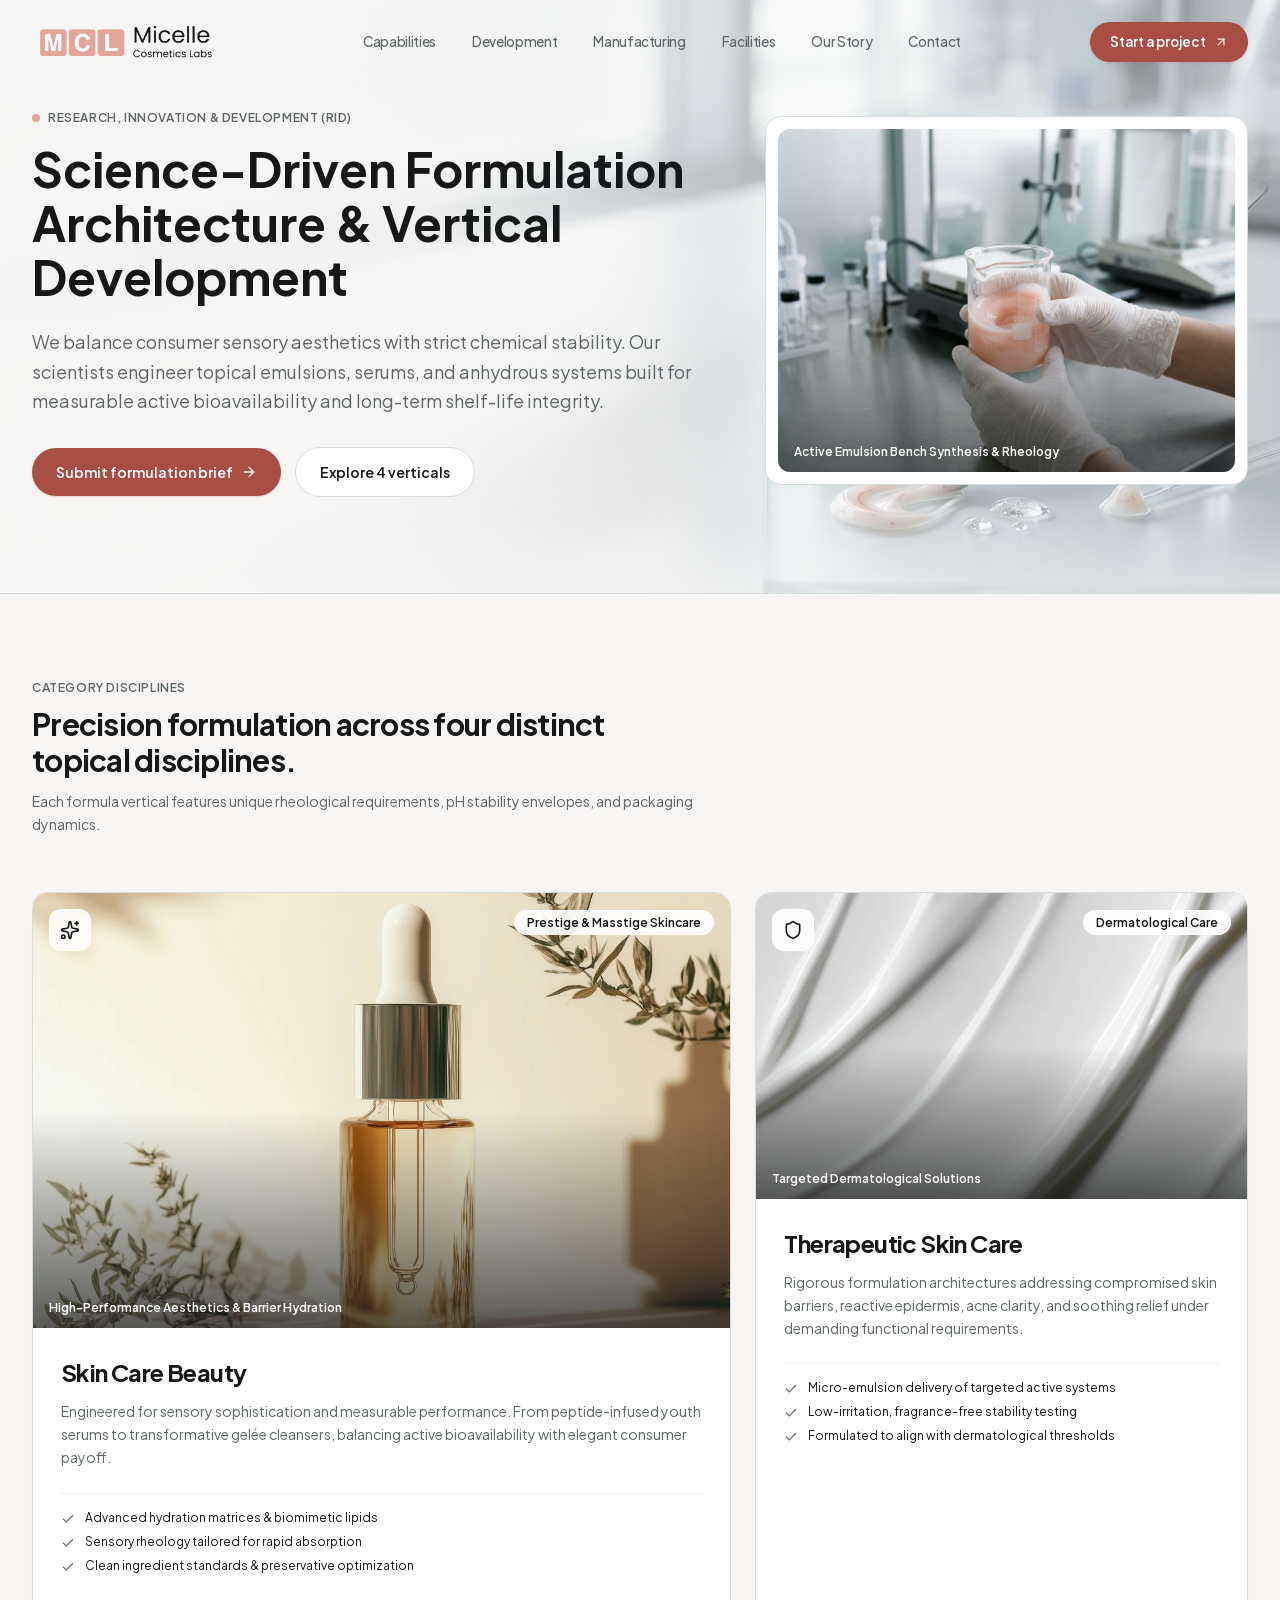
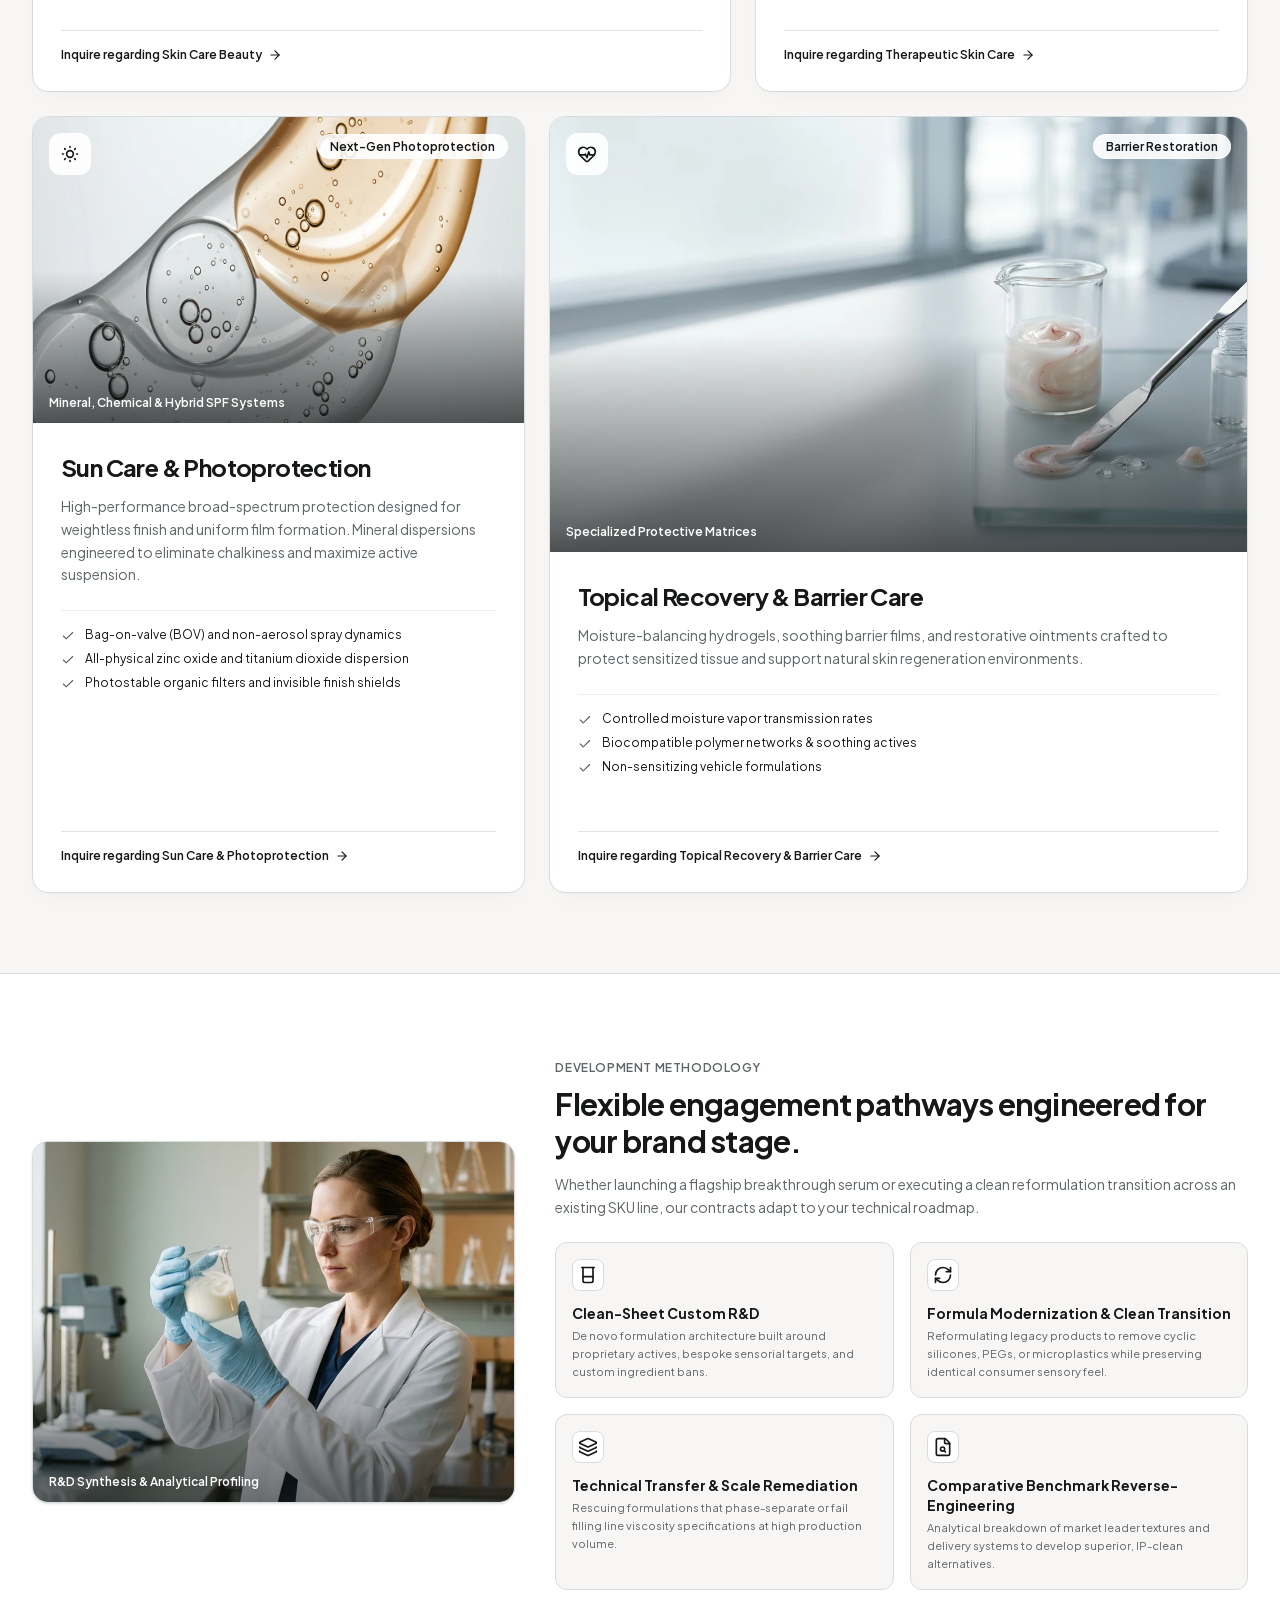
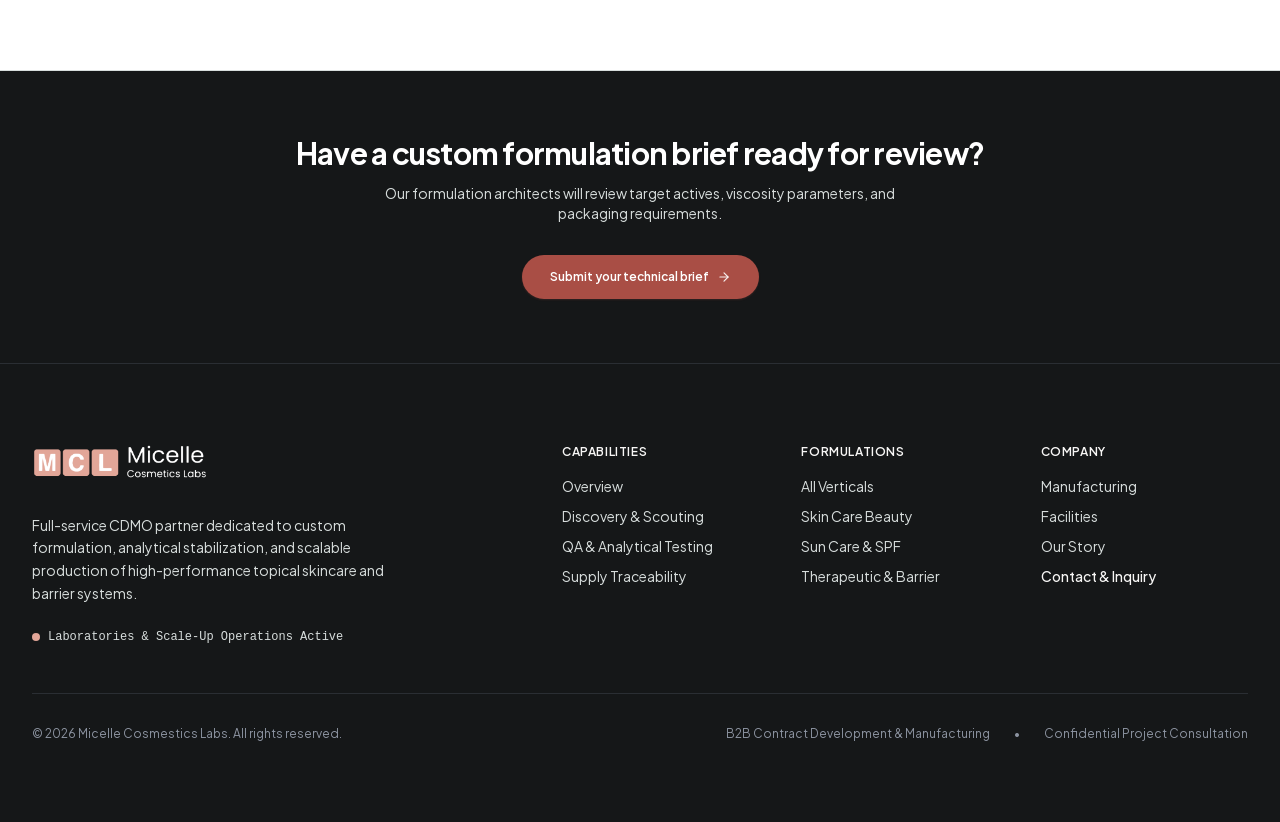
<file: development.html>
<!DOCTYPE html><html lang="en" class="plus_jakarta_sans_40bc8200-module__wdyLVa__variable space_grotesk_f5433c13-module__64039G__variable"><head><meta charSet="utf-8"/><meta name="viewport" content="width=device-width, initial-scale=1"/><link rel="preload" href="/_next/static/media/0c89a48fa5027cee-s.p.2cyn07wtgehh0.woff2" as="font" crossorigin="" type="font/woff2"/><link rel="preload" href="/_next/static/media/fba5a26ea33df6a3-s.p.18rizl4rsrl42.woff2" as="font" crossorigin="" type="font/woff2"/><link rel="preload" as="image" href="/logo-mcl-light.png"/><link rel="preload" as="image" href="/images/hero/hero-development-bg.webp"/><link rel="preload" as="image" href="/images/mcl/development/scientist-beaker-emulsion.webp"/><link rel="stylesheet" href="/_next/static/chunks/3l92rt2dptja0.css" data-precedence="next"/><link rel="preload" as="script" fetchPriority="low" href="/_next/static/chunks/3etzbjpi0_3n5.js"/><script src="/_next/static/chunks/314komiiuixl_.js" async=""></script><script src="/_next/static/chunks/3vy07k1xo1_hr.js" async=""></script><script src="/_next/static/chunks/1f-96vmhzq39b.js" async=""></script><script src="/_next/static/chunks/turbopack-03gz5znu6sd03.js" async=""></script><script src="/_next/static/chunks/10mqz_8f4yp79.js" async="" crossorigin=""></script><script src="/_next/static/chunks/18g0twzhvj4ks.js" async="" crossorigin=""></script><script src="/_next/static/chunks/1wwy-eckzh6ym.js" async="" crossorigin=""></script><title>Formulation R&amp;D &amp; Vertical Development | Micelle Cosmetics Labs</title><meta name="description" content="Advanced cosmetic formulation across clinical skincare, mineral suncare, barrier therapeutics, and post-procedure recovery systems."/><meta property="og:title" content="Micelle Cosmestics Labs | Building Brands Through Formulation"/><meta property="og:description" content="Transforming cutting-edge active chemistry and sensory formulation into scalable, market-ready skincare solutions."/><meta property="og:type" content="website"/><meta name="twitter:card" content="summary"/><meta name="twitter:title" content="Micelle Cosmestics Labs | Building Brands Through Formulation"/><meta name="twitter:description" content="Transforming cutting-edge active chemistry and sensory formulation into scalable, market-ready skincare solutions."/><link rel="shortcut icon" href="/favicon.ico"/><link rel="icon" href="/favicon.ico?favicon.2-5iutof9b9de.ico" sizes="64x64" type="image/x-icon"/><link rel="icon" href="/favicon.ico"/><link rel="icon" href="/icon.png" sizes="512x512" type="image/png"/><link rel="apple-touch-icon" href="/icon.png" sizes="512x512" type="image/png"/><meta name="next-size-adjust" content=""/><script src="/_next/static/chunks/0cz1d0mv5g_q7.js" noModule=""></script></head><body class="min-h-[100dvh] bg-[#F7F6F5] text-[#151718] antialiased selection:bg-[#F3DDD8] selection:text-[#151718]"><div hidden=""><!--$--><!--/$--></div><div class="flex min-h-[100dvh] flex-col bg-[#F7F6F5]"><header class="fixed top-0 inset-x-0 z-50 w-full transition-all duration-500 bg-transparent border-b border-transparent py-5"><div class="max-w-7xl mx-auto px-4 sm:px-6 lg:px-8 flex items-center justify-between"><a class="flex items-center gap-3 focus-ring rounded-lg py-1 px-1.5 transition-opacity hover:opacity-90" aria-label="Micelle Cosmestics Labs - Homepage" href="/"><div class="relative h-9 w-[170px] sm:w-[190px] flex items-center"><img alt="Micelle Cosmestics Labs" width="300" height="60" decoding="async" data-nimg="1" class="h-full w-auto object-contain object-left" style="color:transparent" src="/logo-mcl-light.png"/></div></a><nav class="hidden lg:flex items-center gap-1 xl:gap-2 text-[13.5px] font-medium tracking-tight text-[#5F6668]" aria-label="Main Navigation"><a class="px-3.5 py-2 rounded-full transition-colors hover:text-[#151718] hover:bg-[#F3DDD8] focus-ring" href="/capabilities">Capabilities</a><a class="px-3.5 py-2 rounded-full transition-colors hover:text-[#151718] hover:bg-[#F3DDD8] focus-ring" href="/development">Development</a><a class="px-3.5 py-2 rounded-full transition-colors hover:text-[#151718] hover:bg-[#F3DDD8] focus-ring" href="/manufacturing">Manufacturing</a><a class="px-3.5 py-2 rounded-full transition-colors hover:text-[#151718] hover:bg-[#F3DDD8] focus-ring" href="/facilities">Facilities</a><a class="px-3.5 py-2 rounded-full transition-colors hover:text-[#151718] hover:bg-[#F3DDD8] focus-ring" href="/our-story">Our Story</a><a class="px-3.5 py-2 rounded-full transition-colors hover:text-[#151718] hover:bg-[#F3DDD8] focus-ring" href="/contact">Contact</a></nav><div class="hidden lg:flex items-center gap-3"><a class="btn-cta-coral px-5 py-2.5 text-[13.5px] focus-ring" href="/contact"><span>Start a project</span><svg xmlns="http://www.w3.org/2000/svg" width="24" height="24" viewBox="0 0 24 24" fill="none" stroke="currentColor" stroke-width="2" stroke-linecap="round" stroke-linejoin="round" class="lucide lucide-arrow-up-right w-3.5 h-3.5 text-white/90" aria-hidden="true"><path d="M7 7h10v10"></path><path d="M7 17 17 7"></path></svg></a></div><button type="button" class="lg:hidden p-2 rounded-full text-[#151718] hover:bg-[#EDF0F0] focus-ring" aria-expanded="false" aria-controls="mobile-navigation-drawer" aria-label="Open menu"><svg xmlns="http://www.w3.org/2000/svg" width="24" height="24" viewBox="0 0 24 24" fill="none" stroke="currentColor" stroke-width="2" stroke-linecap="round" stroke-linejoin="round" class="lucide lucide-menu w-6 h-6" aria-hidden="true"><path d="M4 5h16"></path><path d="M4 12h16"></path><path d="M4 19h16"></path></svg></button></div></header><div id="mobile-navigation-drawer" class="fixed inset-0 z-40 lg:hidden transition-all duration-300 opacity-0 pointer-events-none" aria-hidden="true"><div class="absolute inset-0 bg-[#151718]/30 backdrop-blur-xs transition-opacity"></div><div class="absolute top-0 right-0 h-full w-[85%] max-w-sm bg-[#FFFFFF] shadow-2xl p-6 flex flex-col justify-between transition-transform duration-300 border-l border-[#D7DDDC] translate-x-full"><div><div class="flex items-center justify-between pb-6 border-b border-[#D7DDDC]"><span class="text-xs uppercase tracking-wider font-semibold text-[#5F6668]">Navigation</span><button type="button" class="p-1.5 rounded-full text-[#5F6668] hover:text-[#151718] hover:bg-[#F3DDD8] focus-ring" aria-label="Close drawer"><svg xmlns="http://www.w3.org/2000/svg" width="24" height="24" viewBox="0 0 24 24" fill="none" stroke="currentColor" stroke-width="2" stroke-linecap="round" stroke-linejoin="round" class="lucide lucide-x w-5 h-5" aria-hidden="true"><path d="M18 6 6 18"></path><path d="m6 6 12 12"></path></svg></button></div><nav class="mt-6 flex flex-col space-y-1.5"><a class="px-4 py-3 rounded-xl text-base font-medium text-[#151718] hover:bg-[#F7F6F5] hover:text-[#A94E45] transition-colors focus-ring" href="/capabilities">Capabilities</a><a class="px-4 py-3 rounded-xl text-base font-medium text-[#151718] hover:bg-[#F7F6F5] hover:text-[#A94E45] transition-colors focus-ring" href="/development">Development</a><a class="px-4 py-3 rounded-xl text-base font-medium text-[#151718] hover:bg-[#F7F6F5] hover:text-[#A94E45] transition-colors focus-ring" href="/manufacturing">Manufacturing</a><a class="px-4 py-3 rounded-xl text-base font-medium text-[#151718] hover:bg-[#F7F6F5] hover:text-[#A94E45] transition-colors focus-ring" href="/facilities">Facilities</a><a class="px-4 py-3 rounded-xl text-base font-medium text-[#151718] hover:bg-[#F7F6F5] hover:text-[#A94E45] transition-colors focus-ring" href="/our-story">Our Story</a><a class="px-4 py-3 rounded-xl text-base font-medium text-[#151718] hover:bg-[#F7F6F5] hover:text-[#A94E45] transition-colors focus-ring" href="/contact">Contact</a></nav></div><div class="pt-6 border-t border-[#D7DDDC]"><a class="btn-cta-coral w-full py-3.5 px-6 text-sm focus-ring" href="/contact"><span>Start a project</span><svg xmlns="http://www.w3.org/2000/svg" width="24" height="24" viewBox="0 0 24 24" fill="none" stroke="currentColor" stroke-width="2" stroke-linecap="round" stroke-linejoin="round" class="lucide lucide-arrow-up-right w-4 h-4 text-white/90" aria-hidden="true"><path d="M7 7h10v10"></path><path d="M7 17 17 7"></path></svg></a><p class="mt-4 text-center text-xs text-[#5F6668]">Micelle Cosmestics Labs</p></div></div></div><main id="main-content" class="flex-1"><section class="relative pt-[86px] pb-14 sm:pt-[92px] sm:pb-20 lg:pt-[104px] lg:pb-24 border-b border-[#D7DDDC] bg-gradient-to-b from-[#F7F6F5] via-[#FFFFFF] to-[#F7F6F5] overflow-hidden"><div class="absolute inset-0 z-0 overflow-hidden pointer-events-none select-none " aria-hidden="true"><div class="relative w-full h-full opacity-42 sm:opacity-55 lg:opacity-65"><img alt="Atmospheric skincare formulation close-up background" decoding="async" data-nimg="fill" class="object-cover object-right md:object-right" style="position:absolute;height:100%;width:100%;left:0;top:0;right:0;bottom:0;color:transparent" src="/images/hero/hero-development-bg.webp"/></div><div class="absolute inset-0" style="background:linear-gradient(90deg, rgba(247,246,245,0.98) 0%, rgba(247,246,245,0.90) 32%, rgba(247,246,245,0.30) 58%, rgba(247,246,245,0.02) 100%)"></div><div class="absolute inset-0 md:hidden" style="background:linear-gradient(180deg, rgba(247,246,245,0.94) 0%, rgba(247,246,245,0.86) 52%, rgba(247,246,245,0.60) 100%)"></div><div class="absolute inset-0 pointer-events-none" style="background:linear-gradient(180deg, transparent 0%, transparent 88%, rgba(247,246,245,0.5) 100%)"></div></div><div class="max-w-7xl mx-auto px-4 sm:px-6 lg:px-8"><div class="grid grid-cols-1 lg:grid-cols-12 gap-10 items-center"><div class="lg:col-span-7 relative z-10"><div class="inline-flex items-center gap-2 mb-4 text-xs font-semibold tracking-wider uppercase text-[#5F6668]"><span class="w-2 h-2 rounded-full bg-[#E2A698]"></span><span>Research, Innovation &amp; Development (RID)</span></div><h1 class="text-3xl sm:text-4xl lg:text-5xl font-bold tracking-normal text-[#151718] leading-[1.12] pb-1"><span class="inline text-inherit motion-reduce:!text-[#151718] motion-reduce:!bg-none" style="color:transparent;background-clip:text;-webkit-background-clip:text;background-size:100% 100%;background-image:linear-gradient(90deg, #E2A698 -34.00%, #F3DDD8 -17.00%, #A94E45 0.00%, transparent 0.00%, transparent 100%)">Science-Driven Formulation Architecture &amp; Vertical Development</span></h1><p class="mt-5 text-base sm:text-lg text-[#5F6668] leading-relaxed max-w-2xl">We balance consumer sensory aesthetics with strict chemical stability. Our scientists engineer topical emulsions, serums, and anhydrous systems built for measurable active bioavailability and long-term shelf-life integrity.</p><div class="mt-8 flex flex-col sm:flex-row items-stretch sm:items-center gap-3.5"><a class="btn-cta-coral px-6 py-3.5 text-sm focus-ring text-center" href="/contact"><span>Submit formulation brief</span><svg xmlns="http://www.w3.org/2000/svg" width="24" height="24" viewBox="0 0 24 24" fill="none" stroke="currentColor" stroke-width="2" stroke-linecap="round" stroke-linejoin="round" class="lucide lucide-arrow-right w-4 h-4 text-white/90" aria-hidden="true"><path d="M5 12h14"></path><path d="m12 5 7 7-7 7"></path></svg></a><a href="#verticals" class="btn-secondary px-6 py-3.5 text-sm focus-ring text-center"><span>Explore 4 verticals</span></a></div></div><div class="lg:col-span-5 relative z-20"><div class="bento-card p-3 bg-white border border-[#D7DDDC] shadow-md overflow-hidden"><div class="relative aspect-[4/3] w-full rounded-xl overflow-hidden bg-[#EDF0F0]"><img alt="Cosmetic formulation chemist swirling pale blush emulsion in glass laboratory beaker" decoding="async" data-nimg="fill" class="object-cover object-center" style="position:absolute;height:100%;width:100%;left:0;top:0;right:0;bottom:0;color:transparent" src="/images/mcl/development/scientist-beaker-emulsion.webp"/><div class="absolute inset-0 bg-gradient-to-t from-[#151718]/60 via-transparent to-transparent pointer-events-none"></div><div class="absolute bottom-3 left-4 text-xs font-semibold text-white drop-shadow-sm">Active Emulsion Bench Synthesis &amp; Rheology</div></div></div></div></div></div></section><section id="verticals" class="py-20 bg-[#F7F6F5] border-b border-[#D7DDDC]"><div class="max-w-7xl mx-auto px-4 sm:px-6 lg:px-8"><div class="max-w-2xl mb-14"><span class="text-xs uppercase tracking-wider font-semibold text-[#5F6668]">Category Disciplines</span><h2 class="mt-2 text-3xl font-bold tracking-tight text-[#151718]">Precision formulation across four distinct topical disciplines.</h2><p class="mt-3 text-sm text-[#5F6668] leading-relaxed">Each formula vertical features unique rheological requirements, pH stability envelopes, and packaging dynamics.</p></div><div class="grid grid-cols-1 lg:grid-cols-12 gap-6"><div id="beauty" class="lg:col-span-7 bento-card bg-white border border-[#D7DDDC] rounded-2xl overflow-hidden flex flex-col justify-between hover:border-[#E2A698] transition-all group"><div><div class="relative aspect-[16/10] w-full bg-[#EDF0F0] overflow-hidden"><img alt="Prototype cosmetic serums and creams in unbranded frosted glass dropper containers" loading="lazy" decoding="async" data-nimg="fill" class="object-cover object-center transition-transform duration-700 group-hover:scale-105" style="position:absolute;height:100%;width:100%;left:0;top:0;right:0;bottom:0;color:transparent" src="/images/mcl/development/serum-cream-prototype.webp"/><div class="absolute inset-0 bg-gradient-to-t from-[#151718]/70 via-transparent to-transparent pointer-events-none"></div><div class="absolute top-4 left-4 flex items-center gap-2"><div class="p-2.5 rounded-xl bg-white/90 backdrop-blur-xs text-[#151718] border border-white/60"><svg xmlns="http://www.w3.org/2000/svg" width="24" height="24" viewBox="0 0 24 24" fill="none" stroke="currentColor" stroke-width="2" stroke-linecap="round" stroke-linejoin="round" class="lucide lucide-sparkles lucide-stars w-5 h-5 text-[#151718]" aria-hidden="true"><path d="M11.017 2.814a1 1 0 0 1 1.966 0l1.051 5.558a2 2 0 0 0 1.594 1.594l5.558 1.051a1 1 0 0 1 0 1.966l-5.558 1.051a2 2 0 0 0-1.594 1.594l-1.051 5.558a1 1 0 0 1-1.966 0l-1.051-5.558a2 2 0 0 0-1.594-1.594l-5.558-1.051a1 1 0 0 1 0-1.966l5.558-1.051a2 2 0 0 0 1.594-1.594z"></path><path d="M20 2v4"></path><path d="M22 4h-4"></path><circle cx="4" cy="20" r="2"></circle></svg></div></div><div class="absolute top-4 right-4"><span class="text-xs font-semibold px-3 py-1 rounded-full bg-white/90 backdrop-blur-xs text-[#151718] border border-white/60">Prestige &amp; Masstige Skincare</span></div><div class="absolute bottom-3 left-4 text-xs font-semibold text-white">High-Performance Aesthetics &amp; Barrier Hydration</div></div><div class="p-6 sm:p-7"><h3 class="text-xl sm:text-2xl font-bold tracking-tight text-[#151718]">Skin Care Beauty</h3><p class="mt-3 text-sm text-[#5F6668] leading-relaxed">Engineered for sensory sophistication and measurable performance. From peptide-infused youth serums to transformative gelée cleansers, balancing active bioavailability with elegant consumer payoff.</p><ul class="mt-6 space-y-2 border-t border-[#EDF0F0] pt-4"><li class="flex items-start gap-2.5 text-xs text-[#151718]"><svg xmlns="http://www.w3.org/2000/svg" width="24" height="24" viewBox="0 0 24 24" fill="none" stroke="currentColor" stroke-width="2" stroke-linecap="round" stroke-linejoin="round" class="lucide lucide-check w-3.5 h-3.5 text-[#5F6668] shrink-0 mt-0.5" aria-hidden="true"><path d="M20 6 9 17l-5-5"></path></svg><span>Advanced hydration matrices &amp; biomimetic lipids</span></li><li class="flex items-start gap-2.5 text-xs text-[#151718]"><svg xmlns="http://www.w3.org/2000/svg" width="24" height="24" viewBox="0 0 24 24" fill="none" stroke="currentColor" stroke-width="2" stroke-linecap="round" stroke-linejoin="round" class="lucide lucide-check w-3.5 h-3.5 text-[#5F6668] shrink-0 mt-0.5" aria-hidden="true"><path d="M20 6 9 17l-5-5"></path></svg><span>Sensory rheology tailored for rapid absorption</span></li><li class="flex items-start gap-2.5 text-xs text-[#151718]"><svg xmlns="http://www.w3.org/2000/svg" width="24" height="24" viewBox="0 0 24 24" fill="none" stroke="currentColor" stroke-width="2" stroke-linecap="round" stroke-linejoin="round" class="lucide lucide-check w-3.5 h-3.5 text-[#5F6668] shrink-0 mt-0.5" aria-hidden="true"><path d="M20 6 9 17l-5-5"></path></svg><span>Clean ingredient standards &amp; preservative optimization</span></li></ul></div></div><div class="p-6 sm:p-7 pt-0"><div class="pt-4 border-t border-[#D7DDDC]/80 flex items-center justify-between"><a class="inline-flex items-center gap-1.5 text-xs font-semibold text-[#151718] hover:text-[#A94E45] transition-colors focus-ring" href="/contact"><span>Inquire regarding <!-- -->Skin Care Beauty</span><svg xmlns="http://www.w3.org/2000/svg" width="24" height="24" viewBox="0 0 24 24" fill="none" stroke="currentColor" stroke-width="2" stroke-linecap="round" stroke-linejoin="round" class="lucide lucide-arrow-right w-3.5 h-3.5" aria-hidden="true"><path d="M5 12h14"></path><path d="m12 5 7 7-7 7"></path></svg></a></div></div></div><div id="therapeutic" class="lg:col-span-5 bento-card bg-white border border-[#D7DDDC] rounded-2xl overflow-hidden flex flex-col justify-between hover:border-[#E2A698] transition-all group"><div><div class="relative aspect-[16/10] w-full bg-[#EDF0F0] overflow-hidden"><img alt="Barrier-care ceramide gel and soothing cream ripples in sterile clinical setting" loading="lazy" decoding="async" data-nimg="fill" class="object-cover object-center transition-transform duration-700 group-hover:scale-105" style="position:absolute;height:100%;width:100%;left:0;top:0;right:0;bottom:0;color:transparent" src="/images/mcl/development/barrier-gel-sterile.webp"/><div class="absolute inset-0 bg-gradient-to-t from-[#151718]/70 via-transparent to-transparent pointer-events-none"></div><div class="absolute top-4 left-4 flex items-center gap-2"><div class="p-2.5 rounded-xl bg-white/90 backdrop-blur-xs text-[#151718] border border-white/60"><svg xmlns="http://www.w3.org/2000/svg" width="24" height="24" viewBox="0 0 24 24" fill="none" stroke="currentColor" stroke-width="2" stroke-linecap="round" stroke-linejoin="round" class="lucide lucide-shield w-5 h-5 text-[#151718]" aria-hidden="true"><path d="M20 13c0 5-3.5 7.5-7.66 8.95a1 1 0 0 1-.67-.01C7.5 20.5 4 18 4 13V6a1 1 0 0 1 1-1c2 0 4.5-1.2 6.24-2.72a1.17 1.17 0 0 1 1.52 0C14.51 3.81 17 5 19 5a1 1 0 0 1 1 1z"></path></svg></div></div><div class="absolute top-4 right-4"><span class="text-xs font-semibold px-3 py-1 rounded-full bg-white/90 backdrop-blur-xs text-[#151718] border border-white/60">Dermatological Care</span></div><div class="absolute bottom-3 left-4 text-xs font-semibold text-white">Targeted Dermatological Solutions</div></div><div class="p-6 sm:p-7"><h3 class="text-xl sm:text-2xl font-bold tracking-tight text-[#151718]">Therapeutic Skin Care</h3><p class="mt-3 text-sm text-[#5F6668] leading-relaxed">Rigorous formulation architectures addressing compromised skin barriers, reactive epidermis, acne clarity, and soothing relief under demanding functional requirements.</p><ul class="mt-6 space-y-2 border-t border-[#EDF0F0] pt-4"><li class="flex items-start gap-2.5 text-xs text-[#151718]"><svg xmlns="http://www.w3.org/2000/svg" width="24" height="24" viewBox="0 0 24 24" fill="none" stroke="currentColor" stroke-width="2" stroke-linecap="round" stroke-linejoin="round" class="lucide lucide-check w-3.5 h-3.5 text-[#5F6668] shrink-0 mt-0.5" aria-hidden="true"><path d="M20 6 9 17l-5-5"></path></svg><span>Micro-emulsion delivery of targeted active systems</span></li><li class="flex items-start gap-2.5 text-xs text-[#151718]"><svg xmlns="http://www.w3.org/2000/svg" width="24" height="24" viewBox="0 0 24 24" fill="none" stroke="currentColor" stroke-width="2" stroke-linecap="round" stroke-linejoin="round" class="lucide lucide-check w-3.5 h-3.5 text-[#5F6668] shrink-0 mt-0.5" aria-hidden="true"><path d="M20 6 9 17l-5-5"></path></svg><span>Low-irritation, fragrance-free stability testing</span></li><li class="flex items-start gap-2.5 text-xs text-[#151718]"><svg xmlns="http://www.w3.org/2000/svg" width="24" height="24" viewBox="0 0 24 24" fill="none" stroke="currentColor" stroke-width="2" stroke-linecap="round" stroke-linejoin="round" class="lucide lucide-check w-3.5 h-3.5 text-[#5F6668] shrink-0 mt-0.5" aria-hidden="true"><path d="M20 6 9 17l-5-5"></path></svg><span>Formulated to align with dermatological thresholds</span></li></ul></div></div><div class="p-6 sm:p-7 pt-0"><div class="pt-4 border-t border-[#D7DDDC]/80 flex items-center justify-between"><a class="inline-flex items-center gap-1.5 text-xs font-semibold text-[#151718] hover:text-[#A94E45] transition-colors focus-ring" href="/contact"><span>Inquire regarding <!-- -->Therapeutic Skin Care</span><svg xmlns="http://www.w3.org/2000/svg" width="24" height="24" viewBox="0 0 24 24" fill="none" stroke="currentColor" stroke-width="2" stroke-linecap="round" stroke-linejoin="round" class="lucide lucide-arrow-right w-3.5 h-3.5" aria-hidden="true"><path d="M5 12h14"></path><path d="m12 5 7 7-7 7"></path></svg></a></div></div></div><div id="suncare" class="lg:col-span-5 bento-card bg-white border border-[#D7DDDC] rounded-2xl overflow-hidden flex flex-col justify-between hover:border-[#E2A698] transition-all group"><div><div class="relative aspect-[16/10] w-full bg-[#EDF0F0] overflow-hidden"><img alt="Lightweight mineral sunscreen fluid texture swatch with microbubbles under bright high-key lighting" loading="lazy" decoding="async" data-nimg="fill" class="object-cover object-center transition-transform duration-700 group-hover:scale-105" style="position:absolute;height:100%;width:100%;left:0;top:0;right:0;bottom:0;color:transparent" src="/images/mcl/development/sunscreen-fluid-macro.webp"/><div class="absolute inset-0 bg-gradient-to-t from-[#151718]/70 via-transparent to-transparent pointer-events-none"></div><div class="absolute top-4 left-4 flex items-center gap-2"><div class="p-2.5 rounded-xl bg-white/90 backdrop-blur-xs text-[#151718] border border-white/60"><svg xmlns="http://www.w3.org/2000/svg" width="24" height="24" viewBox="0 0 24 24" fill="none" stroke="currentColor" stroke-width="2" stroke-linecap="round" stroke-linejoin="round" class="lucide lucide-sun-medium w-5 h-5 text-[#151718]" aria-hidden="true"><circle cx="12" cy="12" r="4"></circle><path d="M12 3v1"></path><path d="M12 20v1"></path><path d="M3 12h1"></path><path d="M20 12h1"></path><path d="m18.364 5.636-.707.707"></path><path d="m6.343 17.657-.707.707"></path><path d="m5.636 5.636.707.707"></path><path d="m17.657 17.657.707.707"></path></svg></div></div><div class="absolute top-4 right-4"><span class="text-xs font-semibold px-3 py-1 rounded-full bg-white/90 backdrop-blur-xs text-[#151718] border border-white/60">Next-Gen Photoprotection</span></div><div class="absolute bottom-3 left-4 text-xs font-semibold text-white">Mineral, Chemical &amp; Hybrid SPF Systems</div></div><div class="p-6 sm:p-7"><h3 class="text-xl sm:text-2xl font-bold tracking-tight text-[#151718]">Sun Care &amp; Photoprotection</h3><p class="mt-3 text-sm text-[#5F6668] leading-relaxed">High-performance broad-spectrum protection designed for weightless finish and uniform film formation. Mineral dispersions engineered to eliminate chalkiness and maximize active suspension.</p><ul class="mt-6 space-y-2 border-t border-[#EDF0F0] pt-4"><li class="flex items-start gap-2.5 text-xs text-[#151718]"><svg xmlns="http://www.w3.org/2000/svg" width="24" height="24" viewBox="0 0 24 24" fill="none" stroke="currentColor" stroke-width="2" stroke-linecap="round" stroke-linejoin="round" class="lucide lucide-check w-3.5 h-3.5 text-[#5F6668] shrink-0 mt-0.5" aria-hidden="true"><path d="M20 6 9 17l-5-5"></path></svg><span>Bag-on-valve (BOV) and non-aerosol spray dynamics</span></li><li class="flex items-start gap-2.5 text-xs text-[#151718]"><svg xmlns="http://www.w3.org/2000/svg" width="24" height="24" viewBox="0 0 24 24" fill="none" stroke="currentColor" stroke-width="2" stroke-linecap="round" stroke-linejoin="round" class="lucide lucide-check w-3.5 h-3.5 text-[#5F6668] shrink-0 mt-0.5" aria-hidden="true"><path d="M20 6 9 17l-5-5"></path></svg><span>All-physical zinc oxide and titanium dioxide dispersion</span></li><li class="flex items-start gap-2.5 text-xs text-[#151718]"><svg xmlns="http://www.w3.org/2000/svg" width="24" height="24" viewBox="0 0 24 24" fill="none" stroke="currentColor" stroke-width="2" stroke-linecap="round" stroke-linejoin="round" class="lucide lucide-check w-3.5 h-3.5 text-[#5F6668] shrink-0 mt-0.5" aria-hidden="true"><path d="M20 6 9 17l-5-5"></path></svg><span>Photostable organic filters and invisible finish shields</span></li></ul></div></div><div class="p-6 sm:p-7 pt-0"><div class="pt-4 border-t border-[#D7DDDC]/80 flex items-center justify-between"><a class="inline-flex items-center gap-1.5 text-xs font-semibold text-[#151718] hover:text-[#A94E45] transition-colors focus-ring" href="/contact"><span>Inquire regarding <!-- -->Sun Care &amp; Photoprotection</span><svg xmlns="http://www.w3.org/2000/svg" width="24" height="24" viewBox="0 0 24 24" fill="none" stroke="currentColor" stroke-width="2" stroke-linecap="round" stroke-linejoin="round" class="lucide lucide-arrow-right w-3.5 h-3.5" aria-hidden="true"><path d="M5 12h14"></path><path d="m12 5 7 7-7 7"></path></svg></a></div></div></div><div id="woundcare" class="lg:col-span-7 bento-card bg-white border border-[#D7DDDC] rounded-2xl overflow-hidden flex flex-col justify-between hover:border-[#E2A698] transition-all group"><div><div class="relative aspect-[16/10] w-full bg-[#EDF0F0] overflow-hidden"><img alt="High-viscosity topical recovery balm flowing smoothly across laboratory glass" loading="lazy" decoding="async" data-nimg="fill" class="object-cover object-center transition-transform duration-700 group-hover:scale-105" style="position:absolute;height:100%;width:100%;left:0;top:0;right:0;bottom:0;color:transparent" src="/images/mcl/development/rheology-texture-flow.webp"/><div class="absolute inset-0 bg-gradient-to-t from-[#151718]/70 via-transparent to-transparent pointer-events-none"></div><div class="absolute top-4 left-4 flex items-center gap-2"><div class="p-2.5 rounded-xl bg-white/90 backdrop-blur-xs text-[#151718] border border-white/60"><svg xmlns="http://www.w3.org/2000/svg" width="24" height="24" viewBox="0 0 24 24" fill="none" stroke="currentColor" stroke-width="2" stroke-linecap="round" stroke-linejoin="round" class="lucide lucide-heart-pulse w-5 h-5 text-[#151718]" aria-hidden="true"><path d="M2 9.5a5.5 5.5 0 0 1 9.591-3.676.56.56 0 0 0 .818 0A5.49 5.49 0 0 1 22 9.5c0 2.29-1.5 4-3 5.5l-5.492 5.313a2 2 0 0 1-3 .019L5 15c-1.5-1.5-3-3.2-3-5.5"></path><path d="M3.22 13H9.5l.5-1 2 4.5 2-7 1.5 3.5h5.27"></path></svg></div></div><div class="absolute top-4 right-4"><span class="text-xs font-semibold px-3 py-1 rounded-full bg-white/90 backdrop-blur-xs text-[#151718] border border-white/60">Barrier Restoration</span></div><div class="absolute bottom-3 left-4 text-xs font-semibold text-white">Specialized Protective Matrices</div></div><div class="p-6 sm:p-7"><h3 class="text-xl sm:text-2xl font-bold tracking-tight text-[#151718]">Topical Recovery &amp; Barrier Care</h3><p class="mt-3 text-sm text-[#5F6668] leading-relaxed">Moisture-balancing hydrogels, soothing barrier films, and restorative ointments crafted to protect sensitized tissue and support natural skin regeneration environments.</p><ul class="mt-6 space-y-2 border-t border-[#EDF0F0] pt-4"><li class="flex items-start gap-2.5 text-xs text-[#151718]"><svg xmlns="http://www.w3.org/2000/svg" width="24" height="24" viewBox="0 0 24 24" fill="none" stroke="currentColor" stroke-width="2" stroke-linecap="round" stroke-linejoin="round" class="lucide lucide-check w-3.5 h-3.5 text-[#5F6668] shrink-0 mt-0.5" aria-hidden="true"><path d="M20 6 9 17l-5-5"></path></svg><span>Controlled moisture vapor transmission rates</span></li><li class="flex items-start gap-2.5 text-xs text-[#151718]"><svg xmlns="http://www.w3.org/2000/svg" width="24" height="24" viewBox="0 0 24 24" fill="none" stroke="currentColor" stroke-width="2" stroke-linecap="round" stroke-linejoin="round" class="lucide lucide-check w-3.5 h-3.5 text-[#5F6668] shrink-0 mt-0.5" aria-hidden="true"><path d="M20 6 9 17l-5-5"></path></svg><span>Biocompatible polymer networks &amp; soothing actives</span></li><li class="flex items-start gap-2.5 text-xs text-[#151718]"><svg xmlns="http://www.w3.org/2000/svg" width="24" height="24" viewBox="0 0 24 24" fill="none" stroke="currentColor" stroke-width="2" stroke-linecap="round" stroke-linejoin="round" class="lucide lucide-check w-3.5 h-3.5 text-[#5F6668] shrink-0 mt-0.5" aria-hidden="true"><path d="M20 6 9 17l-5-5"></path></svg><span>Non-sensitizing vehicle formulations</span></li></ul></div></div><div class="p-6 sm:p-7 pt-0"><div class="pt-4 border-t border-[#D7DDDC]/80 flex items-center justify-between"><a class="inline-flex items-center gap-1.5 text-xs font-semibold text-[#151718] hover:text-[#A94E45] transition-colors focus-ring" href="/contact"><span>Inquire regarding <!-- -->Topical Recovery &amp; Barrier Care</span><svg xmlns="http://www.w3.org/2000/svg" width="24" height="24" viewBox="0 0 24 24" fill="none" stroke="currentColor" stroke-width="2" stroke-linecap="round" stroke-linejoin="round" class="lucide lucide-arrow-right w-3.5 h-3.5" aria-hidden="true"><path d="M5 12h14"></path><path d="m12 5 7 7-7 7"></path></svg></a></div></div></div></div></div></section><section class="py-20 bg-white border-b border-[#D7DDDC]"><div class="max-w-7xl mx-auto px-4 sm:px-6 lg:px-8"><div class="grid grid-cols-1 lg:grid-cols-12 gap-10 items-center"><div class="lg:col-span-5 relative"><div class="relative aspect-[4/3] w-full rounded-2xl overflow-hidden bg-[#EDF0F0] border border-[#D7DDDC] group shadow-sm"><img alt="Atmospheric laboratory bench with precision glassware, magnetic stirrers and soft coral reflections" loading="lazy" decoding="async" data-nimg="fill" class="object-cover object-center transition-transform duration-700 group-hover:scale-105" style="position:absolute;height:100%;width:100%;left:0;top:0;right:0;bottom:0;color:transparent" src="/images/mcl/development/lab-bench-reflection.webp"/><div class="absolute inset-0 bg-gradient-to-t from-[#151718]/60 via-transparent to-transparent pointer-events-none"></div><div class="absolute bottom-3 left-4 text-xs font-semibold text-white drop-shadow-sm">R&amp;D Synthesis &amp; Analytical Profiling</div></div></div><div class="lg:col-span-7"><span class="text-xs uppercase tracking-wider font-semibold text-[#5F6668]">Development Methodology</span><h2 class="mt-2 text-2xl sm:text-3xl font-bold tracking-tight text-[#151718] leading-tight">Flexible engagement pathways engineered for your brand stage.</h2><p class="mt-3 text-sm text-[#5F6668] leading-relaxed">Whether launching a flagship breakthrough serum or executing a clean reformulation transition across an existing SKU line, our contracts adapt to your technical roadmap.</p><div class="mt-6 grid grid-cols-1 sm:grid-cols-2 gap-4"><div class="p-4 rounded-xl bg-[#F7F6F5] border border-[#D7DDDC] flex flex-col justify-between hover:border-[#E2A698] transition-all"><div><div class="w-8 h-8 rounded-lg bg-white border border-[#D7DDDC] flex items-center justify-center mb-3"><svg xmlns="http://www.w3.org/2000/svg" width="24" height="24" viewBox="0 0 24 24" fill="none" stroke="currentColor" stroke-width="2" stroke-linecap="round" stroke-linejoin="round" class="lucide lucide-beaker w-5 h-5 text-[#151718]" aria-hidden="true"><path d="M4.5 3h15"></path><path d="M6 3v16a2 2 0 0 0 2 2h8a2 2 0 0 0 2-2V3"></path><path d="M6 14h12"></path></svg></div><h3 class="text-sm font-bold text-[#151718]">Clean-Sheet Custom R&amp;D</h3><p class="mt-1 text-[11px] text-[#5F6668] leading-relaxed">De novo formulation architecture built around proprietary actives, bespoke sensorial targets, and custom ingredient bans.</p></div></div><div class="p-4 rounded-xl bg-[#F7F6F5] border border-[#D7DDDC] flex flex-col justify-between hover:border-[#E2A698] transition-all"><div><div class="w-8 h-8 rounded-lg bg-white border border-[#D7DDDC] flex items-center justify-center mb-3"><svg xmlns="http://www.w3.org/2000/svg" width="24" height="24" viewBox="0 0 24 24" fill="none" stroke="currentColor" stroke-width="2" stroke-linecap="round" stroke-linejoin="round" class="lucide lucide-refresh-cw w-5 h-5 text-[#151718]" aria-hidden="true"><path d="M3 12a9 9 0 0 1 9-9 9.75 9.75 0 0 1 6.74 2.74L21 8"></path><path d="M21 3v5h-5"></path><path d="M21 12a9 9 0 0 1-9 9 9.75 9.75 0 0 1-6.74-2.74L3 16"></path><path d="M8 16H3v5"></path></svg></div><h3 class="text-sm font-bold text-[#151718]">Formula Modernization &amp; Clean Transition</h3><p class="mt-1 text-[11px] text-[#5F6668] leading-relaxed">Reformulating legacy products to remove cyclic silicones, PEGs, or microplastics while preserving identical consumer sensory feel.</p></div></div><div class="p-4 rounded-xl bg-[#F7F6F5] border border-[#D7DDDC] flex flex-col justify-between hover:border-[#E2A698] transition-all"><div><div class="w-8 h-8 rounded-lg bg-white border border-[#D7DDDC] flex items-center justify-center mb-3"><svg xmlns="http://www.w3.org/2000/svg" width="24" height="24" viewBox="0 0 24 24" fill="none" stroke="currentColor" stroke-width="2" stroke-linecap="round" stroke-linejoin="round" class="lucide lucide-layers lucide-layers-3 w-5 h-5 text-[#151718]" aria-hidden="true"><path d="M12.83 2.18a2 2 0 0 0-1.66 0L2.6 6.08a1 1 0 0 0 0 1.83l8.58 3.91a2 2 0 0 0 1.66 0l8.58-3.9a1 1 0 0 0 0-1.83z"></path><path d="M2 12a1 1 0 0 0 .58.91l8.6 3.91a2 2 0 0 0 1.65 0l8.58-3.9A1 1 0 0 0 22 12"></path><path d="M2 17a1 1 0 0 0 .58.91l8.6 3.91a2 2 0 0 0 1.65 0l8.58-3.9A1 1 0 0 0 22 17"></path></svg></div><h3 class="text-sm font-bold text-[#151718]">Technical Transfer &amp; Scale Remediation</h3><p class="mt-1 text-[11px] text-[#5F6668] leading-relaxed">Rescuing formulations that phase-separate or fail filling line viscosity specifications at high production volume.</p></div></div><div class="p-4 rounded-xl bg-[#F7F6F5] border border-[#D7DDDC] flex flex-col justify-between hover:border-[#E2A698] transition-all"><div><div class="w-8 h-8 rounded-lg bg-white border border-[#D7DDDC] flex items-center justify-center mb-3"><svg xmlns="http://www.w3.org/2000/svg" width="24" height="24" viewBox="0 0 24 24" fill="none" stroke="currentColor" stroke-width="2" stroke-linecap="round" stroke-linejoin="round" class="lucide lucide-file-search w-5 h-5 text-[#151718]" aria-hidden="true"><path d="M6 22a2 2 0 0 1-2-2V4a2 2 0 0 1 2-2h8a2.4 2.4 0 0 1 1.704.706l3.588 3.588A2.4 2.4 0 0 1 20 8v12a2 2 0 0 1-2 2z"></path><path d="M14 2v5a1 1 0 0 0 1 1h5"></path><circle cx="11.5" cy="14.5" r="2.5"></circle><path d="M13.3 16.3 15 18"></path></svg></div><h3 class="text-sm font-bold text-[#151718]">Comparative Benchmark Reverse-Engineering</h3><p class="mt-1 text-[11px] text-[#5F6668] leading-relaxed">Analytical breakdown of market leader textures and delivery systems to develop superior, IP-clean alternatives.</p></div></div></div></div></div></div></section><section class="py-16 bg-[#151718] text-white"><div class="max-w-7xl mx-auto px-4 sm:px-6 lg:px-8 text-center"><h2 class="text-2xl sm:text-3xl font-bold tracking-tight">Have a custom formulation brief ready for review?</h2><p class="mt-3 text-sm text-[#D7DDDC] max-w-xl mx-auto">Our formulation architects will review target actives, viscosity parameters, and packaging requirements.</p><div class="mt-8"><a class="btn-cta-coral px-7 py-3.5 text-xs font-semibold focus-ring inline-flex items-center gap-2" href="/contact"><span>Submit your technical brief</span><svg xmlns="http://www.w3.org/2000/svg" width="24" height="24" viewBox="0 0 24 24" fill="none" stroke="currentColor" stroke-width="2" stroke-linecap="round" stroke-linejoin="round" class="lucide lucide-arrow-right w-3.5 h-3.5 text-white/90" aria-hidden="true"><path d="M5 12h14"></path><path d="m12 5 7 7-7 7"></path></svg></a></div></div></section></main><footer class="bg-[#151718] border-t border-[#2A2E33] py-14 md:py-20 text-[#D7DDDC]" aria-labelledby="footer-heading"><div class="max-w-7xl mx-auto px-4 sm:px-6 lg:px-8"><h2 id="footer-heading" class="sr-only">Footer</h2><div class="grid grid-cols-1 md:grid-cols-12 gap-10 lg:gap-14 pb-12 border-b border-[#2A2E33]"><div class="md:col-span-5 flex flex-col justify-between"><div><a class="inline-block relative h-9 w-[180px] mb-4 focus-ring focus-visible:ring-offset-[#151718] rounded-md" aria-label="Micelle Cosmestics Labs - Homepage" href="/"><img alt="Micelle Cosmestics Labs" loading="lazy" width="300" height="60" decoding="async" data-nimg="1" class="h-full w-auto object-contain object-left" style="color:transparent" src="/logo-mcl-dark.png"/></a><p class="text-xs sm:text-sm text-[#D7DDDC] leading-relaxed max-w-sm mt-3">Full-service CDMO partner dedicated to custom formulation, analytical stabilization, and scalable production of high-performance topical skincare and barrier systems.</p></div><div class="mt-6 flex items-center gap-2 text-xs font-mono text-[#D7DDDC]"><span class="w-2 h-2 rounded-full bg-[#E2A698]"></span><span>Laboratories &amp; Scale-Up Operations Active</span></div></div><div class="md:col-span-7 grid grid-cols-2 sm:grid-cols-3 gap-8"><div><div class="text-xs font-semibold uppercase tracking-wider text-[#F7F6F5] mb-4">Capabilities</div><ul class="space-y-2.5 text-xs sm:text-sm"><li><a class="text-[#D7DDDC] hover:text-[#E2A698] transition-colors focus-ring focus-visible:ring-offset-[#151718] rounded-xs" href="/capabilities">Overview</a></li><li><a class="text-[#D7DDDC] hover:text-[#E2A698] transition-colors focus-ring focus-visible:ring-offset-[#151718] rounded-xs" href="/capabilities#discovery">Discovery &amp; Scouting</a></li><li><a class="text-[#D7DDDC] hover:text-[#E2A698] transition-colors focus-ring focus-visible:ring-offset-[#151718] rounded-xs" href="/capabilities#testing">QA &amp; Analytical Testing</a></li><li><a class="text-[#D7DDDC] hover:text-[#E2A698] transition-colors focus-ring focus-visible:ring-offset-[#151718] rounded-xs" href="/capabilities#supply-chain">Supply Traceability</a></li></ul></div><div><div class="text-xs font-semibold uppercase tracking-wider text-[#F7F6F5] mb-4">Formulations</div><ul class="space-y-2.5 text-xs sm:text-sm"><li><a class="text-[#D7DDDC] hover:text-[#E2A698] transition-colors focus-ring focus-visible:ring-offset-[#151718] rounded-xs" href="/development">All Verticals</a></li><li><a class="text-[#D7DDDC] hover:text-[#E2A698] transition-colors focus-ring focus-visible:ring-offset-[#151718] rounded-xs" href="/development#beauty">Skin Care Beauty</a></li><li><a class="text-[#D7DDDC] hover:text-[#E2A698] transition-colors focus-ring focus-visible:ring-offset-[#151718] rounded-xs" href="/development#suncare">Sun Care &amp; SPF</a></li><li><a class="text-[#D7DDDC] hover:text-[#E2A698] transition-colors focus-ring focus-visible:ring-offset-[#151718] rounded-xs" href="/development#therapeutic">Therapeutic &amp; Barrier</a></li></ul></div><div><div class="text-xs font-semibold uppercase tracking-wider text-[#F7F6F5] mb-4">Company</div><ul class="space-y-2.5 text-xs sm:text-sm"><li><a class="text-[#D7DDDC] hover:text-[#E2A698] transition-colors focus-ring focus-visible:ring-offset-[#151718] rounded-xs" href="/manufacturing">Manufacturing</a></li><li><a class="text-[#D7DDDC] hover:text-[#E2A698] transition-colors focus-ring focus-visible:ring-offset-[#151718] rounded-xs" href="/facilities">Facilities</a></li><li><a class="text-[#D7DDDC] hover:text-[#E2A698] transition-colors focus-ring focus-visible:ring-offset-[#151718] rounded-xs" href="/our-story">Our Story</a></li><li><a class="text-[#F7F6F5] hover:text-[#E2A698] transition-colors focus-ring focus-visible:ring-offset-[#151718] rounded-xs font-medium" href="/contact">Contact &amp; Inquiry</a></li></ul></div></div></div><div class="pt-8 flex flex-col sm:flex-row items-center justify-between gap-4 text-xs text-[#8C93A0]"><div>© <!-- -->2026<!-- --> <!-- -->Micelle Cosmestics Labs<!-- -->. All rights reserved.</div><div class="flex items-center gap-6"><span>B2B Contract Development &amp; Manufacturing</span><span>•</span><span>Confidential Project Consultation</span></div></div></div></footer></div><!--$--><!--/$--><script src="/_next/static/chunks/3etzbjpi0_3n5.js" id="_R_" async=""></script><script>(self.__next_f=self.__next_f||[]).push([0])</script><script>self.__next_f.push([1,"1:\"$Sreact.fragment\"\n2:I[74825,[\"/_next/static/chunks/10mqz_8f4yp79.js\"],\"default\"]\n3:I[75093,[\"/_next/static/chunks/10mqz_8f4yp79.js\"],\"default\"]\n4:I[45872,[\"/_next/static/chunks/10mqz_8f4yp79.js\",\"/_next/static/chunks/18g0twzhvj4ks.js\",\"/_next/static/chunks/1wwy-eckzh6ym.js\"],\"Header\"]\n5:I[30036,[\"/_next/static/chunks/10mqz_8f4yp79.js\",\"/_next/static/chunks/18g0twzhvj4ks.js\",\"/_next/static/chunks/1wwy-eckzh6ym.js\"],\"Image\"]\n13:I[83989,[\"/_next/static/chunks/10mqz_8f4yp79.js\"],\"default\",1]\n:HL[\"/_next/static/chunks/3l92rt2dptja0.css\",\"style\"]\n:HL[\"/_next/static/media/0c89a48fa5027cee-s.p.2cyn07wtgehh0.woff2\",\"font\",{\"crossOrigin\":\"\",\"type\":\"font/woff2\"}]\n:HL[\"/_next/static/media/fba5a26ea33df6a3-s.p.18rizl4rsrl42.woff2\",\"font\",{\"crossOrigin\":\"\",\"type\":\"font/woff2\"}]\n11:X\n0:{\"P\":null,\"c\":[\"\",\"development\"],\"q\":\"\",\"i\":false,\"f\":[[[\"\",{\"children\":[\"development\",{\"children\":[\"__PAGE__\",{},\"$undefined\",\"$undefined\",4608]},\"$undefined\",\"$undefined\",4608]},\"$undefined\",\"$undefined\",4624],[[\"$\",\"$1\",\"c\",{\"children\":[[[\"$\",\"link\",\"0\",{\"rel\":\"stylesheet\",\"href\":\"/_next/static/chunks/3l92rt2dptja0.css\",\"precedence\":\"next\",\"crossOrigin\":\"$undefined\",\"nonce\":\"$undefined\"}],[\"$\",\"script\",\"script-0\",{\"src\":\"/_next/static/chunks/10mqz_8f4yp79.js\",\"async\":true,\"nonce\":\"$undefined\"}]],[\"$\",\"html\",null,{\"lang\":\"en\",\"className\":\"plus_jakarta_sans_40bc8200-module__wdyLVa__variable space_grotesk_f5433c13-module__64039G__variable\",\"children\":[\"$\",\"body\",null,{\"className\":\"min-h-[100dvh] bg-[#F7F6F5] text-[#151718] antialiased selection:bg-[#F3DDD8] selection:text-[#151718]\",\"children\":[\"$\",\"$L2\",null,{\"parallelRouterKey\":\"children\",\"error\":\"$undefined\",\"errorStyles\":\"$undefined\",\"errorScripts\":\"$undefined\",\"template\":[\"$\",\"$L3\",null,{}],\"templateStyles\":\"$undefined\",\"templateScripts\":\"$undefined\",\"notFound\":[[[\"$\",\"title\",null,{\"children\":\"404: This page could not be found.\"}],[\"$\",\"div\",null,{\"style\":{\"fontFamily\":\"system-ui,\\\"Segoe UI\\\",Roboto,Helvetica,Arial,sans-serif,\\\"Apple Color Emoji\\\",\\\"Segoe UI Emoji\\\"\",\"height\":\"100vh\",\"textAlign\":\"center\",\"display\":\"flex\",\"flexDirection\":\"column\",\"alignItems\":\"center\",\"justifyContent\":\"center\"},\"children\":[\"$\",\"div\",null,{\"children\":[[\"$\",\"style\",null,{\"dangerouslySetInnerHTML\":{\"__html\":\"body{color:#000;background:#fff;margin:0}.next-error-h1{border-right:1px solid rgba(0,0,0,.3)}@media (prefers-color-scheme:dark){body{color:#fff;background:#000}.next-error-h1{border-right:1px solid rgba(255,255,255,.3)}}\"}}],[\"$\",\"h1\",null,{\"className\":\"next-error-h1\",\"style\":{\"display\":\"inline-block\",\"margin\":\"0 20px 0 0\",\"padding\":\"0 23px 0 0\",\"fontSize\":24,\"fontWeight\":500,\"verticalAlign\":\"top\",\"lineHeight\":\"49px\"},\"children\":404}],[\"$\",\"div\",null,{\"style\":{\"display\":\"inline-block\"},\"children\":[\"$\",\"h2\",null,{\"style\":{\"fontSize\":14,\"fontWeight\":400,\"lineHeight\":\"49px\",\"margin\":0},\"children\":\"This page could not be found.\"}]}]]}]}]],[]],\"forbidden\":\"$undefined\",\"unauthorized\":\"$undefined\"}]}]}]]}],{\"children\":[[\"$\",\"$1\",\"c\",{\"children\":[null,[\"$\",\"$L2\",null,{\"parallelRouterKey\":\"children\",\"error\":\"$undefined\",\"errorStyles\":\"$undefined\",\"errorScripts\":\"$undefined\",\"template\":[\"$\",\"$L3\",null,{}],\"templateStyles\":\"$undefined\",\"templateScripts\":\"$undefined\",\"notFound\":\"$undefined\",\"forbidden\":\"$undefined\",\"unauthorized\":\"$undefined\"}]]}],{\"children\":[[\"$\",\"$1\",\"c\",{\"children\":[[\"$\",\"div\",null,{\"className\":\"flex min-h-[100dvh] flex-col bg-[#F7F6F5]\",\"children\":[[\"$\",\"$L4\",null,{}],[\"$\",\"main\",null,{\"id\":\"main-content\",\"className\":\"flex-1\",\"children\":[[\"$\",\"section\",null,{\"className\":\"relative pt-[86px] pb-14 sm:pt-[92px] sm:pb-20 lg:pt-[104px] lg:pb-24 border-b border-[#D7DDDC] bg-gradient-to-b from-[#F7F6F5] via-[#FFFFFF] to-[#F7F6F5] overflow-hidden\",\"children\":[[\"$\",\"div\",null,{\"className\":\"absolute inset-0 z-0 overflow-hidden pointer-events-none select-none \",\"aria-hidden\":\"true\",\"children\":[[\"$\",\"div\",null,{\"className\":\"relative w-full h-full opacity-42 sm:opacity-55 lg:opacity-65\",\"children\":[\"$\",\"$L5\",null,{\"src\":\"/images/hero/hero-development-bg.webp\",\"alt\":\"Atmospheric skincare formulation close-up background\",\"fill\":true,\"priority\":true,\"sizes\":\"100vw\",\"quality\":88,\"className\":\"object-cover object-right md:object-right\"}]}],[\"$\",\"div\",null,{\"className\":\"absolute inset-0\",\"style\":{\"background\":\"linear-gradient(90deg, rgba(247,246,245,0.98) 0%, rgba(247,246,245,0.90) 32%, rgba(247,246,245,0.30) 58%, rgba(247,246,245,0.02) 100%)\"}}],[\"$\",\"div\",null,{\"className\":\"absolute inset-0 md:hidden\",\"style\":{\"background\":\"linear-gradient(180deg, rgba(247,246,245,0.94) 0%, rgba(247,246,245,0.86) 52%, rgba(247,246,245,0.60) 100%)\"}}],[\"$\",\"div\",null,{\"className\":\"absolute inset-0 pointer-events-none\",\"style\":{\"background\":\"linear-gradient(180deg, transparent 0%, transparent 88%, rgba(247,246,245,0.5) 100%)\"}}]]}],[\"$\",\"div\",null,{\"className\":\"max-w-7xl mx-auto px-4 sm:px-6 lg:px-8\",\"children\":[\"$\",\"div\",null,{\"className\":\"grid grid-cols-1 lg:grid-cols-12 gap-10 items-center\",\"children\":[[\"$\",\"div\",null,{\"className\":\"lg:col-span-7 relative z-10\",\"children\":[[\"$\",\"div\",null,{\"className\":\"inline-flex items-center gap-2 mb-4 text-xs font-semibold tracking-wider uppercase text-[#5F6668]\",\"children\":[[\"$\",\"span\",null,{\"className\":\"w-2 h-2 rounded-full bg-[#E2A698]\"}],[\"$\",\"span\",null,{\"children\":\"Research, Innovation \u0026 Development (RID)\"}]]}],\"$L6\",\"$L7\",\"$L8\"]}],\"$L9\"]}]}]]}],\"$La\",\"$Lb\",\"$Lc\"]}],\"$Ld\"]}],[\"$Le\",\"$Lf\"],\"$L10\"]}],{},null,false,null]},null,false,\"$11\"]},null,false,null],\"$L12\",false]],\"m\":\"$undefined\",\"G\":[\"$13\",[\"$L14\"]],\"S\":true,\"h\":null,\"r\":\"$undefined\",\"s\":\"$undefined\",\"a\":\"$undefined\",\"l\":\"$undefined\",\"p\":\"$undefined\",\"d\":\"$undefined\",\"b\":\"sTWC8i-xeDUlVZjH99WHc\"}\n15:I[72498,[\"/_next/static/chunks/10mqz_8f4yp79.js\",\"/_next/static/chunks/18g0twzhvj4ks.js\",\"/_next/static/chunks/1wwy-eckzh6ym.js\"],\"DiaTextReveal\"]\n16:I[20065,[\"/_next/static/chunks/10mqz_8f4yp79.js\",\"/_next/static/chunks/18g0twzhvj4ks.js\",\"/_next/static/chunks/1wwy-eckzh6ym.js\"],\"\"]\n17:I[89858,[\"/_next/static/chunks/10mqz_8f4yp79.js\",\"/_next/static/chunks/18g0twzhvj4ks.js\",\"/_next/static/chunks/1wwy-eckzh6ym.js\"],\"default\"]\n24:I[89044,[\"/_next/static/chunks/10mqz_8f4yp79.js\"],\"OutletBoundary\"]\n25:\"$Sreact.suspense\"\n27:I[89044,[\"/_next/static/chunks/10mqz_8f4yp79.js\"],\"ViewportBoundary\"]\n29:I[89044,[\"/_next/static/chunks/10mqz_8f4yp79.js\"],\"MetadataBoundary\"]\n6:[\"$\",\"h1\",null,{\"className\":\"text-3xl sm:text-4xl lg:text-5xl font-bold tracking-normal text-[#151718] leading-[1.12] pb-1\",\"children\":[\"$\",\"$L15\",null,{\"text\":\"Science-Driven Formulation Architecture \u0026 Vertical Development\",\"colors\":[\"#E2A698\",\"#F3DDD8\",\"#A94E45\"],\"textColor\":\"#151718\",\"duration\":1.4,\"once\":true}]}]\n7:[\"$\",\"p\",null,{\"className\":\"mt-5 text-base sm:text-lg text-[#5F6668] leading-relaxed max-w-2xl\",\"children\":\"We balance consumer sensory aesthetics with strict chemical stability. Our scientists engineer topical emulsions, serums, and anhydrous systems built for measurable active bioavailability and long-term shelf-life integrity.\"}]\n8:[\"$\",\"div\",null,{\"className\":\"mt-8 flex flex-col sm:flex-row items-stretch sm:items-center gap-3.5\",\"children\":[[\"$\",\"$L16\",null,{\"href\":\"/contact\",\"className\":\"btn-cta-coral px-6 py-3.5 text-sm focus-ring text-center\",\"children\":[[\"$\",\"span\",null,{\"children\":\"Submit formulation brief\"}],[\"$\",\"$L17\",null,{\"ref\":\"$undefined\",\"icon\":{\"name\":\"arrow-right\",\"size\":24,\"node\":[[\"path\",{\"d\":\"M5 12h14\",\"key\":\"1ays0h\"}],[\"path\",{\"d\":\"m12 5 7 7-7 7\",\"key\":\"xquz4c\"}]]},\"className\":\"w-4 h-4 text-white/90\"}]]}],[\"$\",\"a\",null,{\"href\":\"#verticals\",\"className\":\"btn-secondary px-6 py-3.5 text-sm focus-ring text-center\",\"children\":[\"$\",\"span\",null,{\"children\":\"Explore 4 verticals\"}]}]]}]\n9:[\"$\",\"div\",null,{\"className\":\"lg:col-span-5 relative z-20\",\"children\":[\"$\",\"div\",null,{\"className\":\"bento-card p-3 bg-white border border-[#D7DDDC] shadow-md overflow-hidden\",\"children\":[\"$\",\"div\",null,{\"className\":\"relative aspect-[4/3] w-full rounded-xl overflow-hidden bg-[#EDF0F0]\",\"children\":[[\"$\",\"$L5\",null,{\"src\":\"/images/mcl/development/scientist-beaker-emulsion.webp\",\"alt\":\"Cosmetic formulation chemist swirling pale blush emulsion in glass laboratory beaker\",\"fill\":true,\"sizes\":\"(max-width: 1024px) 100vw, 500px\",\"priority\":true,\"className\":\"object-cover object-center\"}],[\"$\",\"div\",null,{\"className\":\"absolute inset-0 bg-gradient-to-t from-[#151718]/60 via-transparent to-transparent pointer-events-none\"}],[\"$\",\"div\",null,{\"className\":\"absolute bottom-3 left-4 text-xs font-semibold text-white drop-shadow-sm\",\"children\":\"Active Emulsion Bench Synthesis \u0026 Rheology\"}]]}]}]}]\na:[\"$\",\"section\",null,{\"id\":\"verticals\",\"className\":\"py-20 bg-[#F7F6F5] border-b border-[#D7DDDC]\",\"children\":[\"$\",\"div\",null,{\"className\":\"max-w-7xl mx-auto px-4 sm:px-6 lg:px-8\",\"children\":[[\"$\",\"div\",null,{\"className\":\"max-w-2xl mb-14\",\"children\":[[\"$\",\"span\",null,{\"className\":\"text-xs uppercase tracking-wider font-semibold text-[#5F6668]\",\"children\":\"Category Disciplines\"}],[\"$\",\"h2\",null,{\"className\":\"mt-2 text-3xl font-bold tracking-tight text-[#151718]\",\"children\":\"Precision formulation across four distinct topical disciplines.\"}],[\"$\",\"p\",null,{\"className\":\"mt-3 text-sm text-[#5F6668] leading-relaxed\",\"children\":\"Each formula vertical features unique rheological requirements, pH stability envelopes, and packaging dynamics.\"}]]}],[\"$\",\"div\",null,{\"className\":\"grid grid-cols-1 lg:grid-cols-12 gap-6\",\"children\":[[\"$\",\"div\",\"beauty\",{\"id\":\"beauty\",\"className\":\"lg:col-span-7 bento-card bg-white border border-[#D7DDDC] rounded-2xl overflow-hidden flex flex-col justify-between hover:border-[#E2A698] transition-all group\",\"children\":[[\"$\",\"div\",null,{\"children\":[[\"$\",\"div\",null,{\"className\":\"relative aspect-[16/10] w-full bg-[#EDF0F0] overflow-hidden\",\"children\":[[\"$\",\"$L5\",null,{\"src\":\"/images/mcl/development/serum-cream-prototype.webp\",\"alt\":\"Prototype cosmetic serums and creams in unbranded frosted glass dropper containers\",\"fill\":true,\"sizes\":\"(max-width: 1024px) 100vw, 650px\",\"loading\":\"lazy\",\"className\":\"object-cover object-center transition-transform duration-700 group-hover:scale-105\"}],[\"$\",\"div\",null,{\"className\":\"absolute inset-0 bg-gradient-to-t from-[#151718]/70 via-transparent to-transparent pointer-events-none\"}],[\"$\",\"div\",null,{\"className\":\"absolute top-4 left-4 flex items-center gap-2\",\"children\":[\"$\",\"div\",null,{\"className\":\"p-2.5 rounded-xl bg-white/90 backdrop-blur-xs text-[#151718] border border-white/60\",\"children\":[\"$\",\"$L17\",\"beauty\",{\"ref\":\"$undefined\",\"icon\":{\"name\":\"sparkles\",\"size\":24,\"node\":[[\"path\",{\"d\":\"M11.017 2.814a1 1 0 0 1 1.966 0l1.051 5.558a2 2 0 0 0 1.594 1.594l5.558 1.051a1 1 0 0 1 0 1.966l-5.558 1.051a2 2 0 0 0-1.594 1.594l-1.051 5.558a1 1 0 0 1-1.966 0l-1.051-5.558a2 2 0 0 0-1.594-1.594l-5.558-1.051a1 1 0 0 1 0-1.966l5.558-1.051a2 2 0 0 0 1.594-1.594z\",\"key\":\"1s2grr\"}],[\"path\",{\"d\":\"M20 2v4\",\"key\":\"1rf3ol\"}],[\"path\",{\"d\":\"M22 4h-4\",\"key\":\"gwowj6\"}],[\"circle\",{\"cx\":\"4\",\"cy\":\"20\",\"r\":\"2\",\"key\":\"6kqj1y\"}]],\"aliases\":[\"stars\"]},\"className\":\"w-5 h-5 text-[#151718]\"}]}]}],[\"$\",\"div\",null,{\"className\":\"absolute top-4 right-4\",\"children\":[\"$\",\"span\",null,{\"className\":\"text-xs font-semibold px-3 py-1 rounded-full bg-white/90 backdrop-blur-xs text-[#151718] border border-white/60\",\"children\":\"Prestige \u0026 Masstige Skincare\"}]}],[\"$\",\"div\",null,{\"className\":\"absolute bottom-3 left-4 text-xs font-semibold text-white\",\"children\":\"High-Performance Aesthetics \u0026 Barrier Hydration\"}]]}],[\"$\",\"div\",null,{\"className\":\"p-6 sm:p-7\",\"children\":[[\"$\",\"h3\",null,{\"className\":\"text-xl sm:text-2xl font-bold tracking-tight text-[#151718]\",\"children\":\"Skin Care Beauty\"}],[\"$\",\"p\",null,{\"className\":\"mt-3 text-sm text-[#5F6668] leading-relaxed\",\"children\":\"Engineered for sensory sophistication and measurable performance. From peptide-infused youth serums to transformative gelée cleansers, balancing active bioavailability with elegant consumer payoff.\"}],[\"$\",\"ul\",null,{\"className\":\"mt-6 space-y-2 border-t border-[#EDF0F0] pt-4\",\"children\":[[\"$\",\"li\",\"0\",{\"className\":\"flex items-start gap-2.5 text-xs text-[#151718]\",\"children\":[[\"$\",\"$L17\",null,{\"ref\":\"$undefined\",\"icon\":{\"name\":\"check\",\"size\":24,\"node\":[[\"path\",{\"d\":\"M20 6 9 17l-5-5\",\"key\":\"1gmf2c\"}]]},\"className\":\"w-3.5 h-3.5 text-[#5F6668] shrink-0 mt-0.5\"}],[\"$\",\"span\",null,{\"children\":\"Advanced hydration matrices \u0026 biomimetic lipids\"}]]}],[\"$\",\"li\",\"1\",{\"className\":\"flex items-start gap-2.5 text-xs text-[#151718]\",\"children\":[[\"$\",\"$L17\",null,{\"ref\":\"$undefined\",\"icon\":\"$a:props:children:props:children:1:props:children:0:props:children:0:props:children:1:props:children:2:props:children:0:props:children:0:props:icon\",\"className\":\"w-3.5 h-3.5 text-[#5F6668] shrink-0 mt-0.5\"}],[\"$\",\"span\",null,{\"children\":\"Sensory rheology tailored for rapid absorption\"}]]}],\"$L18\"]}]]}]]}],\"$L19\"]}],\"$L1a\",\"$L1b\",\"$L1c\"]}]]}]}]\nb:[\"$\",\"section\",null,{\"className\":\"py-20 bg-white border-b border-[#D7DDDC]\",\"children\":[\"$\",\"div\",null,{\"className\":\"max-w-7xl mx-auto px-4 sm:px-6 lg:px-8\",\"children\":[\"$\",\"div\",null,{\"className\":\"grid grid-cols-1 lg:grid-cols-12 gap-10 items-center\",\"children\":[[\"$\",\"div\",null,{\"className\":\"lg:col-span-5 relative\",\"children\":[\"$\",\"div\",null,{\"className\":\"relative aspect-[4/3] w-full rounded-2xl overflow-hidden bg-[#EDF0F0] border border-[#D7DDDC] group shadow-sm\",\"children\":[[\"$\",\"$L5\",null,{\"src\":\"/images/mcl/development/lab-bench-reflection.webp\",\"alt\":\"Atmospheric laboratory bench with precision glassware, magnetic stirrers and soft coral reflections\",\"fill\":true,\"sizes\":\"(max-width: 1024px) 100vw, 500px\",\"loading\":\"lazy\",\"className\":\"object-cover object-center transition-transform duration-700 group-hover:scale-105\"}],[\"$\",\"div\",null,{\"className\":\"absolute inset-0 bg-gradient-to-t from-[#151718]/60 via-transparent to-transparent pointer-events-none\"}],[\"$\",\"div\",null,{\"className\":\"absolute bottom-3 left-4 text-xs font-semibold text-white drop-shadow-sm\",\"children\":\"R\u0026D Synthesis \u0026 Analytical Profiling\"}]]}]}],[\"$\",\"div\",null,{\"className\":\"lg:col-span-7\",\"children\":[[\"$\",\"span\",null,{\"className\":\"text-xs uppercase tracking-wider font-semibold text-[#5F6668]\",\"children\":\"Development Methodology\"}],[\"$\",\"h2\",null,{\"className\":\"mt-2 text-2xl sm:text-3xl font-bold tracking-tight text-[#151718] leading-tight\",\"children\":\"Flexible engagement pathways engineered for your brand stage.\"}],[\"$\",\"p\",null,{\"className\":\"mt-3 text-sm text-[#5F6668] leading-relaxed\",\"children\":\"Whether launching a flagship breakthrough serum or executing a clean reformulation transition across an existing SKU line, our contracts adapt to your technical roadmap.\"}],[\"$\",\"div\",null,{\"className\":\"mt-6 grid grid-cols-1 sm:grid-cols-2 gap-4\",\"children\":[[\"$\",\"div\",\"0\",{\"className\":\"p-4 rounded-xl bg-[#F7F6F5] border border-[#D7DDDC] flex flex-col justify-between hover:border-[#E2A698] transition-all\",\"children\":[\"$\",\"div\",null,{\"children\":[[\"$\",\"div\",null,{\"className\":\"w-8 h-8 rounded-lg bg-white border border-[#D7DDDC] flex items-center justify-center mb-3\",\"children\":[\"$\",\"$L17\",null,{\"ref\":\"$undefined\",\"icon\":{\"name\":\"beaker\",\"size\":24,\"node\":[[\"path\",{\"d\":\"M4.5 3h15\",\"key\":\"c7n0jr\"}],[\"path\",{\"d\":\"M6 3v16a2 2 0 0 0 2 2h8a2 2 0 0 0 2-2V3\",\"key\":\"m1uhx7\"}],[\"path\",{\"d\":\"M6 14h12\",\"key\":\"4cwo0f\"}]]},\"className\":\"w-5 h-5 text-[#151718]\"}]}],[\"$\",\"h3\",null,{\"className\":\"text-sm font-bold text-[#151718]\",\"children\":\"Clean-Sheet Custom R\u0026D\"}],[\"$\",\"p\",null,{\"className\":\"mt-1 text-[11px] text-[#5F6668] leading-relaxed\",\"children\":\"De novo formulation architecture built around proprietary actives, bespoke sensorial targets, and custom ingredient bans.\"}]]}]}],[\"$\",\"div\",\"1\",{\"className\":\"p-4 rounded-xl bg-[#F7F6F5] border border-[#D7DDDC] flex flex-col justify-between hover:border-[#E2A698] transition-all\",\"children\":[\"$\",\"div\",null,{\"children\":[[\"$\",\"div\",null,{\"className\":\"w-8 h-8 rounded-lg bg-white border border-[#D7DDDC] flex items-center justify-center mb-3\",\"children\":[\"$\",\"$L17\",null,{\"ref\":\"$undefined\",\"icon\":{\"name\":\"refresh-cw\",\"size\":24,\"node\":[[\"path\",{\"d\":\"M3 12a9 9 0 0 1 9-9 9.75 9.75 0 0 1 6.74 2.74L21 8\",\"key\":\"v9h5vc\"}],[\"path\",{\"d\":\"M21 3v5h-5\",\"key\":\"1q7to0\"}],[\"path\",{\"d\":\"M21 12a9 9 0 0 1-9 9 9.75 9.75 0 0 1-6.74-2.74L3 16\",\"key\":\"3uifl3\"}],[\"path\",{\"d\":\"M8 16H3v5\",\"key\":\"1cv678\"}]]},\"className\":\"w-5 h-5 text-[#151718]\"}]}],[\"$\",\"h3\",null,{\"className\":\"text-sm font-bold text-[#151718]\",\"children\":\"Formula Modernization \u0026 Clean Transition\"}],[\"$\",\"p\",null,{\"className\":\"mt-1 text-[11px] text-[#5F6668] leading-relaxed\",\"children\":\"Reformulating legacy products to remove cyclic silicones, PEGs, or microplastics while preserving identical consumer sensory feel.\"}]]}]}],[\"$\",\"div\",\"2\",{\"className\":\"p-4 rounded-xl bg-[#F7F6F5] border border-[#D7DDDC] flex flex-col justify-between hover:border-[#E2A698] transition-all\",\"children\":\"$L1d\"}],\"$L1e\"]}]]}]]}]}]}]\nc:[\"$\",\"section\",null,{\"className\":\"py-16 bg-[#151718] text-white\",\"children\":[\"$\",\"div\",null,{\"className\":\"max-w-7xl mx-auto px-4 sm:px-6 lg:px-8 text-center\",\"children\":[[\"$\",\"h2\",null,{\"className\":\"text-2xl sm:text-3xl font-bold tracking-tight\",\"children\":\"Have a custom formulation brief ready for review?\"}],[\"$\",\"p\",null,{\"className\":\"mt-3 text-sm text-[#D7DDDC] max-w-xl mx-auto\",\"children\":\"Our formulation architects will review target actives, viscosity parameters, and packaging requirements.\"}],[\"$\",\"div\",null,{\"className\":\"mt-8\",\"children\":[\"$\",\"$L16\",null,{\"href\":\"/contact\",\"className\":\"btn-cta-coral px-7 py-3.5 text-xs font-semibold focus-ring inline-flex items-center gap-2\",\"children\":[[\"$\",\"span\",null,{\"children\":\"Submit your technical brief\"}],[\"$\",\"$L17\",null,{\"ref\":\"$undefined\",\"icon\":\"$8:props:children:0:props:children:1:props:icon\",\"className\":\"w-3.5 h-3.5 text-white/90\"}]]}]}]]}]}]\nd:[\"$\",\"footer\",null,{\"className\":\"bg-[#151718] border-t border-[#2A2E33] py-14 md:py-20 text-[#D7DDDC]\",\"aria-labelledby\":\"footer-heading\",\"children\":[\"$\",\"div\",null,{\"className\":\"max-w-7xl mx-auto px-4 sm:px-6 lg:px-8\",\"children\":[[\"$\",\"h2\",null,{\"id\":\"footer-heading\",\"className\":\"sr-only\",\"children\":\"Footer\"}],[\"$\",\"div\",null,{\"className\":\"grid grid-cols-1 md:grid-cols-12 gap-10 lg:gap-14 pb-12 border-b border-[#2A2E33]\",\"children\":[[\"$\",\"div\",null,{\"className\":\"md:col-span-5 flex flex-col justify-between\",\"children\":[[\"$\",\"div\",null,{\"children\":[[\"$\",\"$L16\",null,{\"href\":\"/\",\"className\":\"inline-block relative h-9 w-[180px] mb-4 focus-ring focus-visible:ring-offset-[#151718] rounded-md\",\"aria-label\":\"Micelle Cosmestics Labs - Homepage\",\"children\":[\"$\",\"$L5\",null,{\"src\":\"/logo-mcl-dark.png\",\"alt\":\"Micelle Cosmestics Labs\",\"width\":300,\"height\":60,\"className\":\"h-full w-auto object-contain object-left\"}]}],[\"$\",\"p\",null,{\"className\":\"text-xs sm:text-sm text-[#D7DDDC] leading-relaxed max-w-sm mt-3\",\"children\":\"Full-service CDMO partner dedicated to custom formulation, analytical stabilization, and scalable production of high-performance topical skincare and barrier systems.\"}]]}],[\"$\",\"div\",null,{\"className\":\"mt-6 flex items-center gap-2 text-xs font-mono text-[#D7DDDC]\",\"children\":[[\"$\",\"span\",null,{\"className\":\"w-2 h-2 rounded-full bg-[#E2A698]\"}],[\"$\",\"span\",null,{\"children\":\"Laboratories \u0026 Scale-Up Operations Active\"}]]}]]}],[\"$\",\"div\",null,{\"className\":\"md:col-span-7 grid grid-cols-2 sm:grid-cols-3 gap-8\",\"children\":[[\"$\",\"div\",null,{\"children\":[[\"$\",\"div\",null,{\"className\":\"text-xs font-semibold uppercase tracking-wider text-[#F7F6F5] mb-4\",\"children\":\"Capabilities\"}],[\"$\",\"ul\",null,{\"className\":\"space-y-2.5 text-xs sm:text-sm\",\"children\":[[\"$\",\"li\",null,{\"children\":[\"$\",\"$L16\",null,{\"href\":\"/capabilities\",\"className\":\"text-[#D7DDDC] hover:text-[#E2A698] transition-colors focus-ring focus-visible:ring-offset-[#151718] rounded-xs\",\"children\":\"Overview\"}]}],[\"$\",\"li\",null,{\"children\":[\"$\",\"$L16\",null,{\"href\":\"/capabilities#discovery\",\"className\":\"text-[#D7DDDC] hover:text-[#E2A698] transition-colors focus-ring focus-visible:ring-offset-[#151718] rounded-xs\",\"children\":\"Discovery \u0026 Scouting\"}]}],[\"$\",\"li\",null,{\"children\":[\"$\",\"$L16\",null,{\"href\":\"/capabilities#testing\",\"className\":\"text-[#D7DDDC] hover:text-[#E2A698] transition-colors focus-ring focus-visible:ring-offset-[#151718] rounded-xs\",\"children\":\"QA \u0026 Analytical Testing\"}]}],[\"$\",\"li\",null,{\"children\":[\"$\",\"$L16\",null,{\"href\":\"/capabilities#supply-chain\",\"className\":\"text-[#D7DDDC] hover:text-[#E2A698] transition-colors focus-ring focus-visible:ring-offset-[#151718] rounded-xs\",\"children\":\"Supply Traceability\"}]}]]}]]}],[\"$\",\"div\",null,{\"children\":[[\"$\",\"div\",null,{\"className\":\"text-xs font-semibold uppercase tracking-wider text-[#F7F6F5] mb-4\",\"children\":\"Formulations\"}],[\"$\",\"ul\",null,{\"className\":\"space-y-2.5 text-xs sm:text-sm\",\"children\":[[\"$\",\"li\",null,{\"children\":[\"$\",\"$L16\",null,{\"href\":\"/development\",\"className\":\"text-[#D7DDDC] hover:text-[#E2A698] transition-colors focus-ring focus-visible:ring-offset-[#151718] rounded-xs\",\"children\":\"All Verticals\"}]}],[\"$\",\"li\",null,{\"children\":[\"$\",\"$L16\",null,{\"href\":\"/development#beauty\",\"className\":\"text-[#D7DDDC] hover:text-[#E2A698] transition-colors focus-ring focus-visible:ring-offset-[#151718] rounded-xs\",\"children\":\"Skin Care Beauty\"}]}],[\"$\",\"li\",null,{\"children\":[\"$\",\"$L16\",null,{\"href\":\"/development#suncare\",\"className\":\"text-[#D7DDDC] hover:text-[#E2A698] transition-colors focus-ring focus-visible:ring-offset-[#151718] rounded-xs\",\"children\":\"Sun Care \u0026 SPF\"}]}],[\"$\",\"li\",null,{\"children\":[\"$\",\"$L16\",null,{\"href\":\"/development#therapeutic\",\"className\":\"text-[#D7DDDC] hover:text-[#E2A698] transition-colors focus-ring focus-visible:ring-offset-[#151718] rounded-xs\",\"children\":\"Therapeutic \u0026 Barrier\"}]}]]}]]}],[\"$\",\"div\",null,{\"children\":[[\"$\",\"div\",null,{\"className\":\"text-xs font-semibold uppercase tracking-wider text-[#F7F6F5] mb-4\",\"children\":\"Company\"}],[\"$\",\"ul\",null,{\"className\":\"space-y-2.5 text-xs sm:text-sm\",\"children\":[\"$L1f\",\"$L20\",\"$L21\",\"$L22\"]}]]}]]}]]}],\"$L23\"]}]}]\ne:[\"$\",\"script\",\"script-0\",{\"src\":\"/_next/static/chunks/18g0twzhvj4ks.js\",\"async\":true,\"nonce\":\"$undefined\"}]\nf:[\"$\",\"script\",\"script-1\",{\"src\":\"/_next/static/chunks/1wwy-eckzh6ym.js\",\"async\":true,\"nonce\":\"$undefined\"}]\n10:[\"$\",\"$L24\",null,{\"children\":[\"$\",\"$25\",null,{\"name\":\"Next.MetadataOutlet\",\"children\":\"$@26\"}]}]\n12:[\"$\",\"$1\",\"h\",{\"children\":[null,[\"$\",\"$L27\",null,{\"children\":\"$L28\"}],[\"$\",\"div\",null,{\"hidden\":true,\"children\":[\"$\",\"$L29\",null,{\"children\":[\"$\",\"$25\",null,{\"name\":\"Next.Metadata\",\"children\":\"$L2a\"}]}]}],[\"$\",\"meta\",null,{\"name\":\"next-size-adjust\",\"content\":\"\"}]]}]\n14:[\"$\",\"link\",\"0\",{\"rel\":\"stylesheet\",\"href\":\"/_next/static/chunks/3l92rt2dptja0.css\",\"precedence\":\"next\",\"crossOrigin\":\"$undefined\",\"nonce\":\"$undefined\"}]\n11:C\n18:[\"$\",\"li\",\"2\",{\"className\":\"flex items-start gap-2.5 text-xs text-[#151718]\",\"children\":[[\"$\",\"$L17\",null,{\"ref\":\"$undefined\",\"icon\":\"$a:props:children:props:children:1:props:children:0:props:children:0:props:children:1:props:children:2:props:children:0:props:children:0:props:icon\",\"className\":\"w-3.5 h-3.5 text-[#5F6668] shrink-0 mt-0.5\"}],[\"$\",\"span\",null,{\"children\":\"Clean ingredient standards \u0026 preservative optimization\"}]]}]\n19:[\"$\",\"div\",null,{\"className\":\"p-6 sm:p-7 pt-0\",\"children\":[\"$\",\"div\",null,{\"className\":\"pt-4 border-t border-[#D7DDDC]/80 flex items-center justify-between\",\"children\":[\"$\",\"$L16\",null,{\"href\":\"/contact\",\"className\":\"inline-flex items-center gap-1.5 text-xs font-semibold text-[#151718] hover:text-[#A94E45] transition-colors focus-ring\",\"children\":[[\"$\",\"span\",null,{\"children\":[\"Inquire regarding \",\"Skin Care Beauty\"]}],[\"$\",\"$L17\",null,{\"ref\":\"$undefined\",\"icon\":\"$8:props:children:0:props:children:1:props:icon\",\"className\":\"w-3.5 h-3.5\"}]]}]}]}]\n1a:[\"$\",\"div\",\"therapeutic\",{\"id\":\"therapeutic\",\"className\":\"lg:col-span-5 bento-card bg-white border border-[#D7DDDC] rounded-2xl overflow-hidden flex flex-col justify-between hover:border-[#E2A698] transition-all group\",\"children\":[[\"$\",\"div\",null,{\"children\":[[\"$\",\"div\",null,{\"className\":\"relative aspect-[16/10] w-full bg-[#EDF0F0] overflow-hidden\",\"children\":[[\"$\",\"$L5\",null,{\"src\":\"/images/mcl/development/barrier-gel-sterile.webp\",\"alt\":\"Barrier-care ceramide gel and soothing cream ripples in sterile clinical setting\",\"fill\":true,\"sizes\":\"(max-width: 1024px) 100vw, 650px\",\"loading\":\"lazy\",\"className\":\"object-cover object-center transition-transform duration-700 group-hover:scale-105\"}],[\"$\",\"div\",null,{\"className\":\"absolute inset-0 bg-gradient-to-t from-[#151718]/70 via-transparent to-transparent pointer-events-none\"}],[\"$\",\"div\",null,{\"className\":\"absolute top-4 left-4 flex items-center gap-2\",\"children\":[\"$\",\"div\",null,{\"className\":\"p-2.5 rounded-xl bg-white/90 backdrop-blur-xs text-[#151718] border border-white/60\",\"children\":[\"$\",\"$L17\",\"therapeutic\",{\"ref\":\"$undefined\",\"icon\":{\"name\":\"shield\",\"size\":24,\"node\":[[\"path\",{\"d\":\"M20 13c0 5-3.5 7.5-7.66 8.95a1 1 0 0 1-.67-.01C7.5 20.5 4 18 4 13V6a1 1 0 0 1 1-1c2 0 4.5-1.2 6.24-2.72a1.17 1.17 0 0 1 1.52 0C14.51 3.81 17 5 19 5a1 1 0 0 1 1 1z\",\"key\":\"oel41y\"}]]},\"className\":\"w-5 h-5 text-[#151718]\"}]}]}],[\"$\",\"div\",null,{\"className\":\"absolute top-4 right-4\",\"children\":[\"$\",\"span\",null,{\"className\":\"text-xs font-semibold px-3 py-1 rounded-full bg-white/90 backdrop-blur-xs text-[#151718] border border-white/60\",\"children\":\"Dermatological Care\"}]}],[\"$\",\"div\",null,{\"className\":\"absolute bottom-3 left-4 text-xs font-semibold text-white\",\"children\":\"Targeted Dermatological Solutions\"}]]}],[\"$\",\"div\",null,{\"className\":\"p-6 sm:p-7\",\"children\":[[\"$\",\"h3\",null,{\"className\":\"text-xl sm:text-2xl font-bold tracking-tight text-[#151718]\",\"children\":\"Therapeutic Skin Care\"}],[\"$\",\"p\",null,{\"className\":\"mt-3 text-sm text-[#5F6668] leading-relaxed\",\"children\":\"Rigorous formulation architectures addressing compromised skin barriers, reactive epidermis, acne clarity, and soothing relief under demanding functional requirements.\"}],[\"$\",\"ul\",null,{\"className\":\"mt-6 space-y-2 border-t border-[#EDF0F0] pt-4\",\"children\":[[\"$\",\"li\",\"0\",{\"className\":\"flex items-start gap-2.5 text-xs text-[#151718]\",\"children\":[[\"$\",\"$L17\",null,{\"ref\":\"$undefined\",\"icon\":\"$a:props:children:props:children:1:props:children:0:props:children:0:props:children:1:props:children:2:props:children:0:props:children:0:props:icon\",\"className\":\"w-3.5 h-3.5 text-[#5F6668] shrink-0 mt-0.5\"}],[\"$\",\"span\",null,{\"children\":\"Micro-emulsion delivery of targeted active systems\"}]]}],[\"$\",\"li\",\"1\",{\"className\":\"flex items-start gap-2.5 text-xs text-[#151718]\",\"children\":[[\"$\",\"$L17\",null,{\"ref\":\"$undefined\",\"icon\":\"$a:props:children:props:children:1:props:children:0:props:children:0:props:children:1:props:children:2:props:children:0:props:children:0:props:icon\",\"className\":\"w-3.5 h-3.5 text-[#5F6668] shrink-0 mt-0.5\"}],[\"$\",\"span\",null,{\"children\":\"Low-irritation, fragrance-free stability testing\"}]]}],[\"$\",\"li\",\"2\",{\"className\":\"flex items-start gap-2.5 text-xs text-[#151718]\",\"children\":[[\"$\",\"$L17\",null,{\"ref\":\"$undefined\",\"icon\":\"$a:props:children:props:children:1:props:children:0:props:children:0:props:children:1:props:children:2:props:children:0:props:children:0:props:icon\",\"className\":\"w-3.5 h-3.5 text-[#5F6668] shrink-0 mt-0.5\"}],[\"$\",\"span\",null,{\"children\":\"Formulated to align with dermatological thresholds\"}]]}]]}]]}]]}],[\"$\",\"div\",null,{\"className\":\"p-6 sm:p-7 pt-0\",\"children\":[\"$\",\"div\",null,{\"className\":\"pt-4 border-t border-[#D7DDDC]/80 flex items-center justify-between\",\"children\":[\"$\",\"$L16\",null,{\"href\":\"/contact\",\"className\":\"inline-flex items-center gap-1.5 text-xs font-semibold text-[#151718] hover:text-[#A94E45] transition-colors focus-ring\",\"children\":[[\"$\",\"span\",null,{\"children\":[\"Inquire regarding \",\"Therapeutic Skin Care\"]}],[\"$\",\"$L17\",null,{\"ref\":\"$undefined\",\"icon\":\"$8:props:children:0:props:children:1:props:icon\",\"className\":\"w-3.5 h-3.5\"}]]}]}]}]]}]\n1b:[\"$\",\"div\",\"suncare\",{\"id\":\"suncare\",\"className\":\"lg:col-span-5 bento-card bg-white border border-[#D7DDDC] rounded-2xl overflow-hidden flex flex-col justify-between hover:border-[#E2A698] transition-all group\",\"children\":[[\"$\",\"div\",null,{\"children\":[[\"$\",\"div\",null,{\"className\":\"relative aspect-[16/10] w-full bg-[#EDF0F0] overflow-hidden\",\"children\":[[\"$\",\"$L5\",null,{\"src\":\"/images/mcl/development/sunscreen-fluid-macro.webp\",\"alt\":\"Lightweight mineral sunscreen fluid texture swatch with microbubbles under bright high-key lighting\",\"fill\":true,\"sizes\":\"(max-width: 1024px) 100vw, 650px\",\"loading\":\"lazy\",\"className\":\"object-cover object-center transition-transform duration-700 group-hover:scale-105\"}],[\"$\",\"div\",null,{\"className\":\"absolute inset-0 bg-gradient-to-t from-[#151718]/70 via-transparent to-transparent pointer-events-none\"}],[\"$\",\"div\",null,{\"className\":\"absolute top-4 left-4 flex items-center gap-2\",\"children\":[\"$\",\"div\",null,{\"className\":\"p-2.5 rounded-xl bg-white/90 backdrop-blur-xs text-[#151718] border border-white/60\",\"children\":[\"$\",\"$L17\",\"suncare\",{\"ref\":\"$undefined\",\"icon\":{\"name\":\"sun-medium\",\"size\":24,\"node\":[[\"circle\",{\"cx\":\"12\",\"cy\":\"12\",\"r\":\"4\",\"key\":\"4exip2\"}],[\"path\",{\"d\":\"M12 3v1\",\"key\":\"1asbbs\"}],[\"path\",{\"d\":\"M12 20v1\",\"key\":\"1wcdkc\"}],[\"path\",{\"d\":\"M3 12h1\",\"key\":\"lp3yf2\"}],[\"path\",{\"d\":\"M20 12h1\",\"key\":\"1vloll\"}],[\"path\",{\"d\":\"m18.364 5.636-.707.707\",\"key\":\"1hakh0\"}],[\"path\",{\"d\":\"m6.343 17.657-.707.707\",\"key\":\"18m9nf\"}],[\"path\",{\"d\":\"m5.636 5.636.707.707\",\"key\":\"1xv1c5\"}],[\"path\",{\"d\":\"m17.657 17.657.707.707\",\"key\":\"vl76zb\"}]]},\"className\":\"w-5 h-5 text-[#151718]\"}]}]}],[\"$\",\"div\",null,{\"className\":\"absolute top-4 right-4\",\"children\":[\"$\",\"span\",null,{\"className\":\"text-xs font-semibold px-3 py-1 rounded-full bg-white/90 backdrop-blur-xs text-[#151718] border border-white/60\",\"children\":\"Next-Gen Photoprotection\"}]}],[\"$\",\"div\",null,{\"className\":\"absolute bottom-3 left-4 text-xs font-semibold text-white\",\"children\":\"Mineral, Chemical \u0026 Hybrid SPF Systems\"}]]}],[\"$\",\"div\",null,{\"className\":\"p-6 sm:p-7\",\"children\":[[\"$\",\"h3\",null,{\"className\":\"text-xl sm:text-2xl font-bold tracking-tight text-[#151718]\",\"children\":\"Sun Care \u0026 Photoprotection\"}],[\"$\",\"p\",null,{\"className\":\"mt-3 text-sm text-[#5F6668] leading-relaxed\",\"children\":\"High-performance broad-spectrum protection designed for weightless finish and uniform film formation. Mineral dispersions engineered to eliminate chalkiness and maximize active suspension.\"}],[\"$\",\"ul\",null,{\"className\":\"mt-6 space-y-2 border-t border-[#EDF0F0] pt-4\",\"children\":[[\"$\",\"li\",\"0\",{\"className\":\"flex items-start gap-2.5 text-xs text-[#151718]\",\"children\":[[\"$\",\"$L17\",null,{\"ref\":\"$undefined\",\"icon\":\"$a:props:children:props:children:1:props:children:0:props:children:0:props:children:1:props:children:2:props:children:0:props:children:0:props:icon\",\"className\":\"w-3.5 h-3.5 text-[#5F6668] shrink-0 mt-0.5\"}],[\"$\",\"span\",null,{\"children\":\"Bag-on-valve (BOV) and non-aerosol spray dynamics\"}]]}],[\"$\",\"li\",\"1\",{\"className\":\"flex items-start gap-2.5 text-xs text-[#151718]\",\"children\":[[\"$\",\"$L17\",null,{\"ref\":\"$undefined\",\"icon\":\"$a:props:children:props:children:1:props:children:0:props:children:0:props:children:1:props:children:2:props:children:0:props:children:0:props:icon\",\"className\":\"w-3.5 h-3.5 text-[#5F6668] shrink-0 mt-0.5\"}],[\"$\",\"span\",null,{\"children\":\"All-physical zinc oxide and titanium dioxide dispersion\"}]]}],[\"$\",\"li\",\"2\",{\"className\":\"flex items-start gap-2.5 text-xs text-[#151718]\",\"children\":[[\"$\",\"$L17\",null,{\"ref\":\"$undefined\",\"icon\":\"$a:props:children:props:children:1:props:children:0:props:children:0:props:children:1:props:children:2:props:children:0:props:children:0:props:icon\",\"className\":\"w-3.5 h-3.5 text-[#5F6668] shrink-0 mt-0.5\"}],[\"$\",\"span\",null,{\"children\":\"Photostable organic filters and invisible finish shields\"}]]}]]}]]}]]}],[\"$\",\"div\",null,{\"className\":\"p-6 sm:p-7 pt-0\",\"children\":[\"$\",\"div\",null,{\"className\":\"pt-4 border-t border-[#D7DDDC]/80 flex items-center justify-between\",\"children\":[\"$\",\"$L16\",null,{\"href\":\"/contact\",\"className\":\"inline-flex items-center gap-1.5 text-xs font-semibold text-[#151718] hover:text-[#A94E45] transition-colors focus-ring\",\"children\":[[\"$\",\"span\",null,{\"children\":[\"Inquire regarding \",\"Sun Care \u0026 Photoprotection\"]}],[\"$\",\"$L17\",null,{\"ref\":\"$undefined\",\"icon\":\"$8:props:children:0:props:children:1:props:icon\",\"className\":\"w-3.5 h-3.5\"}]]}]}]}]]}]\n1c:[\"$\",\"div\",\"woundcare\",{\"id\":\"woundcare\",\"className\":\"lg:col-span-7 bento-card bg-white border border-[#D7DDDC] rounded-2xl overflow-hidden flex flex-col justify-between hover:border-[#E2A698] transition-all group\",\"children\":[[\"$\",\"div\",null,{\"children\":[[\"$\",\"div\",null,{\"className\":\"relative aspect-[16/10] w-full bg-[#EDF0F0] overflow-hidden\",\"children\":[[\"$\",\"$L5\",null,{\"src\":\"/images/mcl/development/rheology-texture-flow.webp\",\"alt\":\"High-viscosity topical recovery balm flowing smoothly across laboratory glass\",\"fill\":true,\"sizes\":\"(max-width: 1024px) 100vw, 650px\",\"loading\":\"lazy\",\"className\":\"object-cover object-center transition-transform duration-700 group-hover:scale-105\"}],[\"$\",\"div\",null,{\"className\":\"absolute inset-0 bg-gradient-to-t from-[#151718]/70 via-transparent to-transparent pointer-events-none\"}],[\"$\",\"div\",null,{\"className\":\"absolute top-4 left-4 flex items-center gap-2\",\"children\":[\"$\",\"div\",null,{\"className\":\"p-2.5 rounded-xl bg-white/90 backdrop-blur-xs text-[#151718] border border-white/60\",\"children\":[\"$\",\"$L17\",\"woundcare\",{\"ref\":\"$undefined\",\"icon\":{\"name\":\"heart-pulse\",\"size\":24,\"node\":[[\"path\",{\"d\":\"M2 9.5a5.5 5.5 0 0 1 9.591-3.676.56.56 0 0 0 .818 0A5.49 5.49 0 0 1 22 9.5c0 2.29-1.5 4-3 5.5l-5.492 5.313a2 2 0 0 1-3 .019L5 15c-1.5-1.5-3-3.2-3-5.5\",\"key\":\"mvr1a0\"}],[\"path\",{\"d\":\"M3.22 13H9.5l.5-1 2 4.5 2-7 1.5 3.5h5.27\",\"key\":\"auskq0\"}]]},\"className\":\"w-5 h-5 text-[#151718]\"}]}]}],[\"$\",\"div\",null,{\"className\":\"absolute top-4 right-4\",\"children\":[\"$\",\"span\",null,{\"className\":\"text-xs font-semibold px-3 py-1 rounded-full bg-white/90 backdrop-blur-xs text-[#151718] border border-white/60\",\"children\":\"Barrier Restoration\"}]}],[\"$\",\"div\",null,{\"className\":\"absolute bottom-3 left-4 text-xs font-semibold text-white\",\"children\":\"Specialized Protective Matrices\"}]]}],[\"$\",\"div\",null,{\"className\":\"p-6 sm:p-7\",\"children\":[[\"$\",\"h3\",null,{\"className\":\"text-xl sm:text-2xl font-bold tracking-tight text-[#151718]\",\"children\":\"Topical Recovery \u0026 Barrier Care\"}],[\"$\",\"p\",null,{\"className\":\"mt-3 text-sm text-[#5F6668] leading-relaxed\",\"children\":\"Moisture-balancing hydrogels, soothing barrier films, and restorative ointments crafted to protect sensitized tissue and support natural skin regeneration environments.\"}],[\"$\",\"ul\",null,{\"className\":\"mt-6 space-y-2 border-t border-[#EDF0F0] pt-4\",\"children\":[[\"$\",\"li\",\"0\",{\"className\":\"flex items-start gap-2.5 text-xs text-[#151718]\",\"children\":[[\"$\",\"$L17\",null,{\"ref\":\"$undefined\",\"icon\":\"$a:props:children:props:children:1:props:children:0:props:children:0:props:children:1:props:children:2:props:children:0:props:children:0:props:icon\",\"className\":\"w-3.5 h-3.5 text-[#5F6668] shrink-0 mt-0.5\"}],[\"$\",\"span\",null,{\"children\":\"Controlled moisture vapor transmission rates\"}]]}],[\"$\",\"li\",\"1\",{\"className\":\"flex items-start gap-2.5 text-xs text-[#151718]\",\"children\":[[\"$\",\"$L17\",null,{\"ref\":\"$undefined\",\"icon\":\"$a:props:children:props:children:1:props:children:0:props:children:0:props:children:1:props:children:2:props:children:0:props:children:0:props:icon\",\"className\":\"w-3.5 h-3.5 text-[#5F6668] shrink-0 mt-0.5\"}],[\"$\",\"span\",null,{\"children\":\"Biocompatible polymer networks \u0026 soothing actives\"}]]}],[\"$\",\"li\",\"2\",{\"className\":\"flex items-start gap-2.5 text-xs text-[#151718]\",\"children\":[[\"$\",\"$L17\",null,{\"ref\":\"$undefined\",\"icon\":\"$a:props:children:props:children:1:props:children:0:props:children:0:props:children:1:props:children:2:props:children:0:props:children:0:props:icon\",\"className\":\"w-3.5 h-3.5 text-[#5F6668] shrink-0 mt-0.5\"}],[\"$\",\"span\",null,{\"children\":\"Non-sensitizing vehicle formulations\"}]]}]]}]]}]]}],[\"$\",\"div\",null,{\"className\":\"p-6 sm:p-7 pt-0\",\"children\":[\"$\",\"div\",null,{\"className\":\"pt-4 border-t border-[#D7DDDC]/80 flex items-center justify-between\",\"children\":[\"$\",\"$L16\",null,{\"href\":\"/contact\",\"className\":\"inline-flex items-center gap-1.5 text-xs font-semibold text-[#151718] hover:text-[#A94E45] transition-colors focus-ring\",\"children\":[[\"$\",\"span\",null,{\"children\":[\"Inquire regarding \",\"Topical Recovery \u0026 Barrier Care\"]}],[\"$\",\"$L17\",null,{\"ref\":\"$undefined\",\"icon\":\"$8:props:children:0:props:children:1:props:icon\",\"className\":\"w-3.5 h-3.5\"}]]}]}]}]]}]\n1d:[\"$\",\"div\",null,{\"children\":[[\"$\",\"div\",null,{\"className\":\"w-8 h-8 rounded-lg bg-white border border-[#D7DDDC] flex items-center justify-center mb-3\",\"children\":[\"$\",\"$L17\",null,{\"ref\":\"$undefined\",\"icon\":{\"name\":\"layers\",\"size\":24,\"node\":[[\"path\",{\"d\":\"M12.83 2.18a2 2 0 0 0-1.66 0L2.6 6.08a1 1 0 0 0 0 1.83l8.58 3.91a2 2 0 0 0 1.66 0l8.58-3.9a1 1 0 0 0 0-1.83z\",\"key\":\"zw3jo\"}],[\"path\",{\"d\":\"M2 12a1 1 0 0 0 .58.91l8.6 3.91a2 2 0 0 0 1.65 0l8.58-3.9A1 1 0 0 0 22 12\",\"key\":\"1wduqc\"}],[\"path\",{\"d\":\"M2 17a1 1 0 0 0 .58.91l8.6 3.91a2 2 0 0 0 1.65 0l8.58-3.9A1 1 0 0 0 22 17\",\"key\":\"kqbvx6\"}]],\"aliases\":[\"layers-3\"]},\"className\":\"w-5 h-5 text-[#151718]\"}]}],[\"$\",\"h3\",null,{\"className\":\"text-sm font-bold text-[#151718]\",\"children\":\"Technical Transfer \u0026 Scale Remediation\"}],[\"$\",\"p\",null,{\"className\":\"mt-1 text-[11px] text-[#5F6668] leading-relaxed\",\"children\":\"Rescuing formulations that phase-separate or fail filling line viscosity specifications at high production volume.\"}]]}]\n1e:[\"$\",\"div\",\"3\",{\"className\":\"p-4 rounded-xl bg-[#F7F6F5] border border-[#D7DDDC] flex flex-col justify-between hover:border-[#E2A698] transition-all\",\"children\":[\"$\",\"div\",null,{\"children\":[[\"$\",\"div\",null,{\"className\":\"w-8 h-8 rounded-lg bg-white border border-[#D7DDDC] flex items-center justify-center mb-3\",\"children\":[\"$\",\"$L17\",null,{\"ref\":\"$undefined\",\"icon\":{\"name\":\"file-search\",\"size\":24,\"node\":[[\"path\",{\"d\":\"M6 22a2 2 0 0 1-2-2V4a2 2 0 0 1 2-2h8a2.4 2.4 0 0 1 1.704.706l3.588 3.588A2.4 2.4 0 0 1 20 8v12a2 2 0 0 1-2 2z\",\"key\":\"1oefj6\"}],[\"path\",{\"d\":\"M14 2v5a1 1 0 0 0 1 1h5\",\"key\":\"wfsgrz\"}],[\"circle\",{\"cx\":\"11.5\",\"cy\":\"14.5\",\"r\":\"2.5\",\"key\":\"1bq0ko\"}],[\"path\",{\"d\":\"M13.3 16.3 15 18\",\"key\":\"2quom7\"}]]},\"className\":\"w-5 h-5 text-[#151718]\"}]}],[\"$\",\"h3\",null,{\"className\":\"text-sm font-bold text-[#151718]\",\"children\":\"Comparative Benchmark Reverse-Engineering\"}],[\"$\",\"p\",null,{\"className\":\"mt-1 text-[11px] text-[#5F6668] leading-relaxed\",\"children\":\"Analytical breakdown of market leader textures and delivery systems to develop superior, IP-clean alternatives.\"}]]}]}]\n1f:[\"$\",\"li\",null,{\"children\":[\"$\",\"$L16\",null,{\"href\":\"/manufacturing\",\"className\":\"text-[#D7DDDC] hover:text-[#E2A698] transition-colors focus-ring focus-visible:ring-offset-[#151718] rounded-xs\",\"children\":\"Manufacturing\"}]}]\n20:[\"$\",\"li\",null,{\"children\":[\"$\",\"$L16\",null,{\"href\":\"/facilities\",\"className\":\"text-[#D7DDDC] hover:text-[#E2A698] transition-colors focus-ring focus-visible:ring-offset-[#151718] rounded-xs\",\"children\":\"Facilities\"}]}]\n21:[\"$\",\"li\",null,{\"children\":[\"$\",\"$L16\",null,{\"href\":\"/our-story\",\"className\":\"text-[#D7DDDC] hover:text-[#E2A698] transition-colors focus-ring focus-visible:ring-offset-[#151718] rounded-xs\",\"children\":\"Our Story\"}]}]\n22:[\"$\",\"li\",null,{\"children\":[\"$\",\"$L16\",null,{\"href\":\"/contact\",\"className\":\"text-[#F7F6F5] hover:text-[#E2A698] transition-colors focus-ring focus-visible:ring-offset-[#151718] rounded-xs font-medium\",\"children\":\"Contact \u0026 Inquiry\"}]}]\n23:[\"$\",\"div\",null,{\"className\":\"pt-8 flex flex-col sm:flex-row items-center justify-between gap-4 text-xs text-[#8C93A0]\",\"children\":[[\"$\",\"div\",null,{\"children\":[\"© \",2026,\" \",\"Micelle Cosmestics Labs\",\". All rights reserved.\"]}],[\"$\",\"div\",null,{\"className\":\"flex items-center gap-6\",\"children\":[[\"$\",\"span\",null,{\"children\":\"B2B Contract Development \u0026 Manufacturing\"}],[\"$\",\"span\",null,{\"children\":\"•\"}],[\"$\",\"span\",null,{\"children\":\"Confidential Project Consultation\"}]]}]]}]\n28:[[\"$\",\"meta\",\"0\",{\"charSet\":\"utf-8\"}],[\"$\",\"meta\",\"1\",{\"name\":\"viewport\",\"content\":\"width=device-width, initial-scale=1\"}]]\n2b:I[77038,[\"/_next/static/chunks/10mqz_8f4yp79.js\"],\"IconMark\"]\n26:null\n2a:[[\"$\",\"title\",\"0\",{\"children\":\"Formulation R\u0026D \u0026 Vertical Development | Micelle Cosmetics Labs\"}],[\"$\",\"meta\",\"1\",{\"name\":\"description\",\"content\":\"Advanced cosmetic formulation across clinical skincare, mineral suncare, barrier therapeutics, and post-procedure recovery systems.\"}],[\"$\",\"meta\",\"2\",{\"property\":\"og:title\",\"content\":\"Micelle Cosmestics Labs | Building Brands Through Formulation\"}],[\"$\",\"meta\",\"3\",{\"property\":\"og:description\",\"content\":\"Transforming cutting-edge active chemistry and sensory formulation into scalable, market-ready skincare solutions.\"}],[\"$\",\"meta\",\"4\",{\"property\":\"og:type\",\"content\":\"website\"}],[\"$\",\"meta\",\"5\",{\"name\":\"twitter:card\",\"content\":\"summary\"}],[\"$\",\"meta\",\"6\",{\"name\":\"twitter:title\",\"content\":\"Micelle Cosmestics Labs | Building Brands Through Formulation\"}],[\"$\",\"meta\",\"7\",{\"name\":\"twitter:description\",\"content\":\"Transforming cutting-edge active chemistry and sensory formulation into scalable, market-ready skincare solutions.\"}],[\"$\",\"link\",\"8\",{\"rel\":\"shortcut icon\",\"href\":\"/favicon.ico\"}],[\"$\",\"link\",\"9\",{\"rel\":\"icon\",\"href\":\"/favicon.ico?favicon.2-5iutof9b9de.ico\",\"sizes\":\"64x64\",\"type\":\"image/x-icon\"}],[\"$\",\"link\",\"10\",{\"rel\":\"icon\",\"href\":\"/favicon.ico\"}],[\"$\",\"link\",\"11\",{\"rel\":\"icon\",\"href\":\"/icon.png\",\"sizes\":\"512x512\",\"type\":\"image/png\"}],[\"$\",\"link\",\"12\",{\"rel\":\"apple-touch-icon\",\"href\":\"/icon.png\",\"sizes\":\"512x512\",\"type\":\"image/png\"}],[\"$\",\"$L2b\",\"13\",{}]]\n"])</script></body></html>
</file>
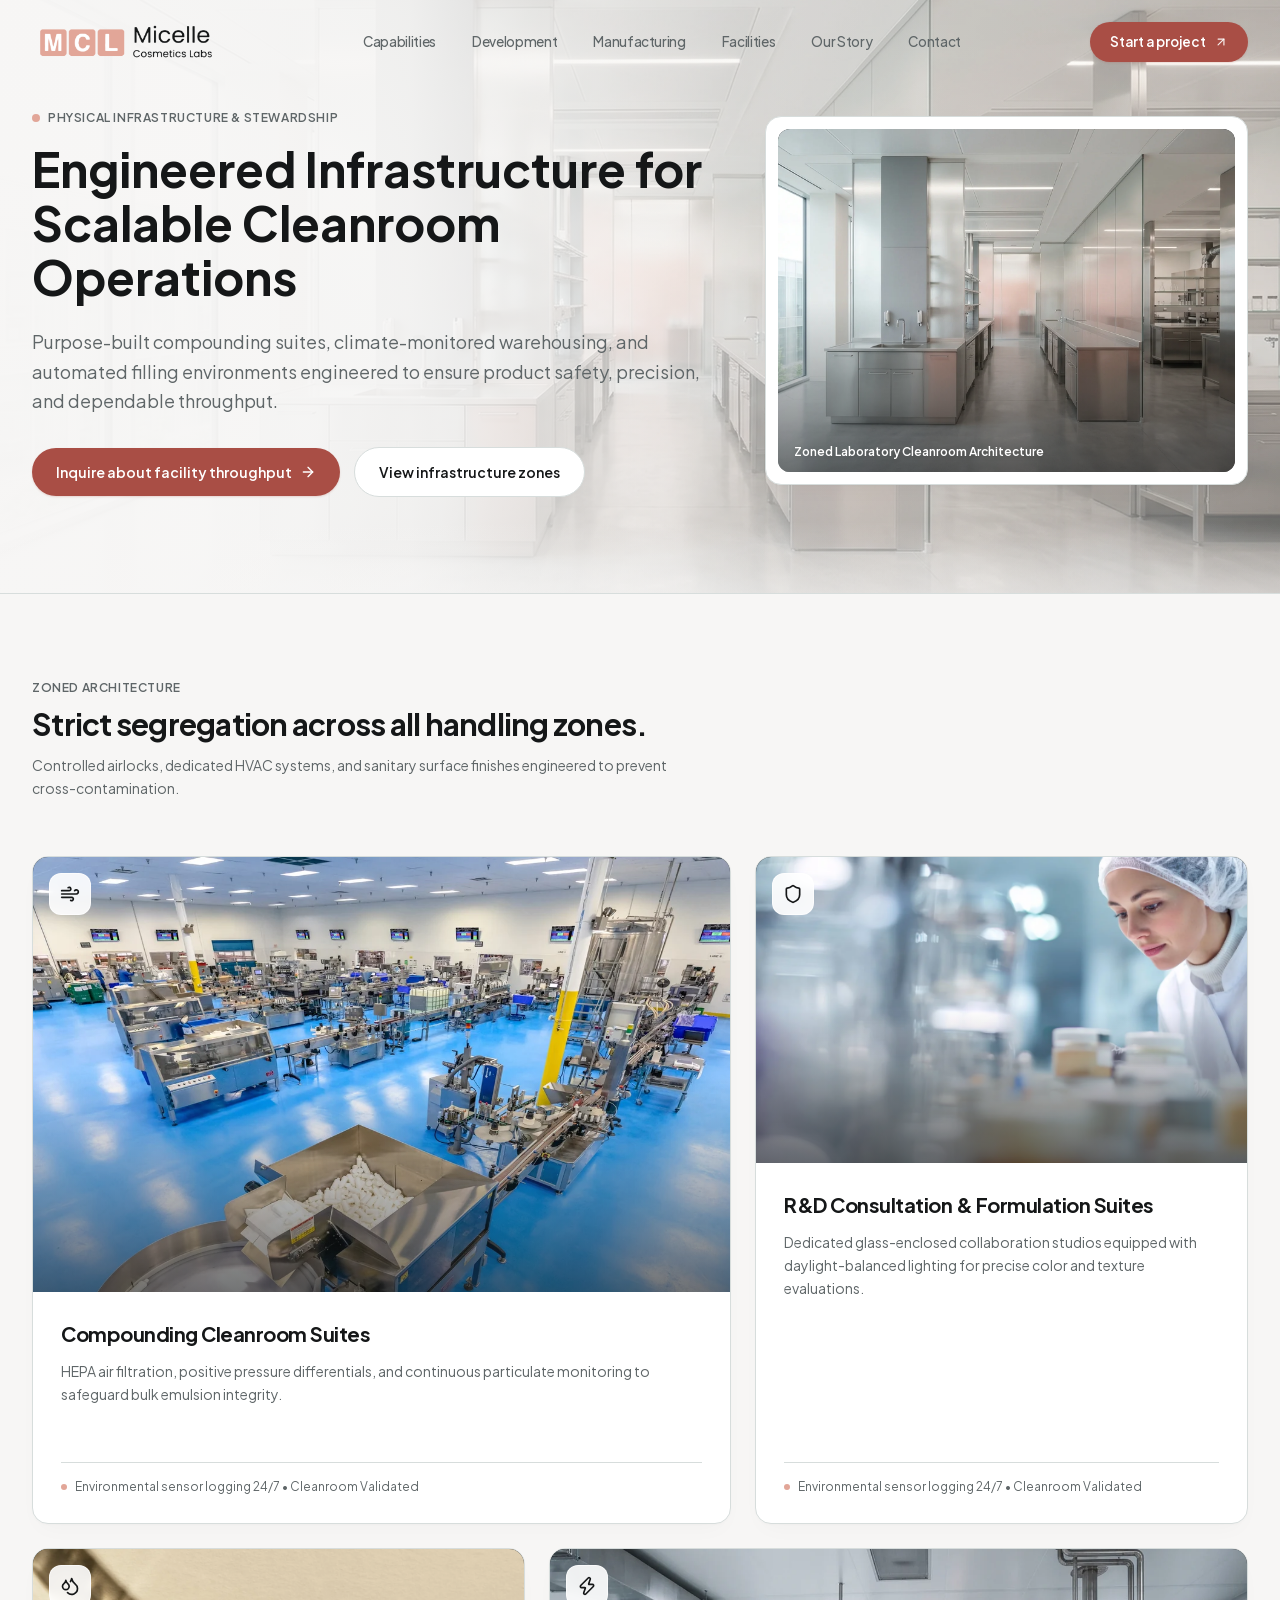
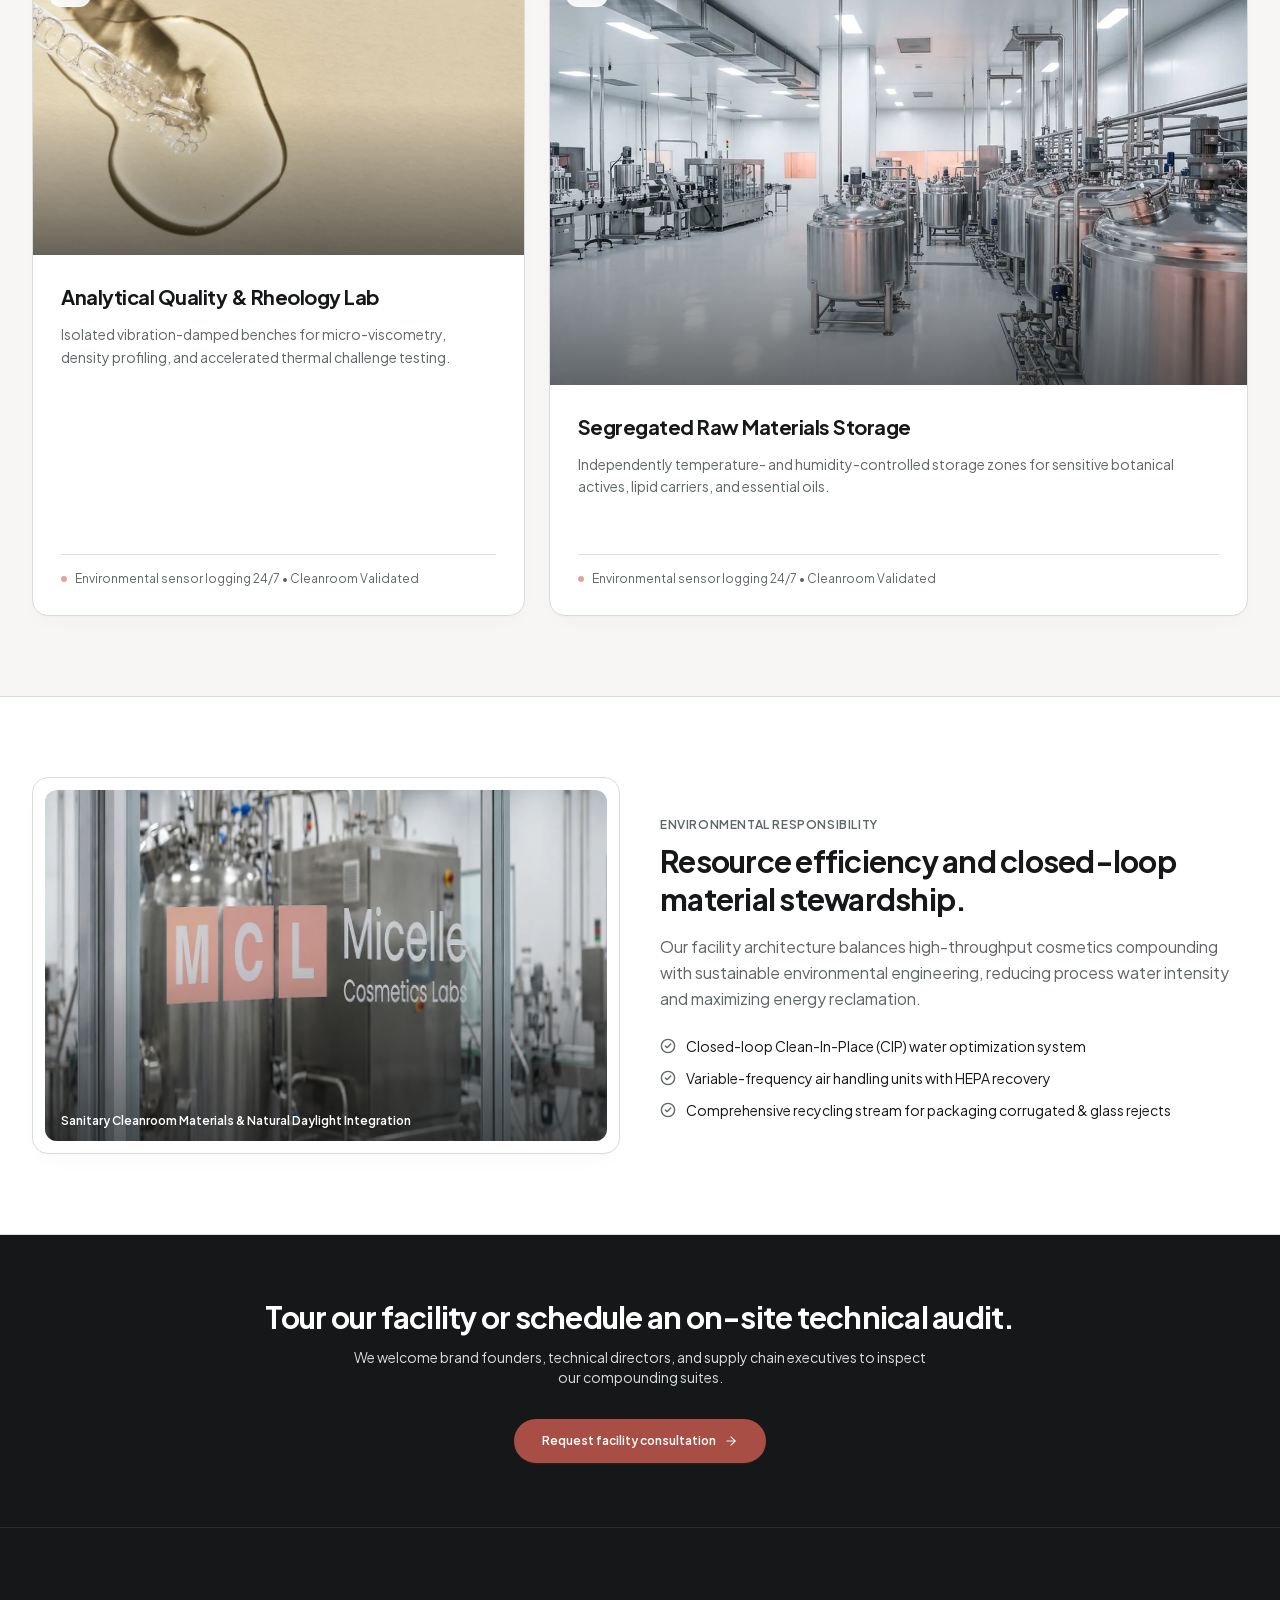
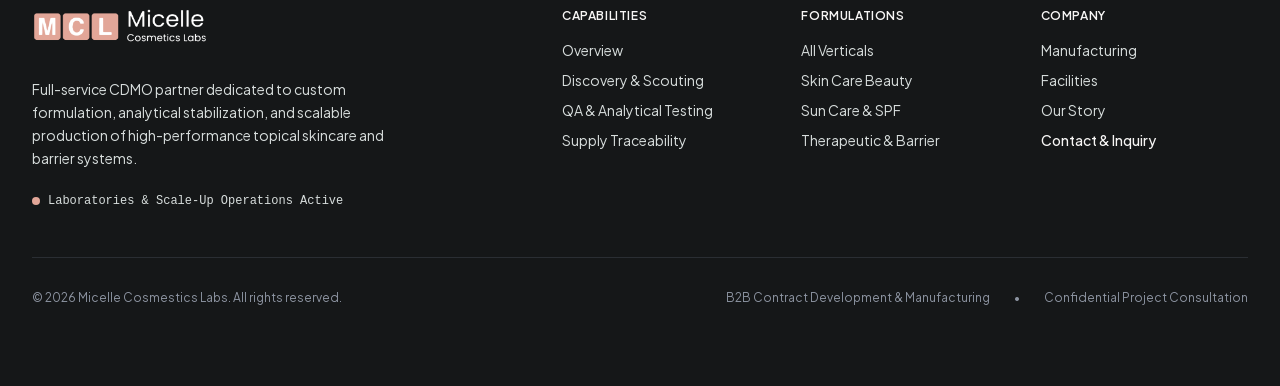
<file: facilities.html>
<!DOCTYPE html><html lang="en" class="plus_jakarta_sans_40bc8200-module__wdyLVa__variable space_grotesk_f5433c13-module__64039G__variable"><head><meta charSet="utf-8"/><meta name="viewport" content="width=device-width, initial-scale=1"/><link rel="preload" href="/_next/static/media/0c89a48fa5027cee-s.p.2cyn07wtgehh0.woff2" as="font" crossorigin="" type="font/woff2"/><link rel="preload" href="/_next/static/media/fba5a26ea33df6a3-s.p.18rizl4rsrl42.woff2" as="font" crossorigin="" type="font/woff2"/><link rel="preload" as="image" href="/logo-mcl-light.png"/><link rel="preload" as="image" href="/images/hero/hero-facilities-bg.webp"/><link rel="preload" as="image" href="/images/mcl/facilities/lab-architecture.webp"/><link rel="stylesheet" href="/_next/static/chunks/3l92rt2dptja0.css" data-precedence="next"/><link rel="preload" as="script" fetchPriority="low" href="/_next/static/chunks/3etzbjpi0_3n5.js"/><script src="/_next/static/chunks/314komiiuixl_.js" async=""></script><script src="/_next/static/chunks/3vy07k1xo1_hr.js" async=""></script><script src="/_next/static/chunks/1f-96vmhzq39b.js" async=""></script><script src="/_next/static/chunks/turbopack-03gz5znu6sd03.js" async=""></script><script src="/_next/static/chunks/10mqz_8f4yp79.js" async="" crossorigin=""></script><script src="/_next/static/chunks/18g0twzhvj4ks.js" async="" crossorigin=""></script><title>Modern Facilities &amp; Architectural Cleanrooms | Micelle Cosmetics Labs</title><meta name="description" content="Purpose-built cosmetic compounding suites, climate-monitored materials storage, and automated filling cleanrooms engineered for technical precision."/><meta property="og:title" content="Micelle Cosmestics Labs | Building Brands Through Formulation"/><meta property="og:description" content="Transforming cutting-edge active chemistry and sensory formulation into scalable, market-ready skincare solutions."/><meta property="og:type" content="website"/><meta name="twitter:card" content="summary"/><meta name="twitter:title" content="Micelle Cosmestics Labs | Building Brands Through Formulation"/><meta name="twitter:description" content="Transforming cutting-edge active chemistry and sensory formulation into scalable, market-ready skincare solutions."/><link rel="shortcut icon" href="/favicon.ico"/><link rel="icon" href="/favicon.ico?favicon.2-5iutof9b9de.ico" sizes="64x64" type="image/x-icon"/><link rel="icon" href="/favicon.ico"/><link rel="icon" href="/icon.png" sizes="512x512" type="image/png"/><link rel="apple-touch-icon" href="/icon.png" sizes="512x512" type="image/png"/><meta name="next-size-adjust" content=""/><script src="/_next/static/chunks/0cz1d0mv5g_q7.js" noModule=""></script></head><body class="min-h-[100dvh] bg-[#F7F6F5] text-[#151718] antialiased selection:bg-[#F3DDD8] selection:text-[#151718]"><div hidden=""><!--$--><!--/$--></div><div class="flex min-h-[100dvh] flex-col bg-[#F7F6F5]"><header class="fixed top-0 inset-x-0 z-50 w-full transition-all duration-500 bg-transparent border-b border-transparent py-5"><div class="max-w-7xl mx-auto px-4 sm:px-6 lg:px-8 flex items-center justify-between"><a class="flex items-center gap-3 focus-ring rounded-lg py-1 px-1.5 transition-opacity hover:opacity-90" aria-label="Micelle Cosmestics Labs - Homepage" href="/"><div class="relative h-9 w-[170px] sm:w-[190px] flex items-center"><img alt="Micelle Cosmestics Labs" width="300" height="60" decoding="async" data-nimg="1" class="h-full w-auto object-contain object-left" style="color:transparent" src="/logo-mcl-light.png"/></div></a><nav class="hidden lg:flex items-center gap-1 xl:gap-2 text-[13.5px] font-medium tracking-tight text-[#5F6668]" aria-label="Main Navigation"><a class="px-3.5 py-2 rounded-full transition-colors hover:text-[#151718] hover:bg-[#F3DDD8] focus-ring" href="/capabilities">Capabilities</a><a class="px-3.5 py-2 rounded-full transition-colors hover:text-[#151718] hover:bg-[#F3DDD8] focus-ring" href="/development">Development</a><a class="px-3.5 py-2 rounded-full transition-colors hover:text-[#151718] hover:bg-[#F3DDD8] focus-ring" href="/manufacturing">Manufacturing</a><a class="px-3.5 py-2 rounded-full transition-colors hover:text-[#151718] hover:bg-[#F3DDD8] focus-ring" href="/facilities">Facilities</a><a class="px-3.5 py-2 rounded-full transition-colors hover:text-[#151718] hover:bg-[#F3DDD8] focus-ring" href="/our-story">Our Story</a><a class="px-3.5 py-2 rounded-full transition-colors hover:text-[#151718] hover:bg-[#F3DDD8] focus-ring" href="/contact">Contact</a></nav><div class="hidden lg:flex items-center gap-3"><a class="btn-cta-coral px-5 py-2.5 text-[13.5px] focus-ring" href="/contact"><span>Start a project</span><svg xmlns="http://www.w3.org/2000/svg" width="24" height="24" viewBox="0 0 24 24" fill="none" stroke="currentColor" stroke-width="2" stroke-linecap="round" stroke-linejoin="round" class="lucide lucide-arrow-up-right w-3.5 h-3.5 text-white/90" aria-hidden="true"><path d="M7 7h10v10"></path><path d="M7 17 17 7"></path></svg></a></div><button type="button" class="lg:hidden p-2 rounded-full text-[#151718] hover:bg-[#EDF0F0] focus-ring" aria-expanded="false" aria-controls="mobile-navigation-drawer" aria-label="Open menu"><svg xmlns="http://www.w3.org/2000/svg" width="24" height="24" viewBox="0 0 24 24" fill="none" stroke="currentColor" stroke-width="2" stroke-linecap="round" stroke-linejoin="round" class="lucide lucide-menu w-6 h-6" aria-hidden="true"><path d="M4 5h16"></path><path d="M4 12h16"></path><path d="M4 19h16"></path></svg></button></div></header><div id="mobile-navigation-drawer" class="fixed inset-0 z-40 lg:hidden transition-all duration-300 opacity-0 pointer-events-none" aria-hidden="true"><div class="absolute inset-0 bg-[#151718]/30 backdrop-blur-xs transition-opacity"></div><div class="absolute top-0 right-0 h-full w-[85%] max-w-sm bg-[#FFFFFF] shadow-2xl p-6 flex flex-col justify-between transition-transform duration-300 border-l border-[#D7DDDC] translate-x-full"><div><div class="flex items-center justify-between pb-6 border-b border-[#D7DDDC]"><span class="text-xs uppercase tracking-wider font-semibold text-[#5F6668]">Navigation</span><button type="button" class="p-1.5 rounded-full text-[#5F6668] hover:text-[#151718] hover:bg-[#F3DDD8] focus-ring" aria-label="Close drawer"><svg xmlns="http://www.w3.org/2000/svg" width="24" height="24" viewBox="0 0 24 24" fill="none" stroke="currentColor" stroke-width="2" stroke-linecap="round" stroke-linejoin="round" class="lucide lucide-x w-5 h-5" aria-hidden="true"><path d="M18 6 6 18"></path><path d="m6 6 12 12"></path></svg></button></div><nav class="mt-6 flex flex-col space-y-1.5"><a class="px-4 py-3 rounded-xl text-base font-medium text-[#151718] hover:bg-[#F7F6F5] hover:text-[#A94E45] transition-colors focus-ring" href="/capabilities">Capabilities</a><a class="px-4 py-3 rounded-xl text-base font-medium text-[#151718] hover:bg-[#F7F6F5] hover:text-[#A94E45] transition-colors focus-ring" href="/development">Development</a><a class="px-4 py-3 rounded-xl text-base font-medium text-[#151718] hover:bg-[#F7F6F5] hover:text-[#A94E45] transition-colors focus-ring" href="/manufacturing">Manufacturing</a><a class="px-4 py-3 rounded-xl text-base font-medium text-[#151718] hover:bg-[#F7F6F5] hover:text-[#A94E45] transition-colors focus-ring" href="/facilities">Facilities</a><a class="px-4 py-3 rounded-xl text-base font-medium text-[#151718] hover:bg-[#F7F6F5] hover:text-[#A94E45] transition-colors focus-ring" href="/our-story">Our Story</a><a class="px-4 py-3 rounded-xl text-base font-medium text-[#151718] hover:bg-[#F7F6F5] hover:text-[#A94E45] transition-colors focus-ring" href="/contact">Contact</a></nav></div><div class="pt-6 border-t border-[#D7DDDC]"><a class="btn-cta-coral w-full py-3.5 px-6 text-sm focus-ring" href="/contact"><span>Start a project</span><svg xmlns="http://www.w3.org/2000/svg" width="24" height="24" viewBox="0 0 24 24" fill="none" stroke="currentColor" stroke-width="2" stroke-linecap="round" stroke-linejoin="round" class="lucide lucide-arrow-up-right w-4 h-4 text-white/90" aria-hidden="true"><path d="M7 7h10v10"></path><path d="M7 17 17 7"></path></svg></a><p class="mt-4 text-center text-xs text-[#5F6668]">Micelle Cosmestics Labs</p></div></div></div><main id="main-content" class="flex-1"><section class="relative pt-[86px] pb-14 sm:pt-[92px] sm:pb-20 lg:pt-[104px] lg:pb-24 border-b border-[#D7DDDC] bg-gradient-to-b from-[#F7F6F5] to-[#FFFFFF] overflow-hidden"><div class="absolute inset-0 z-0 overflow-hidden pointer-events-none select-none " aria-hidden="true"><div class="relative w-full h-full opacity-38 sm:opacity-50 lg:opacity-60"><img alt="Atmospheric modern clean cosmetic laboratory architecture background" decoding="async" data-nimg="fill" class="object-cover object-right md:object-right" style="position:absolute;height:100%;width:100%;left:0;top:0;right:0;bottom:0;color:transparent" src="/images/hero/hero-facilities-bg.webp"/></div><div class="absolute inset-0" style="background:linear-gradient(90deg, rgba(247,246,245,0.98) 0%, rgba(247,246,245,0.90) 32%, rgba(247,246,245,0.30) 58%, rgba(247,246,245,0.02) 100%)"></div><div class="absolute inset-0 md:hidden" style="background:linear-gradient(180deg, rgba(247,246,245,0.94) 0%, rgba(247,246,245,0.86) 52%, rgba(247,246,245,0.60) 100%)"></div><div class="absolute inset-0 pointer-events-none" style="background:linear-gradient(180deg, transparent 0%, transparent 88%, rgba(247,246,245,0.5) 100%)"></div></div><div class="max-w-7xl mx-auto px-4 sm:px-6 lg:px-8"><div class="grid grid-cols-1 lg:grid-cols-12 gap-10 items-center"><div class="lg:col-span-7 relative z-10"><div class="inline-flex items-center gap-2 mb-4 text-xs font-semibold tracking-wider uppercase text-[#5F6668]"><span class="w-2 h-2 rounded-full bg-[#E2A698]"></span><span>Physical Infrastructure &amp; Stewardship</span></div><h1 class="text-3xl sm:text-4xl lg:text-5xl font-bold tracking-normal text-[#151718] leading-[1.12] pb-1">Engineered Infrastructure for Scalable Cleanroom Operations</h1><p class="mt-5 text-base sm:text-lg text-[#5F6668] leading-relaxed max-w-2xl">Purpose-built compounding suites, climate-monitored warehousing, and automated filling environments engineered to ensure product safety, precision, and dependable throughput.</p><div class="mt-8 flex flex-col sm:flex-row items-stretch sm:items-center gap-3.5"><a class="btn-cta-coral px-6 py-3.5 text-sm font-semibold focus-ring text-center" href="/contact"><span>Inquire about facility throughput</span><svg xmlns="http://www.w3.org/2000/svg" width="24" height="24" viewBox="0 0 24 24" fill="none" stroke="currentColor" stroke-width="2" stroke-linecap="round" stroke-linejoin="round" class="lucide lucide-arrow-right w-4 h-4 text-white" aria-hidden="true"><path d="M5 12h14"></path><path d="m12 5 7 7-7 7"></path></svg></a><a href="#suites" class="btn-secondary px-6 py-3.5 text-sm font-semibold focus-ring text-center"><span>View infrastructure zones</span></a></div></div><div class="lg:col-span-5 relative z-20"><div class="bento-card p-3 bg-white border border-[#D7DDDC] shadow-md overflow-hidden"><div class="relative aspect-[4/3] w-full rounded-xl overflow-hidden bg-[#151718]"><img alt="Modern cosmetic research laboratory architecture with minimalist island workbenches" decoding="async" data-nimg="fill" class="object-cover object-center" style="position:absolute;height:100%;width:100%;left:0;top:0;right:0;bottom:0;color:transparent" src="/images/mcl/facilities/lab-architecture.webp"/><div class="absolute inset-0 bg-gradient-to-t from-[#151718]/60 via-transparent to-transparent pointer-events-none"></div><div class="absolute bottom-3 left-4 text-xs font-semibold text-white drop-shadow-sm">Zoned Laboratory Cleanroom Architecture</div></div></div></div></div></div></section><section id="suites" class="py-20 bg-[#F7F6F5] border-b border-[#D7DDDC]"><div class="max-w-7xl mx-auto px-4 sm:px-6 lg:px-8"><div class="max-w-2xl mb-14"><span class="text-xs uppercase tracking-wider font-semibold text-[#5F6668]">Zoned Architecture</span><h2 class="mt-2 text-3xl font-bold tracking-tight text-[#151718]">Strict segregation across all handling zones.</h2><p class="mt-3 text-sm text-[#5F6668] leading-relaxed">Controlled airlocks, dedicated HVAC systems, and sanitary surface finishes engineered to prevent cross-contamination.</p></div><div class="grid grid-cols-1 lg:grid-cols-12 gap-6"><div class="lg:col-span-7 bento-card bg-white border border-[#D7DDDC] rounded-2xl overflow-hidden flex flex-col justify-between group hover:border-[#E2A698] transition-all"><div><div class="relative aspect-[16/10] w-full bg-[#151718] overflow-hidden"><img alt="Wide architectural view of clean compounding cleanroom suite with modular walls and stainless tanks" loading="lazy" decoding="async" data-nimg="fill" class="object-cover object-center transition-transform duration-700 group-hover:scale-105" style="position:absolute;height:100%;width:100%;left:0;top:0;right:0;bottom:0;color:transparent" src="/images/mcl/facilities/compounding-suite-wide.webp"/><div class="absolute inset-0 bg-gradient-to-t from-[#151718]/60 via-transparent to-transparent pointer-events-none"></div><div class="absolute top-4 left-4 p-2.5 rounded-xl bg-white/90 backdrop-blur-xs text-[#151718] border border-white/60"><svg xmlns="http://www.w3.org/2000/svg" width="24" height="24" viewBox="0 0 24 24" fill="none" stroke="currentColor" stroke-width="2" stroke-linecap="round" stroke-linejoin="round" class="lucide lucide-wind w-5 h-5 text-[#151718]" aria-hidden="true"><path d="M12.8 19.6A2 2 0 1 0 14 16H2"></path><path d="M17.5 8a2.5 2.5 0 1 1 2 4H2"></path><path d="M9.8 4.4A2 2 0 1 1 11 8H2"></path></svg></div></div><div class="p-6 sm:p-7"><h3 class="text-xl font-bold text-[#151718] tracking-tight">Compounding Cleanroom Suites</h3><p class="mt-3 text-sm text-[#5F6668] leading-relaxed">HEPA air filtration, positive pressure differentials, and continuous particulate monitoring to safeguard bulk emulsion integrity.</p></div></div><div class="p-6 sm:p-7 pt-0"><div class="pt-4 border-t border-[#D7DDDC] flex items-center gap-2 text-xs text-[#5F6668]"><span class="w-1.5 h-1.5 rounded-full bg-[#E2A698]"></span><span>Environmental sensor logging 24/7 • Cleanroom Validated</span></div></div></div><div class="lg:col-span-5 bento-card bg-white border border-[#D7DDDC] rounded-2xl overflow-hidden flex flex-col justify-between group hover:border-[#E2A698] transition-all"><div><div class="relative aspect-[16/10] w-full bg-[#151718] overflow-hidden"><img alt="Interior perspective of frosted glass research and development meeting suite" loading="lazy" decoding="async" data-nimg="fill" class="object-cover object-center transition-transform duration-700 group-hover:scale-105" style="position:absolute;height:100%;width:100%;left:0;top:0;right:0;bottom:0;color:transparent" src="/images/mcl/facilities/frosted-meeting-suite.webp"/><div class="absolute inset-0 bg-gradient-to-t from-[#151718]/60 via-transparent to-transparent pointer-events-none"></div><div class="absolute top-4 left-4 p-2.5 rounded-xl bg-white/90 backdrop-blur-xs text-[#151718] border border-white/60"><svg xmlns="http://www.w3.org/2000/svg" width="24" height="24" viewBox="0 0 24 24" fill="none" stroke="currentColor" stroke-width="2" stroke-linecap="round" stroke-linejoin="round" class="lucide lucide-shield w-5 h-5 text-[#151718]" aria-hidden="true"><path d="M20 13c0 5-3.5 7.5-7.66 8.95a1 1 0 0 1-.67-.01C7.5 20.5 4 18 4 13V6a1 1 0 0 1 1-1c2 0 4.5-1.2 6.24-2.72a1.17 1.17 0 0 1 1.52 0C14.51 3.81 17 5 19 5a1 1 0 0 1 1 1z"></path></svg></div></div><div class="p-6 sm:p-7"><h3 class="text-xl font-bold text-[#151718] tracking-tight">R&amp;D Consultation &amp; Formulation Suites</h3><p class="mt-3 text-sm text-[#5F6668] leading-relaxed">Dedicated glass-enclosed collaboration studios equipped with daylight-balanced lighting for precise color and texture evaluations.</p></div></div><div class="p-6 sm:p-7 pt-0"><div class="pt-4 border-t border-[#D7DDDC] flex items-center gap-2 text-xs text-[#5F6668]"><span class="w-1.5 h-1.5 rounded-full bg-[#E2A698]"></span><span>Environmental sensor logging 24/7 • Cleanroom Validated</span></div></div></div><div class="lg:col-span-5 bento-card bg-white border border-[#D7DDDC] rounded-2xl overflow-hidden flex flex-col justify-between group hover:border-[#E2A698] transition-all"><div><div class="relative aspect-[16/10] w-full bg-[#151718] overflow-hidden"><img alt="Analytical formulation workstation detail with micropipette and optical dish" loading="lazy" decoding="async" data-nimg="fill" class="object-cover object-center transition-transform duration-700 group-hover:scale-105" style="position:absolute;height:100%;width:100%;left:0;top:0;right:0;bottom:0;color:transparent" src="/images/mcl/facilities/workstation-analytical.webp"/><div class="absolute inset-0 bg-gradient-to-t from-[#151718]/60 via-transparent to-transparent pointer-events-none"></div><div class="absolute top-4 left-4 p-2.5 rounded-xl bg-white/90 backdrop-blur-xs text-[#151718] border border-white/60"><svg xmlns="http://www.w3.org/2000/svg" width="24" height="24" viewBox="0 0 24 24" fill="none" stroke="currentColor" stroke-width="2" stroke-linecap="round" stroke-linejoin="round" class="lucide lucide-droplets w-5 h-5 text-[#151718]" aria-hidden="true"><path d="M7 16.3c2.2 0 4-1.83 4-4.05 0-1.16-.57-2.26-1.71-3.19S7.29 6.75 7 5.3c-.29 1.45-1.14 2.84-2.29 3.76S3 11.1 3 12.25c0 2.22 1.8 4.05 4 4.05z"></path><path d="M12.56 6.6A10.97 10.97 0 0 0 14 3.02c.5 2.5 2 4.9 4 6.5s3 3.5 3 5.5a6.98 6.98 0 0 1-11.91 4.97"></path></svg></div></div><div class="p-6 sm:p-7"><h3 class="text-xl font-bold text-[#151718] tracking-tight">Analytical Quality &amp; Rheology Lab</h3><p class="mt-3 text-sm text-[#5F6668] leading-relaxed">Isolated vibration-damped benches for micro-viscometry, density profiling, and accelerated thermal challenge testing.</p></div></div><div class="p-6 sm:p-7 pt-0"><div class="pt-4 border-t border-[#D7DDDC] flex items-center gap-2 text-xs text-[#5F6668]"><span class="w-1.5 h-1.5 rounded-full bg-[#E2A698]"></span><span>Environmental sensor logging 24/7 • Cleanroom Validated</span></div></div></div><div class="lg:col-span-7 bento-card bg-white border border-[#D7DDDC] rounded-2xl overflow-hidden flex flex-col justify-between group hover:border-[#E2A698] transition-all"><div><div class="relative aspect-[16/10] w-full bg-[#151718] overflow-hidden"><img alt="Organized stainless-steel shelving and clean vessels in climate-monitored storage" loading="lazy" decoding="async" data-nimg="fill" class="object-cover object-center transition-transform duration-700 group-hover:scale-105" style="position:absolute;height:100%;width:100%;left:0;top:0;right:0;bottom:0;color:transparent" src="/images/mcl/facilities/materials-storage-clean.webp"/><div class="absolute inset-0 bg-gradient-to-t from-[#151718]/60 via-transparent to-transparent pointer-events-none"></div><div class="absolute top-4 left-4 p-2.5 rounded-xl bg-white/90 backdrop-blur-xs text-[#151718] border border-white/60"><svg xmlns="http://www.w3.org/2000/svg" width="24" height="24" viewBox="0 0 24 24" fill="none" stroke="currentColor" stroke-width="2" stroke-linecap="round" stroke-linejoin="round" class="lucide lucide-zap w-5 h-5 text-[#151718]" aria-hidden="true"><path d="M15.914 4a1.5 1.5 0 00-2.474-1.561l-9 9A1.5 1.5 0 005.5 14h4.002a.5.5 0 01.471.666L8.086 20a1.5 1.5 0 002.475 1.56l9-9A1.5 1.5 0 0018.5 10h-3.997a.5.5 0 01-.472-.667z"></path></svg></div></div><div class="p-6 sm:p-7"><h3 class="text-xl font-bold text-[#151718] tracking-tight">Segregated Raw Materials Storage</h3><p class="mt-3 text-sm text-[#5F6668] leading-relaxed">Independently temperature- and humidity-controlled storage zones for sensitive botanical actives, lipid carriers, and essential oils.</p></div></div><div class="p-6 sm:p-7 pt-0"><div class="pt-4 border-t border-[#D7DDDC] flex items-center gap-2 text-xs text-[#5F6668]"><span class="w-1.5 h-1.5 rounded-full bg-[#E2A698]"></span><span>Environmental sensor logging 24/7 • Cleanroom Validated</span></div></div></div></div></div></section><section class="py-20 bg-white border-b border-[#D7DDDC]"><div class="max-w-7xl mx-auto px-4 sm:px-6 lg:px-8"><div class="grid grid-cols-1 lg:grid-cols-12 gap-10 items-center"><div class="lg:col-span-6 relative"><div class="bento-card p-3 bg-[#F7F6F5] border border-[#D7DDDC] rounded-2xl overflow-hidden shadow-sm"><div class="relative aspect-[16/10] w-full rounded-xl overflow-hidden bg-white"><img alt="Architectural details: brushed stainless steel, fluted glass, and soft directional daylight" loading="lazy" decoding="async" data-nimg="fill" class="object-cover object-center transition-transform duration-700 hover:scale-105" style="position:absolute;height:100%;width:100%;left:0;top:0;right:0;bottom:0;color:transparent" src="/images/mcl/facilities/brushed-metal-light.webp"/><div class="absolute inset-0 bg-gradient-to-t from-[#151718]/60 via-transparent to-transparent pointer-events-none"></div><div class="absolute bottom-3 left-4 text-xs font-semibold text-white drop-shadow-sm">Sanitary Cleanroom Materials &amp; Natural Daylight Integration</div></div></div></div><div class="lg:col-span-6"><span class="text-xs uppercase tracking-wider font-semibold text-[#5F6668]">Environmental Responsibility</span><h2 class="mt-2 text-3xl font-bold tracking-tight text-[#151718] leading-tight">Resource efficiency and closed-loop material stewardship.</h2><p class="mt-4 text-base text-[#5F6668] leading-relaxed">Our facility architecture balances high-throughput cosmetics compounding with sustainable environmental engineering, reducing process water intensity and maximizing energy reclamation.</p><div class="mt-6 space-y-3"><div class="flex items-center gap-2.5 text-xs sm:text-sm text-[#151718]"><svg xmlns="http://www.w3.org/2000/svg" width="24" height="24" viewBox="0 0 24 24" fill="none" stroke="currentColor" stroke-width="2" stroke-linecap="round" stroke-linejoin="round" class="lucide lucide-circle-check lucide-check-circle-2 w-4 h-4 text-[#5F6668] shrink-0" aria-hidden="true"><circle cx="12" cy="12" r="10"></circle><path d="m16 9-5.5 5.5L8 12"></path></svg><span>Closed-loop Clean-In-Place (CIP) water optimization system</span></div><div class="flex items-center gap-2.5 text-xs sm:text-sm text-[#151718]"><svg xmlns="http://www.w3.org/2000/svg" width="24" height="24" viewBox="0 0 24 24" fill="none" stroke="currentColor" stroke-width="2" stroke-linecap="round" stroke-linejoin="round" class="lucide lucide-circle-check lucide-check-circle-2 w-4 h-4 text-[#5F6668] shrink-0" aria-hidden="true"><circle cx="12" cy="12" r="10"></circle><path d="m16 9-5.5 5.5L8 12"></path></svg><span>Variable-frequency air handling units with HEPA recovery</span></div><div class="flex items-center gap-2.5 text-xs sm:text-sm text-[#151718]"><svg xmlns="http://www.w3.org/2000/svg" width="24" height="24" viewBox="0 0 24 24" fill="none" stroke="currentColor" stroke-width="2" stroke-linecap="round" stroke-linejoin="round" class="lucide lucide-circle-check lucide-check-circle-2 w-4 h-4 text-[#5F6668] shrink-0" aria-hidden="true"><circle cx="12" cy="12" r="10"></circle><path d="m16 9-5.5 5.5L8 12"></path></svg><span>Comprehensive recycling stream for packaging corrugated &amp; glass rejects</span></div></div></div></div></div></section><section class="py-16 bg-[#151718] text-white"><div class="max-w-7xl mx-auto px-4 sm:px-6 lg:px-8 text-center"><h2 class="text-2xl sm:text-3xl font-bold tracking-tight">Tour our facility or schedule an on-site technical audit.</h2><p class="mt-3 text-sm text-[#D7DDDC] max-w-xl mx-auto">We welcome brand founders, technical directors, and supply chain executives to inspect our compounding suites.</p><div class="mt-8"><a class="btn-cta-coral px-7 py-3.5 text-xs font-semibold focus-ring inline-flex items-center gap-2" href="/contact"><span>Request facility consultation</span><svg xmlns="http://www.w3.org/2000/svg" width="24" height="24" viewBox="0 0 24 24" fill="none" stroke="currentColor" stroke-width="2" stroke-linecap="round" stroke-linejoin="round" class="lucide lucide-arrow-right w-3.5 h-3.5 text-white/90" aria-hidden="true"><path d="M5 12h14"></path><path d="m12 5 7 7-7 7"></path></svg></a></div></div></section></main><footer class="bg-[#151718] border-t border-[#2A2E33] py-14 md:py-20 text-[#D7DDDC]" aria-labelledby="footer-heading"><div class="max-w-7xl mx-auto px-4 sm:px-6 lg:px-8"><h2 id="footer-heading" class="sr-only">Footer</h2><div class="grid grid-cols-1 md:grid-cols-12 gap-10 lg:gap-14 pb-12 border-b border-[#2A2E33]"><div class="md:col-span-5 flex flex-col justify-between"><div><a class="inline-block relative h-9 w-[180px] mb-4 focus-ring focus-visible:ring-offset-[#151718] rounded-md" aria-label="Micelle Cosmestics Labs - Homepage" href="/"><img alt="Micelle Cosmestics Labs" loading="lazy" width="300" height="60" decoding="async" data-nimg="1" class="h-full w-auto object-contain object-left" style="color:transparent" src="/logo-mcl-dark.png"/></a><p class="text-xs sm:text-sm text-[#D7DDDC] leading-relaxed max-w-sm mt-3">Full-service CDMO partner dedicated to custom formulation, analytical stabilization, and scalable production of high-performance topical skincare and barrier systems.</p></div><div class="mt-6 flex items-center gap-2 text-xs font-mono text-[#D7DDDC]"><span class="w-2 h-2 rounded-full bg-[#E2A698]"></span><span>Laboratories &amp; Scale-Up Operations Active</span></div></div><div class="md:col-span-7 grid grid-cols-2 sm:grid-cols-3 gap-8"><div><div class="text-xs font-semibold uppercase tracking-wider text-[#F7F6F5] mb-4">Capabilities</div><ul class="space-y-2.5 text-xs sm:text-sm"><li><a class="text-[#D7DDDC] hover:text-[#E2A698] transition-colors focus-ring focus-visible:ring-offset-[#151718] rounded-xs" href="/capabilities">Overview</a></li><li><a class="text-[#D7DDDC] hover:text-[#E2A698] transition-colors focus-ring focus-visible:ring-offset-[#151718] rounded-xs" href="/capabilities#discovery">Discovery &amp; Scouting</a></li><li><a class="text-[#D7DDDC] hover:text-[#E2A698] transition-colors focus-ring focus-visible:ring-offset-[#151718] rounded-xs" href="/capabilities#testing">QA &amp; Analytical Testing</a></li><li><a class="text-[#D7DDDC] hover:text-[#E2A698] transition-colors focus-ring focus-visible:ring-offset-[#151718] rounded-xs" href="/capabilities#supply-chain">Supply Traceability</a></li></ul></div><div><div class="text-xs font-semibold uppercase tracking-wider text-[#F7F6F5] mb-4">Formulations</div><ul class="space-y-2.5 text-xs sm:text-sm"><li><a class="text-[#D7DDDC] hover:text-[#E2A698] transition-colors focus-ring focus-visible:ring-offset-[#151718] rounded-xs" href="/development">All Verticals</a></li><li><a class="text-[#D7DDDC] hover:text-[#E2A698] transition-colors focus-ring focus-visible:ring-offset-[#151718] rounded-xs" href="/development#beauty">Skin Care Beauty</a></li><li><a class="text-[#D7DDDC] hover:text-[#E2A698] transition-colors focus-ring focus-visible:ring-offset-[#151718] rounded-xs" href="/development#suncare">Sun Care &amp; SPF</a></li><li><a class="text-[#D7DDDC] hover:text-[#E2A698] transition-colors focus-ring focus-visible:ring-offset-[#151718] rounded-xs" href="/development#therapeutic">Therapeutic &amp; Barrier</a></li></ul></div><div><div class="text-xs font-semibold uppercase tracking-wider text-[#F7F6F5] mb-4">Company</div><ul class="space-y-2.5 text-xs sm:text-sm"><li><a class="text-[#D7DDDC] hover:text-[#E2A698] transition-colors focus-ring focus-visible:ring-offset-[#151718] rounded-xs" href="/manufacturing">Manufacturing</a></li><li><a class="text-[#D7DDDC] hover:text-[#E2A698] transition-colors focus-ring focus-visible:ring-offset-[#151718] rounded-xs" href="/facilities">Facilities</a></li><li><a class="text-[#D7DDDC] hover:text-[#E2A698] transition-colors focus-ring focus-visible:ring-offset-[#151718] rounded-xs" href="/our-story">Our Story</a></li><li><a class="text-[#F7F6F5] hover:text-[#E2A698] transition-colors focus-ring focus-visible:ring-offset-[#151718] rounded-xs font-medium" href="/contact">Contact &amp; Inquiry</a></li></ul></div></div></div><div class="pt-8 flex flex-col sm:flex-row items-center justify-between gap-4 text-xs text-[#8C93A0]"><div>© <!-- -->2026<!-- --> <!-- -->Micelle Cosmestics Labs<!-- -->. All rights reserved.</div><div class="flex items-center gap-6"><span>B2B Contract Development &amp; Manufacturing</span><span>•</span><span>Confidential Project Consultation</span></div></div></div></footer></div><!--$--><!--/$--><script src="/_next/static/chunks/3etzbjpi0_3n5.js" id="_R_" async=""></script><script>(self.__next_f=self.__next_f||[]).push([0])</script><script>self.__next_f.push([1,"1:\"$Sreact.fragment\"\n2:I[74825,[\"/_next/static/chunks/10mqz_8f4yp79.js\"],\"default\"]\n3:I[75093,[\"/_next/static/chunks/10mqz_8f4yp79.js\"],\"default\"]\n4:I[45872,[\"/_next/static/chunks/10mqz_8f4yp79.js\",\"/_next/static/chunks/18g0twzhvj4ks.js\"],\"Header\"]\n5:I[30036,[\"/_next/static/chunks/10mqz_8f4yp79.js\",\"/_next/static/chunks/18g0twzhvj4ks.js\"],\"Image\"]\n12:I[83989,[\"/_next/static/chunks/10mqz_8f4yp79.js\"],\"default\",1]\n:HL[\"/_next/static/chunks/3l92rt2dptja0.css\",\"style\"]\n:HL[\"/_next/static/media/0c89a48fa5027cee-s.p.2cyn07wtgehh0.woff2\",\"font\",{\"crossOrigin\":\"\",\"type\":\"font/woff2\"}]\n:HL[\"/_next/static/media/fba5a26ea33df6a3-s.p.18rizl4rsrl42.woff2\",\"font\",{\"crossOrigin\":\"\",\"type\":\"font/woff2\"}]\n10:X\n0:{\"P\":null,\"c\":[\"\",\"facilities\"],\"q\":\"\",\"i\":false,\"f\":[[[\"\",{\"children\":[\"facilities\",{\"children\":[\"__PAGE__\",{},\"$undefined\",\"$undefined\",4608]},\"$undefined\",\"$undefined\",4608]},\"$undefined\",\"$undefined\",4624],[[\"$\",\"$1\",\"c\",{\"children\":[[[\"$\",\"link\",\"0\",{\"rel\":\"stylesheet\",\"href\":\"/_next/static/chunks/3l92rt2dptja0.css\",\"precedence\":\"next\",\"crossOrigin\":\"$undefined\",\"nonce\":\"$undefined\"}],[\"$\",\"script\",\"script-0\",{\"src\":\"/_next/static/chunks/10mqz_8f4yp79.js\",\"async\":true,\"nonce\":\"$undefined\"}]],[\"$\",\"html\",null,{\"lang\":\"en\",\"className\":\"plus_jakarta_sans_40bc8200-module__wdyLVa__variable space_grotesk_f5433c13-module__64039G__variable\",\"children\":[\"$\",\"body\",null,{\"className\":\"min-h-[100dvh] bg-[#F7F6F5] text-[#151718] antialiased selection:bg-[#F3DDD8] selection:text-[#151718]\",\"children\":[\"$\",\"$L2\",null,{\"parallelRouterKey\":\"children\",\"error\":\"$undefined\",\"errorStyles\":\"$undefined\",\"errorScripts\":\"$undefined\",\"template\":[\"$\",\"$L3\",null,{}],\"templateStyles\":\"$undefined\",\"templateScripts\":\"$undefined\",\"notFound\":[[[\"$\",\"title\",null,{\"children\":\"404: This page could not be found.\"}],[\"$\",\"div\",null,{\"style\":{\"fontFamily\":\"system-ui,\\\"Segoe UI\\\",Roboto,Helvetica,Arial,sans-serif,\\\"Apple Color Emoji\\\",\\\"Segoe UI Emoji\\\"\",\"height\":\"100vh\",\"textAlign\":\"center\",\"display\":\"flex\",\"flexDirection\":\"column\",\"alignItems\":\"center\",\"justifyContent\":\"center\"},\"children\":[\"$\",\"div\",null,{\"children\":[[\"$\",\"style\",null,{\"dangerouslySetInnerHTML\":{\"__html\":\"body{color:#000;background:#fff;margin:0}.next-error-h1{border-right:1px solid rgba(0,0,0,.3)}@media (prefers-color-scheme:dark){body{color:#fff;background:#000}.next-error-h1{border-right:1px solid rgba(255,255,255,.3)}}\"}}],[\"$\",\"h1\",null,{\"className\":\"next-error-h1\",\"style\":{\"display\":\"inline-block\",\"margin\":\"0 20px 0 0\",\"padding\":\"0 23px 0 0\",\"fontSize\":24,\"fontWeight\":500,\"verticalAlign\":\"top\",\"lineHeight\":\"49px\"},\"children\":404}],[\"$\",\"div\",null,{\"style\":{\"display\":\"inline-block\"},\"children\":[\"$\",\"h2\",null,{\"style\":{\"fontSize\":14,\"fontWeight\":400,\"lineHeight\":\"49px\",\"margin\":0},\"children\":\"This page could not be found.\"}]}]]}]}]],[]],\"forbidden\":\"$undefined\",\"unauthorized\":\"$undefined\"}]}]}]]}],{\"children\":[[\"$\",\"$1\",\"c\",{\"children\":[null,[\"$\",\"$L2\",null,{\"parallelRouterKey\":\"children\",\"error\":\"$undefined\",\"errorStyles\":\"$undefined\",\"errorScripts\":\"$undefined\",\"template\":[\"$\",\"$L3\",null,{}],\"templateStyles\":\"$undefined\",\"templateScripts\":\"$undefined\",\"notFound\":\"$undefined\",\"forbidden\":\"$undefined\",\"unauthorized\":\"$undefined\"}]]}],{\"children\":[[\"$\",\"$1\",\"c\",{\"children\":[[\"$\",\"div\",null,{\"className\":\"flex min-h-[100dvh] flex-col bg-[#F7F6F5]\",\"children\":[[\"$\",\"$L4\",null,{}],[\"$\",\"main\",null,{\"id\":\"main-content\",\"className\":\"flex-1\",\"children\":[[\"$\",\"section\",null,{\"className\":\"relative pt-[86px] pb-14 sm:pt-[92px] sm:pb-20 lg:pt-[104px] lg:pb-24 border-b border-[#D7DDDC] bg-gradient-to-b from-[#F7F6F5] to-[#FFFFFF] overflow-hidden\",\"children\":[[\"$\",\"div\",null,{\"className\":\"absolute inset-0 z-0 overflow-hidden pointer-events-none select-none \",\"aria-hidden\":\"true\",\"children\":[[\"$\",\"div\",null,{\"className\":\"relative w-full h-full opacity-38 sm:opacity-50 lg:opacity-60\",\"children\":[\"$\",\"$L5\",null,{\"src\":\"/images/hero/hero-facilities-bg.webp\",\"alt\":\"Atmospheric modern clean cosmetic laboratory architecture background\",\"fill\":true,\"priority\":true,\"sizes\":\"100vw\",\"quality\":88,\"className\":\"object-cover object-right md:object-right\"}]}],[\"$\",\"div\",null,{\"className\":\"absolute inset-0\",\"style\":{\"background\":\"linear-gradient(90deg, rgba(247,246,245,0.98) 0%, rgba(247,246,245,0.90) 32%, rgba(247,246,245,0.30) 58%, rgba(247,246,245,0.02) 100%)\"}}],[\"$\",\"div\",null,{\"className\":\"absolute inset-0 md:hidden\",\"style\":{\"background\":\"linear-gradient(180deg, rgba(247,246,245,0.94) 0%, rgba(247,246,245,0.86) 52%, rgba(247,246,245,0.60) 100%)\"}}],[\"$\",\"div\",null,{\"className\":\"absolute inset-0 pointer-events-none\",\"style\":{\"background\":\"linear-gradient(180deg, transparent 0%, transparent 88%, rgba(247,246,245,0.5) 100%)\"}}]]}],[\"$\",\"div\",null,{\"className\":\"max-w-7xl mx-auto px-4 sm:px-6 lg:px-8\",\"children\":[\"$\",\"div\",null,{\"className\":\"grid grid-cols-1 lg:grid-cols-12 gap-10 items-center\",\"children\":[[\"$\",\"div\",null,{\"className\":\"lg:col-span-7 relative z-10\",\"children\":[[\"$\",\"div\",null,{\"className\":\"inline-flex items-center gap-2 mb-4 text-xs font-semibold tracking-wider uppercase text-[#5F6668]\",\"children\":[[\"$\",\"span\",null,{\"className\":\"w-2 h-2 rounded-full bg-[#E2A698]\"}],[\"$\",\"span\",null,{\"children\":\"Physical Infrastructure \u0026 Stewardship\"}]]}],\"$L6\",\"$L7\",\"$L8\"]}],\"$L9\"]}]}]]}],\"$La\",\"$Lb\",\"$Lc\"]}],\"$Ld\"]}],[\"$Le\"],\"$Lf\"]}],{},null,false,null]},null,false,\"$10\"]},null,false,null],\"$L11\",false]],\"m\":\"$undefined\",\"G\":[\"$12\",[\"$L13\"]],\"S\":true,\"h\":null,\"r\":\"$undefined\",\"s\":\"$undefined\",\"a\":\"$undefined\",\"l\":\"$undefined\",\"p\":\"$undefined\",\"d\":\"$undefined\",\"b\":\"sTWC8i-xeDUlVZjH99WHc\"}\n14:I[20065,[\"/_next/static/chunks/10mqz_8f4yp79.js\",\"/_next/static/chunks/18g0twzhvj4ks.js\"],\"\"]\n15:I[89858,[\"/_next/static/chunks/10mqz_8f4yp79.js\",\"/_next/static/chunks/18g0twzhvj4ks.js\"],\"default\"]\n1f:I[89044,[\"/_next/static/chunks/10mqz_8f4yp79.js\"],\"OutletBoundary\"]\n20:\"$Sreact.suspense\"\n22:I[89044,[\"/_next/static/chunks/10mqz_8f4yp79.js\"],\"ViewportBoundary\"]\n24:I[89044,[\"/_next/static/chunks/10mqz_8f4yp79.js\"],\"MetadataBoundary\"]\n6:[\"$\",\"h1\",null,{\"className\":\"text-3xl sm:text-4xl lg:text-5xl font-bold tracking-normal text-[#151718] leading-[1.12] pb-1\",\"children\":\"Engineered Infrastructure for Scalable Cleanroom Operations\"}]\n7:[\"$\",\"p\",null,{\"className\":\"mt-5 text-base sm:text-lg text-[#5F6668] leading-relaxed max-w-2xl\",\"children\":\"Purpose-built compounding suites, climate-monitored warehousing, and automated filling environments engineered to ensure product safety, precision, and dependable throughput.\"}]\n8:[\"$\",\"div\",null,{\"className\":\"mt-8 flex flex-col sm:flex-row items-stretch sm:items-center gap-3.5\",\"children\":[[\"$\",\"$L14\",null,{\"href\":\"/contact\",\"className\":\"btn-cta-coral px-6 py-3.5 text-sm font-semibold focus-ring text-center\",\"children\":[[\"$\",\"span\",null,{\"children\":\"Inquire about facility throughput\"}],[\"$\",\"$L15\",null,{\"ref\":\"$undefined\",\"icon\":{\"name\":\"arrow-right\",\"size\":24,\"node\":[[\"path\",{\"d\":\"M5 12h14\",\"key\":\"1ays0h\"}],[\"path\",{\"d\":\"m12 5 7 7-7 7\",\"key\":\"xquz4c\"}]]},\"className\":\"w-4 h-4 text-white\"}]]}],[\"$\",\"a\",null,{\"href\":\"#suites\",\"className\":\"btn-secondary px-6 py-3.5 text-sm font-semibold focus-ring text-center\",\"children\":[\"$\",\"span\",null,{\"children\":\"View infrastructure zones\"}]}]]}]\n9:[\"$\",\"div\",null,{\"className\":\"lg:col-span-5 relative z-20\",\"children\":[\"$\",\"div\",null,{\"className\":\"bento-card p-3 bg-white border border-[#D7DDDC] shadow-md overflow-hidden\",\"children\":[\"$\",\"div\",null,{\"className\":\"relative aspect-[4/3] w-full rounded-xl overflow-hidden bg-[#151718]\",\"children\":[[\"$\",\"$L5\",null,{\"src\":\"/images/mcl/facilities/lab-architecture.webp\",\"alt\":\"Modern cosmetic research laboratory architecture with minimalist island workbenches\",\"fill\":true,\"sizes\":\"(max-width: 1024px) 100vw, 500px\",\"priority\":true,\"className\":\"object-cover object-center\"}],[\"$\",\"div\",null,{\"className\":\"absolute inset-0 bg-gradient-to-t from-[#151718]/60 via-transparent to-transparent pointer-events-none\"}],[\"$\",\"div\",null,{\"className\":\"absolute bottom-3 left-4 text-xs font-semibold text-white drop-shadow-sm\",\"children\":\"Zoned Laboratory Cleanroom Architecture\"}]]}]}]}]\na:[\"$\",\"section\",null,{\"id\":\"suites\",\"className\":\"py-20 bg-[#F7F6F5] border-b border-[#D7DDDC]\",\"children\":[\"$\",\"div\",null,{\"className\":\"max-w-7xl mx-auto px-4 sm:px-6 lg:px-8\",\"children\":[[\"$\",\"div\",null,{\"className\":\"max-w-2xl mb-14\",\"children\":[[\"$\",\"span\",null,{\"className\":\"text-xs uppercase tracking-wider font-semibold text-[#5F6668]\",\"children\":\"Zoned Architecture\"}],[\"$\",\"h2\",null,{\"className\":\"mt-2 text-3xl font-bold tracking-tight text-[#151718]\",\"children\":\"Strict segregation across all handling zones.\"}],[\"$\",\"p\",null,{\"className\":\"mt-3 text-sm text-[#5F6668] leading-relaxed\",\"children\":\"Controlled airlocks, dedicated HVAC systems, and sanitary surface finishes engineered to prevent cross-contamination.\"}]]}],[\"$\",\"div\",null,{\"className\":\"grid grid-cols-1 lg:grid-cols-12 gap-6\",\"children\":[[\"$\",\"div\",\"0\",{\"className\":\"lg:col-span-7 bento-card bg-white border border-[#D7DDDC] rounded-2xl overflow-hidden flex flex-col justify-between group hover:border-[#E2A698] transition-all\",\"children\":[[\"$\",\"div\",null,{\"children\":[[\"$\",\"div\",null,{\"className\":\"relative aspect-[16/10] w-full bg-[#151718] overflow-hidden\",\"children\":[[\"$\",\"$L5\",null,{\"src\":\"/images/mcl/facilities/compounding-suite-wide.webp\",\"alt\":\"Wide architectural view of clean compounding cleanroom suite with modular walls and stainless tanks\",\"fill\":true,\"sizes\":\"(max-width: 1024px) 100vw, 700px\",\"loading\":\"lazy\",\"className\":\"object-cover object-center transition-transform duration-700 group-hover:scale-105\"}],[\"$\",\"div\",null,{\"className\":\"absolute inset-0 bg-gradient-to-t from-[#151718]/60 via-transparent to-transparent pointer-events-none\"}],[\"$\",\"div\",null,{\"className\":\"absolute top-4 left-4 p-2.5 rounded-xl bg-white/90 backdrop-blur-xs text-[#151718] border border-white/60\",\"children\":[\"$\",\"$L15\",null,{\"ref\":\"$undefined\",\"icon\":{\"name\":\"wind\",\"size\":24,\"node\":[[\"path\",{\"d\":\"M12.8 19.6A2 2 0 1 0 14 16H2\",\"key\":\"148xed\"}],[\"path\",{\"d\":\"M17.5 8a2.5 2.5 0 1 1 2 4H2\",\"key\":\"1u4tom\"}],[\"path\",{\"d\":\"M9.8 4.4A2 2 0 1 1 11 8H2\",\"key\":\"75valh\"}]]},\"className\":\"w-5 h-5 text-[#151718]\"}]}]]}],[\"$\",\"div\",null,{\"className\":\"p-6 sm:p-7\",\"children\":[[\"$\",\"h3\",null,{\"className\":\"text-xl font-bold text-[#151718] tracking-tight\",\"children\":\"Compounding Cleanroom Suites\"}],[\"$\",\"p\",null,{\"className\":\"mt-3 text-sm text-[#5F6668] leading-relaxed\",\"children\":\"HEPA air filtration, positive pressure differentials, and continuous particulate monitoring to safeguard bulk emulsion integrity.\"}]]}]]}],[\"$\",\"div\",null,{\"className\":\"p-6 sm:p-7 pt-0\",\"children\":[\"$\",\"div\",null,{\"className\":\"pt-4 border-t border-[#D7DDDC] flex items-center gap-2 text-xs text-[#5F6668]\",\"children\":[[\"$\",\"span\",null,{\"className\":\"w-1.5 h-1.5 rounded-full bg-[#E2A698]\"}],[\"$\",\"span\",null,{\"children\":\"Environmental sensor logging 24/7 • Cleanroom Validated\"}]]}]}]]}],[\"$\",\"div\",\"1\",{\"className\":\"lg:col-span-5 bento-card bg-white border border-[#D7DDDC] rounded-2xl overflow-hidden flex flex-col justify-between group hover:border-[#E2A698] transition-all\",\"children\":[[\"$\",\"div\",null,{\"children\":[[\"$\",\"div\",null,{\"className\":\"relative aspect-[16/10] w-full bg-[#151718] overflow-hidden\",\"children\":[[\"$\",\"$L5\",null,{\"src\":\"/images/mcl/facilities/frosted-meeting-suite.webp\",\"alt\":\"Interior perspective of frosted glass research and development meeting suite\",\"fill\":true,\"sizes\":\"(max-width: 1024px) 100vw, 700px\",\"loading\":\"lazy\",\"className\":\"object-cover object-center transition-transform duration-700 group-hover:scale-105\"}],[\"$\",\"div\",null,{\"className\":\"absolute inset-0 bg-gradient-to-t from-[#151718]/60 via-transparent to-transparent pointer-events-none\"}],[\"$\",\"div\",null,{\"className\":\"absolute top-4 left-4 p-2.5 rounded-xl bg-white/90 backdrop-blur-xs text-[#151718] border border-white/60\",\"children\":[\"$\",\"$L15\",null,{\"ref\":\"$undefined\",\"icon\":{\"name\":\"shield\",\"size\":24,\"node\":[[\"path\",{\"d\":\"M20 13c0 5-3.5 7.5-7.66 8.95a1 1 0 0 1-.67-.01C7.5 20.5 4 18 4 13V6a1 1 0 0 1 1-1c2 0 4.5-1.2 6.24-2.72a1.17 1.17 0 0 1 1.52 0C14.51 3.81 17 5 19 5a1 1 0 0 1 1 1z\",\"key\":\"oel41y\"}]]},\"className\":\"w-5 h-5 text-[#151718]\"}]}]]}],\"$L16\"]}],\"$L17\"]}],\"$L18\",\"$L19\"]}]]}]}]\nb:[\"$\",\"section\",null,{\"className\":\"py-20 bg-white border-b border-[#D7DDDC]\",\"children\":[\"$\",\"div\",null,{\"className\":\"max-w-7xl mx-auto px-4 sm:px-6 lg:px-8\",\"children\":[\"$\",\"div\",null,{\"className\":\"grid grid-cols-1 lg:grid-cols-12 gap-10 items-center\",\"children\":[[\"$\",\"div\",null,{\"className\":\"lg:col-span-6 relative\",\"children\":[\"$\",\"div\",null,{\"className\":\"bento-card p-3 bg-[#F7F6F5] border border-[#D7DDDC] rounded-2xl overflow-hidden shadow-sm\",\"children\":[\"$\",\"div\",null,{\"className\":\"relative aspect-[16/10] w-full rounded-xl overflow-hidden bg-white\",\"children\":[[\"$\",\"$L5\",null,{\"src\":\"/images/mcl/facilities/brushed-metal-light.webp\",\"alt\":\"Architectural details: brushed stainless steel, fluted glass, and soft directional daylight\",\"fill\":true,\"sizes\":\"(max-width: 1024px) 100vw, 600px\",\"loading\":\"lazy\",\"className\":\"object-cover object-center transition-transform duration-700 hover:scale-105\"}],[\"$\",\"div\",null,{\"className\":\"absolute inset-0 bg-gradient-to-t from-[#151718]/60 via-transparent to-transparent pointer-events-none\"}],[\"$\",\"div\",null,{\"className\":\"absolute bottom-3 left-4 text-xs font-semibold text-white drop-shadow-sm\",\"children\":\"Sanitary Cleanroom Materials \u0026 Natural Daylight Integration\"}]]}]}]}],[\"$\",\"div\",null,{\"className\":\"lg:col-span-6\",\"children\":[[\"$\",\"span\",null,{\"className\":\"text-xs uppercase tracking-wider font-semibold text-[#5F6668]\",\"children\":\"Environmental Responsibility\"}],[\"$\",\"h2\",null,{\"className\":\"mt-2 text-3xl font-bold tracking-tight text-[#151718] leading-tight\",\"children\":\"Resource efficiency and closed-loop material stewardship.\"}],[\"$\",\"p\",null,{\"className\":\"mt-4 text-base text-[#5F6668] leading-relaxed\",\"children\":\"Our facility architecture balances high-throughput cosmetics compounding with sustainable environmental engineering, reducing process water intensity and maximizing energy reclamation.\"}],[\"$\",\"div\",null,{\"className\":\"mt-6 space-y-3\",\"children\":[[\"$\",\"div\",null,{\"className\":\"flex items-center gap-2.5 text-xs sm:text-sm text-[#151718]\",\"children\":[[\"$\",\"$L15\",null,{\"ref\":\"$undefined\",\"icon\":{\"name\":\"circle-check\",\"size\":24,\"node\":[[\"circle\",{\"cx\":\"12\",\"cy\":\"12\",\"r\":\"10\",\"key\":\"1mglay\"}],[\"path\",{\"d\":\"m16 9-5.5 5.5L8 12\",\"key\":\"xofnsj\"}]],\"aliases\":[\"check-circle-2\"]},\"className\":\"w-4 h-4 text-[#5F6668] shrink-0\"}],[\"$\",\"span\",null,{\"children\":\"Closed-loop Clean-In-Place (CIP) water optimization system\"}]]}],[\"$\",\"div\",null,{\"className\":\"flex items-center gap-2.5 text-xs sm:text-sm text-[#151718]\",\"children\":[[\"$\",\"$L15\",null,{\"ref\":\"$undefined\",\"icon\":\"$b:props:children:props:children:props:children:1:props:children:3:props:children:0:props:children:0:props:icon\",\"className\":\"w-4 h-4 text-[#5F6668] shrink-0\"}],[\"$\",\"span\",null,{\"children\":\"Variable-frequency air handling units with HEPA recovery\"}]]}],[\"$\",\"div\",null,{\"className\":\"flex items-center gap-2.5 text-xs sm:text-sm text-[#151718]\",\"children\":[[\"$\",\"$L15\",null,{\"ref\":\"$undefined\",\"icon\":\"$b:props:children:props:children:props:children:1:props:children:3:props:children:0:props:children:0:props:icon\",\"className\":\"w-4 h-4 text-[#5F6668] shrink-0\"}],[\"$\",\"span\",null,{\"children\":\"Comprehensive recycling stream for packaging corrugated \u0026 glass rejects\"}]]}]]}]]}]]}]}]}]\nc:[\"$\",\"section\",null,{\"className\":\"py-16 bg-[#151718] text-white\",\"children\":[\"$\",\"div\",null,{\"className\":\"max-w-7xl mx-auto px-4 sm:px-6 lg:px-8 text-center\",\"children\":[[\"$\",\"h2\",null,{\"className\":\"text-2xl sm:text-3xl font-bold tracking-tight\",\"children\":\"Tour our facility or schedule an on-site technical audit.\"}],[\"$\",\"p\",null,{\"className\":\"mt-3 text-sm text-[#D7DDDC] max-w-xl mx-auto\",\"children\":\"We welcome brand founders, technical directors, and supply chain executives to inspect our compounding suites.\"}],[\"$\",\"div\",null,{\"className\":\"mt-8\",\"children\":[\"$\",\"$L14\",null,{\"href\":\"/contact\",\"className\":\"btn-cta-coral px-7 py-3.5 text-xs font-semibold focus-ring inline-flex items-center gap-2\",\"children\":[[\"$\",\"span\",null,{\"children\":\"Request facility consultation\"}],[\"$\",\"$L15\",null,{\"ref\":\"$undefined\",\"icon\":\"$8:props:children:0:props:children:1:props:icon\",\"className\":\"w-3.5 h-3.5 text-white/90\"}]]}]}]]}]}]\nd:[\"$\",\"footer\",null,{\"className\":\"bg-[#151718] border-t border-[#2A2E33] py-14 md:py-20 text-[#D7DDDC]\",\"aria-labelledby\":\"footer-heading\",\"children\":[\"$\",\"div\",null,{\"className\":\"max-w-7xl mx-auto px-4 sm:px-6 lg:px-8\",\"children\":[[\"$\",\"h2\",null,{\"id\":\"footer-heading\",\"className\":\"sr-only\",\"children\":\"Footer\"}],[\"$\",\"div\",null,{\"className\":\"grid grid-cols-1 md:grid-cols-12 gap-10 lg:gap-14 pb-12 border-b border-[#2A2E33]\",\"children\":[[\"$\",\"div\",null,{\"className\":\"md:col-span-5 flex flex-col justify-between\",\"children\":[[\"$\",\"div\",null,{\"children\":[[\"$\",\"$L14\",null,{\"href\":\"/\",\"className\":\"inline-block relative h-9 w-[180px] mb-4 focus-ring focus-visible:ring-offset-[#151718] rounded-md\",\"aria-label\":\"Micelle Cosmestics Labs - Homepage\",\"children\":[\"$\",\"$L5\",null,{\"src\":\"/logo-mcl-dark.png\",\"alt\":\"Micelle Cosmestics Labs\",\"width\":300,\"height\":60,\"className\":\"h-full w-auto object-contain object-left\"}]}],[\"$\",\"p\",null,{\"className\":\"text-xs sm:text-sm text-[#D7DDDC] leading-relaxed max-w-sm mt-3\",\"children\":\"Full-service CDMO partner dedicated to custom formulation, analytical stabilization, and scalable production of high-performance topical skincare and barrier systems.\"}]]}],[\"$\",\"div\",null,{\"className\":\"mt-6 flex items-center gap-2 text-xs font-mono text-[#D7DDDC]\",\"children\":[[\"$\",\"span\",null,{\"className\":\"w-2 h-2 rounded-full bg-[#E2A698]\"}],[\"$\",\"span\",null,{\"children\":\"Laboratories \u0026 Scale-Up Operations Active\"}]]}]]}],[\"$\",\"div\",null,{\"className\":\"md:col-span-7 grid grid-cols-2 sm:grid-cols-3 gap-8\",\"children\":[[\"$\",\"div\",null,{\"children\":[[\"$\",\"div\",null,{\"className\":\"text-xs font-semibold uppercase tracking-wider text-[#F7F6F5] mb-4\",\"children\":\"Capabilities\"}],[\"$\",\"ul\",null,{\"className\":\"space-y-2.5 text-xs sm:text-sm\",\"children\":[[\"$\",\"li\",null,{\"children\":[\"$\",\"$L14\",null,{\"href\":\"/capabilities\",\"className\":\"text-[#D7DDDC] hover:text-[#E2A698] transition-colors focus-ring focus-visible:ring-offset-[#151718] rounded-xs\",\"children\":\"Overview\"}]}],[\"$\",\"li\",null,{\"children\":[\"$\",\"$L14\",null,{\"href\":\"/capabilities#discovery\",\"className\":\"text-[#D7DDDC] hover:text-[#E2A698] transition-colors focus-ring focus-visible:ring-offset-[#151718] rounded-xs\",\"children\":\"Discovery \u0026 Scouting\"}]}],[\"$\",\"li\",null,{\"children\":[\"$\",\"$L14\",null,{\"href\":\"/capabilities#testing\",\"className\":\"text-[#D7DDDC] hover:text-[#E2A698] transition-colors focus-ring focus-visible:ring-offset-[#151718] rounded-xs\",\"children\":\"QA \u0026 Analytical Testing\"}]}],[\"$\",\"li\",null,{\"children\":[\"$\",\"$L14\",null,{\"href\":\"/capabilities#supply-chain\",\"className\":\"text-[#D7DDDC] hover:text-[#E2A698] transition-colors focus-ring focus-visible:ring-offset-[#151718] rounded-xs\",\"children\":\"Supply Traceability\"}]}]]}]]}],[\"$\",\"div\",null,{\"children\":[[\"$\",\"div\",null,{\"className\":\"text-xs font-semibold uppercase tracking-wider text-[#F7F6F5] mb-4\",\"children\":\"Formulations\"}],[\"$\",\"ul\",null,{\"className\":\"space-y-2.5 text-xs sm:text-sm\",\"children\":[[\"$\",\"li\",null,{\"children\":[\"$\",\"$L14\",null,{\"href\":\"/development\",\"className\":\"text-[#D7DDDC] hover:text-[#E2A698] transition-colors focus-ring focus-visible:ring-offset-[#151718] rounded-xs\",\"children\":\"All Verticals\"}]}],[\"$\",\"li\",null,{\"children\":[\"$\",\"$L14\",null,{\"href\":\"/development#beauty\",\"className\":\"text-[#D7DDDC] hover:text-[#E2A698] transition-colors focus-ring focus-visible:ring-offset-[#151718] rounded-xs\",\"children\":\"Skin Care Beauty\"}]}],[\"$\",\"li\",null,{\"children\":[\"$\",\"$L14\",null,{\"href\":\"/development#suncare\",\"className\":\"text-[#D7DDDC] hover:text-[#E2A698] transition-colors focus-ring focus-visible:ring-offset-[#151718] rounded-xs\",\"children\":\"Sun Care \u0026 SPF\"}]}],[\"$\",\"li\",null,{\"children\":[\"$\",\"$L14\",null,{\"href\":\"/development#therapeutic\",\"className\":\"text-[#D7DDDC] hover:text-[#E2A698] transition-colors focus-ring focus-visible:ring-offset-[#151718] rounded-xs\",\"children\":\"Therapeutic \u0026 Barrier\"}]}]]}]]}],[\"$\",\"div\",null,{\"children\":[[\"$\",\"div\",null,{\"className\":\"text-xs font-semibold uppercase tracking-wider text-[#F7F6F5] mb-4\",\"children\":\"Company\"}],[\"$\",\"ul\",null,{\"className\":\"space-y-2.5 text-xs sm:text-sm\",\"children\":[\"$L1a\",\"$L1b\",\"$L1c\",\"$L1d\"]}]]}]]}]]}],\"$L1e\"]}]}]\ne:[\"$\",\"script\",\"script-0\",{\"src\":\"/_next/static/chunks/18g0twzhvj4ks.js\",\"async\":true,\"nonce\":\"$undefined\"}]\nf:[\"$\",\"$L1f\",null,{\"children\":[\"$\",\"$20\",null,{\"name\":\"Next.MetadataOutlet\",\"children\":\"$@21\"}]}]\n11:[\"$\",\"$1\",\"h\",{\"children\":[null,[\"$\",\"$L22\",null,{\"children\":\"$L23\"}],[\"$\",\"div\",null,{\"hidden\":true,\"children\":[\"$\",\"$L24\",null,{\"children\":[\"$\",\"$20\",null,{\"name\":\"Next.Metadata\",\"children\":\"$L25\"}]}]}],[\"$\",\"meta\",null,{\"name\":\"next-size-adjust\",\"content\":\"\"}]]}]\n13:[\"$\",\"link\",\"0\",{\"rel\":\"stylesheet\",\"href\":\"/_next/static/chunks/3l92rt2dptja0.css\",\"precedence\":\"next\",\"crossOrigin\":\"$undefined\",\"nonce\":\"$undefined\"}]\n10:C\n16:[\"$\",\"div\",null,{\"className\":\"p-6 sm:p-7\",\"children\":[[\"$\",\"h3\",null,{\"className\":\"text-xl font-bold text-[#151718] tracking-tight\",\"children\":\"R\u0026D Consultation \u0026 Formulation Suites\"}],[\"$\",\"p\",null,{\"className\":\"mt-3 text-sm text-[#5F6668] leading-relaxed\",\"children\":\"Dedicated glass-enclosed collaboration studios equipped with daylight-balanced lighting for precise color and texture evaluations.\"}]]}]\n17:[\"$\",\"div\",null,{\"className\":\"p-6 sm:p-7 pt-0\",\"children\":[\"$\",\"div\",null,{\"className\":\"pt-4 border-t border-[#D7DDDC] flex items-center gap-2 text-xs text-[#5F6668]\",\"children\":[[\"$\",\"span\",null,{\"className\":\"w-1.5 h-1.5 rounded-full bg-[#E2A698]\"}],[\"$\",\"span\",null,{\"children\":\"Environmental sensor logging 24/7 • Cleanroom Validated\"}]]}]}]\n18:[\"$\",\"div\",\"2\",{\"className\":\"lg:col-span-5 bento-card bg-white border border-[#D7DDDC] rounded-2xl overflow-hidden flex flex-col justify-between group hover:border-[#E2A698] transition-all\",\"children\":[[\"$\",\"div\",null,{\"children\":[[\"$\",\"div\",null,{\"className\":\"relative aspect-[16/10] w-full bg-[#151718] overflow-hidden\",\"children\":[[\"$\",\"$L5\",null,{\"src\":\"/images/mcl/facilities/workstation-analytical.webp\",\"alt\":\"Analytical formulation workstation detail with micropipette and optical dish\",\"fill\":true,\"sizes\":\"(max-width: 1024px) 100vw, 700px\",\"loading\":\"lazy\",\"className\":\"object-cover object-center transition-transform duration-700 group-hover:scale-105\"}],[\"$\",\"div\",null,{\"className\":\"absolute inset-0 bg-gradient-to-t from-[#151718]/60 via-transparent to-transparent pointer-events-none\"}],[\"$\",\"div\",null,{\"className\":\"absolute top-4 left-4 p-2.5 rounded-xl bg-white/90 backdrop-blur-xs text-[#151718] border border-white/60\",\"children\":[\"$\",\"$L15\",null,{\"ref\":\"$undefined\",\"icon\":{\"name\":\"droplets\",\"size\":24,\"node\":[[\"path\",{\"d\":\"M7 16.3c2.2 0 4-1.83 4-4.05 0-1.16-.57-2.26-1.71-3.19S7.29 6.75 7 5.3c-.29 1.45-1.14 2.84-2.29 3.76S3 11.1 3 12.25c0 2.22 1.8 4.05 4 4.05z\",\"key\":\"1ptgy4\"}],[\"path\",{\"d\":\"M12.56 6.6A10.97 10.97 0 0 0 14 3.02c.5 2.5 2 4.9 4 6.5s3 3.5 3 5.5a6.98 6.98 0 0 1-11.91 4.97\",\"key\":\"1sl1rz\"}]]},\"className\":\"w-5 h-5 text-[#151718]\"}]}]]}],[\"$\",\"div\",null,{\"className\":\"p-6 sm:p-7\",\"children\":[[\"$\",\"h3\",null,{\"className\":\"text-xl font-bold text-[#151718] tracking-tight\",\"children\":\"Analytical Quality \u0026 Rheology Lab\"}],[\"$\",\"p\",null,{\"className\":\"mt-3 text-sm text-[#5F6668] leading-relaxed\",\"children\":\"Isolated vibration-damped benches for micro-viscometry, density profiling, and accelerated thermal challenge testing.\"}]]}]]}],[\"$\",\"div\",null,{\"className\":\"p-6 sm:p-7 pt-0\",\"children\":[\"$\",\"div\",null,{\"className\":\"pt-4 border-t border-[#D7DDDC] flex items-center gap-2 text-xs text-[#5F6668]\",\"children\":[[\"$\",\"span\",null,{\"className\":\"w-1.5 h-1.5 rounded-full bg-[#E2A698]\"}],[\"$\",\"span\",null,{\"children\":\"Environmental sensor logging 24/7 • Cleanroom Validated\"}]]}]}]]}]\n19:[\"$\",\"div\",\"3\",{\"className\":\"lg:col-span-7 bento-card bg-white border border-[#D7DDDC] rounded-2xl overflow-hidden flex flex-col justify-between group hover:border-[#E2A698] transition-all\",\"children\":[[\"$\",\"div\",null,{\"children\":[[\"$\",\"div\",null,{\"className\":\"relative aspect-[16/10] w-full bg-[#151718] overflow-hidden\",\"children\":[[\"$\",\"$L5\",null,{\"src\":\"/images/mcl/facilities/materials-storage-clean.webp\",\"alt\":\"Organized stainless-steel shelving and clean vessels in climate-monitored storage\",\"fill\":true,\"sizes\":\"(max-width: 1024px) 100vw, 700px\",\"loading\":\"lazy\",\"className\":\"object-cover object-center transition-transform duration-700 group-hover:scale-105\"}],[\"$\",\"div\",null,{\"className\":\"absolute inset-0 bg-gradient-to-t from-[#151718]/60 via-transparent to-transparent pointer-events-none\"}],[\"$\",\"div\",null,{\"className\":\"absolute top-4 left-4 p-2.5 rounded-xl bg-white/90 backdrop-blur-xs text-[#151718] border border-white/60\",\"children\":[\"$\",\"$L15\",null,{\"ref\":\"$undefined\",\"icon\":{\"name\":\"zap\",\"size\":24,\"node\":[[\"path\",{\"d\":\"M15.914 4a1.5 1.5 0 00-2.474-1.561l-9 9A1.5 1.5 0 005.5 14h4.002a.5.5 0 01.471.666L8.086 20a1.5 1.5 0 002.475 1.56l9-9A1.5 1.5 0 0018.5 10h-3.997a.5.5 0 01-.472-.667z\",\"key\":\"1v7up4\"}]]},\"className\":\"w-5 h-5 text-[#151718]\"}]}]]}],[\"$\",\"div\",null,{\"className\":\"p-6 sm:p-7\",\"children\":[[\"$\",\"h3\",null,{\"className\":\"text-xl font-bold text-[#151718] tracking-tight\",\"children\":\"Segregated Raw Materials Storage\"}],[\"$\",\"p\",null,{\"className\":\"mt-3 text-sm text-[#5F6668] leading-relaxed\",\"children\":\"Independently temperature- and humidity-controlled storage zones for sensitive botanical actives, lipid carriers, and essential oils.\"}]]}]]}],[\"$\",\"div\",null,{\"className\":\"p-6 sm:p-7 pt-0\",\"children\":[\"$\",\"div\",null,{\"className\":\"pt-4 border-t border-[#D7DDDC] flex items-center gap-2 text-xs text-[#5F6668]\",\"children\":[[\"$\",\"span\",null,{\"className\":\"w-1.5 h-1.5 rounded-full bg-[#E2A698]\"}],[\"$\",\"span\",null,{\"children\":\"Environmental sensor logging 24/7 • Cleanroom Validated\"}]]}]}]]}]\n1a:[\"$\",\"li\",null,{\"children\":[\"$\",\"$L14\",null,{\"href\":\"/manufacturing\",\"className\":\"text-[#D7DDDC] hover:text-[#E2A698] transition-colors focus-ring focus-visible:ring-offset-[#151718] rounded-xs\",\"children\":\"Manufacturing\"}]}]\n1b:[\"$\",\"li\",null,{\"children\":[\"$\",\"$L14\",null,{\"href\":\"/facilities\",\"className\":\"text-[#D7DDDC] hover:text-[#E2A698] transition-colors focus-ring focus-visible:ring-offset-[#151718] rounded-xs\",\"children\":\"Facilities\"}]}]\n1c:[\"$\",\"li\",null,{\"children\":[\"$\",\"$L14\",null,{\"href\":\"/our-story\",\"className\":\"text-[#D7DDDC] hover:text-[#E2A698] transition-colors focus-ring focus-visible:ring-offset-[#151718] rounded-xs\",\"children\":\"Our Story\"}]}]\n1d:[\"$\",\"li\",null,{\"children\":[\"$\",\"$L14\",null,{\"href\":\"/contact\",\"className\":\"text-[#F7F6F5] hover:text-[#E2A698] transition-colors focus-ring focus-visible:ring-offset-[#151718] rounded-xs font-medium\",\"children\":\"Contact \u0026 Inquiry\"}]}]\n1e:[\"$\",\"div\",null,{\"className\":\"pt-8 flex flex-col sm:flex-row items-center justify-between gap-4 text-xs text-[#8C93A0]\",\"children\":[[\"$\",\"div\",null,{\"children\":[\"© \",2026,\" \",\"Micelle Cosmestics Labs\",\". All rights reserved.\"]}],[\"$\",\"div\",null,{\"className\":\"flex items-center gap-6\",\"children\":[[\"$\",\"span\",null,{\"children\":\"B2B Contract Development \u0026 Manufacturing\"}],[\"$\",\"span\",null,{\"children\":\"•\"}],[\"$\",\"span\",null,{\"children\":\"Confidential Project Consultation\"}]]}]]}]\n23:[[\"$\",\"meta\",\"0\",{\"charSet\":\"utf-8\"}],[\"$\",\"meta\",\"1\",{\"name\":\"viewport\",\"content\":\"width=device-width, initial-scale=1\"}]]\n26:I[77038,[\"/_next/static/chunks/10mqz_8f4yp79.js\"],\"IconMark\"]\n21:null\n25:[[\"$\",\"title\",\"0\",{\"children\":\"Modern Facilities \u0026 Architectural Cleanrooms | Micelle Cosmetics Labs\"}],[\"$\",\"meta\",\"1\",{\"name\":\"description\",\"content\":\"Purpose-built cosmetic compounding suites, climate-monitored materials storage, and automated filling cleanrooms engineered for technical precision.\"}],[\"$\",\"meta\",\"2\",{\"property\":\"og:title\",\"content\":\"Micelle Cosmestics Labs | Building Brands Through Formulation\"}],[\"$\",\"meta\",\"3\",{\"property\":\"og:description\",\"content\":\"Transforming cutting-edge active chemistry and sensory formulation into scalable, market-ready skincare solutions.\"}],[\"$\",\"meta\",\"4\",{\"property\":\"og:type\",\"content\":\"website\"}],[\"$\",\"meta\",\"5\",{\"name\":\"twitter:card\",\"content\":\"summary\"}],[\"$\",\"meta\",\"6\",{\"name\":\"twitter:title\",\"content\":\"Micelle Cosmestics Labs | Building Brands Through Formulation\"}],[\"$\",\"meta\",\"7\",{\"name\":\"twitter:description\",\"content\":\"Transforming cutting-edge active chemistry and sensory formulation into scalable, market-ready skincare solutions.\"}],[\"$\",\"link\",\"8\",{\"rel\":\"shortcut icon\",\"href\":\"/favicon.ico\"}],[\"$\",\"link\",\"9\",{\"rel\":\"icon\",\"href\":\"/favicon.ico?favicon.2-5iutof9b9de.ico\",\"sizes\":\"64x64\",\"type\":\"image/x-icon\"}],[\"$\",\"link\",\"10\",{\"rel\":\"icon\",\"href\":\"/favicon.ico\"}],[\"$\",\"link\",\"11\",{\"rel\":\"icon\",\"href\":\"/icon.png\",\"sizes\":\"512x512\",\"type\":\"image/png\"}],[\"$\",\"link\",\"12\",{\"rel\":\"apple-touch-icon\",\"href\":\"/icon.png\",\"sizes\":\"512x512\",\"type\":\"image/png\"}],[\"$\",\"$L26\",\"13\",{}]]\n"])</script></body></html>
</file>
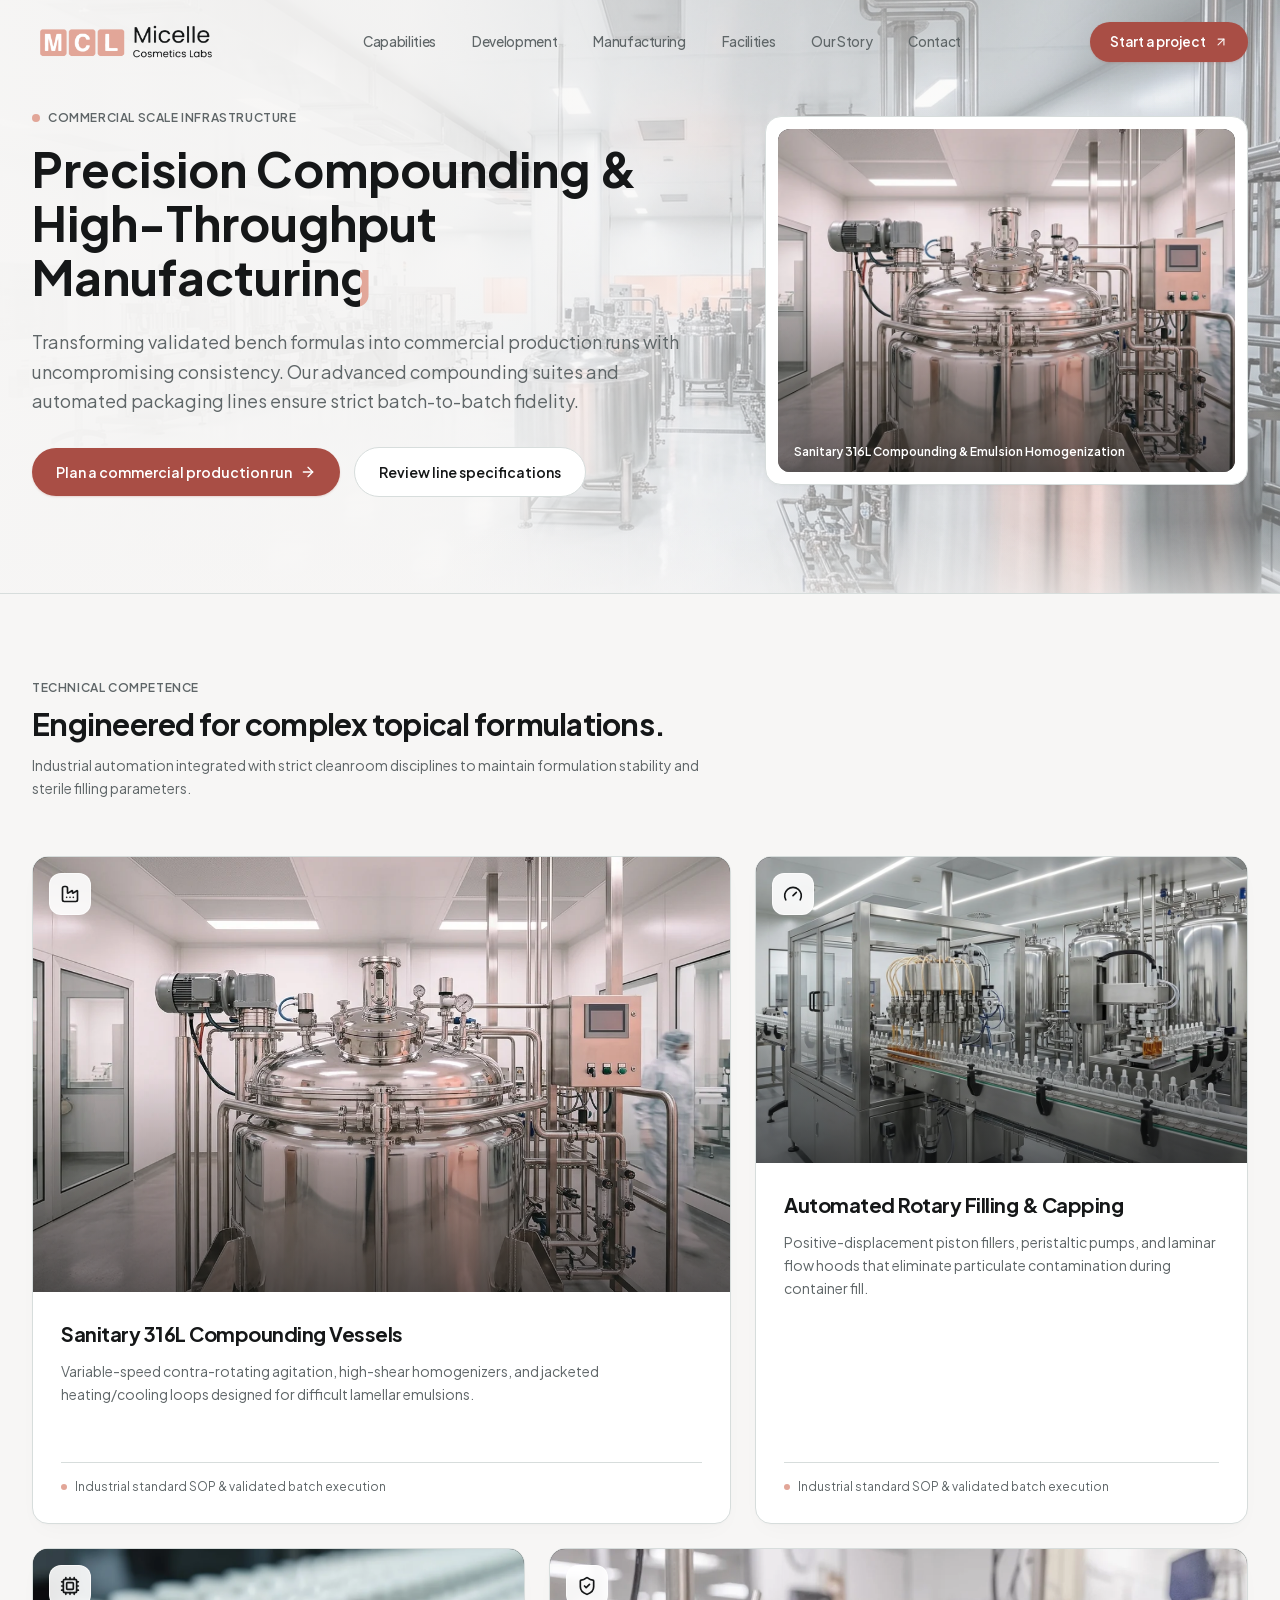
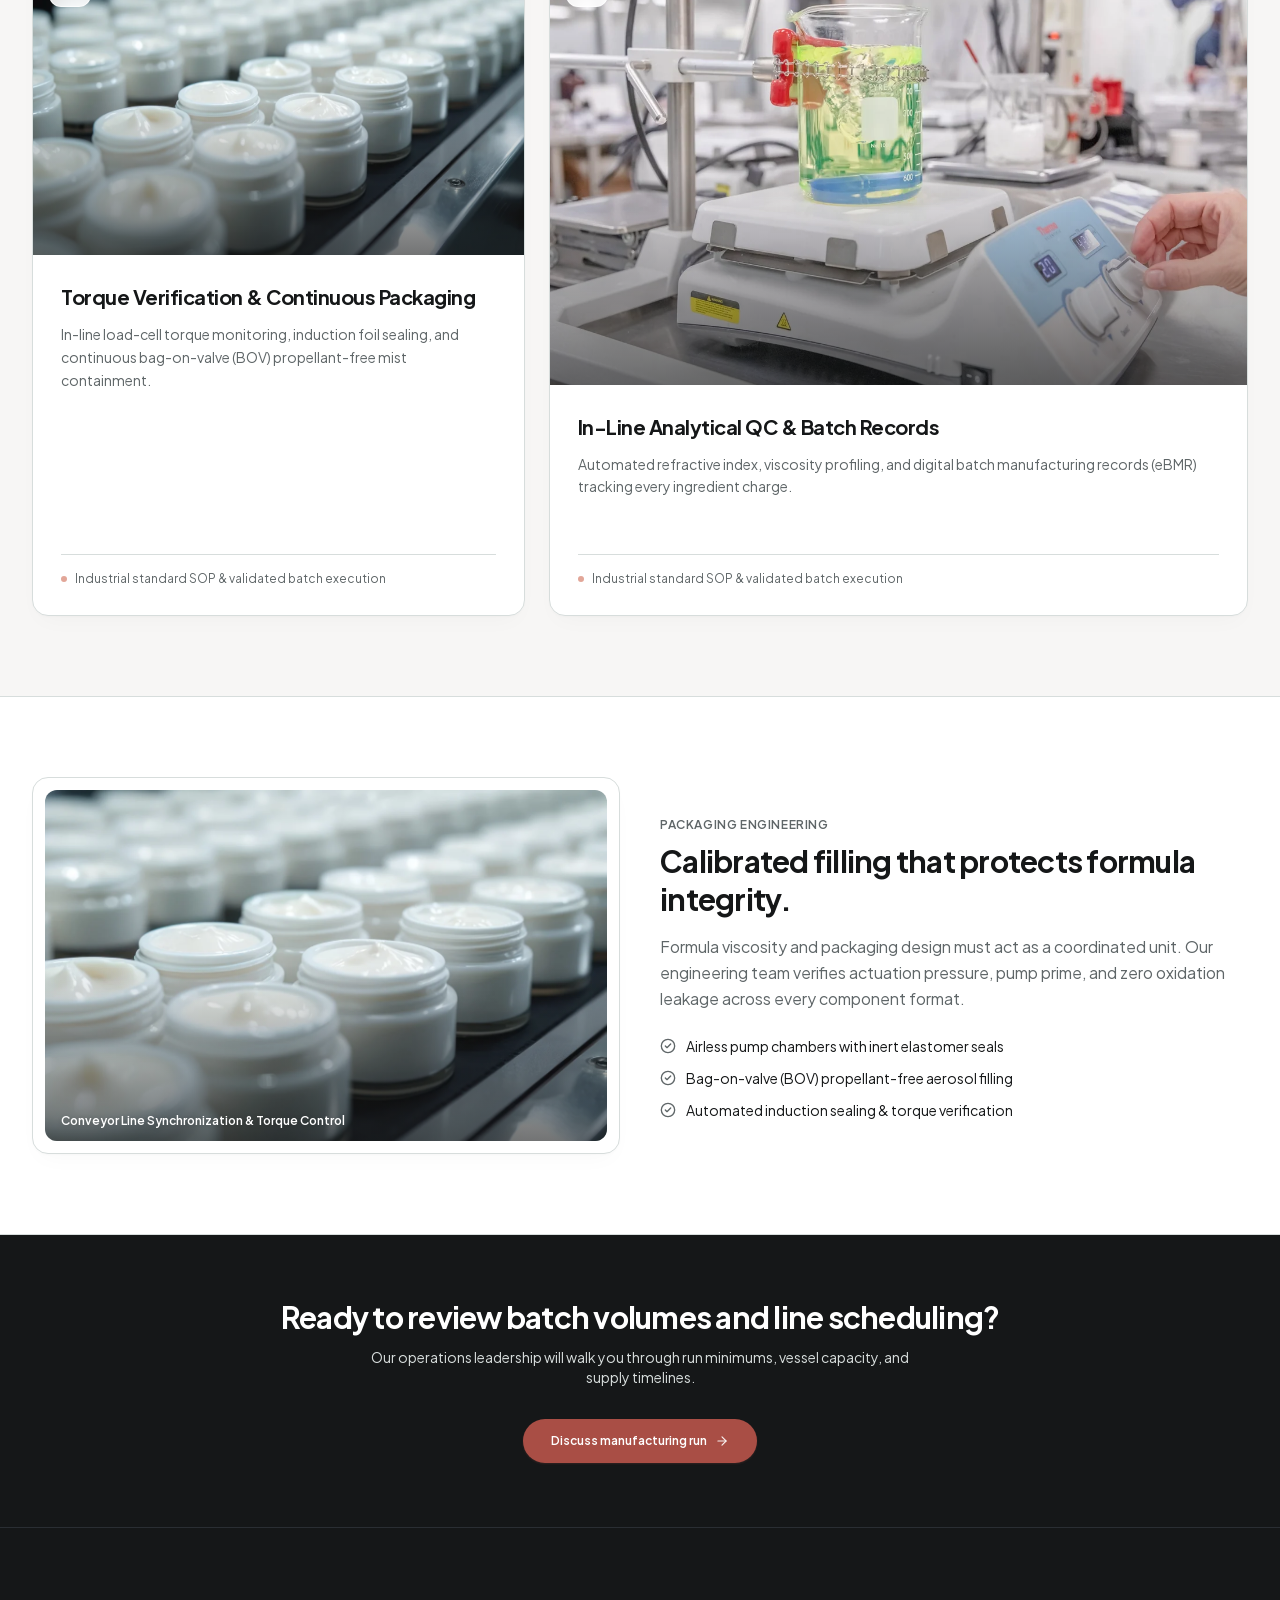
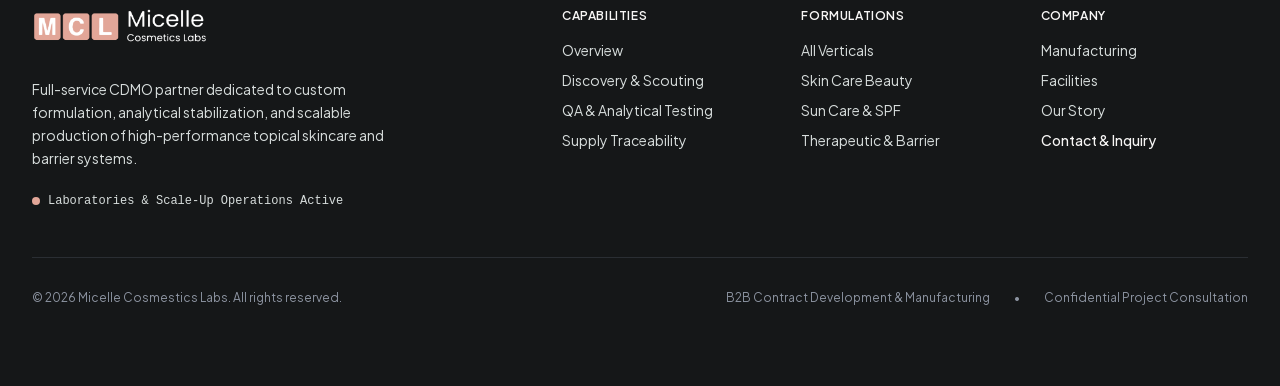
<file: manufacturing.html>
<!DOCTYPE html><html lang="en" class="plus_jakarta_sans_40bc8200-module__wdyLVa__variable space_grotesk_f5433c13-module__64039G__variable"><head><meta charSet="utf-8"/><meta name="viewport" content="width=device-width, initial-scale=1"/><link rel="preload" href="/_next/static/media/0c89a48fa5027cee-s.p.2cyn07wtgehh0.woff2" as="font" crossorigin="" type="font/woff2"/><link rel="preload" href="/_next/static/media/fba5a26ea33df6a3-s.p.18rizl4rsrl42.woff2" as="font" crossorigin="" type="font/woff2"/><link rel="preload" as="image" href="/logo-mcl-light.png"/><link rel="preload" as="image" href="/images/hero/hero-manufacturing-bg.webp"/><link rel="preload" as="image" href="/images/mcl/manufacturing/mixing-vessel-detail.webp"/><link rel="stylesheet" href="/_next/static/chunks/3l92rt2dptja0.css" data-precedence="next"/><link rel="preload" as="script" fetchPriority="low" href="/_next/static/chunks/3etzbjpi0_3n5.js"/><script src="/_next/static/chunks/314komiiuixl_.js" async=""></script><script src="/_next/static/chunks/3vy07k1xo1_hr.js" async=""></script><script src="/_next/static/chunks/1f-96vmhzq39b.js" async=""></script><script src="/_next/static/chunks/turbopack-03gz5znu6sd03.js" async=""></script><script src="/_next/static/chunks/10mqz_8f4yp79.js" async="" crossorigin=""></script><script src="/_next/static/chunks/18g0twzhvj4ks.js" async="" crossorigin=""></script><script src="/_next/static/chunks/1wwy-eckzh6ym.js" async="" crossorigin=""></script><title>Precision Compounding &amp; Manufacturing Infrastructure | Micelle Cosmetics Labs</title><meta name="description" content="High-throughput cosmetic manufacturing featuring sanitary 316L stainless compounding vessels, cleanroom rotary filling lines, and automated packaging."/><meta property="og:title" content="Micelle Cosmestics Labs | Building Brands Through Formulation"/><meta property="og:description" content="Transforming cutting-edge active chemistry and sensory formulation into scalable, market-ready skincare solutions."/><meta property="og:type" content="website"/><meta name="twitter:card" content="summary"/><meta name="twitter:title" content="Micelle Cosmestics Labs | Building Brands Through Formulation"/><meta name="twitter:description" content="Transforming cutting-edge active chemistry and sensory formulation into scalable, market-ready skincare solutions."/><link rel="shortcut icon" href="/favicon.ico"/><link rel="icon" href="/favicon.ico?favicon.2-5iutof9b9de.ico" sizes="64x64" type="image/x-icon"/><link rel="icon" href="/favicon.ico"/><link rel="icon" href="/icon.png" sizes="512x512" type="image/png"/><link rel="apple-touch-icon" href="/icon.png" sizes="512x512" type="image/png"/><meta name="next-size-adjust" content=""/><script src="/_next/static/chunks/0cz1d0mv5g_q7.js" noModule=""></script></head><body class="min-h-[100dvh] bg-[#F7F6F5] text-[#151718] antialiased selection:bg-[#F3DDD8] selection:text-[#151718]"><div hidden=""><!--$--><!--/$--></div><div class="flex min-h-[100dvh] flex-col bg-[#F7F6F5]"><header class="fixed top-0 inset-x-0 z-50 w-full transition-all duration-500 bg-transparent border-b border-transparent py-5"><div class="max-w-7xl mx-auto px-4 sm:px-6 lg:px-8 flex items-center justify-between"><a class="flex items-center gap-3 focus-ring rounded-lg py-1 px-1.5 transition-opacity hover:opacity-90" aria-label="Micelle Cosmestics Labs - Homepage" href="/"><div class="relative h-9 w-[170px] sm:w-[190px] flex items-center"><img alt="Micelle Cosmestics Labs" width="300" height="60" decoding="async" data-nimg="1" class="h-full w-auto object-contain object-left" style="color:transparent" src="/logo-mcl-light.png"/></div></a><nav class="hidden lg:flex items-center gap-1 xl:gap-2 text-[13.5px] font-medium tracking-tight text-[#5F6668]" aria-label="Main Navigation"><a class="px-3.5 py-2 rounded-full transition-colors hover:text-[#151718] hover:bg-[#F3DDD8] focus-ring" href="/capabilities">Capabilities</a><a class="px-3.5 py-2 rounded-full transition-colors hover:text-[#151718] hover:bg-[#F3DDD8] focus-ring" href="/development">Development</a><a class="px-3.5 py-2 rounded-full transition-colors hover:text-[#151718] hover:bg-[#F3DDD8] focus-ring" href="/manufacturing">Manufacturing</a><a class="px-3.5 py-2 rounded-full transition-colors hover:text-[#151718] hover:bg-[#F3DDD8] focus-ring" href="/facilities">Facilities</a><a class="px-3.5 py-2 rounded-full transition-colors hover:text-[#151718] hover:bg-[#F3DDD8] focus-ring" href="/our-story">Our Story</a><a class="px-3.5 py-2 rounded-full transition-colors hover:text-[#151718] hover:bg-[#F3DDD8] focus-ring" href="/contact">Contact</a></nav><div class="hidden lg:flex items-center gap-3"><a class="btn-cta-coral px-5 py-2.5 text-[13.5px] focus-ring" href="/contact"><span>Start a project</span><svg xmlns="http://www.w3.org/2000/svg" width="24" height="24" viewBox="0 0 24 24" fill="none" stroke="currentColor" stroke-width="2" stroke-linecap="round" stroke-linejoin="round" class="lucide lucide-arrow-up-right w-3.5 h-3.5 text-white/90" aria-hidden="true"><path d="M7 7h10v10"></path><path d="M7 17 17 7"></path></svg></a></div><button type="button" class="lg:hidden p-2 rounded-full text-[#151718] hover:bg-[#EDF0F0] focus-ring" aria-expanded="false" aria-controls="mobile-navigation-drawer" aria-label="Open menu"><svg xmlns="http://www.w3.org/2000/svg" width="24" height="24" viewBox="0 0 24 24" fill="none" stroke="currentColor" stroke-width="2" stroke-linecap="round" stroke-linejoin="round" class="lucide lucide-menu w-6 h-6" aria-hidden="true"><path d="M4 5h16"></path><path d="M4 12h16"></path><path d="M4 19h16"></path></svg></button></div></header><div id="mobile-navigation-drawer" class="fixed inset-0 z-40 lg:hidden transition-all duration-300 opacity-0 pointer-events-none" aria-hidden="true"><div class="absolute inset-0 bg-[#151718]/30 backdrop-blur-xs transition-opacity"></div><div class="absolute top-0 right-0 h-full w-[85%] max-w-sm bg-[#FFFFFF] shadow-2xl p-6 flex flex-col justify-between transition-transform duration-300 border-l border-[#D7DDDC] translate-x-full"><div><div class="flex items-center justify-between pb-6 border-b border-[#D7DDDC]"><span class="text-xs uppercase tracking-wider font-semibold text-[#5F6668]">Navigation</span><button type="button" class="p-1.5 rounded-full text-[#5F6668] hover:text-[#151718] hover:bg-[#F3DDD8] focus-ring" aria-label="Close drawer"><svg xmlns="http://www.w3.org/2000/svg" width="24" height="24" viewBox="0 0 24 24" fill="none" stroke="currentColor" stroke-width="2" stroke-linecap="round" stroke-linejoin="round" class="lucide lucide-x w-5 h-5" aria-hidden="true"><path d="M18 6 6 18"></path><path d="m6 6 12 12"></path></svg></button></div><nav class="mt-6 flex flex-col space-y-1.5"><a class="px-4 py-3 rounded-xl text-base font-medium text-[#151718] hover:bg-[#F7F6F5] hover:text-[#A94E45] transition-colors focus-ring" href="/capabilities">Capabilities</a><a class="px-4 py-3 rounded-xl text-base font-medium text-[#151718] hover:bg-[#F7F6F5] hover:text-[#A94E45] transition-colors focus-ring" href="/development">Development</a><a class="px-4 py-3 rounded-xl text-base font-medium text-[#151718] hover:bg-[#F7F6F5] hover:text-[#A94E45] transition-colors focus-ring" href="/manufacturing">Manufacturing</a><a class="px-4 py-3 rounded-xl text-base font-medium text-[#151718] hover:bg-[#F7F6F5] hover:text-[#A94E45] transition-colors focus-ring" href="/facilities">Facilities</a><a class="px-4 py-3 rounded-xl text-base font-medium text-[#151718] hover:bg-[#F7F6F5] hover:text-[#A94E45] transition-colors focus-ring" href="/our-story">Our Story</a><a class="px-4 py-3 rounded-xl text-base font-medium text-[#151718] hover:bg-[#F7F6F5] hover:text-[#A94E45] transition-colors focus-ring" href="/contact">Contact</a></nav></div><div class="pt-6 border-t border-[#D7DDDC]"><a class="btn-cta-coral w-full py-3.5 px-6 text-sm focus-ring" href="/contact"><span>Start a project</span><svg xmlns="http://www.w3.org/2000/svg" width="24" height="24" viewBox="0 0 24 24" fill="none" stroke="currentColor" stroke-width="2" stroke-linecap="round" stroke-linejoin="round" class="lucide lucide-arrow-up-right w-4 h-4 text-white/90" aria-hidden="true"><path d="M7 7h10v10"></path><path d="M7 17 17 7"></path></svg></a><p class="mt-4 text-center text-xs text-[#5F6668]">Micelle Cosmestics Labs</p></div></div></div><main id="main-content" class="flex-1"><section class="relative pt-[86px] pb-14 sm:pt-[92px] sm:pb-20 lg:pt-[104px] lg:pb-24 border-b border-[#D7DDDC] bg-gradient-to-b from-[#F7F6F5] to-[#FFFFFF] overflow-hidden"><div class="absolute inset-0 z-0 overflow-hidden pointer-events-none select-none " aria-hidden="true"><div class="relative w-full h-full opacity-38 sm:opacity-50 lg:opacity-60"><img alt="Atmospheric modern cosmetic compounding suites and automated cleanroom manufacturing background" decoding="async" data-nimg="fill" class="object-cover object-right md:object-right" style="position:absolute;height:100%;width:100%;left:0;top:0;right:0;bottom:0;color:transparent" src="/images/hero/hero-manufacturing-bg.webp"/></div><div class="absolute inset-0" style="background:linear-gradient(90deg, rgba(247,246,245,0.98) 0%, rgba(247,246,245,0.90) 32%, rgba(247,246,245,0.30) 58%, rgba(247,246,245,0.02) 100%)"></div><div class="absolute inset-0 md:hidden" style="background:linear-gradient(180deg, rgba(247,246,245,0.94) 0%, rgba(247,246,245,0.86) 52%, rgba(247,246,245,0.60) 100%)"></div><div class="absolute inset-0 pointer-events-none" style="background:linear-gradient(180deg, transparent 0%, transparent 88%, rgba(247,246,245,0.5) 100%)"></div></div><div class="max-w-7xl mx-auto px-4 sm:px-6 lg:px-8"><div class="grid grid-cols-1 lg:grid-cols-12 gap-10 items-center"><div class="lg:col-span-7 relative z-10"><div class="inline-flex items-center gap-2 mb-4 text-xs font-semibold tracking-wider uppercase text-[#5F6668]"><span class="w-2 h-2 rounded-full bg-[#E2A698]"></span><span>Commercial Scale Infrastructure</span></div><h1 class="text-3xl sm:text-4xl lg:text-5xl font-bold tracking-normal text-[#151718] leading-[1.12] pb-1"><span class="inline text-inherit motion-reduce:!text-[#151718] motion-reduce:!bg-none" style="color:transparent;background-clip:text;-webkit-background-clip:text;background-size:100% 100%;background-image:linear-gradient(90deg, #E2A698 -34.00%, #F3DDD8 -17.00%, #A94E45 0.00%, transparent 0.00%, transparent 100%)">Precision Compounding &amp; High-Throughput Manufacturing</span></h1><p class="mt-5 text-base sm:text-lg text-[#5F6668] leading-relaxed max-w-2xl">Transforming validated bench formulas into commercial production runs with uncompromising consistency. Our advanced compounding suites and automated packaging lines ensure strict batch-to-batch fidelity.</p><div class="mt-8 flex flex-col sm:flex-row items-stretch sm:items-center gap-3.5"><a class="btn-cta-coral px-6 py-3.5 text-sm font-semibold focus-ring text-center" href="/contact"><span>Plan a commercial production run</span><svg xmlns="http://www.w3.org/2000/svg" width="24" height="24" viewBox="0 0 24 24" fill="none" stroke="currentColor" stroke-width="2" stroke-linecap="round" stroke-linejoin="round" class="lucide lucide-arrow-right w-4 h-4 text-white" aria-hidden="true"><path d="M5 12h14"></path><path d="m12 5 7 7-7 7"></path></svg></a><a href="#capabilities-grid" class="btn-secondary px-6 py-3.5 text-sm font-semibold focus-ring text-center"><span>Review line specifications</span></a></div></div><div class="lg:col-span-5 relative z-20"><div class="bento-card p-3 bg-white border border-[#D7DDDC] shadow-md overflow-hidden"><div class="relative aspect-[4/3] w-full rounded-xl overflow-hidden bg-[#151718]"><img alt="Polished stainless-steel cosmetic mixing vessel in cleanroom compounding facility" decoding="async" data-nimg="fill" class="object-cover object-center" style="position:absolute;height:100%;width:100%;left:0;top:0;right:0;bottom:0;color:transparent" src="/images/mcl/manufacturing/mixing-vessel-detail.webp"/><div class="absolute inset-0 bg-gradient-to-t from-[#151718]/60 via-transparent to-transparent pointer-events-none"></div><div class="absolute bottom-3 left-4 text-xs font-semibold text-white drop-shadow-sm">Sanitary 316L Compounding &amp; Emulsion Homogenization</div></div></div></div></div></div></section><section id="capabilities-grid" class="py-20 bg-[#F7F6F5] border-b border-[#D7DDDC]"><div class="max-w-7xl mx-auto px-4 sm:px-6 lg:px-8"><div class="max-w-2xl mb-14"><span class="text-xs uppercase tracking-wider font-semibold text-[#5F6668]">Technical Competence</span><h2 class="mt-2 text-3xl font-bold tracking-tight text-[#151718]">Engineered for complex topical formulations.</h2><p class="mt-3 text-sm text-[#5F6668] leading-relaxed">Industrial automation integrated with strict cleanroom disciplines to maintain formulation stability and sterile filling parameters.</p></div><div class="grid grid-cols-1 lg:grid-cols-12 gap-6"><div class="lg:col-span-7 bento-card bg-white border border-[#D7DDDC] rounded-2xl overflow-hidden flex flex-col justify-between group hover:border-[#E2A698] transition-all"><div><div class="relative aspect-[16/10] w-full bg-[#151718] overflow-hidden"><img alt="Architectural and mechanical detail of 316L stainless-steel cosmetic compounding vessel" loading="lazy" decoding="async" data-nimg="fill" class="object-cover object-center transition-transform duration-700 group-hover:scale-105" style="position:absolute;height:100%;width:100%;left:0;top:0;right:0;bottom:0;color:transparent" src="/images/mcl/manufacturing/mixing-vessel-detail.webp"/><div class="absolute inset-0 bg-gradient-to-t from-[#151718]/60 via-transparent to-transparent pointer-events-none"></div><div class="absolute top-4 left-4 p-2.5 rounded-xl bg-white/90 backdrop-blur-xs text-[#151718] border border-white/60"><svg xmlns="http://www.w3.org/2000/svg" width="24" height="24" viewBox="0 0 24 24" fill="none" stroke="currentColor" stroke-width="2" stroke-linecap="round" stroke-linejoin="round" class="lucide lucide-factory w-5 h-5 text-[#151718]" aria-hidden="true"><path d="M12 16h.01"></path><path d="M16 16h.01"></path><path d="M3 19a2 2 0 0 0 2 2h14a2 2 0 0 0 2-2V8.5a.5.5 0 0 0-.769-.422l-4.462 2.844A.5.5 0 0 1 15 10.5v-2a.5.5 0 0 0-.769-.422L9.77 10.922A.5.5 0 0 1 9 10.5V5a2 2 0 0 0-2-2H5a2 2 0 0 0-2 2z"></path><path d="M8 16h.01"></path></svg></div></div><div class="p-6 sm:p-7"><h3 class="text-xl font-bold text-[#151718] tracking-tight">Sanitary 316L Compounding Vessels</h3><p class="mt-3 text-sm text-[#5F6668] leading-relaxed">Variable-speed contra-rotating agitation, high-shear homogenizers, and jacketed heating/cooling loops designed for difficult lamellar emulsions.</p></div></div><div class="p-6 sm:p-7 pt-0"><div class="pt-4 border-t border-[#D7DDDC] flex items-center gap-2 text-xs text-[#5F6668]"><span class="w-1.5 h-1.5 rounded-full bg-[#E2A698]"></span><span>Industrial standard SOP &amp; validated batch execution</span></div></div></div><div class="lg:col-span-5 bento-card bg-white border border-[#D7DDDC] rounded-2xl overflow-hidden flex flex-col justify-between group hover:border-[#E2A698] transition-all"><div><div class="relative aspect-[16/10] w-full bg-[#151718] overflow-hidden"><img alt="Cleanroom automated rotary filling line dispensing skincare emulsion" loading="lazy" decoding="async" data-nimg="fill" class="object-cover object-center transition-transform duration-700 group-hover:scale-105" style="position:absolute;height:100%;width:100%;left:0;top:0;right:0;bottom:0;color:transparent" src="/images/mcl/manufacturing/filling-line-detail.webp"/><div class="absolute inset-0 bg-gradient-to-t from-[#151718]/60 via-transparent to-transparent pointer-events-none"></div><div class="absolute top-4 left-4 p-2.5 rounded-xl bg-white/90 backdrop-blur-xs text-[#151718] border border-white/60"><svg xmlns="http://www.w3.org/2000/svg" width="24" height="24" viewBox="0 0 24 24" fill="none" stroke="currentColor" stroke-width="2" stroke-linecap="round" stroke-linejoin="round" class="lucide lucide-gauge w-5 h-5 text-[#151718]" aria-hidden="true"><path d="m12 14 4-4"></path><path d="M3.34 19a10 10 0 1 1 17.32 0"></path></svg></div></div><div class="p-6 sm:p-7"><h3 class="text-xl font-bold text-[#151718] tracking-tight">Automated Rotary Filling &amp; Capping</h3><p class="mt-3 text-sm text-[#5F6668] leading-relaxed">Positive-displacement piston fillers, peristaltic pumps, and laminar flow hoods that eliminate particulate contamination during container fill.</p></div></div><div class="p-6 sm:p-7 pt-0"><div class="pt-4 border-t border-[#D7DDDC] flex items-center gap-2 text-xs text-[#5F6668]"><span class="w-1.5 h-1.5 rounded-full bg-[#E2A698]"></span><span>Industrial standard SOP &amp; validated batch execution</span></div></div></div><div class="lg:col-span-5 bento-card bg-white border border-[#D7DDDC] rounded-2xl overflow-hidden flex flex-col justify-between group hover:border-[#E2A698] transition-all"><div><div class="relative aspect-[16/10] w-full bg-[#151718] overflow-hidden"><img alt="Industrial packaging capping mechanism securing cosmetic container lids" loading="lazy" decoding="async" data-nimg="fill" class="object-cover object-center transition-transform duration-700 group-hover:scale-105" style="position:absolute;height:100%;width:100%;left:0;top:0;right:0;bottom:0;color:transparent" src="/images/mcl/manufacturing/precision-capping-macro.webp"/><div class="absolute inset-0 bg-gradient-to-t from-[#151718]/60 via-transparent to-transparent pointer-events-none"></div><div class="absolute top-4 left-4 p-2.5 rounded-xl bg-white/90 backdrop-blur-xs text-[#151718] border border-white/60"><svg xmlns="http://www.w3.org/2000/svg" width="24" height="24" viewBox="0 0 24 24" fill="none" stroke="currentColor" stroke-width="2" stroke-linecap="round" stroke-linejoin="round" class="lucide lucide-cpu w-5 h-5 text-[#151718]" aria-hidden="true"><path d="M12 20v2"></path><path d="M12 2v2"></path><path d="M17 20v2"></path><path d="M17 2v2"></path><path d="M2 12h2"></path><path d="M2 17h2"></path><path d="M2 7h2"></path><path d="M20 12h2"></path><path d="M20 17h2"></path><path d="M20 7h2"></path><path d="M7 20v2"></path><path d="M7 2v2"></path><rect x="4" y="4" width="16" height="16" rx="2"></rect><rect x="8" y="8" width="8" height="8" rx="1"></rect></svg></div></div><div class="p-6 sm:p-7"><h3 class="text-xl font-bold text-[#151718] tracking-tight">Torque Verification &amp; Continuous Packaging</h3><p class="mt-3 text-sm text-[#5F6668] leading-relaxed">In-line load-cell torque monitoring, induction foil sealing, and continuous bag-on-valve (BOV) propellant-free mist containment.</p></div></div><div class="p-6 sm:p-7 pt-0"><div class="pt-4 border-t border-[#D7DDDC] flex items-center gap-2 text-xs text-[#5F6668]"><span class="w-1.5 h-1.5 rounded-full bg-[#E2A698]"></span><span>Industrial standard SOP &amp; validated batch execution</span></div></div></div><div class="lg:col-span-7 bento-card bg-white border border-[#D7DDDC] rounded-2xl overflow-hidden flex flex-col justify-between group hover:border-[#E2A698] transition-all"><div><div class="relative aspect-[16/10] w-full bg-[#151718] overflow-hidden"><img alt="Quality control inspection arrangement with analytical laboratory balance" loading="lazy" decoding="async" data-nimg="fill" class="object-cover object-center transition-transform duration-700 group-hover:scale-105" style="position:absolute;height:100%;width:100%;left:0;top:0;right:0;bottom:0;color:transparent" src="/images/mcl/manufacturing/qc-inspection-suite.webp"/><div class="absolute inset-0 bg-gradient-to-t from-[#151718]/60 via-transparent to-transparent pointer-events-none"></div><div class="absolute top-4 left-4 p-2.5 rounded-xl bg-white/90 backdrop-blur-xs text-[#151718] border border-white/60"><svg xmlns="http://www.w3.org/2000/svg" width="24" height="24" viewBox="0 0 24 24" fill="none" stroke="currentColor" stroke-width="2" stroke-linecap="round" stroke-linejoin="round" class="lucide lucide-shield-check w-5 h-5 text-[#151718]" aria-hidden="true"><path d="M20 13c0 5-3.5 7.5-7.66 8.95a1 1 0 0 1-.67-.01C7.5 20.5 4 18 4 13V6a1 1 0 0 1 1-1c2 0 4.5-1.2 6.24-2.72a1.17 1.17 0 0 1 1.52 0C14.51 3.81 17 5 19 5a1 1 0 0 1 1 1z"></path><path d="m9 12 2 2 4-4"></path></svg></div></div><div class="p-6 sm:p-7"><h3 class="text-xl font-bold text-[#151718] tracking-tight">In-Line Analytical QC &amp; Batch Records</h3><p class="mt-3 text-sm text-[#5F6668] leading-relaxed">Automated refractive index, viscosity profiling, and digital batch manufacturing records (eBMR) tracking every ingredient charge.</p></div></div><div class="p-6 sm:p-7 pt-0"><div class="pt-4 border-t border-[#D7DDDC] flex items-center gap-2 text-xs text-[#5F6668]"><span class="w-1.5 h-1.5 rounded-full bg-[#E2A698]"></span><span>Industrial standard SOP &amp; validated batch execution</span></div></div></div></div></div></section><section class="py-20 bg-white border-b border-[#D7DDDC]"><div class="max-w-7xl mx-auto px-4 sm:px-6 lg:px-8"><div class="grid grid-cols-1 lg:grid-cols-12 gap-10 items-center"><div class="lg:col-span-6 relative"><div class="bento-card p-3 bg-[#F7F6F5] border border-[#D7DDDC] rounded-2xl overflow-hidden shadow-sm"><div class="relative aspect-[16/10] w-full rounded-xl overflow-hidden bg-white"><img alt="Finished unbranded cosmetic containers moving smoothly across automated conveyor system" loading="lazy" decoding="async" data-nimg="fill" class="object-cover object-center transition-transform duration-700 hover:scale-105" style="position:absolute;height:100%;width:100%;left:0;top:0;right:0;bottom:0;color:transparent" src="/images/mcl/manufacturing/finished-component-line.webp"/><div class="absolute inset-0 bg-gradient-to-t from-[#151718]/60 via-transparent to-transparent pointer-events-none"></div><div class="absolute bottom-3 left-4 text-xs font-semibold text-white drop-shadow-sm">Conveyor Line Synchronization &amp; Torque Control</div></div></div></div><div class="lg:col-span-6"><span class="text-xs uppercase tracking-wider font-semibold text-[#5F6668]">Packaging Engineering</span><h2 class="mt-2 text-3xl font-bold tracking-tight text-[#151718] leading-tight">Calibrated filling that protects formula integrity.</h2><p class="mt-4 text-base text-[#5F6668] leading-relaxed">Formula viscosity and packaging design must act as a coordinated unit. Our engineering team verifies actuation pressure, pump prime, and zero oxidation leakage across every component format.</p><div class="mt-6 space-y-3"><div class="flex items-center gap-2.5 text-xs sm:text-sm text-[#151718]"><svg xmlns="http://www.w3.org/2000/svg" width="24" height="24" viewBox="0 0 24 24" fill="none" stroke="currentColor" stroke-width="2" stroke-linecap="round" stroke-linejoin="round" class="lucide lucide-circle-check lucide-check-circle-2 w-4 h-4 text-[#5F6668] shrink-0" aria-hidden="true"><circle cx="12" cy="12" r="10"></circle><path d="m16 9-5.5 5.5L8 12"></path></svg><span>Airless pump chambers with inert elastomer seals</span></div><div class="flex items-center gap-2.5 text-xs sm:text-sm text-[#151718]"><svg xmlns="http://www.w3.org/2000/svg" width="24" height="24" viewBox="0 0 24 24" fill="none" stroke="currentColor" stroke-width="2" stroke-linecap="round" stroke-linejoin="round" class="lucide lucide-circle-check lucide-check-circle-2 w-4 h-4 text-[#5F6668] shrink-0" aria-hidden="true"><circle cx="12" cy="12" r="10"></circle><path d="m16 9-5.5 5.5L8 12"></path></svg><span>Bag-on-valve (BOV) propellant-free aerosol filling</span></div><div class="flex items-center gap-2.5 text-xs sm:text-sm text-[#151718]"><svg xmlns="http://www.w3.org/2000/svg" width="24" height="24" viewBox="0 0 24 24" fill="none" stroke="currentColor" stroke-width="2" stroke-linecap="round" stroke-linejoin="round" class="lucide lucide-circle-check lucide-check-circle-2 w-4 h-4 text-[#5F6668] shrink-0" aria-hidden="true"><circle cx="12" cy="12" r="10"></circle><path d="m16 9-5.5 5.5L8 12"></path></svg><span>Automated induction sealing &amp; torque verification</span></div></div></div></div></div></section><section class="py-16 bg-[#151718] text-white"><div class="max-w-7xl mx-auto px-4 sm:px-6 lg:px-8 text-center"><h2 class="text-2xl sm:text-3xl font-bold tracking-tight">Ready to review batch volumes and line scheduling?</h2><p class="mt-3 text-sm text-[#D7DDDC] max-w-xl mx-auto">Our operations leadership will walk you through run minimums, vessel capacity, and supply timelines.</p><div class="mt-8"><a class="btn-cta-coral px-7 py-3.5 text-xs font-semibold focus-ring inline-flex items-center gap-2" href="/contact"><span>Discuss manufacturing run</span><svg xmlns="http://www.w3.org/2000/svg" width="24" height="24" viewBox="0 0 24 24" fill="none" stroke="currentColor" stroke-width="2" stroke-linecap="round" stroke-linejoin="round" class="lucide lucide-arrow-right w-3.5 h-3.5 text-white/90" aria-hidden="true"><path d="M5 12h14"></path><path d="m12 5 7 7-7 7"></path></svg></a></div></div></section></main><footer class="bg-[#151718] border-t border-[#2A2E33] py-14 md:py-20 text-[#D7DDDC]" aria-labelledby="footer-heading"><div class="max-w-7xl mx-auto px-4 sm:px-6 lg:px-8"><h2 id="footer-heading" class="sr-only">Footer</h2><div class="grid grid-cols-1 md:grid-cols-12 gap-10 lg:gap-14 pb-12 border-b border-[#2A2E33]"><div class="md:col-span-5 flex flex-col justify-between"><div><a class="inline-block relative h-9 w-[180px] mb-4 focus-ring focus-visible:ring-offset-[#151718] rounded-md" aria-label="Micelle Cosmestics Labs - Homepage" href="/"><img alt="Micelle Cosmestics Labs" loading="lazy" width="300" height="60" decoding="async" data-nimg="1" class="h-full w-auto object-contain object-left" style="color:transparent" src="/logo-mcl-dark.png"/></a><p class="text-xs sm:text-sm text-[#D7DDDC] leading-relaxed max-w-sm mt-3">Full-service CDMO partner dedicated to custom formulation, analytical stabilization, and scalable production of high-performance topical skincare and barrier systems.</p></div><div class="mt-6 flex items-center gap-2 text-xs font-mono text-[#D7DDDC]"><span class="w-2 h-2 rounded-full bg-[#E2A698]"></span><span>Laboratories &amp; Scale-Up Operations Active</span></div></div><div class="md:col-span-7 grid grid-cols-2 sm:grid-cols-3 gap-8"><div><div class="text-xs font-semibold uppercase tracking-wider text-[#F7F6F5] mb-4">Capabilities</div><ul class="space-y-2.5 text-xs sm:text-sm"><li><a class="text-[#D7DDDC] hover:text-[#E2A698] transition-colors focus-ring focus-visible:ring-offset-[#151718] rounded-xs" href="/capabilities">Overview</a></li><li><a class="text-[#D7DDDC] hover:text-[#E2A698] transition-colors focus-ring focus-visible:ring-offset-[#151718] rounded-xs" href="/capabilities#discovery">Discovery &amp; Scouting</a></li><li><a class="text-[#D7DDDC] hover:text-[#E2A698] transition-colors focus-ring focus-visible:ring-offset-[#151718] rounded-xs" href="/capabilities#testing">QA &amp; Analytical Testing</a></li><li><a class="text-[#D7DDDC] hover:text-[#E2A698] transition-colors focus-ring focus-visible:ring-offset-[#151718] rounded-xs" href="/capabilities#supply-chain">Supply Traceability</a></li></ul></div><div><div class="text-xs font-semibold uppercase tracking-wider text-[#F7F6F5] mb-4">Formulations</div><ul class="space-y-2.5 text-xs sm:text-sm"><li><a class="text-[#D7DDDC] hover:text-[#E2A698] transition-colors focus-ring focus-visible:ring-offset-[#151718] rounded-xs" href="/development">All Verticals</a></li><li><a class="text-[#D7DDDC] hover:text-[#E2A698] transition-colors focus-ring focus-visible:ring-offset-[#151718] rounded-xs" href="/development#beauty">Skin Care Beauty</a></li><li><a class="text-[#D7DDDC] hover:text-[#E2A698] transition-colors focus-ring focus-visible:ring-offset-[#151718] rounded-xs" href="/development#suncare">Sun Care &amp; SPF</a></li><li><a class="text-[#D7DDDC] hover:text-[#E2A698] transition-colors focus-ring focus-visible:ring-offset-[#151718] rounded-xs" href="/development#therapeutic">Therapeutic &amp; Barrier</a></li></ul></div><div><div class="text-xs font-semibold uppercase tracking-wider text-[#F7F6F5] mb-4">Company</div><ul class="space-y-2.5 text-xs sm:text-sm"><li><a class="text-[#D7DDDC] hover:text-[#E2A698] transition-colors focus-ring focus-visible:ring-offset-[#151718] rounded-xs" href="/manufacturing">Manufacturing</a></li><li><a class="text-[#D7DDDC] hover:text-[#E2A698] transition-colors focus-ring focus-visible:ring-offset-[#151718] rounded-xs" href="/facilities">Facilities</a></li><li><a class="text-[#D7DDDC] hover:text-[#E2A698] transition-colors focus-ring focus-visible:ring-offset-[#151718] rounded-xs" href="/our-story">Our Story</a></li><li><a class="text-[#F7F6F5] hover:text-[#E2A698] transition-colors focus-ring focus-visible:ring-offset-[#151718] rounded-xs font-medium" href="/contact">Contact &amp; Inquiry</a></li></ul></div></div></div><div class="pt-8 flex flex-col sm:flex-row items-center justify-between gap-4 text-xs text-[#8C93A0]"><div>© <!-- -->2026<!-- --> <!-- -->Micelle Cosmestics Labs<!-- -->. All rights reserved.</div><div class="flex items-center gap-6"><span>B2B Contract Development &amp; Manufacturing</span><span>•</span><span>Confidential Project Consultation</span></div></div></div></footer></div><!--$--><!--/$--><script src="/_next/static/chunks/3etzbjpi0_3n5.js" id="_R_" async=""></script><script>(self.__next_f=self.__next_f||[]).push([0])</script><script>self.__next_f.push([1,"1:\"$Sreact.fragment\"\n2:I[74825,[\"/_next/static/chunks/10mqz_8f4yp79.js\"],\"default\"]\n3:I[75093,[\"/_next/static/chunks/10mqz_8f4yp79.js\"],\"default\"]\n4:I[45872,[\"/_next/static/chunks/10mqz_8f4yp79.js\",\"/_next/static/chunks/18g0twzhvj4ks.js\",\"/_next/static/chunks/1wwy-eckzh6ym.js\"],\"Header\"]\n5:I[30036,[\"/_next/static/chunks/10mqz_8f4yp79.js\",\"/_next/static/chunks/18g0twzhvj4ks.js\",\"/_next/static/chunks/1wwy-eckzh6ym.js\"],\"Image\"]\n14:I[83989,[\"/_next/static/chunks/10mqz_8f4yp79.js\"],\"default\",1]\n:HL[\"/_next/static/chunks/3l92rt2dptja0.css\",\"style\"]\n:HL[\"/_next/static/media/0c89a48fa5027cee-s.p.2cyn07wtgehh0.woff2\",\"font\",{\"crossOrigin\":\"\",\"type\":\"font/woff2\"}]\n:HL[\"/_next/static/media/fba5a26ea33df6a3-s.p.18rizl4rsrl42.woff2\",\"font\",{\"crossOrigin\":\"\",\"type\":\"font/woff2\"}]\n12:X\n0:{\"P\":null,\"c\":[\"\",\"manufacturing\"],\"q\":\"\",\"i\":false,\"f\":[[[\"\",{\"children\":[\"manufacturing\",{\"children\":[\"__PAGE__\",{},\"$undefined\",\"$undefined\",4608]},\"$undefined\",\"$undefined\",4608]},\"$undefined\",\"$undefined\",4624],[[\"$\",\"$1\",\"c\",{\"children\":[[[\"$\",\"link\",\"0\",{\"rel\":\"stylesheet\",\"href\":\"/_next/static/chunks/3l92rt2dptja0.css\",\"precedence\":\"next\",\"crossOrigin\":\"$undefined\",\"nonce\":\"$undefined\"}],[\"$\",\"script\",\"script-0\",{\"src\":\"/_next/static/chunks/10mqz_8f4yp79.js\",\"async\":true,\"nonce\":\"$undefined\"}]],[\"$\",\"html\",null,{\"lang\":\"en\",\"className\":\"plus_jakarta_sans_40bc8200-module__wdyLVa__variable space_grotesk_f5433c13-module__64039G__variable\",\"children\":[\"$\",\"body\",null,{\"className\":\"min-h-[100dvh] bg-[#F7F6F5] text-[#151718] antialiased selection:bg-[#F3DDD8] selection:text-[#151718]\",\"children\":[\"$\",\"$L2\",null,{\"parallelRouterKey\":\"children\",\"error\":\"$undefined\",\"errorStyles\":\"$undefined\",\"errorScripts\":\"$undefined\",\"template\":[\"$\",\"$L3\",null,{}],\"templateStyles\":\"$undefined\",\"templateScripts\":\"$undefined\",\"notFound\":[[[\"$\",\"title\",null,{\"children\":\"404: This page could not be found.\"}],[\"$\",\"div\",null,{\"style\":{\"fontFamily\":\"system-ui,\\\"Segoe UI\\\",Roboto,Helvetica,Arial,sans-serif,\\\"Apple Color Emoji\\\",\\\"Segoe UI Emoji\\\"\",\"height\":\"100vh\",\"textAlign\":\"center\",\"display\":\"flex\",\"flexDirection\":\"column\",\"alignItems\":\"center\",\"justifyContent\":\"center\"},\"children\":[\"$\",\"div\",null,{\"children\":[[\"$\",\"style\",null,{\"dangerouslySetInnerHTML\":{\"__html\":\"body{color:#000;background:#fff;margin:0}.next-error-h1{border-right:1px solid rgba(0,0,0,.3)}@media (prefers-color-scheme:dark){body{color:#fff;background:#000}.next-error-h1{border-right:1px solid rgba(255,255,255,.3)}}\"}}],[\"$\",\"h1\",null,{\"className\":\"next-error-h1\",\"style\":{\"display\":\"inline-block\",\"margin\":\"0 20px 0 0\",\"padding\":\"0 23px 0 0\",\"fontSize\":24,\"fontWeight\":500,\"verticalAlign\":\"top\",\"lineHeight\":\"49px\"},\"children\":404}],[\"$\",\"div\",null,{\"style\":{\"display\":\"inline-block\"},\"children\":[\"$\",\"h2\",null,{\"style\":{\"fontSize\":14,\"fontWeight\":400,\"lineHeight\":\"49px\",\"margin\":0},\"children\":\"This page could not be found.\"}]}]]}]}]],[]],\"forbidden\":\"$undefined\",\"unauthorized\":\"$undefined\"}]}]}]]}],{\"children\":[[\"$\",\"$1\",\"c\",{\"children\":[null,[\"$\",\"$L2\",null,{\"parallelRouterKey\":\"children\",\"error\":\"$undefined\",\"errorStyles\":\"$undefined\",\"errorScripts\":\"$undefined\",\"template\":[\"$\",\"$L3\",null,{}],\"templateStyles\":\"$undefined\",\"templateScripts\":\"$undefined\",\"notFound\":\"$undefined\",\"forbidden\":\"$undefined\",\"unauthorized\":\"$undefined\"}]]}],{\"children\":[[\"$\",\"$1\",\"c\",{\"children\":[[\"$\",\"div\",null,{\"className\":\"flex min-h-[100dvh] flex-col bg-[#F7F6F5]\",\"children\":[[\"$\",\"$L4\",null,{}],[\"$\",\"main\",null,{\"id\":\"main-content\",\"className\":\"flex-1\",\"children\":[[\"$\",\"section\",null,{\"className\":\"relative pt-[86px] pb-14 sm:pt-[92px] sm:pb-20 lg:pt-[104px] lg:pb-24 border-b border-[#D7DDDC] bg-gradient-to-b from-[#F7F6F5] to-[#FFFFFF] overflow-hidden\",\"children\":[[\"$\",\"div\",null,{\"className\":\"absolute inset-0 z-0 overflow-hidden pointer-events-none select-none \",\"aria-hidden\":\"true\",\"children\":[[\"$\",\"div\",null,{\"className\":\"relative w-full h-full opacity-38 sm:opacity-50 lg:opacity-60\",\"children\":[\"$\",\"$L5\",null,{\"src\":\"/images/hero/hero-manufacturing-bg.webp\",\"alt\":\"Atmospheric modern cosmetic compounding suites and automated cleanroom manufacturing background\",\"fill\":true,\"priority\":true,\"sizes\":\"100vw\",\"quality\":88,\"className\":\"object-cover object-right md:object-right\"}]}],[\"$\",\"div\",null,{\"className\":\"absolute inset-0\",\"style\":{\"background\":\"linear-gradient(90deg, rgba(247,246,245,0.98) 0%, rgba(247,246,245,0.90) 32%, rgba(247,246,245,0.30) 58%, rgba(247,246,245,0.02) 100%)\"}}],[\"$\",\"div\",null,{\"className\":\"absolute inset-0 md:hidden\",\"style\":{\"background\":\"linear-gradient(180deg, rgba(247,246,245,0.94) 0%, rgba(247,246,245,0.86) 52%, rgba(247,246,245,0.60) 100%)\"}}],[\"$\",\"div\",null,{\"className\":\"absolute inset-0 pointer-events-none\",\"style\":{\"background\":\"linear-gradient(180deg, transparent 0%, transparent 88%, rgba(247,246,245,0.5) 100%)\"}}]]}],[\"$\",\"div\",null,{\"className\":\"max-w-7xl mx-auto px-4 sm:px-6 lg:px-8\",\"children\":[\"$\",\"div\",null,{\"className\":\"grid grid-cols-1 lg:grid-cols-12 gap-10 items-center\",\"children\":[[\"$\",\"div\",null,{\"className\":\"lg:col-span-7 relative z-10\",\"children\":[[\"$\",\"div\",null,{\"className\":\"inline-flex items-center gap-2 mb-4 text-xs font-semibold tracking-wider uppercase text-[#5F6668]\",\"children\":[[\"$\",\"span\",null,{\"className\":\"w-2 h-2 rounded-full bg-[#E2A698]\"}],\"$L6\"]}],\"$L7\",\"$L8\",\"$L9\"]}],\"$La\"]}]}]]}],\"$Lb\",\"$Lc\",\"$Ld\"]}],\"$Le\"]}],[\"$Lf\",\"$L10\"],\"$L11\"]}],{},null,false,null]},null,false,\"$12\"]},null,false,null],\"$L13\",false]],\"m\":\"$undefined\",\"G\":[\"$14\",[\"$L15\"]],\"S\":true,\"h\":null,\"r\":\"$undefined\",\"s\":\"$undefined\",\"a\":\"$undefined\",\"l\":\"$undefined\",\"p\":\"$undefined\",\"d\":\"$undefined\",\"b\":\"sTWC8i-xeDUlVZjH99WHc\"}\n16:I[72498,[\"/_next/static/chunks/10mqz_8f4yp79.js\",\"/_next/static/chunks/18g0twzhvj4ks.js\",\"/_next/static/chunks/1wwy-eckzh6ym.js\"],\"DiaTextReveal\"]\n17:I[20065,[\"/_next/static/chunks/10mqz_8f4yp79.js\",\"/_next/static/chunks/18g0twzhvj4ks.js\",\"/_next/static/chunks/1wwy-eckzh6ym.js\"],\"\"]\n18:I[89858,[\"/_next/static/chunks/10mqz_8f4yp79.js\",\"/_next/static/chunks/18g0twzhvj4ks.js\",\"/_next/static/chunks/1wwy-eckzh6ym.js\"],\"default\"]\n23:I[89044,[\"/_next/static/chunks/10mqz_8f4yp79.js\"],\"OutletBoundary\"]\n24:\"$Sreact.suspense\"\n26:I[89044,[\"/_next/static/chunks/10mqz_8f4yp79.js\"],\"ViewportBoundary\"]\n28:I[89044,[\"/_next/static/chunks/10mqz_8f4yp79.js\"],\"MetadataBoundary\"]\n6:[\"$\",\"span\",null,{\"children\":\"Commercial Scale Infrastructure\"}]\n7:[\"$\",\"h1\",null,{\"className\":\"text-3xl sm:text-4xl lg:text-5xl font-bold tracking-normal text-[#151718] leading-[1.12] pb-1\",\"children\":[\"$\",\"$L16\",null,{\"text\":\"Precision Compounding \u0026 High-Throughput Manufacturing\",\"colors\":[\"#E2A698\",\"#F3DDD8\",\"#A94E45\"],\"textColor\":\"#151718\",\"duration\":1.4,\"once\":true}]}]\n8:[\"$\",\"p\",null,{\"className\":\"mt-5 text-base sm:text-lg text-[#5F6668] leading-relaxed max-w-2xl\",\"children\":\"Transforming validated bench formulas into commercial production runs with uncompromising consistency. Our advanced compounding suites and automated packaging lines ensure strict batch-to-batch fidelity.\"}]\n9:[\"$\",\"div\",null,{\"className\":\"mt-8 flex flex-col sm:flex-row items-stretch sm:items-center gap-3.5\",\"children\":[[\"$\",\"$L17\",null,{\"href\":\"/contact\",\"className\":\"btn-cta-coral px-6 py-3.5 text-sm font-semibold focus-ring text-center\",\"children\":[[\"$\",\"span\",null,{\"children\":\"Plan a commercial production run\"}],[\"$\",\"$L18\",null,{\"ref\":\"$undefined\",\"icon\":{\"name\":\"arrow-right\",\"size\":24,\"node\":[[\"path\",{\"d\":\"M5 12h14\",\"key\":\"1ays0h\"}],[\"path\",{\"d\":\"m12 5 7 7-7 7\",\"key\":\"xquz4c\"}]]},\"className\":\"w-4 h-4 text-white\"}]]}],[\"$\",\"a\",null,{\"href\":\"#capabilities-grid\",\"className\":\"btn-secondary px-6 py-3.5 text-sm font-semibold focus-ring text-center\",\"children\":[\"$\",\"span\",null,{\"children\":\"Review line specifications\"}]}]]}]\na:[\"$\",\"div\",null,{\"className\":\"lg:col-span-5 relative z-20\",\"children\":[\"$\",\"div\",null,{\"className\":\"bento-card p-3 bg-white border border-[#D7DDDC] shadow-md overflow-hidden\",\"children\":[\"$\",\"div\",null,{\"className\":\"relative aspect-[4/3] w-full rounded-xl overflow-hidden bg-[#151718]\",\"children\":[[\"$\",\"$L5\",null,{\"src\":\"/images/mcl/manufacturing/mixing-vessel-detail.webp\",\"alt\":\"Polished stainless-steel cosmetic mixing vessel in cleanroom compounding facility\",\"fill\":true,\"sizes\":\"(max-width: 1024px) 100vw, 500px\",\"priority\":true,\"className\":\"object-cover object-center\"}],[\"$\",\"div\",null,{\"className\":\"absolute inset-0 bg-gradient-to-t from-[#151718]/60 via-transparent to-transparent pointer-events-none\"}],[\"$\",\"div\",null,{\"className\":\"absolute bottom-3 left-4 text-xs font-semibold text-white drop-shadow-sm\",\"children\":\"Sanitary 316L Compounding \u0026 Emulsion Homogenization\"}]]}]}]}]\nb:[\"$\",\"section\",null,{\"id\":\"capabilities-grid\",\"className\":\"py-20 bg-[#F7F6F5] border-b border-[#D7DDDC]\",\"children\":[\"$\",\"div\",null,{\"className\":\"max-w-7xl mx-auto px-4 sm:px-6 lg:px-8\",\"children\":[[\"$\",\"div\",null,{\"className\":\"max-w-2xl mb-14\",\"children\":[[\"$\",\"span\",null,{\"className\":\"text-xs uppercase tracking-wider font-semibold text-[#5F6668]\",\"children\":\"Technical Competence\"}],[\"$\",\"h2\",null,{\"className\":\"mt-2 text-3xl font-bold tracking-tight text-[#151718]\",\"children\":\"Engineered for complex topical formulations.\"}],[\"$\",\"p\",null,{\"className\":\"mt-3 text-sm text-[#5F6668] leading-relaxed\",\"children\":\"Industrial automation integrated with strict cleanroom disciplines to maintain formulation stability and sterile filling parameters.\"}]]}],[\"$\",\"div\",null,{\"className\":\"grid grid-cols-1 lg:grid-cols-12 gap-6\",\"children\":[[\"$\",\"div\",\"0\",{\"className\":\"lg:col-span-7 bento-card bg-white border border-[#D7DDDC] rounded-2xl overflow-hidden flex flex-col justify-between group hover:border-[#E2A698] transition-all\",\"children\":[[\"$\",\"div\",null,{\"children\":[[\"$\",\"div\",null,{\"className\":\"relative aspect-[16/10] w-full bg-[#151718] overflow-hidden\",\"children\":[[\"$\",\"$L5\",null,{\"src\":\"/images/mcl/manufacturing/mixing-vessel-detail.webp\",\"alt\":\"Architectural and mechanical detail of 316L stainless-steel cosmetic compounding vessel\",\"fill\":true,\"sizes\":\"(max-width: 1024px) 100vw, 700px\",\"loading\":\"lazy\",\"className\":\"object-cover object-center transition-transform duration-700 group-hover:scale-105\"}],[\"$\",\"div\",null,{\"className\":\"absolute inset-0 bg-gradient-to-t from-[#151718]/60 via-transparent to-transparent pointer-events-none\"}],[\"$\",\"div\",null,{\"className\":\"absolute top-4 left-4 p-2.5 rounded-xl bg-white/90 backdrop-blur-xs text-[#151718] border border-white/60\",\"children\":[\"$\",\"$L18\",null,{\"ref\":\"$undefined\",\"icon\":{\"name\":\"factory\",\"size\":24,\"node\":[[\"path\",{\"d\":\"M12 16h.01\",\"key\":\"1drbdi\"}],[\"path\",{\"d\":\"M16 16h.01\",\"key\":\"1f9h7w\"}],[\"path\",{\"d\":\"M3 19a2 2 0 0 0 2 2h14a2 2 0 0 0 2-2V8.5a.5.5 0 0 0-.769-.422l-4.462 2.844A.5.5 0 0 1 15 10.5v-2a.5.5 0 0 0-.769-.422L9.77 10.922A.5.5 0 0 1 9 10.5V5a2 2 0 0 0-2-2H5a2 2 0 0 0-2 2z\",\"key\":\"1iv0i2\"}],[\"path\",{\"d\":\"M8 16h.01\",\"key\":\"18s6g9\"}]]},\"className\":\"w-5 h-5 text-[#151718]\"}]}]]}],[\"$\",\"div\",null,{\"className\":\"p-6 sm:p-7\",\"children\":[[\"$\",\"h3\",null,{\"className\":\"text-xl font-bold text-[#151718] tracking-tight\",\"children\":\"Sanitary 316L Compounding Vessels\"}],[\"$\",\"p\",null,{\"className\":\"mt-3 text-sm text-[#5F6668] leading-relaxed\",\"children\":\"Variable-speed contra-rotating agitation, high-shear homogenizers, and jacketed heating/cooling loops designed for difficult lamellar emulsions.\"}]]}]]}],[\"$\",\"div\",null,{\"className\":\"p-6 sm:p-7 pt-0\",\"children\":[\"$\",\"div\",null,{\"className\":\"pt-4 border-t border-[#D7DDDC] flex items-center gap-2 text-xs text-[#5F6668]\",\"children\":[[\"$\",\"span\",null,{\"className\":\"w-1.5 h-1.5 rounded-full bg-[#E2A698]\"}],[\"$\",\"span\",null,{\"children\":\"Industrial standard SOP \u0026 validated batch execution\"}]]}]}]]}],[\"$\",\"div\",\"1\",{\"className\":\"lg:col-span-5 bento-card bg-white border border-[#D7DDDC] rounded-2xl overflow-hidden flex flex-col justify-between group hover:border-[#E2A698] transition-all\",\"children\":[[\"$\",\"div\",null,{\"children\":[[\"$\",\"div\",null,{\"className\":\"relative aspect-[16/10] w-full bg-[#151718] overflow-hidden\",\"children\":[[\"$\",\"$L5\",null,{\"src\":\"/images/mcl/manufacturing/filling-line-detail.webp\",\"alt\":\"Cleanroom automated rotary filling line dispensing skincare emulsion\",\"fill\":true,\"sizes\":\"(max-width: 1024px) 100vw, 700px\",\"loading\":\"lazy\",\"className\":\"object-cover object-center transition-transform duration-700 group-hover:scale-105\"}],[\"$\",\"div\",null,{\"className\":\"absolute inset-0 bg-gradient-to-t from-[#151718]/60 via-transparent to-transparent pointer-events-none\"}],[\"$\",\"div\",null,{\"className\":\"absolute top-4 left-4 p-2.5 rounded-xl bg-white/90 backdrop-blur-xs text-[#151718] border border-white/60\",\"children\":\"$L19\"}]]}],\"$L1a\"]}],\"$L1b\"]}],\"$L1c\",\"$L1d\"]}]]}]}]\nc:[\"$\",\"section\",null,{\"className\":\"py-20 bg-white border-b border-[#D7DDDC]\",\"children\":[\"$\",\"div\",null,{\"className\":\"max-w-7xl mx-auto px-4 sm:px-6 lg:px-8\",\"children\":[\"$\",\"div\",null,{\"className\":\"grid grid-cols-1 lg:grid-cols-12 gap-10 items-center\",\"children\":[[\"$\",\"div\",null,{\"className\":\"lg:col-span-6 relative\",\"children\":[\"$\",\"div\",null,{\"className\":\"bento-card p-3 bg-[#F7F6F5] border border-[#D7DDDC] rounded-2xl overflow-hidden shadow-sm\",\"children\":[\"$\",\"div\",null,{\"className\":\"relative aspect-[16/10] w-full rounded-xl overflow-hidden bg-white\",\"children\":[[\"$\",\"$L5\",null,{\"src\":\"/images/mcl/manufacturing/finished-component-line.webp\",\"alt\":\"Finished unbranded cosmetic containers moving smoothly across automated conveyor system\",\"fill\":true,\"sizes\":\"(max-width: 1024px) 100vw, 600px\",\"loading\":\"lazy\",\"className\":\"object-cover object-center transition-transform duration-700 hover:scale-105\"}],[\"$\",\"div\",null,{\"className\":\"absolute inset-0 bg-gradient-to-t from-[#151718]/60 via-transparent to-transparent pointer-events-none\"}],[\"$\",\"div\",null,{\"className\":\"absolute bottom-3 left-4 text-xs font-semibold text-white drop-shadow-sm\",\"children\":\"Conveyor Line Synchronization \u0026 Torque Control\"}]]}]}]}],[\"$\",\"div\",null,{\"className\":\"lg:col-span-6\",\"children\":[[\"$\",\"span\",null,{\"className\":\"text-xs uppercase tracking-wider font-semibold text-[#5F6668]\",\"children\":\"Packaging Engineering\"}],[\"$\",\"h2\",null,{\"className\":\"mt-2 text-3xl font-bold tracking-tight text-[#151718] leading-tight\",\"children\":\"Calibrated filling that protects formula integrity.\"}],[\"$\",\"p\",null,{\"className\":\"mt-4 text-base text-[#5F6668] leading-relaxed\",\"children\":\"Formula viscosity and packaging design must act as a coordinated unit. Our engineering team verifies actuation pressure, pump prime, and zero oxidation leakage across every component format.\"}],[\"$\",\"div\",null,{\"className\":\"mt-6 space-y-3\",\"children\":[[\"$\",\"div\",null,{\"className\":\"flex items-center gap-2.5 text-xs sm:text-sm text-[#151718]\",\"children\":[[\"$\",\"$L18\",null,{\"ref\":\"$undefined\",\"icon\":{\"name\":\"circle-check\",\"size\":24,\"node\":[[\"circle\",{\"cx\":\"12\",\"cy\":\"12\",\"r\":\"10\",\"key\":\"1mglay\"}],[\"path\",{\"d\":\"m16 9-5.5 5.5L8 12\",\"key\":\"xofnsj\"}]],\"aliases\":[\"check-circle-2\"]},\"className\":\"w-4 h-4 text-[#5F6668] shrink-0\"}],[\"$\",\"span\",null,{\"children\":\"Airless pump chambers with inert elastomer seals\"}]]}],[\"$\",\"div\",null,{\"className\":\"flex items-center gap-2.5 text-xs sm:text-sm text-[#151718]\",\"children\":[[\"$\",\"$L18\",null,{\"ref\":\"$undefined\",\"icon\":\"$c:props:children:props:children:props:children:1:props:children:3:props:children:0:props:children:0:props:icon\",\"className\":\"w-4 h-4 text-[#5F6668] shrink-0\"}],[\"$\",\"span\",null,{\"children\":\"Bag-on-valve (BOV) propellant-free aerosol filling\"}]]}],[\"$\",\"div\",null,{\"className\":\"flex items-center gap-2.5 text-xs sm:text-sm text-[#151718]\",\"children\":[[\"$\",\"$L18\",null,{\"ref\":\"$undefined\",\"icon\":\"$c:props:children:props:children:props:children:1:props:children:3:props:children:0:props:children:0:props:icon\",\"className\":\"w-4 h-4 text-[#5F6668] shrink-0\"}],[\"$\",\"span\",null,{\"children\":\"Automated induction sealing \u0026 torque verification\"}]]}]]}]]}]]}]}]}]\nd:[\"$\",\"section\",null,{\"className\":\"py-16 bg-[#151718] text-white\",\"children\":[\"$\",\"div\",null,{\"className\":\"max-w-7xl mx-auto px-4 sm:px-6 lg:px-8 text-center\",\"children\":[[\"$\",\"h2\",null,{\"className\":\"text-2xl sm:text-3xl font-bold tracking-tight\",\"children\":\"Ready to review batch volumes and line scheduling?\"}],[\"$\",\"p\",null,{\"className\":\"mt-3 text-sm text-[#D7DDDC] max-w-xl mx-auto\",\"children\":\"Our operations leadership will walk you through run minimums, vessel capacity, and supply timelines.\"}],[\"$\",\"div\",null,{\"className\":\"mt-8\",\"children\":[\"$\",\"$L17\",null,{\"href\":\"/contact\",\"className\":\"btn-cta-coral px-7 py-3.5 text-xs font-semibold focus-ring inline-flex items-center gap-2\",\"children\":[[\"$\",\"span\",null,{\"children\":\"Discuss manufacturing run\"}],[\"$\",\"$L18\",null,{\"ref\":\"$undefined\",\"icon\":\"$9:props:children:0:props:children:1:props:icon\",\"className\":\"w-3.5 h-3.5 text-white/90\"}]]}]}]]}]}]\ne:[\"$\",\"footer\",null,{\"className\":\"bg-[#151718] border-t border-[#2A2E33] py-14 md:py-20 text-[#D7DDDC]\",\"aria-labelledby\":\"footer-heading\",\"children\":[\"$\",\"div\",null,{\"className\":\"max-w-7xl mx-auto px-4 sm:px-6 lg:px-8\",\"children\":[[\"$\",\"h2\",null,{\"id\":\"footer-heading\",\"className\":\"sr-only\",\"children\":\"Footer\"}],[\"$\",\"div\",null,{\"className\":\"grid grid-cols-1 md:grid-cols-12 gap-10 lg:gap-14 pb-12 border-b border-[#2A2E33]\",\"children\":[[\"$\",\"div\",null,{\"className\":\"md:col-span-5 flex flex-col justify-between\",\"children\":[[\"$\",\"div\",null,{\"children\":[[\"$\",\"$L17\",null,{\"href\":\"/\",\"className\":\"inline-block relative h-9 w-[180px] mb-4 focus-ring focus-visible:ring-offset-[#151718] rounded-md\",\"aria-label\":\"Micelle Cosmestics Labs - Homepage\",\"children\":[\"$\",\"$L5\",null,{\"src\":\"/logo-mcl-dark.png\",\"alt\":\"Micelle Cosmestics Labs\",\"width\":300,\"height\":60,\"className\":\"h-full w-auto object-contain object-left\"}]}],[\"$\",\"p\",null,{\"className\":\"text-xs sm:text-sm text-[#D7DDDC] leading-relaxed max-w-sm mt-3\",\"children\":\"Full-service CDMO partner dedicated to custom formulation, analytical stabilization, and scalable production of high-performance topical skincare and barrier systems.\"}]]}],[\"$\",\"div\",null,{\"className\":\"mt-6 flex items-center gap-2 text-xs font-mono text-[#D7DDDC]\",\"children\":[[\"$\",\"span\",null,{\"className\":\"w-2 h-2 rounded-full bg-[#E2A698]\"}],[\"$\",\"span\",null,{\"children\":\"Laboratories \u0026 Scale-Up Operations Active\"}]]}]]}],[\"$\",\"div\",null,{\"className\":\"md:col-span-7 grid grid-cols-2 sm:grid-cols-3 gap-8\",\"children\":[[\"$\",\"div\",null,{\"children\":[[\"$\",\"div\",null,{\"className\":\"text-xs font-semibold uppercase tracking-wider text-[#F7F6F5] mb-4\",\"children\":\"Capabilities\"}],[\"$\",\"ul\",null,{\"className\":\"space-y-2.5 text-xs sm:text-sm\",\"children\":[[\"$\",\"li\",null,{\"children\":[\"$\",\"$L17\",null,{\"href\":\"/capabilities\",\"className\":\"text-[#D7DDDC] hover:text-[#E2A698] transition-colors focus-ring focus-visible:ring-offset-[#151718] rounded-xs\",\"children\":\"Overview\"}]}],[\"$\",\"li\",null,{\"children\":[\"$\",\"$L17\",null,{\"href\":\"/capabilities#discovery\",\"className\":\"text-[#D7DDDC] hover:text-[#E2A698] transition-colors focus-ring focus-visible:ring-offset-[#151718] rounded-xs\",\"children\":\"Discovery \u0026 Scouting\"}]}],[\"$\",\"li\",null,{\"children\":[\"$\",\"$L17\",null,{\"href\":\"/capabilities#testing\",\"className\":\"text-[#D7DDDC] hover:text-[#E2A698] transition-colors focus-ring focus-visible:ring-offset-[#151718] rounded-xs\",\"children\":\"QA \u0026 Analytical Testing\"}]}],[\"$\",\"li\",null,{\"children\":[\"$\",\"$L17\",null,{\"href\":\"/capabilities#supply-chain\",\"className\":\"text-[#D7DDDC] hover:text-[#E2A698] transition-colors focus-ring focus-visible:ring-offset-[#151718] rounded-xs\",\"children\":\"Supply Traceability\"}]}]]}]]}],[\"$\",\"div\",null,{\"children\":[[\"$\",\"div\",null,{\"className\":\"text-xs font-semibold uppercase tracking-wider text-[#F7F6F5] mb-4\",\"children\":\"Formulations\"}],[\"$\",\"ul\",null,{\"className\":\"space-y-2.5 text-xs sm:text-sm\",\"children\":[[\"$\",\"li\",null,{\"children\":[\"$\",\"$L17\",null,{\"href\":\"/development\",\"className\":\"text-[#D7DDDC] hover:text-[#E2A698] transition-colors focus-ring focus-visible:ring-offset-[#151718] rounded-xs\",\"children\":\"All Verticals\"}]}],[\"$\",\"li\",null,{\"children\":[\"$\",\"$L17\",null,{\"href\":\"/development#beauty\",\"className\":\"text-[#D7DDDC] hover:text-[#E2A698] transition-colors focus-ring focus-visible:ring-offset-[#151718] rounded-xs\",\"children\":\"Skin Care Beauty\"}]}],[\"$\",\"li\",null,{\"children\":[\"$\",\"$L17\",null,{\"href\":\"/development#suncare\",\"className\":\"text-[#D7DDDC] hover:text-[#E2A698] transition-colors focus-ring focus-visible:ring-offset-[#151718] rounded-xs\",\"children\":\"Sun Care \u0026 SPF\"}]}],[\"$\",\"li\",null,{\"children\":[\"$\",\"$L17\",null,{\"href\":\"/development#therapeutic\",\"className\":\"text-[#D7DDDC] hover:text-[#E2A698] transition-colors focus-ring focus-visible:ring-offset-[#151718] rounded-xs\",\"children\":\"Therapeutic \u0026 Barrier\"}]}]]}]]}],[\"$\",\"div\",null,{\"children\":[[\"$\",\"div\",null,{\"className\":\"text-xs font-semibold uppercase tracking-wider text-[#F7F6F5] mb-4\",\"children\":\"Company\"}],[\"$\",\"ul\",null,{\"className\":\"space-y-2.5 text-xs sm:text-sm\",\"children\":[\"$L1e\",\"$L1f\",\"$L20\",\"$L21\"]}]]}]]}]]}],\"$L22\"]}]}]\nf:[\"$\",\"script\",\"script-0\",{\"src\":\"/_next/static/chunks/18g0twzhvj4ks.js\",\"async\":true,\"nonce\":\"$undefined\"}]\n10:[\"$\",\"script\",\"script-1\",{\"src\":\"/_next/static/chunks/1wwy-eckzh6ym.js\",\"async\":true,\"nonce\":\"$undefined\"}]\n11:[\"$\",\"$L23\",null,{\"children\":[\"$\",\"$24\",null,{\"name\":\"Next.MetadataOutlet\",\"children\":\"$@25\"}]}]\n13:[\"$\",\"$1\",\"h\",{\"children\":[null,[\"$\",\"$L26\",null,{\"children\":\"$L27\"}],[\"$\",\"div\",null,{\"hidden\":true,\"children\":[\"$\",\"$L28\",null,{\"children\":[\"$\",\"$24\",null,{\"name\":\"Next.Metadata\",\"children\":\"$L29\"}]}]}],[\"$\",\"meta\",null,{\"name\":\"next-size-adjust\",\"content\":\"\"}]]}]\n15:[\"$\",\"link\",\"0\",{\"rel\":\"stylesheet\",\"href\":\"/_next/static/chunks/3l92rt2dptja0.css\",\"precedence\":\"next\",\"crossOrigin\":\"$undefined\",\"nonce\":\"$undefined\"}]\n12:C\n19:[\"$\",\"$L18\",null,{\"ref\":\"$undefined\",\"icon\":{\"name\":\"gauge\",\"size\":24,\"node\":[[\"path\",{\"d\":\"m12 14 4-4\",\"key\":\"9kzdfg\"}],[\"path\",{\"d\":\"M3.34 19a10 10 0 1 1 17.32 0\",\"key\":\"19p75a\"}]]},\"className\":\"w-5 h-5 text-[#151718]\"}]\n1a:[\"$\",\"div\",null,{\"className\":\"p-6 sm:p-7\",\"children\":[[\"$\",\"h3\",null,{\"className\":\"text-xl font-bold text-[#151718] tracking-tight\",\"children\":\"Automated Rotary Filling \u0026 Capping\"}],[\"$\",\"p\",null,{\"className\":\"mt-3 text-sm text-[#5F6668] leading-relaxed\",\"children\":\"Positive-displacement piston fillers, peristaltic pumps, and laminar flow hoods that eliminate particulate contamination during container fill.\"}]]}]\n1b:[\"$\",\"div\",null,{\"className\":\"p-6 sm:p-7 pt-0\",\"children\":[\"$\",\"div\",null,{\"className\":\"pt-4 border-t border-[#D7DDDC] flex items-center gap-2 text-xs text-[#5F6668]\",\"children\":[[\"$\",\"span\",null,{\"className\":\"w-1.5 h-1.5 rounded-full bg-[#E2A698]\"}],[\"$\",\"span\",null,{\"children\":\"Industrial standard SOP \u0026 validated batch execution\"}]]}]}]\n1c:[\"$\",\"div\",\"2\",{\"className\":\"lg:col-span-5 bento-card bg-white border border-[#D7DDDC] rounded-2xl overflow-hidden flex flex-col justify-between group hover:border-[#E2A698] transition-all\",\"children\":[[\"$\",\"div\",null,{\"children\":[[\"$\",\"div\",null,{\"className\":\"relative aspect-[16/10] w-full bg-[#151718] overflow-hidden\",\"children\":[[\"$\",\"$L5\",null,{\"src\":\"/images/mcl/manufacturing/precision-capping-macro.webp\",\"alt\":\"Industrial packaging capping mechanism securing cosmetic container lids\",\"fill\":true,\"sizes\":\"(max-width: 1024px) 100vw, 700px\",\"loading\":\"lazy\",\"className\":\"object-cover object-center transition-transform duration-700 group-hover:scale-105\"}],[\"$\",\"div\",null,{\"className\":\"absolute inset-0 bg-gradient-to-t from-[#151718]/60 via-transparent to-transparent pointer-events-none\"}],[\"$\",\"div\",null,{\"className\":\"absolute top-4 left-4 p-2.5 rounded-xl bg-white/90 backdrop-blur-xs text-[#151718] border border-white/60\",\"children\":[\"$\",\"$L18\",null,{\"ref\":\"$undefined\",\"icon\":{\"name\":\"cpu\",\"size\":24,\"node\":[[\"path\",{\"d\":\"M12 20v2\",\"key\":\"1lh1kg\"}],[\"path\",{\"d\":\"M12 2v2\",\"key\":\"tus03m\"}],[\"path\",{\"d\":\"M17 20v2\",\"key\":\"1rnc9c\"}],[\"path\",{\"d\":\"M17 2v2\",\"key\":\"11trls\"}],[\"path\",{\"d\":\"M2 12h2\",\"key\":\"1t8f8n\"}],[\"path\",{\"d\":\"M2 17h2\",\"key\":\"7oei6x\"}],[\"path\",{\"d\":\"M2 7h2\",\"key\":\"asdhe0\"}],[\"path\",{\"d\":\"M20 12h2\",\"key\":\"1q8mjw\"}],[\"path\",{\"d\":\"M20 17h2\",\"key\":\"1fpfkl\"}],[\"path\",{\"d\":\"M20 7h2\",\"key\":\"1o8tra\"}],[\"path\",{\"d\":\"M7 20v2\",\"key\":\"4gnj0m\"}],[\"path\",{\"d\":\"M7 2v2\",\"key\":\"1i4yhu\"}],[\"rect\",{\"x\":\"4\",\"y\":\"4\",\"width\":\"16\",\"height\":\"16\",\"rx\":\"2\",\"key\":\"1vbyd7\"}],[\"rect\",{\"x\":\"8\",\"y\":\"8\",\"width\":\"8\",\"height\":\"8\",\"rx\":\"1\",\"key\":\"z9xiuo\"}]]},\"className\":\"w-5 h-5 text-[#151718]\"}]}]]}],[\"$\",\"div\",null,{\"className\":\"p-6 sm:p-7\",\"children\":[[\"$\",\"h3\",null,{\"className\":\"text-xl font-bold text-[#151718] tracking-tight\",\"children\":\"Torque Verification \u0026 Continuous Packaging\"}],[\"$\",\"p\",null,{\"className\":\"mt-3 text-sm text-[#5F6668] leading-relaxed\",\"children\":\"In-line load-cell torque monitoring, induction foil sealing, and continuous bag-on-valve (BOV) propellant-free mist containment.\"}]]}]]}],[\"$\",\"div\",null,{\"className\":\"p-6 sm:p-7 pt-0\",\"children\":[\"$\",\"div\",null,{\"className\":\"pt-4 border-t border-[#D7DDDC] flex items-center gap-2 text-xs text-[#5F6668]\",\"children\":[[\"$\",\"span\",null,{\"className\":\"w-1.5 h-1.5 rounded-full bg-[#E2A698]\"}],[\"$\",\"span\",null,{\"children\":\"Industrial standard SOP \u0026 validated batch execution\"}]]}]}]]}]\n1d:[\"$\",\"div\",\"3\",{\"className\":\"lg:col-span-7 bento-card bg-white border border-[#D7DDDC] rounded-2xl overflow-hidden flex flex-col justify-between group hover:border-[#E2A698] transition-all\",\"children\":[[\"$\",\"div\",null,{\"children\":[[\"$\",\"div\",null,{\"className\":\"relative aspect-[16/10] w-full bg-[#151718] overflow-hidden\",\"children\":[[\"$\",\"$L5\",null,{\"src\":\"/images/mcl/manufacturing/qc-inspection-suite.webp\",\"alt\":\"Quality control inspection arrangement with analytical laboratory balance\",\"fill\":true,\"sizes\":\"(max-width: 1024px) 100vw, 700px\",\"loading\":\"lazy\",\"className\":\"object-cover object-center transition-transform duration-700 group-hover:scale-105\"}],[\"$\",\"div\",null,{\"className\":\"absolute inset-0 bg-gradient-to-t from-[#151718]/60 via-transparent to-transparent pointer-events-none\"}],[\"$\",\"div\",null,{\"className\":\"absolute top-4 left-4 p-2.5 rounded-xl bg-white/90 backdrop-blur-xs text-[#151718] border border-white/60\",\"children\":[\"$\",\"$L18\",null,{\"ref\":\"$undefined\",\"icon\":{\"name\":\"shield-check\",\"size\":24,\"node\":[[\"path\",{\"d\":\"M20 13c0 5-3.5 7.5-7.66 8.95a1 1 0 0 1-.67-.01C7.5 20.5 4 18 4 13V6a1 1 0 0 1 1-1c2 0 4.5-1.2 6.24-2.72a1.17 1.17 0 0 1 1.52 0C14.51 3.81 17 5 19 5a1 1 0 0 1 1 1z\",\"key\":\"oel41y\"}],[\"path\",{\"d\":\"m9 12 2 2 4-4\",\"key\":\"dzmm74\"}]]},\"className\":\"w-5 h-5 text-[#151718]\"}]}]]}],[\"$\",\"div\",null,{\"className\":\"p-6 sm:p-7\",\"children\":[[\"$\",\"h3\",null,{\"className\":\"text-xl font-bold text-[#151718] tracking-tight\",\"children\":\"In-Line Analytical QC \u0026 Batch Records\"}],[\"$\",\"p\",null,{\"className\":\"mt-3 text-sm text-[#5F6668] leading-relaxed\",\"children\":\"Automated refractive index, viscosity profiling, and digital batch manufacturing records (eBMR) tracking every ingredient charge.\"}]]}]]}],[\"$\",\"div\",null,{\"className\":\"p-6 sm:p-7 pt-0\",\"children\":[\"$\",\"div\",null,{\"className\":\"pt-4 border-t border-[#D7DDDC] flex items-center gap-2 text-xs text-[#5F6668]\",\"children\":[[\"$\",\"span\",null,{\"className\":\"w-1.5 h-1.5 rounded-full bg-[#E2A698]\"}],[\"$\",\"span\",null,{\"children\":\"Industrial standard SOP \u0026 validated batch execution\"}]]}]}]]}]\n1e:[\"$\",\"li\",null,{\"children\":[\"$\",\"$L17\",null,{\"href\":\"/manufacturing\",\"className\":\"text-[#D7DDDC] hover:text-[#E2A698] transition-colors focus-ring focus-visible:ring-offset-[#151718] rounded-xs\",\"children\":\"Manufacturing\"}]}]\n1f:[\"$\",\"li\",null,{\"children\":[\"$\",\"$L17\",null,{\"href\":\"/facilities\",\"className\":\"text-[#D7DDDC] hover:text-[#E2A698] transition-colors focus-ring focus-visible:ring-offset-[#151718] rounded-xs\",\"children\":\"Facilities\"}]}]\n20:[\"$\",\"li\",null,{\"children\":[\"$\",\"$L17\",null,{\"href\":\"/our-story\",\"className\":\"text-[#D7DDDC] hover:text-[#E2A698] transition-colors focus-ring focus-visible:ring-offset-[#151718] rounded-xs\",\"children\":\"Our Story\"}]}]\n21:[\"$\",\"li\",null,{\"children\":[\"$\",\"$L17\",null,{\"href\":\"/contact\",\"className\":\"text-[#F7F6F5] hover:text-[#E2A698] transition-colors focus-ring focus-visible:ring-offset-[#151718] rounded-xs font-medium\",\"children\":\"Contact \u0026 Inquiry\"}]}]\n22:[\"$\",\"div\",null,{\"className\":\"pt-8 flex flex-col sm:flex-row items-center justify-between gap-4 text-xs text-[#8C93A0]\",\"children\":[[\"$\",\"div\",null,{\"children\":[\"© \",2026,\" \",\"Micelle Cosmestics Labs\",\". All rights reserved.\"]}],[\"$\",\"div\",null,{\"className\":\"flex items-center gap-6\",\"children\":[[\"$\",\"span\",null,{\"children\":\"B2B Contract Development \u0026 Manufacturing\"}],[\"$\",\"span\",null,{\"children\":\"•\"}],[\"$\",\"span\",null,{\"children\":\"Confidential Project Consultation\"}]]}]]}]\n27:[[\"$\",\"meta\",\"0\",{\"charSet\":\"utf-8\"}],[\"$\",\"meta\",\"1\",{\"name\":\"viewport\",\"content\":\"width=device-width, initial-scale=1\"}]]\n2a:I[77038,[\"/_next/static/chunks/10mqz_8f4yp79.js\"],\"IconMark\"]\n25:null\n29:[[\"$\",\"title\",\"0\",{\"children\":\"Precision Compounding \u0026 Manufacturing Infrastructure | Micelle Cosmetics Labs\"}],[\"$\",\"meta\",\"1\",{\"name\":\"description\",\"content\":\"High-throughput cosmetic manufacturing featuring sanitary 316L stainless compounding vessels, cleanroom rotary filling lines, and automated packaging.\"}],[\"$\",\"meta\",\"2\",{\"property\":\"og:title\",\"content\":\"Micelle Cosmestics Labs | Building Brands Through Formulation\"}],[\"$\",\"meta\",\"3\",{\"property\":\"og:description\",\"content\":\"Transforming cutting-edge active chemistry and sensory formulation into scalable, market-ready skincare solutions.\"}],[\"$\",\"meta\",\"4\",{\"property\":\"og:type\",\"content\":\"website\"}],[\"$\",\"meta\",\"5\",{\"name\":\"twitter:card\",\"content\":\"summary\"}],[\"$\",\"meta\",\"6\",{\"name\":\"twitter:title\",\"content\":\"Micelle Cosmestics Labs | Building Brands Through Formulation\"}],[\"$\",\"meta\",\"7\",{\"name\":\"twitter:description\",\"content\":\"Transforming cutting-edge active chemistry and sensory formulation into scalable, market-ready skincare solutions.\"}],[\"$\",\"link\",\"8\",{\"rel\":\"shortcut icon\",\"href\":\"/favicon.ico\"}],[\"$\",\"link\",\"9\",{\"rel\":\"icon\",\"href\":\"/favicon.ico?favicon.2-5iutof9b9de.ico\",\"sizes\":\"64x64\",\"type\":\"image/x-icon\"}],[\"$\",\"link\",\"10\",{\"rel\":\"icon\",\"href\":\"/favicon.ico\"}],[\"$\",\"link\",\"11\",{\"rel\":\"icon\",\"href\":\"/icon.png\",\"sizes\":\"512x512\",\"type\":\"image/png\"}],[\"$\",\"link\",\"12\",{\"rel\":\"apple-touch-icon\",\"href\":\"/icon.png\",\"sizes\":\"512x512\",\"type\":\"image/png\"}],[\"$\",\"$L2a\",\"13\",{}]]\n"])</script></body></html>
</file>
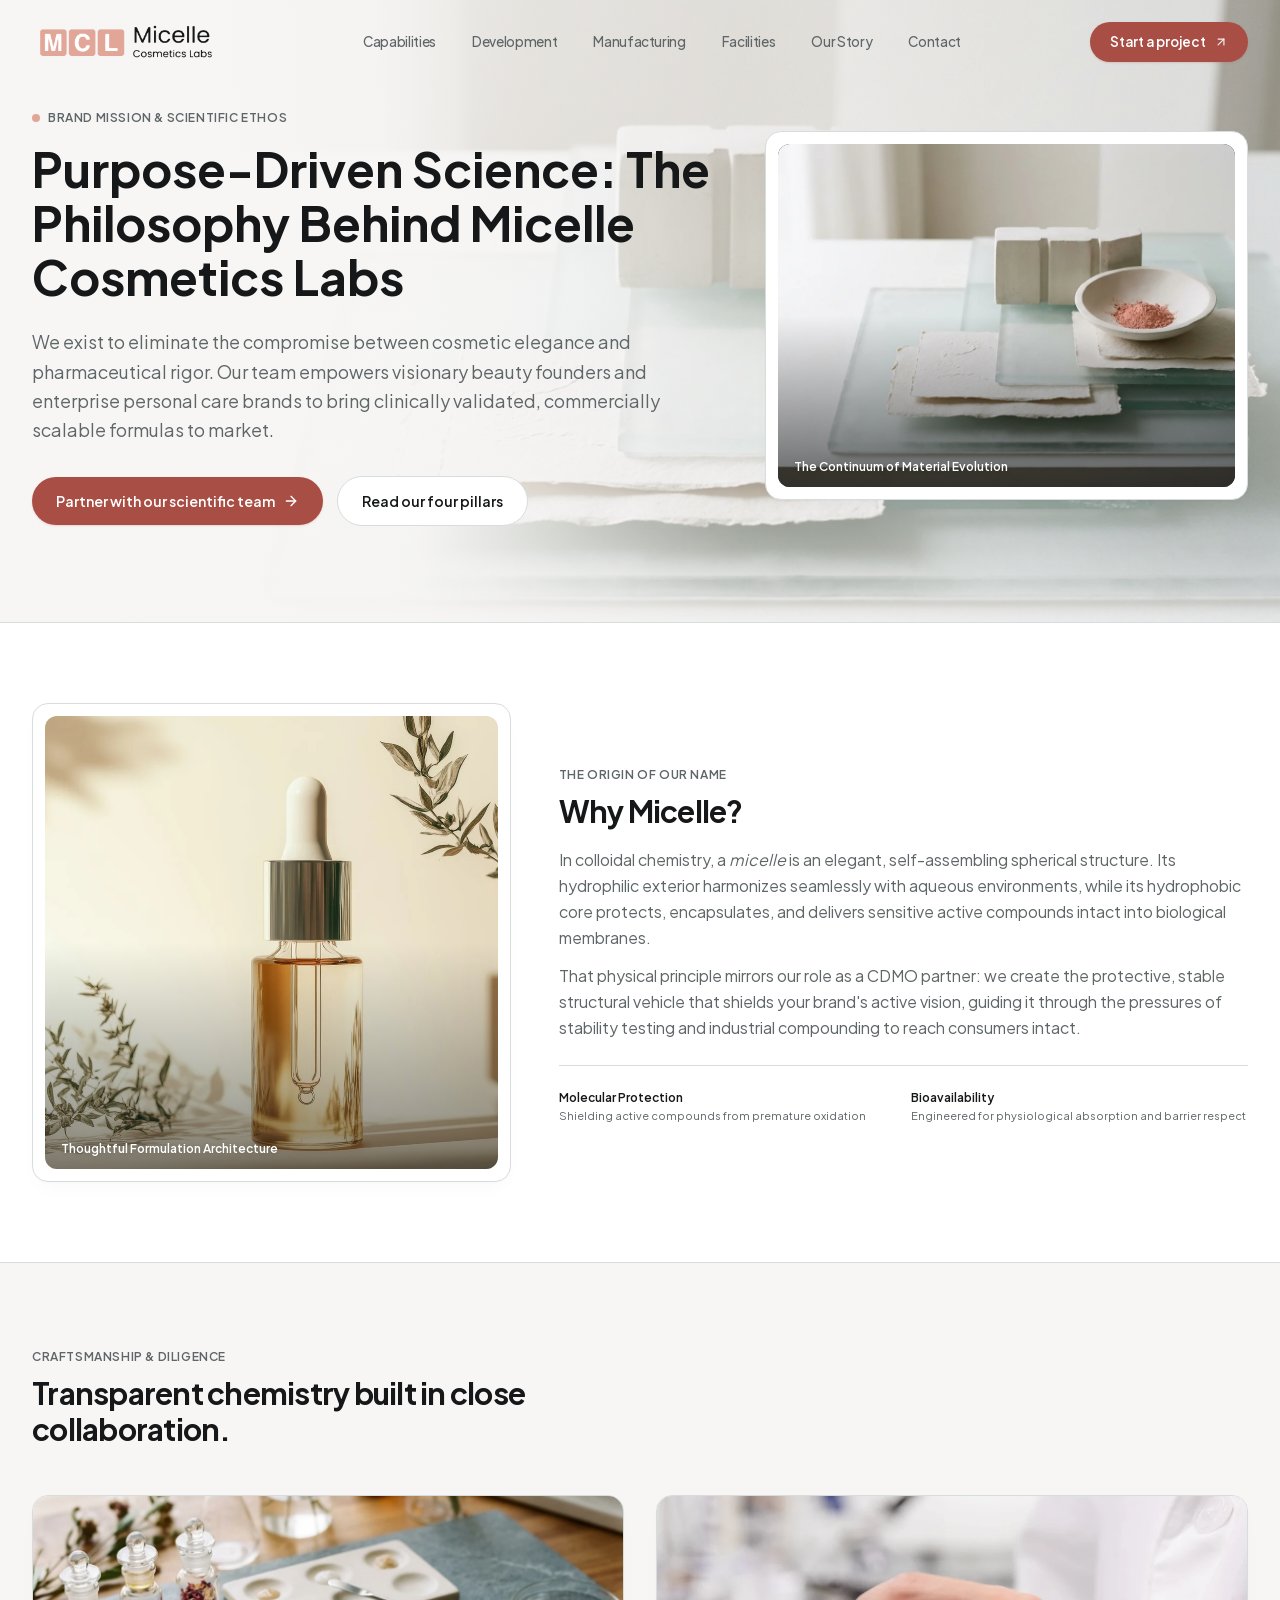
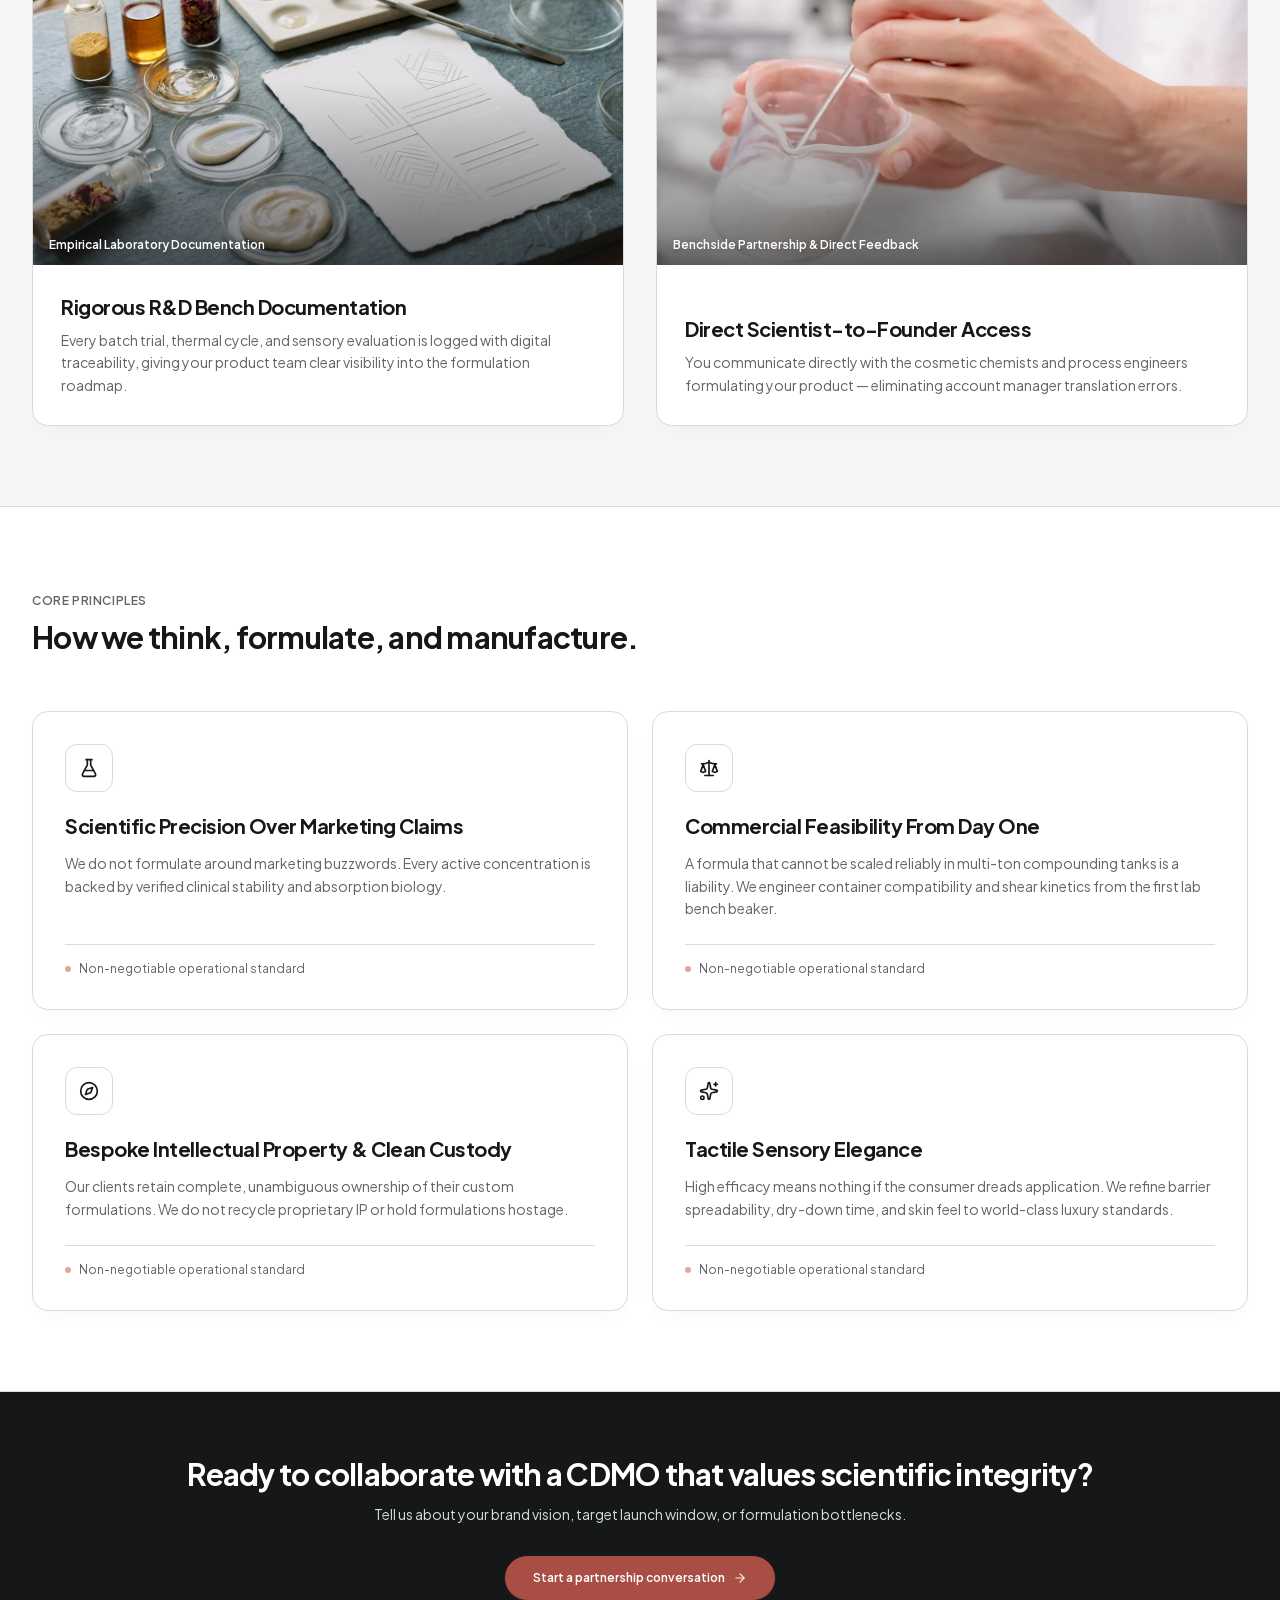
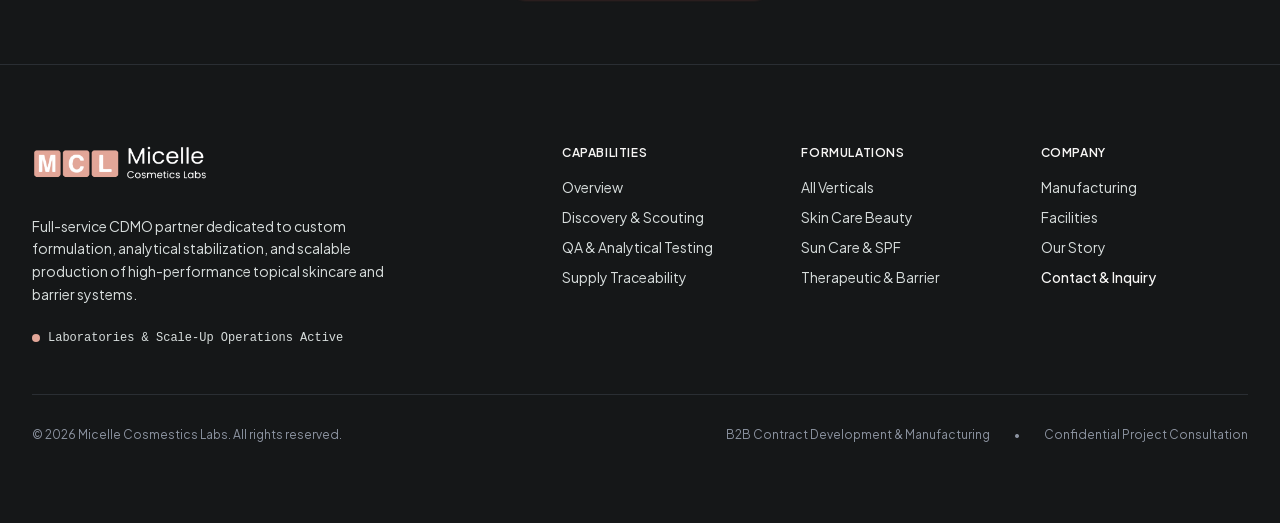
<file: our-story.html>
<!DOCTYPE html><html lang="en" class="plus_jakarta_sans_40bc8200-module__wdyLVa__variable space_grotesk_f5433c13-module__64039G__variable"><head><meta charSet="utf-8"/><meta name="viewport" content="width=device-width, initial-scale=1"/><link rel="preload" href="/_next/static/media/0c89a48fa5027cee-s.p.2cyn07wtgehh0.woff2" as="font" crossorigin="" type="font/woff2"/><link rel="preload" href="/_next/static/media/fba5a26ea33df6a3-s.p.18rizl4rsrl42.woff2" as="font" crossorigin="" type="font/woff2"/><link rel="preload" as="image" href="/logo-mcl-light.png"/><link rel="preload" as="image" href="/images/hero/hero-our-story-bg.webp"/><link rel="preload" as="image" href="/images/mcl/story/material-evolution.webp"/><link rel="stylesheet" href="/_next/static/chunks/3l92rt2dptja0.css" data-precedence="next"/><link rel="preload" as="script" fetchPriority="low" href="/_next/static/chunks/3etzbjpi0_3n5.js"/><script src="/_next/static/chunks/314komiiuixl_.js" async=""></script><script src="/_next/static/chunks/3vy07k1xo1_hr.js" async=""></script><script src="/_next/static/chunks/1f-96vmhzq39b.js" async=""></script><script src="/_next/static/chunks/turbopack-03gz5znu6sd03.js" async=""></script><script src="/_next/static/chunks/10mqz_8f4yp79.js" async="" crossorigin=""></script><script src="/_next/static/chunks/18g0twzhvj4ks.js" async="" crossorigin=""></script><title>Brand Ethos &amp; Formulation Philosophy | Micelle Cosmetics Labs</title><meta name="description" content="The scientific purpose driving Micelle Cosmetics Labs: Bridging high-performance topical innovation with industrial manufacturing precision."/><meta property="og:title" content="Micelle Cosmestics Labs | Building Brands Through Formulation"/><meta property="og:description" content="Transforming cutting-edge active chemistry and sensory formulation into scalable, market-ready skincare solutions."/><meta property="og:type" content="website"/><meta name="twitter:card" content="summary"/><meta name="twitter:title" content="Micelle Cosmestics Labs | Building Brands Through Formulation"/><meta name="twitter:description" content="Transforming cutting-edge active chemistry and sensory formulation into scalable, market-ready skincare solutions."/><link rel="shortcut icon" href="/favicon.ico"/><link rel="icon" href="/favicon.ico?favicon.2-5iutof9b9de.ico" sizes="64x64" type="image/x-icon"/><link rel="icon" href="/favicon.ico"/><link rel="icon" href="/icon.png" sizes="512x512" type="image/png"/><link rel="apple-touch-icon" href="/icon.png" sizes="512x512" type="image/png"/><meta name="next-size-adjust" content=""/><script src="/_next/static/chunks/0cz1d0mv5g_q7.js" noModule=""></script></head><body class="min-h-[100dvh] bg-[#F7F6F5] text-[#151718] antialiased selection:bg-[#F3DDD8] selection:text-[#151718]"><div hidden=""><!--$--><!--/$--></div><div class="flex min-h-[100dvh] flex-col bg-[#F7F6F5]"><header class="fixed top-0 inset-x-0 z-50 w-full transition-all duration-500 bg-transparent border-b border-transparent py-5"><div class="max-w-7xl mx-auto px-4 sm:px-6 lg:px-8 flex items-center justify-between"><a class="flex items-center gap-3 focus-ring rounded-lg py-1 px-1.5 transition-opacity hover:opacity-90" aria-label="Micelle Cosmestics Labs - Homepage" href="/"><div class="relative h-9 w-[170px] sm:w-[190px] flex items-center"><img alt="Micelle Cosmestics Labs" width="300" height="60" decoding="async" data-nimg="1" class="h-full w-auto object-contain object-left" style="color:transparent" src="/logo-mcl-light.png"/></div></a><nav class="hidden lg:flex items-center gap-1 xl:gap-2 text-[13.5px] font-medium tracking-tight text-[#5F6668]" aria-label="Main Navigation"><a class="px-3.5 py-2 rounded-full transition-colors hover:text-[#151718] hover:bg-[#F3DDD8] focus-ring" href="/capabilities">Capabilities</a><a class="px-3.5 py-2 rounded-full transition-colors hover:text-[#151718] hover:bg-[#F3DDD8] focus-ring" href="/development">Development</a><a class="px-3.5 py-2 rounded-full transition-colors hover:text-[#151718] hover:bg-[#F3DDD8] focus-ring" href="/manufacturing">Manufacturing</a><a class="px-3.5 py-2 rounded-full transition-colors hover:text-[#151718] hover:bg-[#F3DDD8] focus-ring" href="/facilities">Facilities</a><a class="px-3.5 py-2 rounded-full transition-colors hover:text-[#151718] hover:bg-[#F3DDD8] focus-ring" href="/our-story">Our Story</a><a class="px-3.5 py-2 rounded-full transition-colors hover:text-[#151718] hover:bg-[#F3DDD8] focus-ring" href="/contact">Contact</a></nav><div class="hidden lg:flex items-center gap-3"><a class="btn-cta-coral px-5 py-2.5 text-[13.5px] focus-ring" href="/contact"><span>Start a project</span><svg xmlns="http://www.w3.org/2000/svg" width="24" height="24" viewBox="0 0 24 24" fill="none" stroke="currentColor" stroke-width="2" stroke-linecap="round" stroke-linejoin="round" class="lucide lucide-arrow-up-right w-3.5 h-3.5 text-white/90" aria-hidden="true"><path d="M7 7h10v10"></path><path d="M7 17 17 7"></path></svg></a></div><button type="button" class="lg:hidden p-2 rounded-full text-[#151718] hover:bg-[#EDF0F0] focus-ring" aria-expanded="false" aria-controls="mobile-navigation-drawer" aria-label="Open menu"><svg xmlns="http://www.w3.org/2000/svg" width="24" height="24" viewBox="0 0 24 24" fill="none" stroke="currentColor" stroke-width="2" stroke-linecap="round" stroke-linejoin="round" class="lucide lucide-menu w-6 h-6" aria-hidden="true"><path d="M4 5h16"></path><path d="M4 12h16"></path><path d="M4 19h16"></path></svg></button></div></header><div id="mobile-navigation-drawer" class="fixed inset-0 z-40 lg:hidden transition-all duration-300 opacity-0 pointer-events-none" aria-hidden="true"><div class="absolute inset-0 bg-[#151718]/30 backdrop-blur-xs transition-opacity"></div><div class="absolute top-0 right-0 h-full w-[85%] max-w-sm bg-[#FFFFFF] shadow-2xl p-6 flex flex-col justify-between transition-transform duration-300 border-l border-[#D7DDDC] translate-x-full"><div><div class="flex items-center justify-between pb-6 border-b border-[#D7DDDC]"><span class="text-xs uppercase tracking-wider font-semibold text-[#5F6668]">Navigation</span><button type="button" class="p-1.5 rounded-full text-[#5F6668] hover:text-[#151718] hover:bg-[#F3DDD8] focus-ring" aria-label="Close drawer"><svg xmlns="http://www.w3.org/2000/svg" width="24" height="24" viewBox="0 0 24 24" fill="none" stroke="currentColor" stroke-width="2" stroke-linecap="round" stroke-linejoin="round" class="lucide lucide-x w-5 h-5" aria-hidden="true"><path d="M18 6 6 18"></path><path d="m6 6 12 12"></path></svg></button></div><nav class="mt-6 flex flex-col space-y-1.5"><a class="px-4 py-3 rounded-xl text-base font-medium text-[#151718] hover:bg-[#F7F6F5] hover:text-[#A94E45] transition-colors focus-ring" href="/capabilities">Capabilities</a><a class="px-4 py-3 rounded-xl text-base font-medium text-[#151718] hover:bg-[#F7F6F5] hover:text-[#A94E45] transition-colors focus-ring" href="/development">Development</a><a class="px-4 py-3 rounded-xl text-base font-medium text-[#151718] hover:bg-[#F7F6F5] hover:text-[#A94E45] transition-colors focus-ring" href="/manufacturing">Manufacturing</a><a class="px-4 py-3 rounded-xl text-base font-medium text-[#151718] hover:bg-[#F7F6F5] hover:text-[#A94E45] transition-colors focus-ring" href="/facilities">Facilities</a><a class="px-4 py-3 rounded-xl text-base font-medium text-[#151718] hover:bg-[#F7F6F5] hover:text-[#A94E45] transition-colors focus-ring" href="/our-story">Our Story</a><a class="px-4 py-3 rounded-xl text-base font-medium text-[#151718] hover:bg-[#F7F6F5] hover:text-[#A94E45] transition-colors focus-ring" href="/contact">Contact</a></nav></div><div class="pt-6 border-t border-[#D7DDDC]"><a class="btn-cta-coral w-full py-3.5 px-6 text-sm focus-ring" href="/contact"><span>Start a project</span><svg xmlns="http://www.w3.org/2000/svg" width="24" height="24" viewBox="0 0 24 24" fill="none" stroke="currentColor" stroke-width="2" stroke-linecap="round" stroke-linejoin="round" class="lucide lucide-arrow-up-right w-4 h-4 text-white/90" aria-hidden="true"><path d="M7 7h10v10"></path><path d="M7 17 17 7"></path></svg></a><p class="mt-4 text-center text-xs text-[#5F6668]">Micelle Cosmestics Labs</p></div></div></div><main id="main-content" class="flex-1"><section class="relative pt-[86px] pb-14 sm:pt-[92px] sm:pb-20 lg:pt-[104px] lg:pb-24 border-b border-[#D7DDDC] bg-gradient-to-b from-[#F7F6F5] to-[#FFFFFF] overflow-hidden"><div class="absolute inset-0 z-0 overflow-hidden pointer-events-none select-none " aria-hidden="true"><div class="relative w-full h-full opacity-40 sm:opacity-52 lg:opacity-62"><img alt="Atmospheric abstract material-study composition representing skincare product journey" decoding="async" data-nimg="fill" class="object-cover object-right md:object-right" style="position:absolute;height:100%;width:100%;left:0;top:0;right:0;bottom:0;color:transparent" src="/images/hero/hero-our-story-bg.webp"/></div><div class="absolute inset-0" style="background:linear-gradient(90deg, rgba(247,246,245,0.98) 0%, rgba(247,246,245,0.90) 32%, rgba(247,246,245,0.30) 58%, rgba(247,246,245,0.02) 100%)"></div><div class="absolute inset-0 md:hidden" style="background:linear-gradient(180deg, rgba(247,246,245,0.94) 0%, rgba(247,246,245,0.86) 52%, rgba(247,246,245,0.60) 100%)"></div><div class="absolute inset-0 pointer-events-none" style="background:linear-gradient(180deg, transparent 0%, transparent 88%, rgba(247,246,245,0.5) 100%)"></div></div><div class="max-w-7xl mx-auto px-4 sm:px-6 lg:px-8"><div class="grid grid-cols-1 lg:grid-cols-12 gap-10 items-center"><div class="lg:col-span-7 relative z-10"><div class="inline-flex items-center gap-2 mb-4 text-xs font-semibold tracking-wider uppercase text-[#5F6668]"><span class="w-2 h-2 rounded-full bg-[#E2A698]"></span><span>Brand Mission &amp; Scientific Ethos</span></div><h1 class="text-3xl sm:text-4xl lg:text-5xl font-bold tracking-normal text-[#151718] leading-[1.12] pb-1">Purpose-Driven Science: The Philosophy Behind Micelle Cosmetics Labs</h1><p class="mt-5 text-base sm:text-lg text-[#5F6668] leading-relaxed max-w-2xl">We exist to eliminate the compromise between cosmetic elegance and pharmaceutical rigor. Our team empowers visionary beauty founders and enterprise personal care brands to bring clinically validated, commercially scalable formulas to market.</p><div class="mt-8 flex flex-col sm:flex-row items-stretch sm:items-center gap-3.5"><a class="btn-cta-coral px-6 py-3.5 text-sm font-semibold focus-ring text-center" href="/contact"><span>Partner with our scientific team</span><svg xmlns="http://www.w3.org/2000/svg" width="24" height="24" viewBox="0 0 24 24" fill="none" stroke="currentColor" stroke-width="2" stroke-linecap="round" stroke-linejoin="round" class="lucide lucide-arrow-right w-4 h-4 text-white" aria-hidden="true"><path d="M5 12h14"></path><path d="m12 5 7 7-7 7"></path></svg></a><a href="#ethos" class="btn-secondary px-6 py-3.5 text-sm font-semibold focus-ring text-center"><span>Read our four pillars</span></a></div></div><div class="lg:col-span-5 relative z-20"><div class="bento-card p-3 bg-white border border-[#D7DDDC] shadow-md overflow-hidden"><div class="relative aspect-[4/3] w-full rounded-xl overflow-hidden bg-[#151718]"><img alt="Abstract material evolution composition: raw active powder, transparent glass and finished cosmetic emulsion" decoding="async" data-nimg="fill" class="object-cover object-center" style="position:absolute;height:100%;width:100%;left:0;top:0;right:0;bottom:0;color:transparent" src="/images/mcl/story/material-evolution.webp"/><div class="absolute inset-0 bg-gradient-to-t from-[#151718]/60 via-transparent to-transparent pointer-events-none"></div><div class="absolute bottom-3 left-4 text-xs font-semibold text-white drop-shadow-sm">The Continuum of Material Evolution</div></div></div></div></div></div></section><section class="py-20 bg-white border-b border-[#D7DDDC]"><div class="max-w-7xl mx-auto px-4 sm:px-6 lg:px-8"><div class="grid grid-cols-1 lg:grid-cols-12 gap-12 items-center"><div class="lg:col-span-5"><div class="bento-card p-3 bg-[#F7F6F5] border border-[#D7DDDC] overflow-hidden rounded-2xl shadow-sm"><div class="relative aspect-[4/3] sm:aspect-square w-full rounded-xl overflow-hidden bg-white"><img alt="Editorial still life representing thoughtful skincare creation: minimalist unbranded cosmetic dropper bottle on stone" loading="lazy" decoding="async" data-nimg="fill" class="object-cover object-center transition-transform duration-700 hover:scale-105" style="position:absolute;height:100%;width:100%;left:0;top:0;right:0;bottom:0;color:transparent" src="/images/mcl/story/thoughtful-creation-still-life.webp"/><div class="absolute inset-0 bg-gradient-to-t from-[#151718]/50 via-transparent to-transparent pointer-events-none"></div><div class="absolute bottom-3 left-4 text-xs font-semibold text-white drop-shadow-sm">Thoughtful Formulation Architecture</div></div></div></div><div class="lg:col-span-7"><span class="text-xs uppercase tracking-wider font-semibold text-[#5F6668]">The Origin of Our Name</span><h2 class="mt-2 text-3xl font-bold tracking-tight text-[#151718] leading-tight">Why Micelle?</h2><p class="mt-4 text-base text-[#5F6668] leading-relaxed">In colloidal chemistry, a <em>micelle</em> is an elegant, self-assembling spherical structure. Its hydrophilic exterior harmonizes seamlessly with aqueous environments, while its hydrophobic core protects, encapsulates, and delivers sensitive active compounds intact into biological membranes.</p><p class="mt-3 text-base text-[#5F6668] leading-relaxed">That physical principle mirrors our role as a CDMO partner: we create the protective, stable structural vehicle that shields your brand&#x27;s active vision, guiding it through the pressures of stability testing and industrial compounding to reach consumers intact.</p><div class="mt-6 pt-6 border-t border-[#D7DDDC] grid grid-cols-2 gap-4"><div><div class="text-xs font-semibold text-[#151718]">Molecular Protection</div><div class="text-[11px] text-[#5F6668] mt-0.5">Shielding active compounds from premature oxidation</div></div><div><div class="text-xs font-semibold text-[#151718]">Bioavailability</div><div class="text-[11px] text-[#5F6668] mt-0.5">Engineered for physiological absorption and barrier respect</div></div></div></div></div></div></section><section class="py-20 bg-[#F7F6F5] border-b border-[#D7DDDC]"><div class="max-w-7xl mx-auto px-4 sm:px-6 lg:px-8"><div class="max-w-2xl mb-12"><span class="text-xs uppercase tracking-wider font-semibold text-[#5F6668]">Craftsmanship &amp; Diligence</span><h2 class="mt-2 text-3xl font-bold tracking-tight text-[#151718]">Transparent chemistry built in close collaboration.</h2></div><div class="grid grid-cols-1 lg:grid-cols-12 gap-8 items-stretch"><div class="lg:col-span-6 bento-card bg-white border border-[#D7DDDC] rounded-2xl overflow-hidden flex flex-col justify-between group hover:border-[#E2A698] transition-all"><div class="relative aspect-[16/10] w-full bg-[#EDF0F0] overflow-hidden"><img alt="Close-up of laboratory formulation briefs, ingredient swatches, and material analysis" loading="lazy" decoding="async" data-nimg="fill" class="object-cover object-center transition-transform duration-700 group-hover:scale-105" style="position:absolute;height:100%;width:100%;left:0;top:0;right:0;bottom:0;color:transparent" src="/images/mcl/story/experimentation-notes.webp"/><div class="absolute inset-0 bg-gradient-to-t from-[#151718]/60 via-transparent to-transparent pointer-events-none"></div><div class="absolute bottom-3 left-4 text-xs font-semibold text-white drop-shadow-sm">Empirical Laboratory Documentation</div></div><div class="p-6 sm:p-7"><h3 class="text-xl font-bold text-[#151718] tracking-tight">Rigorous R&amp;D Bench Documentation</h3><p class="mt-2 text-sm text-[#5F6668] leading-relaxed">Every batch trial, thermal cycle, and sensory evaluation is logged with digital traceability, giving your product team clear visibility into the formulation roadmap.</p></div></div><div class="lg:col-span-6 bento-card bg-white border border-[#D7DDDC] rounded-2xl overflow-hidden flex flex-col justify-between group hover:border-[#E2A698] transition-all"><div class="relative aspect-[16/10] w-full bg-[#EDF0F0] overflow-hidden"><img alt="Candid hands-on laboratory collaboration: chemists reviewing cosmetic emulsion stability in beaker" loading="lazy" decoding="async" data-nimg="fill" class="object-cover object-center transition-transform duration-700 group-hover:scale-105" style="position:absolute;height:100%;width:100%;left:0;top:0;right:0;bottom:0;color:transparent" src="/images/mcl/story/human-collaboration-hands.webp"/><div class="absolute inset-0 bg-gradient-to-t from-[#151718]/60 via-transparent to-transparent pointer-events-none"></div><div class="absolute bottom-3 left-4 text-xs font-semibold text-white drop-shadow-sm">Benchside Partnership &amp; Direct Feedback</div></div><div class="p-6 sm:p-7"><h3 class="text-xl font-bold text-[#151718] tracking-tight">Direct Scientist-to-Founder Access</h3><p class="mt-2 text-sm text-[#5F6668] leading-relaxed">You communicate directly with the cosmetic chemists and process engineers formulating your product — eliminating account manager translation errors.</p></div></div></div></div></section><section id="ethos" class="py-20 bg-white border-b border-[#D7DDDC]"><div class="max-w-7xl mx-auto px-4 sm:px-6 lg:px-8"><div class="max-w-2xl mb-14"><span class="text-xs uppercase tracking-wider font-semibold text-[#5F6668]">Core Principles</span><h2 class="mt-2 text-3xl font-bold tracking-tight text-[#151718]">How we think, formulate, and manufacture.</h2></div><div class="grid grid-cols-1 md:grid-cols-2 gap-6"><div class="bento-card p-7 sm:p-8 bg-[#F7F6F5] border border-[#D7DDDC] flex flex-col justify-between rounded-2xl hover:border-[#E2A698] transition-all"><div><div class="w-12 h-12 rounded-xl bg-white border border-[#D7DDDC] flex items-center justify-center mb-5"><svg xmlns="http://www.w3.org/2000/svg" width="24" height="24" viewBox="0 0 24 24" fill="none" stroke="currentColor" stroke-width="2" stroke-linecap="round" stroke-linejoin="round" class="lucide lucide-flask-conical w-5 h-5 text-[#151718]" aria-hidden="true"><path d="M14 2v6a2 2 0 0 0 .245.96l5.51 10.08A2 2 0 0 1 18 22H6a2 2 0 0 1-1.755-2.96l5.51-10.08A2 2 0 0 0 10 8V2"></path><path d="M6.453 15h11.094"></path><path d="M8.5 2h7"></path></svg></div><h3 class="text-xl font-bold text-[#151718] tracking-tight">Scientific Precision Over Marketing Claims</h3><p class="mt-3 text-sm text-[#5F6668] leading-relaxed">We do not formulate around marketing buzzwords. Every active concentration is backed by verified clinical stability and absorption biology.</p></div><div class="mt-6 pt-4 border-t border-[#D7DDDC] flex items-center gap-2 text-xs text-[#5F6668]"><span class="w-1.5 h-1.5 rounded-full bg-[#E2A698]"></span><span>Non-negotiable operational standard</span></div></div><div class="bento-card p-7 sm:p-8 bg-[#F7F6F5] border border-[#D7DDDC] flex flex-col justify-between rounded-2xl hover:border-[#E2A698] transition-all"><div><div class="w-12 h-12 rounded-xl bg-white border border-[#D7DDDC] flex items-center justify-center mb-5"><svg xmlns="http://www.w3.org/2000/svg" width="24" height="24" viewBox="0 0 24 24" fill="none" stroke="currentColor" stroke-width="2" stroke-linecap="round" stroke-linejoin="round" class="lucide lucide-scale w-5 h-5 text-[#151718]" aria-hidden="true"><path d="M12 3v18"></path><path d="m19 8 3 8a5 5 0 0 1-6 0zV7"></path><path d="M3 7h1a17 17 0 0 0 8-2 17 17 0 0 0 8 2h1"></path><path d="m5 8 3 8a5 5 0 0 1-6 0zV7"></path><path d="M7 21h10"></path></svg></div><h3 class="text-xl font-bold text-[#151718] tracking-tight">Commercial Feasibility From Day One</h3><p class="mt-3 text-sm text-[#5F6668] leading-relaxed">A formula that cannot be scaled reliably in multi-ton compounding tanks is a liability. We engineer container compatibility and shear kinetics from the first lab bench beaker.</p></div><div class="mt-6 pt-4 border-t border-[#D7DDDC] flex items-center gap-2 text-xs text-[#5F6668]"><span class="w-1.5 h-1.5 rounded-full bg-[#E2A698]"></span><span>Non-negotiable operational standard</span></div></div><div class="bento-card p-7 sm:p-8 bg-[#F7F6F5] border border-[#D7DDDC] flex flex-col justify-between rounded-2xl hover:border-[#E2A698] transition-all"><div><div class="w-12 h-12 rounded-xl bg-white border border-[#D7DDDC] flex items-center justify-center mb-5"><svg xmlns="http://www.w3.org/2000/svg" width="24" height="24" viewBox="0 0 24 24" fill="none" stroke="currentColor" stroke-width="2" stroke-linecap="round" stroke-linejoin="round" class="lucide lucide-compass w-5 h-5 text-[#151718]" aria-hidden="true"><circle cx="12" cy="12" r="10"></circle><path d="m16.24 7.76-1.804 5.411a2 2 0 0 1-1.265 1.265L7.76 16.24l1.804-5.411a2 2 0 0 1 1.265-1.265z"></path></svg></div><h3 class="text-xl font-bold text-[#151718] tracking-tight">Bespoke Intellectual Property &amp; Clean Custody</h3><p class="mt-3 text-sm text-[#5F6668] leading-relaxed">Our clients retain complete, unambiguous ownership of their custom formulations. We do not recycle proprietary IP or hold formulations hostage.</p></div><div class="mt-6 pt-4 border-t border-[#D7DDDC] flex items-center gap-2 text-xs text-[#5F6668]"><span class="w-1.5 h-1.5 rounded-full bg-[#E2A698]"></span><span>Non-negotiable operational standard</span></div></div><div class="bento-card p-7 sm:p-8 bg-[#F7F6F5] border border-[#D7DDDC] flex flex-col justify-between rounded-2xl hover:border-[#E2A698] transition-all"><div><div class="w-12 h-12 rounded-xl bg-white border border-[#D7DDDC] flex items-center justify-center mb-5"><svg xmlns="http://www.w3.org/2000/svg" width="24" height="24" viewBox="0 0 24 24" fill="none" stroke="currentColor" stroke-width="2" stroke-linecap="round" stroke-linejoin="round" class="lucide lucide-sparkles lucide-stars w-5 h-5 text-[#151718]" aria-hidden="true"><path d="M11.017 2.814a1 1 0 0 1 1.966 0l1.051 5.558a2 2 0 0 0 1.594 1.594l5.558 1.051a1 1 0 0 1 0 1.966l-5.558 1.051a2 2 0 0 0-1.594 1.594l-1.051 5.558a1 1 0 0 1-1.966 0l-1.051-5.558a2 2 0 0 0-1.594-1.594l-5.558-1.051a1 1 0 0 1 0-1.966l5.558-1.051a2 2 0 0 0 1.594-1.594z"></path><path d="M20 2v4"></path><path d="M22 4h-4"></path><circle cx="4" cy="20" r="2"></circle></svg></div><h3 class="text-xl font-bold text-[#151718] tracking-tight">Tactile Sensory Elegance</h3><p class="mt-3 text-sm text-[#5F6668] leading-relaxed">High efficacy means nothing if the consumer dreads application. We refine barrier spreadability, dry-down time, and skin feel to world-class luxury standards.</p></div><div class="mt-6 pt-4 border-t border-[#D7DDDC] flex items-center gap-2 text-xs text-[#5F6668]"><span class="w-1.5 h-1.5 rounded-full bg-[#E2A698]"></span><span>Non-negotiable operational standard</span></div></div></div></div></section><section class="py-16 bg-[#151718] text-white"><div class="max-w-7xl mx-auto px-4 sm:px-6 lg:px-8 text-center"><h2 class="text-2xl sm:text-3xl font-bold tracking-tight">Ready to collaborate with a CDMO that values scientific integrity?</h2><p class="mt-3 text-sm text-[#D7DDDC] max-w-xl mx-auto">Tell us about your brand vision, target launch window, or formulation bottlenecks.</p><div class="mt-8"><a class="btn-cta-coral px-7 py-3.5 text-xs font-semibold focus-ring inline-flex items-center gap-2" href="/contact"><span>Start a partnership conversation</span><svg xmlns="http://www.w3.org/2000/svg" width="24" height="24" viewBox="0 0 24 24" fill="none" stroke="currentColor" stroke-width="2" stroke-linecap="round" stroke-linejoin="round" class="lucide lucide-arrow-right w-3.5 h-3.5 text-white/90" aria-hidden="true"><path d="M5 12h14"></path><path d="m12 5 7 7-7 7"></path></svg></a></div></div></section></main><footer class="bg-[#151718] border-t border-[#2A2E33] py-14 md:py-20 text-[#D7DDDC]" aria-labelledby="footer-heading"><div class="max-w-7xl mx-auto px-4 sm:px-6 lg:px-8"><h2 id="footer-heading" class="sr-only">Footer</h2><div class="grid grid-cols-1 md:grid-cols-12 gap-10 lg:gap-14 pb-12 border-b border-[#2A2E33]"><div class="md:col-span-5 flex flex-col justify-between"><div><a class="inline-block relative h-9 w-[180px] mb-4 focus-ring focus-visible:ring-offset-[#151718] rounded-md" aria-label="Micelle Cosmestics Labs - Homepage" href="/"><img alt="Micelle Cosmestics Labs" loading="lazy" width="300" height="60" decoding="async" data-nimg="1" class="h-full w-auto object-contain object-left" style="color:transparent" src="/logo-mcl-dark.png"/></a><p class="text-xs sm:text-sm text-[#D7DDDC] leading-relaxed max-w-sm mt-3">Full-service CDMO partner dedicated to custom formulation, analytical stabilization, and scalable production of high-performance topical skincare and barrier systems.</p></div><div class="mt-6 flex items-center gap-2 text-xs font-mono text-[#D7DDDC]"><span class="w-2 h-2 rounded-full bg-[#E2A698]"></span><span>Laboratories &amp; Scale-Up Operations Active</span></div></div><div class="md:col-span-7 grid grid-cols-2 sm:grid-cols-3 gap-8"><div><div class="text-xs font-semibold uppercase tracking-wider text-[#F7F6F5] mb-4">Capabilities</div><ul class="space-y-2.5 text-xs sm:text-sm"><li><a class="text-[#D7DDDC] hover:text-[#E2A698] transition-colors focus-ring focus-visible:ring-offset-[#151718] rounded-xs" href="/capabilities">Overview</a></li><li><a class="text-[#D7DDDC] hover:text-[#E2A698] transition-colors focus-ring focus-visible:ring-offset-[#151718] rounded-xs" href="/capabilities#discovery">Discovery &amp; Scouting</a></li><li><a class="text-[#D7DDDC] hover:text-[#E2A698] transition-colors focus-ring focus-visible:ring-offset-[#151718] rounded-xs" href="/capabilities#testing">QA &amp; Analytical Testing</a></li><li><a class="text-[#D7DDDC] hover:text-[#E2A698] transition-colors focus-ring focus-visible:ring-offset-[#151718] rounded-xs" href="/capabilities#supply-chain">Supply Traceability</a></li></ul></div><div><div class="text-xs font-semibold uppercase tracking-wider text-[#F7F6F5] mb-4">Formulations</div><ul class="space-y-2.5 text-xs sm:text-sm"><li><a class="text-[#D7DDDC] hover:text-[#E2A698] transition-colors focus-ring focus-visible:ring-offset-[#151718] rounded-xs" href="/development">All Verticals</a></li><li><a class="text-[#D7DDDC] hover:text-[#E2A698] transition-colors focus-ring focus-visible:ring-offset-[#151718] rounded-xs" href="/development#beauty">Skin Care Beauty</a></li><li><a class="text-[#D7DDDC] hover:text-[#E2A698] transition-colors focus-ring focus-visible:ring-offset-[#151718] rounded-xs" href="/development#suncare">Sun Care &amp; SPF</a></li><li><a class="text-[#D7DDDC] hover:text-[#E2A698] transition-colors focus-ring focus-visible:ring-offset-[#151718] rounded-xs" href="/development#therapeutic">Therapeutic &amp; Barrier</a></li></ul></div><div><div class="text-xs font-semibold uppercase tracking-wider text-[#F7F6F5] mb-4">Company</div><ul class="space-y-2.5 text-xs sm:text-sm"><li><a class="text-[#D7DDDC] hover:text-[#E2A698] transition-colors focus-ring focus-visible:ring-offset-[#151718] rounded-xs" href="/manufacturing">Manufacturing</a></li><li><a class="text-[#D7DDDC] hover:text-[#E2A698] transition-colors focus-ring focus-visible:ring-offset-[#151718] rounded-xs" href="/facilities">Facilities</a></li><li><a class="text-[#D7DDDC] hover:text-[#E2A698] transition-colors focus-ring focus-visible:ring-offset-[#151718] rounded-xs" href="/our-story">Our Story</a></li><li><a class="text-[#F7F6F5] hover:text-[#E2A698] transition-colors focus-ring focus-visible:ring-offset-[#151718] rounded-xs font-medium" href="/contact">Contact &amp; Inquiry</a></li></ul></div></div></div><div class="pt-8 flex flex-col sm:flex-row items-center justify-between gap-4 text-xs text-[#8C93A0]"><div>© <!-- -->2026<!-- --> <!-- -->Micelle Cosmestics Labs<!-- -->. All rights reserved.</div><div class="flex items-center gap-6"><span>B2B Contract Development &amp; Manufacturing</span><span>•</span><span>Confidential Project Consultation</span></div></div></div></footer></div><!--$--><!--/$--><script src="/_next/static/chunks/3etzbjpi0_3n5.js" id="_R_" async=""></script><script>(self.__next_f=self.__next_f||[]).push([0])</script><script>self.__next_f.push([1,"1:\"$Sreact.fragment\"\n2:I[74825,[\"/_next/static/chunks/10mqz_8f4yp79.js\"],\"default\"]\n3:I[75093,[\"/_next/static/chunks/10mqz_8f4yp79.js\"],\"default\"]\n4:I[45872,[\"/_next/static/chunks/10mqz_8f4yp79.js\",\"/_next/static/chunks/18g0twzhvj4ks.js\"],\"Header\"]\n5:I[30036,[\"/_next/static/chunks/10mqz_8f4yp79.js\",\"/_next/static/chunks/18g0twzhvj4ks.js\"],\"Image\"]\n13:I[83989,[\"/_next/static/chunks/10mqz_8f4yp79.js\"],\"default\",1]\n:HL[\"/_next/static/chunks/3l92rt2dptja0.css\",\"style\"]\n:HL[\"/_next/static/media/0c89a48fa5027cee-s.p.2cyn07wtgehh0.woff2\",\"font\",{\"crossOrigin\":\"\",\"type\":\"font/woff2\"}]\n:HL[\"/_next/static/media/fba5a26ea33df6a3-s.p.18rizl4rsrl42.woff2\",\"font\",{\"crossOrigin\":\"\",\"type\":\"font/woff2\"}]\n11:X\n0:{\"P\":null,\"c\":[\"\",\"our-story\"],\"q\":\"\",\"i\":false,\"f\":[[[\"\",{\"children\":[\"our-story\",{\"children\":[\"__PAGE__\",{},\"$undefined\",\"$undefined\",4608]},\"$undefined\",\"$undefined\",4608]},\"$undefined\",\"$undefined\",4624],[[\"$\",\"$1\",\"c\",{\"children\":[[[\"$\",\"link\",\"0\",{\"rel\":\"stylesheet\",\"href\":\"/_next/static/chunks/3l92rt2dptja0.css\",\"precedence\":\"next\",\"crossOrigin\":\"$undefined\",\"nonce\":\"$undefined\"}],[\"$\",\"script\",\"script-0\",{\"src\":\"/_next/static/chunks/10mqz_8f4yp79.js\",\"async\":true,\"nonce\":\"$undefined\"}]],[\"$\",\"html\",null,{\"lang\":\"en\",\"className\":\"plus_jakarta_sans_40bc8200-module__wdyLVa__variable space_grotesk_f5433c13-module__64039G__variable\",\"children\":[\"$\",\"body\",null,{\"className\":\"min-h-[100dvh] bg-[#F7F6F5] text-[#151718] antialiased selection:bg-[#F3DDD8] selection:text-[#151718]\",\"children\":[\"$\",\"$L2\",null,{\"parallelRouterKey\":\"children\",\"error\":\"$undefined\",\"errorStyles\":\"$undefined\",\"errorScripts\":\"$undefined\",\"template\":[\"$\",\"$L3\",null,{}],\"templateStyles\":\"$undefined\",\"templateScripts\":\"$undefined\",\"notFound\":[[[\"$\",\"title\",null,{\"children\":\"404: This page could not be found.\"}],[\"$\",\"div\",null,{\"style\":{\"fontFamily\":\"system-ui,\\\"Segoe UI\\\",Roboto,Helvetica,Arial,sans-serif,\\\"Apple Color Emoji\\\",\\\"Segoe UI Emoji\\\"\",\"height\":\"100vh\",\"textAlign\":\"center\",\"display\":\"flex\",\"flexDirection\":\"column\",\"alignItems\":\"center\",\"justifyContent\":\"center\"},\"children\":[\"$\",\"div\",null,{\"children\":[[\"$\",\"style\",null,{\"dangerouslySetInnerHTML\":{\"__html\":\"body{color:#000;background:#fff;margin:0}.next-error-h1{border-right:1px solid rgba(0,0,0,.3)}@media (prefers-color-scheme:dark){body{color:#fff;background:#000}.next-error-h1{border-right:1px solid rgba(255,255,255,.3)}}\"}}],[\"$\",\"h1\",null,{\"className\":\"next-error-h1\",\"style\":{\"display\":\"inline-block\",\"margin\":\"0 20px 0 0\",\"padding\":\"0 23px 0 0\",\"fontSize\":24,\"fontWeight\":500,\"verticalAlign\":\"top\",\"lineHeight\":\"49px\"},\"children\":404}],[\"$\",\"div\",null,{\"style\":{\"display\":\"inline-block\"},\"children\":[\"$\",\"h2\",null,{\"style\":{\"fontSize\":14,\"fontWeight\":400,\"lineHeight\":\"49px\",\"margin\":0},\"children\":\"This page could not be found.\"}]}]]}]}]],[]],\"forbidden\":\"$undefined\",\"unauthorized\":\"$undefined\"}]}]}]]}],{\"children\":[[\"$\",\"$1\",\"c\",{\"children\":[null,[\"$\",\"$L2\",null,{\"parallelRouterKey\":\"children\",\"error\":\"$undefined\",\"errorStyles\":\"$undefined\",\"errorScripts\":\"$undefined\",\"template\":[\"$\",\"$L3\",null,{}],\"templateStyles\":\"$undefined\",\"templateScripts\":\"$undefined\",\"notFound\":\"$undefined\",\"forbidden\":\"$undefined\",\"unauthorized\":\"$undefined\"}]]}],{\"children\":[[\"$\",\"$1\",\"c\",{\"children\":[[\"$\",\"div\",null,{\"className\":\"flex min-h-[100dvh] flex-col bg-[#F7F6F5]\",\"children\":[[\"$\",\"$L4\",null,{}],[\"$\",\"main\",null,{\"id\":\"main-content\",\"className\":\"flex-1\",\"children\":[[\"$\",\"section\",null,{\"className\":\"relative pt-[86px] pb-14 sm:pt-[92px] sm:pb-20 lg:pt-[104px] lg:pb-24 border-b border-[#D7DDDC] bg-gradient-to-b from-[#F7F6F5] to-[#FFFFFF] overflow-hidden\",\"children\":[[\"$\",\"div\",null,{\"className\":\"absolute inset-0 z-0 overflow-hidden pointer-events-none select-none \",\"aria-hidden\":\"true\",\"children\":[[\"$\",\"div\",null,{\"className\":\"relative w-full h-full opacity-40 sm:opacity-52 lg:opacity-62\",\"children\":[\"$\",\"$L5\",null,{\"src\":\"/images/hero/hero-our-story-bg.webp\",\"alt\":\"Atmospheric abstract material-study composition representing skincare product journey\",\"fill\":true,\"priority\":true,\"sizes\":\"100vw\",\"quality\":88,\"className\":\"object-cover object-right md:object-right\"}]}],[\"$\",\"div\",null,{\"className\":\"absolute inset-0\",\"style\":{\"background\":\"linear-gradient(90deg, rgba(247,246,245,0.98) 0%, rgba(247,246,245,0.90) 32%, rgba(247,246,245,0.30) 58%, rgba(247,246,245,0.02) 100%)\"}}],[\"$\",\"div\",null,{\"className\":\"absolute inset-0 md:hidden\",\"style\":{\"background\":\"linear-gradient(180deg, rgba(247,246,245,0.94) 0%, rgba(247,246,245,0.86) 52%, rgba(247,246,245,0.60) 100%)\"}}],[\"$\",\"div\",null,{\"className\":\"absolute inset-0 pointer-events-none\",\"style\":{\"background\":\"linear-gradient(180deg, transparent 0%, transparent 88%, rgba(247,246,245,0.5) 100%)\"}}]]}],[\"$\",\"div\",null,{\"className\":\"max-w-7xl mx-auto px-4 sm:px-6 lg:px-8\",\"children\":[\"$\",\"div\",null,{\"className\":\"grid grid-cols-1 lg:grid-cols-12 gap-10 items-center\",\"children\":[[\"$\",\"div\",null,{\"className\":\"lg:col-span-7 relative z-10\",\"children\":[[\"$\",\"div\",null,{\"className\":\"inline-flex items-center gap-2 mb-4 text-xs font-semibold tracking-wider uppercase text-[#5F6668]\",\"children\":[[\"$\",\"span\",null,{\"className\":\"w-2 h-2 rounded-full bg-[#E2A698]\"}],[\"$\",\"span\",null,{\"children\":\"Brand Mission \u0026 Scientific Ethos\"}]]}],\"$L6\",\"$L7\",\"$L8\"]}],\"$L9\"]}]}]]}],\"$La\",\"$Lb\",\"$Lc\",\"$Ld\"]}],\"$Le\"]}],[\"$Lf\"],\"$L10\"]}],{},null,false,null]},null,false,\"$11\"]},null,false,null],\"$L12\",false]],\"m\":\"$undefined\",\"G\":[\"$13\",[\"$L14\"]],\"S\":true,\"h\":null,\"r\":\"$undefined\",\"s\":\"$undefined\",\"a\":\"$undefined\",\"l\":\"$undefined\",\"p\":\"$undefined\",\"d\":\"$undefined\",\"b\":\"sTWC8i-xeDUlVZjH99WHc\"}\n15:I[20065,[\"/_next/static/chunks/10mqz_8f4yp79.js\",\"/_next/static/chunks/18g0twzhvj4ks.js\"],\"\"]\n16:I[89858,[\"/_next/static/chunks/10mqz_8f4yp79.js\",\"/_next/static/chunks/18g0twzhvj4ks.js\"],\"default\"]\n1f:I[89044,[\"/_next/static/chunks/10mqz_8f4yp79.js\"],\"OutletBoundary\"]\n20:\"$Sreact.suspense\"\n22:I[89044,[\"/_next/static/chunks/10mqz_8f4yp79.js\"],\"ViewportBoundary\"]\n24:I[89044,[\"/_next/static/chunks/10mqz_8f4yp79.js\"],\"MetadataBoundary\"]\n6:[\"$\",\"h1\",null,{\"className\":\"text-3xl sm:text-4xl lg:text-5xl font-bold tracking-normal text-[#151718] leading-[1.12] pb-1\",\"children\":\"Purpose-Driven Science: The Philosophy Behind Micelle Cosmetics Labs\"}]\n7:[\"$\",\"p\",null,{\"className\":\"mt-5 text-base sm:text-lg text-[#5F6668] leading-relaxed max-w-2xl\",\"children\":\"We exist to eliminate the compromise between cosmetic elegance and pharmaceutical rigor. Our team empowers visionary beauty founders and enterprise personal care brands to bring clinically validated, commercially scalable formulas to market.\"}]\n8:[\"$\",\"div\",null,{\"className\":\"mt-8 flex flex-col sm:flex-row items-stretch sm:items-center gap-3.5\",\"children\":[[\"$\",\"$L15\",null,{\"href\":\"/contact\",\"className\":\"btn-cta-coral px-6 py-3.5 text-sm font-semibold focus-ring text-center\",\"children\":[[\"$\",\"span\",null,{\"children\":\"Partner with our scientific team\"}],[\"$\",\"$L16\",null,{\"ref\":\"$undefined\",\"icon\":{\"name\":\"arrow-right\",\"size\":24,\"node\":[[\"path\",{\"d\":\"M5 12h14\",\"key\":\"1ays0h\"}],[\"path\",{\"d\":\"m12 5 7 7-7 7\",\"key\":\"xquz4c\"}]]},\"className\":\"w-4 h-4 text-white\"}]]}],[\"$\",\"a\",null,{\"href\":\"#ethos\",\"className\":\"btn-secondary px-6 py-3.5 text-sm font-semibold focus-ring text-center\",\"children\":[\"$\",\"span\",null,{\"children\":\"Read our four pillars\"}]}]]}]\n9:[\"$\",\"div\",null,{\"className\":\"lg:col-span-5 relative z-20\",\"children\":[\"$\",\"div\",null,{\"className\":\"bento-card p-3 bg-white border border-[#D7DDDC] shadow-md overflow-hidden\",\"children\":[\"$\",\"div\",null,{\"className\":\"relative aspect-[4/3] w-full rounded-xl overflow-hidden bg-[#151718]\",\"children\":[[\"$\",\"$L5\",null,{\"src\":\"/images/mcl/story/material-evolution.webp\",\"alt\":\"Abstract material evolution composition: raw active powder, transparent glass and finished cosmetic emulsion\",\"fill\":true,\"sizes\":\"(max-width: 1024px) 100vw, 500px\",\"priority\":true,\"className\":\"object-cover object-center\"}],[\"$\",\"div\",null,{\"className\":\"absolute inset-0 bg-gradient-to-t from-[#151718]/60 via-transparent to-transparent pointer-events-none\"}],[\"$\",\"div\",null,{\"className\":\"absolute bottom-3 left-4 text-xs font-semibold text-white drop-shadow-sm\",\"children\":\"The Continuum of Material Evolution\"}]]}]}]}]\na:[\"$\",\"section\",null,{\"className\":\"py-20 bg-white border-b border-[#D7DDDC]\",\"children\":[\"$\",\"div\",null,{\"className\":\"max-w-7xl mx-auto px-4 sm:px-6 lg:px-8\",\"children\":[\"$\",\"div\",null,{\"className\":\"grid grid-cols-1 lg:grid-cols-12 gap-12 items-center\",\"children\":[[\"$\",\"div\",null,{\"className\":\"lg:col-span-5\",\"children\":[\"$\",\"div\",null,{\"className\":\"bento-card p-3 bg-[#F7F6F5] border border-[#D7DDDC] overflow-hidden rounded-2xl shadow-sm\",\"children\":[\"$\",\"div\",null,{\"className\":\"relative aspect-[4/3] sm:aspect-square w-full rounded-xl overflow-hidden bg-white\",\"children\":[[\"$\",\"$L5\",null,{\"src\":\"/images/mcl/story/thoughtful-creation-still-life.webp\",\"alt\":\"Editorial still life representing thoughtful skincare creation: minimalist unbranded cosmetic dropper bottle on stone\",\"fill\":true,\"sizes\":\"(max-width: 1024px) 100vw, 450px\",\"loading\":\"lazy\",\"className\":\"object-cover object-center transition-transform duration-700 hover:scale-105\"}],[\"$\",\"div\",null,{\"className\":\"absolute inset-0 bg-gradient-to-t from-[#151718]/50 via-transparent to-transparent pointer-events-none\"}],[\"$\",\"div\",null,{\"className\":\"absolute bottom-3 left-4 text-xs font-semibold text-white drop-shadow-sm\",\"children\":\"Thoughtful Formulation Architecture\"}]]}]}]}],[\"$\",\"div\",null,{\"className\":\"lg:col-span-7\",\"children\":[[\"$\",\"span\",null,{\"className\":\"text-xs uppercase tracking-wider font-semibold text-[#5F6668]\",\"children\":\"The Origin of Our Name\"}],[\"$\",\"h2\",null,{\"className\":\"mt-2 text-3xl font-bold tracking-tight text-[#151718] leading-tight\",\"children\":\"Why Micelle?\"}],[\"$\",\"p\",null,{\"className\":\"mt-4 text-base text-[#5F6668] leading-relaxed\",\"children\":[\"In colloidal chemistry, a \",[\"$\",\"em\",null,{\"children\":\"micelle\"}],\" is an elegant, self-assembling spherical structure. Its hydrophilic exterior harmonizes seamlessly with aqueous environments, while its hydrophobic core protects, encapsulates, and delivers sensitive active compounds intact into biological membranes.\"]}],[\"$\",\"p\",null,{\"className\":\"mt-3 text-base text-[#5F6668] leading-relaxed\",\"children\":\"That physical principle mirrors our role as a CDMO partner: we create the protective, stable structural vehicle that shields your brand's active vision, guiding it through the pressures of stability testing and industrial compounding to reach consumers intact.\"}],[\"$\",\"div\",null,{\"className\":\"mt-6 pt-6 border-t border-[#D7DDDC] grid grid-cols-2 gap-4\",\"children\":[[\"$\",\"div\",null,{\"children\":[[\"$\",\"div\",null,{\"className\":\"text-xs font-semibold text-[#151718]\",\"children\":\"Molecular Protection\"}],[\"$\",\"div\",null,{\"className\":\"text-[11px] text-[#5F6668] mt-0.5\",\"children\":\"Shielding active compounds from premature oxidation\"}]]}],[\"$\",\"div\",null,{\"children\":[[\"$\",\"div\",null,{\"className\":\"text-xs font-semibold text-[#151718]\",\"children\":\"Bioavailability\"}],[\"$\",\"div\",null,{\"className\":\"text-[11px] text-[#5F6668] mt-0.5\",\"children\":\"Engineered for physiological absorption and barrier respect\"}]]}]]}]]}]]}]}]}]\nb:[\"$\",\"section\",null,{\"className\":\"py-20 bg-[#F7F6F5] border-b border-[#D7DDDC]\",\"children\":[\"$\",\"div\",null,{\"className\":\"max-w-7xl mx-auto px-4 sm:px-6 lg:px-8\",\"children\":[[\"$\",\"div\",null,{\"className\":\"max-w-2xl mb-12\",\"children\":[[\"$\",\"span\",null,{\"className\":\"text-xs uppercase tracking-wider font-semibold text-[#5F6668]\",\"children\":\"Craftsmanship \u0026 Diligence\"}],[\"$\",\"h2\",null,{\"className\":\"mt-2 text-3xl font-bold tracking-tight text-[#151718]\",\"children\":\"Transparent chemistry built in close collaboration.\"}]]}],[\"$\",\"div\",null,{\"className\":\"grid grid-cols-1 lg:grid-cols-12 gap-8 items-stretch\",\"children\":[[\"$\",\"div\",null,{\"className\":\"lg:col-span-6 bento-card bg-white border border-[#D7DDDC] rounded-2xl overflow-hidden flex flex-col justify-between group hover:border-[#E2A698] transition-all\",\"children\":[[\"$\",\"div\",null,{\"className\":\"relative aspect-[16/10] w-full bg-[#EDF0F0] overflow-hidden\",\"children\":[[\"$\",\"$L5\",null,{\"src\":\"/images/mcl/story/experimentation-notes.webp\",\"alt\":\"Close-up of laboratory formulation briefs, ingredient swatches, and material analysis\",\"fill\":true,\"sizes\":\"(max-width: 1024px) 100vw, 600px\",\"loading\":\"lazy\",\"className\":\"object-cover object-center transition-transform duration-700 group-hover:scale-105\"}],[\"$\",\"div\",null,{\"className\":\"absolute inset-0 bg-gradient-to-t from-[#151718]/60 via-transparent to-transparent pointer-events-none\"}],[\"$\",\"div\",null,{\"className\":\"absolute bottom-3 left-4 text-xs font-semibold text-white drop-shadow-sm\",\"children\":\"Empirical Laboratory Documentation\"}]]}],[\"$\",\"div\",null,{\"className\":\"p-6 sm:p-7\",\"children\":[[\"$\",\"h3\",null,{\"className\":\"text-xl font-bold text-[#151718] tracking-tight\",\"children\":\"Rigorous R\u0026D Bench Documentation\"}],[\"$\",\"p\",null,{\"className\":\"mt-2 text-sm text-[#5F6668] leading-relaxed\",\"children\":\"Every batch trial, thermal cycle, and sensory evaluation is logged with digital traceability, giving your product team clear visibility into the formulation roadmap.\"}]]}]]}],[\"$\",\"div\",null,{\"className\":\"lg:col-span-6 bento-card bg-white border border-[#D7DDDC] rounded-2xl overflow-hidden flex flex-col justify-between group hover:border-[#E2A698] transition-all\",\"children\":[[\"$\",\"div\",null,{\"className\":\"relative aspect-[16/10] w-full bg-[#EDF0F0] overflow-hidden\",\"children\":[[\"$\",\"$L5\",null,{\"src\":\"/images/mcl/story/human-collaboration-hands.webp\",\"alt\":\"Candid hands-on laboratory collaboration: chemists reviewing cosmetic emulsion stability in beaker\",\"fill\":true,\"sizes\":\"(max-width: 1024px) 100vw, 600px\",\"loading\":\"lazy\",\"className\":\"object-cover object-center transition-transform duration-700 group-hover:scale-105\"}],[\"$\",\"div\",null,{\"className\":\"absolute inset-0 bg-gradient-to-t from-[#151718]/60 via-transparent to-transparent pointer-events-none\"}],[\"$\",\"div\",null,{\"className\":\"absolute bottom-3 left-4 text-xs font-semibold text-white drop-shadow-sm\",\"children\":\"Benchside Partnership \u0026 Direct Feedback\"}]]}],[\"$\",\"div\",null,{\"className\":\"p-6 sm:p-7\",\"children\":[[\"$\",\"h3\",null,{\"className\":\"text-xl font-bold text-[#151718] tracking-tight\",\"children\":\"Direct Scientist-to-Founder Access\"}],[\"$\",\"p\",null,{\"className\":\"mt-2 text-sm text-[#5F6668] leading-relaxed\",\"children\":\"You communicate directly with the cosmetic chemists and process engineers formulating your product — eliminating account manager translation errors.\"}]]}]]}]]}]]}]}]\nc:[\"$\",\"section\",null,{\"id\":\"ethos\",\"className\":\"py-20 bg-white border-b border-[#D7DDDC]\",\"children\":[\"$\",\"div\",null,{\"className\":\"max-w-7xl mx-auto px-4 sm:px-6 lg:px-8\",\"children\":[[\"$\",\"div\",null,{\"className\":\"max-w-2xl mb-14\",\"children\":[[\"$\",\"span\",null,{\"className\":\"text-xs uppercase tracking-wider font-semibold text-[#5F6668]\",\"children\":\"Core Principles\"}],[\"$\",\"h2\",null,{\"className\":\"mt-2 text-3xl font-bold tracking-tight text-[#151718]\",\"children\":\"How we think, formulate, and manufacture.\"}]]}],[\"$\",\"div\",null,{\"className\":\"grid grid-cols-1 md:grid-cols-2 gap-6\",\"children\":[[\"$\",\"div\",\"0\",{\"className\":\"bento-card p-7 sm:p-8 bg-[#F7F6F5] border border-[#D7DDDC] flex flex-col justify-between rounded-2xl hover:border-[#E2A698] transition-all\",\"children\":[[\"$\",\"div\",null,{\"children\":[[\"$\",\"div\",null,{\"className\":\"w-12 h-12 rounded-xl bg-white border border-[#D7DDDC] flex items-center justify-center mb-5\",\"children\":[\"$\",\"$L16\",null,{\"ref\":\"$undefined\",\"icon\":{\"name\":\"flask-conical\",\"size\":24,\"node\":[[\"path\",{\"d\":\"M14 2v6a2 2 0 0 0 .245.96l5.51 10.08A2 2 0 0 1 18 22H6a2 2 0 0 1-1.755-2.96l5.51-10.08A2 2 0 0 0 10 8V2\",\"key\":\"18mbvz\"}],[\"path\",{\"d\":\"M6.453 15h11.094\",\"key\":\"3shlmq\"}],[\"path\",{\"d\":\"M8.5 2h7\",\"key\":\"csnxdl\"}]]},\"className\":\"w-5 h-5 text-[#151718]\"}]}],[\"$\",\"h3\",null,{\"className\":\"text-xl font-bold text-[#151718] tracking-tight\",\"children\":\"Scientific Precision Over Marketing Claims\"}],[\"$\",\"p\",null,{\"className\":\"mt-3 text-sm text-[#5F6668] leading-relaxed\",\"children\":\"We do not formulate around marketing buzzwords. Every active concentration is backed by verified clinical stability and absorption biology.\"}]]}],[\"$\",\"div\",null,{\"className\":\"mt-6 pt-4 border-t border-[#D7DDDC] flex items-center gap-2 text-xs text-[#5F6668]\",\"children\":[[\"$\",\"span\",null,{\"className\":\"w-1.5 h-1.5 rounded-full bg-[#E2A698]\"}],[\"$\",\"span\",null,{\"children\":\"Non-negotiable operational standard\"}]]}]]}],[\"$\",\"div\",\"1\",{\"className\":\"bento-card p-7 sm:p-8 bg-[#F7F6F5] border border-[#D7DDDC] flex flex-col justify-between rounded-2xl hover:border-[#E2A698] transition-all\",\"children\":[[\"$\",\"div\",null,{\"children\":[[\"$\",\"div\",null,{\"className\":\"w-12 h-12 rounded-xl bg-white border border-[#D7DDDC] flex items-center justify-center mb-5\",\"children\":[\"$\",\"$L16\",null,{\"ref\":\"$undefined\",\"icon\":{\"name\":\"scale\",\"size\":24,\"node\":[[\"path\",{\"d\":\"M12 3v18\",\"key\":\"108xh3\"}],[\"path\",{\"d\":\"m19 8 3 8a5 5 0 0 1-6 0zV7\",\"key\":\"zcdpyk\"}],[\"path\",{\"d\":\"M3 7h1a17 17 0 0 0 8-2 17 17 0 0 0 8 2h1\",\"key\":\"1yorad\"}],[\"path\",{\"d\":\"m5 8 3 8a5 5 0 0 1-6 0zV7\",\"key\":\"eua70x\"}],[\"path\",{\"d\":\"M7 21h10\",\"key\":\"1b0cd5\"}]]},\"className\":\"w-5 h-5 text-[#151718]\"}]}],[\"$\",\"h3\",null,{\"className\":\"text-xl font-bold text-[#151718] tracking-tight\",\"children\":\"Commercial Feasibility From Day One\"}],[\"$\",\"p\",null,{\"className\":\"mt-3 text-sm text-[#5F6668] leading-relaxed\",\"children\":\"A formula that cannot be scaled reliably in multi-ton compounding tanks is a liability. We engineer container compatibility and shear kinetics from the first lab bench beaker.\"}]]}],[\"$\",\"div\",null,{\"className\":\"mt-6 pt-4 border-t border-[#D7DDDC] flex items-center gap-2 text-xs text-[#5F6668]\",\"children\":[[\"$\",\"span\",null,{\"className\":\"w-1.5 h-1.5 rounded-full bg-[#E2A698]\"}],[\"$\",\"span\",null,{\"children\":\"Non-negotiable operational standard\"}]]}]]}],[\"$\",\"div\",\"2\",{\"className\":\"bento-card p-7 sm:p-8 bg-[#F7F6F5] border border-[#D7DDDC] flex flex-col justify-between rounded-2xl hover:border-[#E2A698] transition-all\",\"children\":[[\"$\",\"div\",null,{\"children\":[[\"$\",\"div\",null,{\"className\":\"w-12 h-12 rounded-xl bg-white border border-[#D7DDDC] flex items-center justify-center mb-5\",\"children\":[\"$\",\"$L16\",null,{\"ref\":\"$undefined\",\"icon\":{\"name\":\"compass\",\"size\":24,\"node\":[[\"circle\",{\"cx\":\"12\",\"cy\":\"12\",\"r\":\"10\",\"key\":\"1mglay\"}],[\"path\",{\"d\":\"m16.24 7.76-1.804 5.411a2 2 0 0 1-1.265 1.265L7.76 16.24l1.804-5.411a2 2 0 0 1 1.265-1.265z\",\"key\":\"9ktpf1\"}]]},\"className\":\"w-5 h-5 text-[#151718]\"}]}],[\"$\",\"h3\",null,{\"className\":\"text-xl font-bold text-[#151718] tracking-tight\",\"children\":\"Bespoke Intellectual Property \u0026 Clean Custody\"}],\"$L17\"]}],\"$L18\"]}],\"$L19\"]}]]}]}]\nd:[\"$\",\"section\",null,{\"className\":\"py-16 bg-[#151718] text-white\",\"children\":[\"$\",\"div\",null,{\"className\":\"max-w-7xl mx-auto px-4 sm:px-6 lg:px-8 text-center\",\"children\":[[\"$\",\"h2\",null,{\"className\":\"text-2xl sm:text-3xl font-bold tracking-tight\",\"children\":\"Ready to collaborate with a CDMO that values scientific integrity?\"}],[\"$\",\"p\",null,{\"className\":\"mt-3 text-sm text-[#D7DDDC] max-w-xl mx-auto\",\"children\":\"Tell us about your brand vision, target launch window, or formulation bottlenecks.\"}],[\"$\",\"div\",null,{\"className\":\"mt-8\",\"children\":[\"$\",\"$L15\",null,{\"href\":\"/contact\",\"className\":\"btn-cta-coral px-7 py-3.5 text-xs font-semibold focus-ring inline-flex items-center gap-2\",\"children\":[[\"$\",\"span\",null,{\"children\":\"Start a partnership conversation\"}],[\"$\",\"$L16\",null,{\"ref\":\"$undefined\",\"icon\":\"$8:props:children:0:props:children:1:props:icon\",\"className\":\"w-3.5 h-3.5 text-white/90\"}]]}]}]]}]}]\ne:[\"$\",\"footer\",null,{\"className\":\"bg-[#151718] border-t border-[#2A2E33] py-14 md:py-20 text-[#D7DDDC]\",\"aria-labelledby\":\"footer-heading\",\"children\":[\"$\",\"div\",null,{\"className\":\"max-w-7xl mx-auto px-4 sm:px-6 lg:px-8\",\"children\":[[\"$\",\"h2\",null,{\"id\":\"footer-heading\",\"className\":\"sr-only\",\"children\":\"Footer\"}],[\"$\",\"div\",null,{\"className\":\"grid grid-cols-1 md:grid-cols-12 gap-10 lg:gap-14 pb-12 border-b border-[#2A2E33]\",\"children\":[[\"$\",\"div\",null,{\"className\":\"md:col-span-5 flex flex-col justify-between\",\"children\":[[\"$\",\"div\",null,{\"children\":[[\"$\",\"$L15\",null,{\"href\":\"/\",\"className\":\"inline-block relative h-9 w-[180px] mb-4 focus-ring focus-visible:ring-offset-[#151718] rounded-md\",\"aria-label\":\"Micelle Cosmestics Labs - Homepage\",\"children\":[\"$\",\"$L5\",null,{\"src\":\"/logo-mcl-dark.png\",\"alt\":\"Micelle Cosmestics Labs\",\"width\":300,\"height\":60,\"className\":\"h-full w-auto object-contain object-left\"}]}],[\"$\",\"p\",null,{\"className\":\"text-xs sm:text-sm text-[#D7DDDC] leading-relaxed max-w-sm mt-3\",\"children\":\"Full-service CDMO partner dedicated to custom formulation, analytical stabilization, and scalable production of high-performance topical skincare and barrier systems.\"}]]}],[\"$\",\"div\",null,{\"className\":\"mt-6 flex items-center gap-2 text-xs font-mono text-[#D7DDDC]\",\"children\":[[\"$\",\"span\",null,{\"className\":\"w-2 h-2 rounded-full bg-[#E2A698]\"}],[\"$\",\"span\",null,{\"children\":\"Laboratories \u0026 Scale-Up Operations Active\"}]]}]]}],[\"$\",\"div\",null,{\"className\":\"md:col-span-7 grid grid-cols-2 sm:grid-cols-3 gap-8\",\"children\":[[\"$\",\"div\",null,{\"children\":[[\"$\",\"div\",null,{\"className\":\"text-xs font-semibold uppercase tracking-wider text-[#F7F6F5] mb-4\",\"children\":\"Capabilities\"}],[\"$\",\"ul\",null,{\"className\":\"space-y-2.5 text-xs sm:text-sm\",\"children\":[[\"$\",\"li\",null,{\"children\":[\"$\",\"$L15\",null,{\"href\":\"/capabilities\",\"className\":\"text-[#D7DDDC] hover:text-[#E2A698] transition-colors focus-ring focus-visible:ring-offset-[#151718] rounded-xs\",\"children\":\"Overview\"}]}],[\"$\",\"li\",null,{\"children\":[\"$\",\"$L15\",null,{\"href\":\"/capabilities#discovery\",\"className\":\"text-[#D7DDDC] hover:text-[#E2A698] transition-colors focus-ring focus-visible:ring-offset-[#151718] rounded-xs\",\"children\":\"Discovery \u0026 Scouting\"}]}],[\"$\",\"li\",null,{\"children\":[\"$\",\"$L15\",null,{\"href\":\"/capabilities#testing\",\"className\":\"text-[#D7DDDC] hover:text-[#E2A698] transition-colors focus-ring focus-visible:ring-offset-[#151718] rounded-xs\",\"children\":\"QA \u0026 Analytical Testing\"}]}],[\"$\",\"li\",null,{\"children\":[\"$\",\"$L15\",null,{\"href\":\"/capabilities#supply-chain\",\"className\":\"text-[#D7DDDC] hover:text-[#E2A698] transition-colors focus-ring focus-visible:ring-offset-[#151718] rounded-xs\",\"children\":\"Supply Traceability\"}]}]]}]]}],[\"$\",\"div\",null,{\"children\":[[\"$\",\"div\",null,{\"className\":\"text-xs font-semibold uppercase tracking-wider text-[#F7F6F5] mb-4\",\"children\":\"Formulations\"}],[\"$\",\"ul\",null,{\"className\":\"space-y-2.5 text-xs sm:text-sm\",\"children\":[[\"$\",\"li\",null,{\"children\":[\"$\",\"$L15\",null,{\"href\":\"/development\",\"className\":\"text-[#D7DDDC] hover:text-[#E2A698] transition-colors focus-ring focus-visible:ring-offset-[#151718] rounded-xs\",\"children\":\"All Verticals\"}]}],[\"$\",\"li\",null,{\"children\":[\"$\",\"$L15\",null,{\"href\":\"/development#beauty\",\"className\":\"text-[#D7DDDC] hover:text-[#E2A698] transition-colors focus-ring focus-visible:ring-offset-[#151718] rounded-xs\",\"children\":\"Skin Care Beauty\"}]}],[\"$\",\"li\",null,{\"children\":[\"$\",\"$L15\",null,{\"href\":\"/development#suncare\",\"className\":\"text-[#D7DDDC] hover:text-[#E2A698] transition-colors focus-ring focus-visible:ring-offset-[#151718] rounded-xs\",\"children\":\"Sun Care \u0026 SPF\"}]}],[\"$\",\"li\",null,{\"children\":[\"$\",\"$L15\",null,{\"href\":\"/development#therapeutic\",\"className\":\"text-[#D7DDDC] hover:text-[#E2A698] transition-colors focus-ring focus-visible:ring-offset-[#151718] rounded-xs\",\"children\":\"Therapeutic \u0026 Barrier\"}]}]]}]]}],[\"$\",\"div\",null,{\"children\":[[\"$\",\"div\",null,{\"className\":\"text-xs font-semibold uppercase tracking-wider text-[#F7F6F5] mb-4\",\"children\":\"Company\"}],[\"$\",\"ul\",null,{\"className\":\"space-y-2.5 text-xs sm:text-sm\",\"children\":[\"$L1a\",\"$L1b\",\"$L1c\",\"$L1d\"]}]]}]]}]]}],\"$L1e\"]}]}]\nf:[\"$\",\"script\",\"script-0\",{\"src\":\"/_next/static/chunks/18g0twzhvj4ks.js\",\"async\":true,\"nonce\":\"$undefined\"}]\n10:[\"$\",\"$L1f\",null,{\"children\":[\"$\",\"$20\",null,{\"name\":\"Next.MetadataOutlet\",\"children\":\"$@21\"}]}]\n12:[\"$\",\"$1\",\"h\",{\"children\":[null,[\"$\",\"$L22\",null,{\"children\":\"$L23\"}],[\"$\",\"div\",null,{\"hidden\":true,\"children\":[\"$\",\"$L24\",null,{\"children\":[\"$\",\"$20\",null,{\"name\":\"Next.Metadata\",\"children\":\"$L25\"}]}]}],[\"$\",\"meta\",null,{\"name\":\"next-size-adjust\",\"content\":\"\"}]]}]\n14:[\"$\",\"link\",\"0\",{\"rel\":\"stylesheet\",\"href\":\"/_next/static/chunks/3l92rt2dptja0.css\",\"precedence\":\"next\",\"crossOrigin\":\"$undefined\",\"nonce\":\"$undefined\"}]\n11:C\n17:[\"$\",\"p\",null,{\"className\":\"mt-3 text-sm text-[#5F6668] leading-relaxed\",\"children\":\"Our clients retain complete, unambiguous ownership of their custom formulations. We do not recycle proprietary IP or hold formulations hostage.\"}]\n18:[\"$\",\"div\",null,{\"className\":\"mt-6 pt-4 border-t border-[#D7DDDC] flex items-center gap-2 text-xs text-[#5F6668]\",\"children\":[[\"$\",\"span\",null,{\"className\":\"w-1.5 h-1.5 rounded-full bg-[#E2A698]\"}],[\"$\",\"span\",null,{\"children\":\"Non-negotiable operational standard\"}]]}]\n19:[\"$\",\"div\",\"3\",{\"className\":\"bento-card p-7 sm:p-8 bg-[#F7F6F5] border border-[#D7DDDC] flex flex-col justify-between rounded-2xl hover:border-[#E2A698] transition-all\",\"children\":[[\"$\",\"div\",null,{\"children\":[[\"$\",\"div\",null,{\"className\":\"w-12 h-12 rounded-xl bg-white border border-[#D7DDDC] flex items-center justify-center mb-5\",\"children\":[\"$\",\"$L16\",null,{\"ref\":\"$undefined\",\"icon\":{\"name\":\"sparkles\",\"size\":24,\"node\":[[\"path\",{\"d\":\"M11.017 2.814a1 1 0 0 1 1.966 0l1.051 5.558a2 2 0 0 0 1.594 1.594l5.558 1.051a1 1 0 0 1 0 1.966l-5.558 1.051a2 2 0 0 0-1.594 1.594l-1.051 5.558a1 1 0 0 1-1.966 0l-1.051-5.558a2 2 0 0 0-1.594-1.594l-5.558-1.051a1 1 0 0 1 0-1.966l5.558-1.051a2 2 0 0 0 1.594-1.594z\",\"key\":\"1s2grr\"}],[\"path\",{\"d\":\"M20 2v4\",\"key\":\"1rf3ol\"}],[\"path\",{\"d\":\"M22 4h-4\",\"key\":\"gwowj6\"}],[\"circle\",{\"cx\":\"4\",\"cy\":\"20\",\"r\":\"2\",\"key\":\"6kqj1y\"}]],\"aliases\":[\"stars\"]},\"className\":\"w-5 h-5 text-[#151718]\"}]}],[\"$\",\"h3\",null,{\"className\":\"text-xl font-bold text-[#151718] tracking-tight\",\"children\":\"Tactile Sensory Elegance\"}],[\"$\",\"p\",null,{\"className\":\"mt-3 text-sm text-[#5F6668] leading-relaxed\",\"children\":\"High efficacy means nothing if the consumer dreads application. We refine barrier spreadability, dry-down time, and skin feel to world-class luxury standards.\"}]]}],[\"$\",\"div\",null,{\"className\":\"mt-6 pt-4 border-t border-[#D7DDDC] flex items-center gap-2 text-xs text-[#5F6668]\",\"children\":[[\"$\",\"span\",null,{\"className\":\"w-1.5 h-1.5 rounded-full bg-[#E2A698]\"}],[\"$\",\"span\",null,{\"children\":\"Non-negotiable operational standard\"}]]}]]}]\n1a:[\"$\",\"li\",null,{\"children\":[\"$\",\"$L15\",null,{\"href\":\"/manufacturing\",\"className\":\"text-[#D7DDDC] hover:text-[#E2A698] transition-colors focus-ring focus-visible:ring-offset-[#151718] rounded-xs\",\"children\":\"Manufacturing\"}]}]\n1b:[\"$\",\"li\",null,{\"children\":[\"$\",\"$L15\",null,{\"href\":\"/facilities\",\"className\":\"text-[#D7DDDC] hover:text-[#E2A698] transition-colors focus-ring focus-visible:ring-offset-[#151718] rounded-xs\",\"children\":\"Facilities\"}]}]\n1c:[\"$\",\"li\",null,{\"children\":[\"$\",\"$L15\",null,{\"href\":\"/our-story\",\"className\":\"text-[#D7DDDC] hover:text-[#E2A698] transition-colors focus-ring focus-visible:ring-offset-[#151718] rounded-xs\",\"children\":\"Our Story\"}]}]\n1d:[\"$\",\"li\",null,{\"children\":[\"$\",\"$L15\",null,{\"href\":\"/contact\",\"className\":\"text-[#F7F6F5] hover:text-[#E2A698] transition-colors focus-ring focus-visible:ring-offset-[#151718] rounded-xs font-medium\",\"children\":\"Contact \u0026 Inquiry\"}]}]\n1e:[\"$\",\"div\",null,{\"className\":\"pt-8 flex flex-col sm:flex-row items-center justify-between gap-4 text-xs text-[#8C93A0]\",\"children\":[[\"$\",\"div\",null,{\"children\":[\"© \",2026,\" \",\"Micelle Cosmestics Labs\",\". All rights reserved.\"]}],[\"$\",\"div\",null,{\"className\":\"flex items-center gap-6\",\"children\":[[\"$\",\"span\",null,{\"children\":\"B2B Contract Development \u0026 Manufacturing\"}],[\"$\",\"span\",null,{\"children\":\"•\"}],[\"$\",\"span\",null,{\"children\":\"Confidential Project Consultation\"}]]}]]}]\n23:[[\"$\",\"meta\",\"0\",{\"charSet\":\"utf-8\"}],[\"$\",\"meta\",\"1\",{\"name\":\"viewport\",\"content\":\"width=device-width, initial-scale=1\"}]]\n26:I[77038,[\"/_next/static/chunks/10mqz_8f4yp79.js\"],\"IconMark\"]\n21:null\n25:[[\"$\",\"title\",\"0\",{\"children\":\"Brand Ethos \u0026 Formulation Philosophy | Micelle Cosmetics Labs\"}],[\"$\",\"meta\",\"1\",{\"name\":\"description\",\"content\":\"The scientific purpose driving Micelle Cosmetics Labs: Bridging high-performance topical innovation with industrial manufacturing precision.\"}],[\"$\",\"meta\",\"2\",{\"property\":\"og:title\",\"content\":\"Micelle Cosmestics Labs | Building Brands Through Formulation\"}],[\"$\",\"meta\",\"3\",{\"property\":\"og:description\",\"content\":\"Transforming cutting-edge active chemistry and sensory formulation into scalable, market-ready skincare solutions.\"}],[\"$\",\"meta\",\"4\",{\"property\":\"og:type\",\"content\":\"website\"}],[\"$\",\"meta\",\"5\",{\"name\":\"twitter:card\",\"content\":\"summary\"}],[\"$\",\"meta\",\"6\",{\"name\":\"twitter:title\",\"content\":\"Micelle Cosmestics Labs | Building Brands Through Formulation\"}],[\"$\",\"meta\",\"7\",{\"name\":\"twitter:description\",\"content\":\"Transforming cutting-edge active chemistry and sensory formulation into scalable, market-ready skincare solutions.\"}],[\"$\",\"link\",\"8\",{\"rel\":\"shortcut icon\",\"href\":\"/favicon.ico\"}],[\"$\",\"link\",\"9\",{\"rel\":\"icon\",\"href\":\"/favicon.ico?favicon.2-5iutof9b9de.ico\",\"sizes\":\"64x64\",\"type\":\"image/x-icon\"}],[\"$\",\"link\",\"10\",{\"rel\":\"icon\",\"href\":\"/favicon.ico\"}],[\"$\",\"link\",\"11\",{\"rel\":\"icon\",\"href\":\"/icon.png\",\"sizes\":\"512x512\",\"type\":\"image/png\"}],[\"$\",\"link\",\"12\",{\"rel\":\"apple-touch-icon\",\"href\":\"/icon.png\",\"sizes\":\"512x512\",\"type\":\"image/png\"}],[\"$\",\"$L26\",\"13\",{}]]\n"])</script></body></html>
</file>
<file: _next/static/chunks/3l92rt2dptja0.css>
@font-face{font-family:Plus Jakarta Sans;font-style:normal;font-weight:400;font-display:swap;src:url(../media/0b1dc8ddaa74ba49-s.0e__wj8580tc5.woff2)format("woff2");unicode-range:U+460-52F,U+1C80-1C8A,U+20B4,U+2DE0-2DFF,U+A640-A69F,U+FE2E-FE2F}@font-face{font-family:Plus Jakarta Sans;font-style:normal;font-weight:400;font-display:swap;src:url(../media/e629b5bc06499d58-s.10u7vx61f1ie7.woff2)format("woff2");unicode-range:U+102-103,U+110-111,U+128-129,U+168-169,U+1A0-1A1,U+1AF-1B0,U+300-301,U+303-304,U+308-309,U+323,U+329,U+1EA0-1EF9,U+20AB}@font-face{font-family:Plus Jakarta Sans;font-style:normal;font-weight:400;font-display:swap;src:url(../media/1a099d89ee94ee96-s.35a5cae5tspm2.woff2)format("woff2");unicode-range:U+100-2BA,U+2BD-2C5,U+2C7-2CC,U+2CE-2D7,U+2DD-2FF,U+304,U+308,U+329,U+1D00-1DBF,U+1E00-1E9F,U+1EF2-1EFF,U+2020,U+20A0-20AB,U+20AD-20C4,U+2113,U+2C60-2C7F,U+A720-A7FF}@font-face{font-family:Plus Jakarta Sans;font-style:normal;font-weight:400;font-display:swap;src:url(../media/fba5a26ea33df6a3-s.p.18rizl4rsrl42.woff2)format("woff2");unicode-range:U+??,U+131,U+152-153,U+2BB-2BC,U+2C6,U+2DA,U+2DC,U+304,U+308,U+329,U+2000-206F,U+20AC,U+2122,U+2191,U+2193,U+2212,U+2215,U+FEFF,U+FFFD}@font-face{font-family:Plus Jakarta Sans;font-style:normal;font-weight:500;font-display:swap;src:url(../media/0b1dc8ddaa74ba49-s.0e__wj8580tc5.woff2)format("woff2");unicode-range:U+460-52F,U+1C80-1C8A,U+20B4,U+2DE0-2DFF,U+A640-A69F,U+FE2E-FE2F}@font-face{font-family:Plus Jakarta Sans;font-style:normal;font-weight:500;font-display:swap;src:url(../media/e629b5bc06499d58-s.10u7vx61f1ie7.woff2)format("woff2");unicode-range:U+102-103,U+110-111,U+128-129,U+168-169,U+1A0-1A1,U+1AF-1B0,U+300-301,U+303-304,U+308-309,U+323,U+329,U+1EA0-1EF9,U+20AB}@font-face{font-family:Plus Jakarta Sans;font-style:normal;font-weight:500;font-display:swap;src:url(../media/1a099d89ee94ee96-s.35a5cae5tspm2.woff2)format("woff2");unicode-range:U+100-2BA,U+2BD-2C5,U+2C7-2CC,U+2CE-2D7,U+2DD-2FF,U+304,U+308,U+329,U+1D00-1DBF,U+1E00-1E9F,U+1EF2-1EFF,U+2020,U+20A0-20AB,U+20AD-20C4,U+2113,U+2C60-2C7F,U+A720-A7FF}@font-face{font-family:Plus Jakarta Sans;font-style:normal;font-weight:500;font-display:swap;src:url(../media/fba5a26ea33df6a3-s.p.18rizl4rsrl42.woff2)format("woff2");unicode-range:U+??,U+131,U+152-153,U+2BB-2BC,U+2C6,U+2DA,U+2DC,U+304,U+308,U+329,U+2000-206F,U+20AC,U+2122,U+2191,U+2193,U+2212,U+2215,U+FEFF,U+FFFD}@font-face{font-family:Plus Jakarta Sans;font-style:normal;font-weight:600;font-display:swap;src:url(../media/0b1dc8ddaa74ba49-s.0e__wj8580tc5.woff2)format("woff2");unicode-range:U+460-52F,U+1C80-1C8A,U+20B4,U+2DE0-2DFF,U+A640-A69F,U+FE2E-FE2F}@font-face{font-family:Plus Jakarta Sans;font-style:normal;font-weight:600;font-display:swap;src:url(../media/e629b5bc06499d58-s.10u7vx61f1ie7.woff2)format("woff2");unicode-range:U+102-103,U+110-111,U+128-129,U+168-169,U+1A0-1A1,U+1AF-1B0,U+300-301,U+303-304,U+308-309,U+323,U+329,U+1EA0-1EF9,U+20AB}@font-face{font-family:Plus Jakarta Sans;font-style:normal;font-weight:600;font-display:swap;src:url(../media/1a099d89ee94ee96-s.35a5cae5tspm2.woff2)format("woff2");unicode-range:U+100-2BA,U+2BD-2C5,U+2C7-2CC,U+2CE-2D7,U+2DD-2FF,U+304,U+308,U+329,U+1D00-1DBF,U+1E00-1E9F,U+1EF2-1EFF,U+2020,U+20A0-20AB,U+20AD-20C4,U+2113,U+2C60-2C7F,U+A720-A7FF}@font-face{font-family:Plus Jakarta Sans;font-style:normal;font-weight:600;font-display:swap;src:url(../media/fba5a26ea33df6a3-s.p.18rizl4rsrl42.woff2)format("woff2");unicode-range:U+??,U+131,U+152-153,U+2BB-2BC,U+2C6,U+2DA,U+2DC,U+304,U+308,U+329,U+2000-206F,U+20AC,U+2122,U+2191,U+2193,U+2212,U+2215,U+FEFF,U+FFFD}@font-face{font-family:Plus Jakarta Sans;font-style:normal;font-weight:700;font-display:swap;src:url(../media/0b1dc8ddaa74ba49-s.0e__wj8580tc5.woff2)format("woff2");unicode-range:U+460-52F,U+1C80-1C8A,U+20B4,U+2DE0-2DFF,U+A640-A69F,U+FE2E-FE2F}@font-face{font-family:Plus Jakarta Sans;font-style:normal;font-weight:700;font-display:swap;src:url(../media/e629b5bc06499d58-s.10u7vx61f1ie7.woff2)format("woff2");unicode-range:U+102-103,U+110-111,U+128-129,U+168-169,U+1A0-1A1,U+1AF-1B0,U+300-301,U+303-304,U+308-309,U+323,U+329,U+1EA0-1EF9,U+20AB}@font-face{font-family:Plus Jakarta Sans;font-style:normal;font-weight:700;font-display:swap;src:url(../media/1a099d89ee94ee96-s.35a5cae5tspm2.woff2)format("woff2");unicode-range:U+100-2BA,U+2BD-2C5,U+2C7-2CC,U+2CE-2D7,U+2DD-2FF,U+304,U+308,U+329,U+1D00-1DBF,U+1E00-1E9F,U+1EF2-1EFF,U+2020,U+20A0-20AB,U+20AD-20C4,U+2113,U+2C60-2C7F,U+A720-A7FF}@font-face{font-family:Plus Jakarta Sans;font-style:normal;font-weight:700;font-display:swap;src:url(../media/fba5a26ea33df6a3-s.p.18rizl4rsrl42.woff2)format("woff2");unicode-range:U+??,U+131,U+152-153,U+2BB-2BC,U+2C6,U+2DA,U+2DC,U+304,U+308,U+329,U+2000-206F,U+20AC,U+2122,U+2191,U+2193,U+2212,U+2215,U+FEFF,U+FFFD}@font-face{font-family:Plus Jakarta Sans;font-style:normal;font-weight:800;font-display:swap;src:url(../media/0b1dc8ddaa74ba49-s.0e__wj8580tc5.woff2)format("woff2");unicode-range:U+460-52F,U+1C80-1C8A,U+20B4,U+2DE0-2DFF,U+A640-A69F,U+FE2E-FE2F}@font-face{font-family:Plus Jakarta Sans;font-style:normal;font-weight:800;font-display:swap;src:url(../media/e629b5bc06499d58-s.10u7vx61f1ie7.woff2)format("woff2");unicode-range:U+102-103,U+110-111,U+128-129,U+168-169,U+1A0-1A1,U+1AF-1B0,U+300-301,U+303-304,U+308-309,U+323,U+329,U+1EA0-1EF9,U+20AB}@font-face{font-family:Plus Jakarta Sans;font-style:normal;font-weight:800;font-display:swap;src:url(../media/1a099d89ee94ee96-s.35a5cae5tspm2.woff2)format("woff2");unicode-range:U+100-2BA,U+2BD-2C5,U+2C7-2CC,U+2CE-2D7,U+2DD-2FF,U+304,U+308,U+329,U+1D00-1DBF,U+1E00-1E9F,U+1EF2-1EFF,U+2020,U+20A0-20AB,U+20AD-20C4,U+2113,U+2C60-2C7F,U+A720-A7FF}@font-face{font-family:Plus Jakarta Sans;font-style:normal;font-weight:800;font-display:swap;src:url(../media/fba5a26ea33df6a3-s.p.18rizl4rsrl42.woff2)format("woff2");unicode-range:U+??,U+131,U+152-153,U+2BB-2BC,U+2C6,U+2DA,U+2DC,U+304,U+308,U+329,U+2000-206F,U+20AC,U+2122,U+2191,U+2193,U+2212,U+2215,U+FEFF,U+FFFD}@font-face{font-family:Plus Jakarta Sans Fallback;src:local(Arial);ascent-override:98.88%;descent-override:21.15%;line-gap-override:0.0%;size-adjust:104.98%}.plus_jakarta_sans_40bc8200-module__wdyLVa__className{font-family:Plus Jakarta Sans,Plus Jakarta Sans Fallback;font-style:normal}.plus_jakarta_sans_40bc8200-module__wdyLVa__variable{--font-sans:"Plus Jakarta Sans", "Plus Jakarta Sans Fallback"}
@font-face{font-family:Space Grotesk;font-style:normal;font-weight:500;font-display:swap;src:url(../media/32687112bd2dd8db-s.1gepa_7fcx9fm.woff2)format("woff2");unicode-range:U+102-103,U+110-111,U+128-129,U+168-169,U+1A0-1A1,U+1AF-1B0,U+300-301,U+303-304,U+308-309,U+323,U+329,U+1EA0-1EF9,U+20AB}@font-face{font-family:Space Grotesk;font-style:normal;font-weight:500;font-display:swap;src:url(../media/28868e710e86be81-s.2eksvhm1z0jwa.woff2)format("woff2");unicode-range:U+100-2BA,U+2BD-2C5,U+2C7-2CC,U+2CE-2D7,U+2DD-2FF,U+304,U+308,U+329,U+1D00-1DBF,U+1E00-1E9F,U+1EF2-1EFF,U+2020,U+20A0-20AB,U+20AD-20C4,U+2113,U+2C60-2C7F,U+A720-A7FF}@font-face{font-family:Space Grotesk;font-style:normal;font-weight:500;font-display:swap;src:url(../media/0c89a48fa5027cee-s.p.2cyn07wtgehh0.woff2)format("woff2");unicode-range:U+??,U+131,U+152-153,U+2BB-2BC,U+2C6,U+2DA,U+2DC,U+304,U+308,U+329,U+2000-206F,U+20AC,U+2122,U+2191,U+2193,U+2212,U+2215,U+FEFF,U+FFFD}@font-face{font-family:Space Grotesk;font-style:normal;font-weight:600;font-display:swap;src:url(../media/32687112bd2dd8db-s.1gepa_7fcx9fm.woff2)format("woff2");unicode-range:U+102-103,U+110-111,U+128-129,U+168-169,U+1A0-1A1,U+1AF-1B0,U+300-301,U+303-304,U+308-309,U+323,U+329,U+1EA0-1EF9,U+20AB}@font-face{font-family:Space Grotesk;font-style:normal;font-weight:600;font-display:swap;src:url(../media/28868e710e86be81-s.2eksvhm1z0jwa.woff2)format("woff2");unicode-range:U+100-2BA,U+2BD-2C5,U+2C7-2CC,U+2CE-2D7,U+2DD-2FF,U+304,U+308,U+329,U+1D00-1DBF,U+1E00-1E9F,U+1EF2-1EFF,U+2020,U+20A0-20AB,U+20AD-20C4,U+2113,U+2C60-2C7F,U+A720-A7FF}@font-face{font-family:Space Grotesk;font-style:normal;font-weight:600;font-display:swap;src:url(../media/0c89a48fa5027cee-s.p.2cyn07wtgehh0.woff2)format("woff2");unicode-range:U+??,U+131,U+152-153,U+2BB-2BC,U+2C6,U+2DA,U+2DC,U+304,U+308,U+329,U+2000-206F,U+20AC,U+2122,U+2191,U+2193,U+2212,U+2215,U+FEFF,U+FFFD}@font-face{font-family:Space Grotesk;font-style:normal;font-weight:700;font-display:swap;src:url(../media/32687112bd2dd8db-s.1gepa_7fcx9fm.woff2)format("woff2");unicode-range:U+102-103,U+110-111,U+128-129,U+168-169,U+1A0-1A1,U+1AF-1B0,U+300-301,U+303-304,U+308-309,U+323,U+329,U+1EA0-1EF9,U+20AB}@font-face{font-family:Space Grotesk;font-style:normal;font-weight:700;font-display:swap;src:url(../media/28868e710e86be81-s.2eksvhm1z0jwa.woff2)format("woff2");unicode-range:U+100-2BA,U+2BD-2C5,U+2C7-2CC,U+2CE-2D7,U+2DD-2FF,U+304,U+308,U+329,U+1D00-1DBF,U+1E00-1E9F,U+1EF2-1EFF,U+2020,U+20A0-20AB,U+20AD-20C4,U+2113,U+2C60-2C7F,U+A720-A7FF}@font-face{font-family:Space Grotesk;font-style:normal;font-weight:700;font-display:swap;src:url(../media/0c89a48fa5027cee-s.p.2cyn07wtgehh0.woff2)format("woff2");unicode-range:U+??,U+131,U+152-153,U+2BB-2BC,U+2C6,U+2DA,U+2DC,U+304,U+308,U+329,U+2000-206F,U+20AC,U+2122,U+2191,U+2193,U+2212,U+2215,U+FEFF,U+FFFD}@font-face{font-family:Space Grotesk Fallback;src:local(Arial);ascent-override:89.71%;descent-override:26.62%;line-gap-override:0.0%;size-adjust:109.69%}.space_grotesk_f5433c13-module__64039G__className{font-family:Space Grotesk,Space Grotesk Fallback;font-style:normal}.space_grotesk_f5433c13-module__64039G__variable{--font-display:"Space Grotesk", "Space Grotesk Fallback"}
@layer properties{@supports (((-webkit-hyphens:none)) and (not (margin-trim:inline))) or ((-moz-orient:inline) and (not (color:rgb(from red r g b)))){*,:before,:after,::backdrop{--tw-translate-x:0;--tw-translate-y:0;--tw-translate-z:0;--tw-scale-x:1;--tw-scale-y:1;--tw-scale-z:1;--tw-rotate-x:initial;--tw-rotate-y:initial;--tw-rotate-z:initial;--tw-skew-x:initial;--tw-skew-y:initial;--tw-space-y-reverse:0;--tw-space-x-reverse:0;--tw-divide-y-reverse:0;--tw-border-style:solid;--tw-gradient-position:initial;--tw-gradient-from:#0000;--tw-gradient-via:#0000;--tw-gradient-to:#0000;--tw-gradient-stops:initial;--tw-gradient-via-stops:initial;--tw-gradient-from-position:0%;--tw-gradient-via-position:50%;--tw-gradient-to-position:100%;--tw-leading:initial;--tw-font-weight:initial;--tw-tracking:initial;--tw-ordinal:initial;--tw-slashed-zero:initial;--tw-numeric-figure:initial;--tw-numeric-spacing:initial;--tw-numeric-fraction:initial;--tw-shadow:0 0 #0000;--tw-shadow-color:initial;--tw-shadow-alpha:100%;--tw-inset-shadow:0 0 #0000;--tw-inset-shadow-color:initial;--tw-inset-shadow-alpha:100%;--tw-ring-color:initial;--tw-ring-shadow:0 0 #0000;--tw-inset-ring-color:initial;--tw-inset-ring-shadow:0 0 #0000;--tw-ring-inset:initial;--tw-ring-offset-width:0px;--tw-ring-offset-color:#fff;--tw-ring-offset-shadow:0 0 #0000;--tw-outline-style:solid;--tw-blur:initial;--tw-brightness:initial;--tw-contrast:initial;--tw-grayscale:initial;--tw-hue-rotate:initial;--tw-invert:initial;--tw-opacity:initial;--tw-saturate:initial;--tw-sepia:initial;--tw-drop-shadow:initial;--tw-drop-shadow-color:initial;--tw-drop-shadow-alpha:100%;--tw-drop-shadow-size:initial;--tw-backdrop-blur:initial;--tw-backdrop-brightness:initial;--tw-backdrop-contrast:initial;--tw-backdrop-grayscale:initial;--tw-backdrop-hue-rotate:initial;--tw-backdrop-invert:initial;--tw-backdrop-opacity:initial;--tw-backdrop-saturate:initial;--tw-backdrop-sepia:initial;--tw-duration:initial;--tw-ease:initial;--tw-text-shadow-color:initial;--tw-text-shadow-alpha:100%;--tw-divide-x-reverse:0}}}@layer theme{:root,:host{--font-sans:var(--font-sans), system-ui, -apple-system, sans-serif;--font-serif:ui-serif, Georgia, Cambria, "Times New Roman", Times, serif;--font-mono:ui-monospace, SFMono-Regular, Menlo, Monaco, Consolas, "Liberation Mono", "Courier New", monospace;--color-red-500:#fb2c36;--color-red-600:#e40014;--color-red-700:#bf000f;--color-amber-50:#fffbeb;--color-yellow-500:#edb200;--color-yellow-600:#cd8900;--color-green-500:#00c758;--color-green-600:#00a544;--color-blue-50:#eff6ff;--color-blue-100:#dbeafe;--color-blue-200:#bedbff;--color-blue-300:#90c5ff;--color-blue-400:#54a2ff;--color-blue-500:#3080ff;--color-blue-600:#155dfc;--color-blue-700:#1447e6;--color-blue-800:#193cb8;--color-blue-900:#1c398e;--color-purple-500:#ac4bff;--color-purple-600:#9810fa;--color-pink-500:#f6339a;--color-gray-50:#f9fafb;--color-gray-100:#f3f4f6;--color-gray-200:#e5e7eb;--color-gray-300:#d1d5dc;--color-gray-400:#99a1af;--color-gray-500:#6a7282;--color-gray-600:#4a5565;--color-gray-700:#364153;--color-gray-800:#1e2939;--color-gray-900:#101828;--color-gray-950:#030712;--color-zinc-200:#e4e4e7;--color-zinc-900:#18181b;--color-zinc-950:#09090b;--color-black:#000;--color-white:#fff;--spacing:.25rem;--breakpoint-xl:80rem;--container-sm:24rem;--container-md:28rem;--container-lg:32rem;--container-xl:36rem;--container-2xl:42rem;--container-4xl:56rem;--container-5xl:64rem;--container-7xl:80rem;--text-xs:.75rem;--text-xs--line-height:calc(1 / .75);--text-sm:.875rem;--text-sm--line-height:calc(1.25 / .875);--text-base:1rem;--text-base--line-height:calc(1.5 / 1);--text-lg:1.125rem;--text-lg--line-height:calc(1.75 / 1.125);--text-xl:1.25rem;--text-xl--line-height:calc(1.75 / 1.25);--text-2xl:1.5rem;--text-2xl--line-height:calc(2 / 1.5);--text-3xl:1.875rem;--text-3xl--line-height:calc(2.25 / 1.875);--text-4xl:2.25rem;--text-4xl--line-height:calc(2.5 / 2.25);--text-5xl:3rem;--text-5xl--line-height:1;--text-6xl:3.75rem;--text-6xl--line-height:1;--text-7xl:4.5rem;--text-7xl--line-height:1;--font-weight-thin:100;--font-weight-light:300;--font-weight-normal:400;--font-weight-medium:500;--font-weight-semibold:600;--font-weight-bold:700;--font-weight-black:900;--tracking-tighter:-.05em;--tracking-tight:-.025em;--tracking-normal:0em;--tracking-wide:.025em;--tracking-wider:.05em;--tracking-widest:.1em;--leading-tight:1.25;--leading-snug:1.375;--leading-normal:1.5;--leading-relaxed:1.625;--leading-loose:2;--radius-xs:.125rem;--radius-sm:.25rem;--radius-md:.375rem;--radius-lg:.5rem;--radius-xl:.75rem;--radius-2xl:1rem;--radius-3xl:1.5rem;--shadow-sm:0 1px 3px 0 #0000001a, 0 1px 2px -1px #0000001a;--shadow-md:0 4px 6px -1px #0000001a, 0 2px 4px -2px #0000001a;--shadow-lg:0 10px 15px -3px #0000001a, 0 4px 6px -4px #0000001a;--shadow-xl:0 20px 25px -5px #0000001a, 0 8px 10px -6px #0000001a;--shadow-2xl:0 25px 50px -12px #00000040;--drop-shadow-xs:0 1px 1px #0000000d;--drop-shadow-sm:0 1px 2px #00000026;--ease-in:cubic-bezier(.4, 0, 1, 1);--ease-out:cubic-bezier(0, 0, .2, 1);--ease-in-out:cubic-bezier(.4, 0, .2, 1);--animate-spin:spin 1s linear infinite;--animate-pulse:pulse 2s cubic-bezier(.4, 0, .6, 1) infinite;--animate-bounce:bounce 1s infinite;--blur-xs:4px;--blur-md:12px;--blur-2xl:40px;--blur-3xl:64px;--aspect-video:16 / 9;--default-transition-duration:.15s;--default-transition-timing-function:cubic-bezier(.4, 0, .2, 1);--default-font-family:var(--font-sans);--default-mono-font-family:var(--font-mono);--color-background:var(--background);--color-surface:var(--surface);--color-ink:var(--ink);--color-border:var(--border);--font-display:var(--font-display), system-ui, -apple-system, sans-serif}@supports (color:lab(0% 0 0)){:root,:host{--color-red-500:lab(55.4814% 75.0732 48.8528);--color-red-600:lab(48.4493% 77.4328 61.5452);--color-red-700:lab(40.4273% 67.2623 53.7441);--color-amber-50:lab(98.6252% -.635922 8.42309);--color-yellow-500:lab(76.3898% 14.5258 98.4589);--color-yellow-600:lab(62.7799% 22.4197 86.1544);--color-green-500:lab(70.5521% -66.5147 45.8073);--color-green-600:lab(59.0978% -58.6621 41.2579);--color-blue-50:lab(96.492% -1.14644 -5.11479);--color-blue-100:lab(92.0301% -2.24757 -11.6453);--color-blue-200:lab(86.15% -4.04379 -21.0797);--color-blue-300:lab(77.5052% -6.4629 -36.42);--color-blue-400:lab(65.0361% -1.42065 -56.9802);--color-blue-500:lab(54.1736% 13.3369 -74.6839);--color-blue-600:lab(44.0605% 29.0279 -86.0352);--color-blue-700:lab(36.9089% 35.0961 -85.6872);--color-blue-800:lab(30.2514% 27.7853 -70.2699);--color-blue-900:lab(26.1542% 15.7545 -51.5504);--color-purple-500:lab(52.0183% 66.11 -78.2316);--color-purple-600:lab(43.0295% 75.21 -86.5669);--color-pink-500:lab(56.9303% 76.8162 -8.07021);--color-gray-50:lab(98.2596% -.247031 -.706708);--color-gray-100:lab(96.1596% -.0823438 -1.13575);--color-gray-200:lab(91.6229% -.159115 -2.26791);--color-gray-300:lab(85.1236% -.612259 -3.7138);--color-gray-400:lab(65.9269% -.832707 -8.17473);--color-gray-500:lab(47.7841% -.393182 -10.0268);--color-gray-600:lab(35.6337% -1.58697 -10.8425);--color-gray-700:lab(27.1134% -.956401 -12.3224);--color-gray-800:lab(16.1051% -1.18239 -11.7533);--color-gray-900:lab(8.11897% .811279 -12.254);--color-gray-950:lab(1.90334% .278696 -5.48866);--color-zinc-200:lab(90.6853% .399232 -1.45452);--color-zinc-900:lab(8.30603% .618205 -2.16572);--color-zinc-950:lab(2.51107% .242703 -.886115)}}}@layer base{*,:after,:before,::backdrop{box-sizing:border-box;border:0 solid;margin:0;padding:0}::file-selector-button{box-sizing:border-box;border:0 solid;margin:0;padding:0}html,:host{-webkit-text-size-adjust:100%;tab-size:4;line-height:1.5;font-family:var(--default-font-family,-apple-system, BlinkMacSystemFont, "Segoe UI", Roboto, "Helvetica Neue", "Noto Sans", Arial, sans-serif, "Apple Color Emoji", "Segoe UI Emoji", "Segoe UI Symbol", "Noto Color Emoji");font-feature-settings:var(--default-font-feature-settings,normal);font-variation-settings:var(--default-font-variation-settings,normal);-webkit-tap-highlight-color:transparent}hr{height:0;color:inherit;border-top-width:1px}abbr:where([title]){-webkit-text-decoration:underline dotted;text-decoration:underline dotted}h1,h2,h3,h4,h5,h6{font-size:inherit;font-weight:inherit}a{color:inherit;-webkit-text-decoration:inherit;-webkit-text-decoration:inherit;-webkit-text-decoration:inherit;-webkit-text-decoration:inherit;text-decoration:inherit}b,strong{font-weight:bolder}code,kbd,samp,pre{font-family:var(--default-mono-font-family,ui-monospace, SFMono-Regular, Menlo, Monaco, Consolas, "Liberation Mono", "Courier New", monospace);font-feature-settings:var(--default-mono-font-feature-settings,normal);font-variation-settings:var(--default-mono-font-variation-settings,normal);font-size:1em}small{font-size:80%}sub,sup{vertical-align:baseline;font-size:75%;line-height:0;position:relative}sub{bottom:-.25em}sup{top:-.5em}table{text-indent:0;border-color:inherit;border-collapse:collapse}:-moz-focusring:where(:not(iframe)){outline:auto}progress{vertical-align:baseline}summary{display:list-item}ol,ul,menu{list-style:none}img,svg,video,canvas,audio,iframe,embed,object{vertical-align:middle;display:block}img,video{max-width:100%;height:auto}button,input,select,optgroup,textarea{font:inherit;font-feature-settings:inherit;font-variation-settings:inherit;letter-spacing:inherit;color:inherit;opacity:1;background-color:#0000;border-radius:0}::file-selector-button{font:inherit;font-feature-settings:inherit;font-variation-settings:inherit;letter-spacing:inherit;color:inherit;opacity:1;background-color:#0000;border-radius:0}:where(select:is([multiple],[size])) optgroup{font-weight:bolder}:where(select:is([multiple],[size])) optgroup option{padding-inline-start:20px}::file-selector-button{margin-inline-end:4px}::placeholder{opacity:1}@supports (not ((-webkit-appearance:-apple-pay-button))) or (contain-intrinsic-size:1px){::placeholder{color:currentColor}@supports (color:color-mix(in lab, red, red)){::placeholder{color:color-mix(in oklab, currentcolor 50%, transparent)}}}textarea{resize:vertical}::-webkit-search-decoration{-webkit-appearance:none}::-webkit-date-and-time-value{min-height:1lh;text-align:inherit}::-webkit-datetime-edit{display:inline-flex}::-webkit-datetime-edit-fields-wrapper{padding:0}::-webkit-datetime-edit{padding-block:0}::-webkit-datetime-edit-year-field{padding-block:0}::-webkit-datetime-edit-month-field{padding-block:0}::-webkit-datetime-edit-day-field{padding-block:0}::-webkit-datetime-edit-hour-field{padding-block:0}::-webkit-datetime-edit-minute-field{padding-block:0}::-webkit-datetime-edit-second-field{padding-block:0}::-webkit-datetime-edit-millisecond-field{padding-block:0}::-webkit-datetime-edit-meridiem-field{padding-block:0}::-webkit-calendar-picker-indicator{line-height:1}:-moz-ui-invalid{box-shadow:none}button,input:where([type=button],[type=reset],[type=submit]){appearance:button}::file-selector-button{appearance:button}::-webkit-inner-spin-button{height:auto}::-webkit-outer-spin-button{height:auto}[hidden]:where(:not([hidden=until-found])){display:none!important}}@layer components;@layer utilities{.\@container{container-type:inline-size}.\@container-size{container-type:size}.pointer-events-auto{pointer-events:auto}.pointer-events-none{pointer-events:none}.collapse{visibility:collapse}.invisible{visibility:hidden}.visible{visibility:visible}.sr-only{clip-path:inset(50%);white-space:nowrap;border-width:0;width:1px;height:1px;margin:-1px;padding:0;position:absolute;overflow:hidden}.absolute{position:absolute}.fixed{position:fixed}.relative{position:relative}.static{position:static}.sticky{position:sticky}.-inset-px{inset:-1px}.inset-0{inset:0}.inset-x-0{inset-inline:0}.inset-x-4{inset-inline:calc(var(--spacing) * 4)}.inset-y-8{inset-block:calc(var(--spacing) * 8)}.top-0{top:0}.top-1\/2{top:50%}.top-3{top:calc(var(--spacing) * 3)}.top-4{top:calc(var(--spacing) * 4)}.top-\[117px\]{top:117px}.right-0{right:0}.right-4{right:calc(var(--spacing) * 4)}.right-5{right:calc(var(--spacing) * 5)}.right-10{right:calc(var(--spacing) * 10)}.bottom-3{bottom:calc(var(--spacing) * 3)}.bottom-4{bottom:calc(var(--spacing) * 4)}.left-0{left:0}.left-3{left:calc(var(--spacing) * 3)}.left-4{left:calc(var(--spacing) * 4)}.left-5{left:calc(var(--spacing) * 5)}.isolate{isolation:isolate}.z-0{z-index:0}.z-10{z-index:10}.z-20{z-index:20}.z-30{z-index:30}.z-40{z-index:40}.z-50{z-index:50}.z-\[60\]{z-index:60}.z-\[9999\]{z-index:9999}.order-1{order:1}.order-2{order:2}.col-span-1{grid-column:span 1/span 1}.col-span-2{grid-column:span 2/span 2}.col-span-4{grid-column:span 4/span 4}.col-span-8{grid-column:span 8/span 8}.row-span-2{grid-row:span 2/span 2}.row-span-3{grid-row:span 3/span 3}.container{width:100%}@media (min-width:40rem){.container{max-width:40rem}}@media (min-width:48rem){.container{max-width:48rem}}@media (min-width:64rem){.container{max-width:64rem}}@media (min-width:80rem){.container{max-width:80rem}}@media (min-width:96rem){.container{max-width:96rem}}.m-4{margin:calc(var(--spacing) * 4)}.m-6{margin:calc(var(--spacing) * 6)}.mx-auto{margin-inline:auto}.my-6{margin-block:calc(var(--spacing) * 6)}.-mt-4{margin-top:calc(var(--spacing) * -4)}.mt-0\.5{margin-top:calc(var(--spacing) * .5)}.mt-1{margin-top:var(--spacing)}.mt-1\.5{margin-top:calc(var(--spacing) * 1.5)}.mt-2{margin-top:calc(var(--spacing) * 2)}.mt-2\.5{margin-top:calc(var(--spacing) * 2.5)}.mt-3{margin-top:calc(var(--spacing) * 3)}.mt-4{margin-top:calc(var(--spacing) * 4)}.mt-5{margin-top:calc(var(--spacing) * 5)}.mt-6{margin-top:calc(var(--spacing) * 6)}.mt-8{margin-top:calc(var(--spacing) * 8)}.mt-12{margin-top:calc(var(--spacing) * 12)}.mt-auto{margin-top:auto}.mr-2{margin-right:calc(var(--spacing) * 2)}.mb-1{margin-bottom:var(--spacing)}.mb-1\.5{margin-bottom:calc(var(--spacing) * 1.5)}.mb-2{margin-bottom:calc(var(--spacing) * 2)}.mb-3{margin-bottom:calc(var(--spacing) * 3)}.mb-4{margin-bottom:calc(var(--spacing) * 4)}.mb-5{margin-bottom:calc(var(--spacing) * 5)}.mb-6{margin-bottom:calc(var(--spacing) * 6)}.mb-8{margin-bottom:calc(var(--spacing) * 8)}.mb-12{margin-bottom:calc(var(--spacing) * 12)}.mb-14{margin-bottom:calc(var(--spacing) * 14)}.mb-16{margin-bottom:calc(var(--spacing) * 16)}.ml-auto{margin-left:auto}.line-clamp-3{-webkit-line-clamp:3;-webkit-box-orient:vertical;display:-webkit-box;overflow:hidden}.block{display:block}.contents{display:contents}.flex{display:flex}.grid{display:grid}.hidden{display:none}.inline{display:inline}.inline-block{display:inline-block}.inline-flex{display:inline-flex}.inline-grid{display:inline-grid}.list-item{display:list-item}.table{display:table}.table-cell{display:table-cell}.aspect-\[4\/3\]{aspect-ratio:4/3}.aspect-\[4\/5\]{aspect-ratio:4/5}.aspect-\[16\/9\]{aspect-ratio:16/9}.aspect-\[16\/10\]{aspect-ratio:16/10}.aspect-\[21\/9\]{aspect-ratio:21/9}.aspect-square{aspect-ratio:1}.aspect-video{aspect-ratio:var(--aspect-video)}.size-6{width:calc(var(--spacing) * 6);height:calc(var(--spacing) * 6)}.size-8{width:calc(var(--spacing) * 8);height:calc(var(--spacing) * 8)}.h-1\.5{height:calc(var(--spacing) * 1.5)}.h-2{height:calc(var(--spacing) * 2)}.h-3\.5{height:calc(var(--spacing) * 3.5)}.h-4{height:calc(var(--spacing) * 4)}.h-5{height:calc(var(--spacing) * 5)}.h-6{height:calc(var(--spacing) * 6)}.h-7{height:calc(var(--spacing) * 7)}.h-8{height:calc(var(--spacing) * 8)}.h-9{height:calc(var(--spacing) * 9)}.h-10{height:calc(var(--spacing) * 10)}.h-11{height:calc(var(--spacing) * 11)}.h-12{height:calc(var(--spacing) * 12)}.h-14{height:calc(var(--spacing) * 14)}.h-16{height:calc(var(--spacing) * 16)}.h-48{height:calc(var(--spacing) * 48)}.h-64{height:calc(var(--spacing) * 64)}.h-\[1\.2rem\]{height:1.2rem}.h-\[100dvh\]{height:100dvh}.h-\[500px\]{height:500px}.h-\[520px\]{height:520px}.h-full{height:100%}.h-screen{height:100vh}.max-h-96{max-height:calc(var(--spacing) * 96)}.min-h-\[100dvh\]{min-height:100dvh}.min-h-\[220px\]{min-height:220px}.min-h-\[560px\]{min-height:560px}.min-h-screen{min-height:100vh}.w-1\.5{width:calc(var(--spacing) * 1.5)}.w-1\/2{width:50%}.w-1\/3{width:33.3333%}.w-2{width:calc(var(--spacing) * 2)}.w-3\.5{width:calc(var(--spacing) * 3.5)}.w-4{width:calc(var(--spacing) * 4)}.w-5{width:calc(var(--spacing) * 5)}.w-6{width:calc(var(--spacing) * 6)}.w-7{width:calc(var(--spacing) * 7)}.w-8{width:calc(var(--spacing) * 8)}.w-12{width:calc(var(--spacing) * 12)}.w-14{width:calc(var(--spacing) * 14)}.w-32{width:calc(var(--spacing) * 32)}.w-64{width:calc(var(--spacing) * 64)}.w-\[1\.2rem\]{width:1.2rem}.w-\[85\%\]{width:85%}.w-\[170px\]{width:170px}.w-\[180px\]{width:180px}.w-\[200px\]{width:200px}.w-\[250px\]{width:250px}.w-\[500px\]{width:500px}.w-\[520px\]{width:520px}.w-\[calc\(33\%-1rem\)\]{width:calc(33% - 1rem)}.w-auto{width:auto}.w-fit{width:fit-content}.w-full{width:100%}.w-max{width:max-content}.w-screen{width:100vw}.max-w-2xl{max-width:var(--container-2xl)}.max-w-4xl{max-width:var(--container-4xl)}.max-w-5xl{max-width:var(--container-5xl)}.max-w-7xl{max-width:var(--container-7xl)}.max-w-\[65ch\]{max-width:65ch}.max-w-\[500px\]{max-width:500px}.max-w-\[1240px\]{max-width:1240px}.max-w-\[1400px\]{max-width:1400px}.max-w-lg{max-width:var(--container-lg)}.max-w-md{max-width:var(--container-md)}.max-w-screen-xl{max-width:var(--breakpoint-xl)}.max-w-sm{max-width:var(--container-sm)}.max-w-xl{max-width:var(--container-xl)}.min-w-0{min-width:0}.min-w-11{min-width:calc(var(--spacing) * 11)}.flex-1{flex:1}.flex-shrink,.shrink{flex-shrink:1}.shrink-0{flex-shrink:0}.flex-grow,.grow{flex-grow:1}.translate-x-0{--tw-translate-x:0px;translate:var(--tw-translate-x) var(--tw-translate-y)}.translate-x-full{--tw-translate-x:100%;translate:var(--tw-translate-x) var(--tw-translate-y)}.-translate-y-1\/2{--tw-translate-y:calc(calc(1 / 2 * 100%) * -1);translate:var(--tw-translate-x) var(--tw-translate-y)}.-translate-y-\[1px\]{--tw-translate-y:calc(1px * -1);translate:var(--tw-translate-x) var(--tw-translate-y)}.translate-y-0{--tw-translate-y:0px;translate:var(--tw-translate-x) var(--tw-translate-y)}.translate-y-12{--tw-translate-y:calc(var(--spacing) * 12);translate:var(--tw-translate-x) var(--tw-translate-y)}.translate-y-16{--tw-translate-y:calc(var(--spacing) * 16);translate:var(--tw-translate-x) var(--tw-translate-y)}.scale-0{--tw-scale-x:0%;--tw-scale-y:0%;--tw-scale-z:0%;scale:var(--tw-scale-x) var(--tw-scale-y)}.scale-100{--tw-scale-x:100%;--tw-scale-y:100%;--tw-scale-z:100%;scale:var(--tw-scale-x) var(--tw-scale-y)}.scale-105{--tw-scale-x:105%;--tw-scale-y:105%;--tw-scale-z:105%;scale:var(--tw-scale-x) var(--tw-scale-y)}.scale-\[0\.98\]{scale:.98}.-rotate-45{rotate:-45deg}.rotate-0{rotate:none}.rotate-45{rotate:45deg}.rotate-90{rotate:90deg}.transform{transform:var(--tw-rotate-x,) var(--tw-rotate-y,) var(--tw-rotate-z,) var(--tw-skew-x,) var(--tw-skew-y,)}.transform-gpu{transform:translateZ(0) var(--tw-rotate-x,) var(--tw-rotate-y,) var(--tw-rotate-z,) var(--tw-skew-x,) var(--tw-skew-y,)}.animate-aurora{animation:12s ease-in-out infinite alternate aurora}.animate-bounce{animation:var(--animate-bounce)}.animate-gradient{animation:10s linear infinite gradient}.animate-pulse{animation:var(--animate-pulse)}.animate-spin{animation:var(--animate-spin)}.cursor-default{cursor:default}.cursor-not-allowed{cursor:not-allowed}.cursor-pointer{cursor:pointer}.cursor-text{cursor:text}.cursor-wait{cursor:wait}.resize{resize:both}.resize-y{resize:vertical}.grid-cols-1{grid-template-columns:repeat(1,minmax(0,1fr))}.grid-cols-2{grid-template-columns:repeat(2,minmax(0,1fr))}.grid-cols-3{grid-template-columns:repeat(3,minmax(0,1fr))}.grid-cols-4{grid-template-columns:repeat(4,minmax(0,1fr))}.grid-cols-12{grid-template-columns:repeat(12,minmax(0,1fr))}.grid-cols-\[1fr_500px_2fr\]{grid-template-columns:1fr 500px 2fr}.grid-rows-3{grid-template-rows:repeat(3,minmax(0,1fr))}.grid-rows-\[auto_1fr_auto\]{grid-template-rows:auto 1fr auto}.flex-col{flex-direction:column}.flex-col-reverse{flex-direction:column-reverse}.flex-row{flex-direction:row}.flex-row-reverse{flex-direction:row-reverse}.flex-nowrap{flex-wrap:nowrap}.flex-wrap{flex-wrap:wrap}.items-baseline{align-items:baseline}.items-center{align-items:center}.items-end{align-items:flex-end}.items-start{align-items:flex-start}.items-stretch{align-items:stretch}.justify-around{justify-content:space-around}.justify-between{justify-content:space-between}.justify-center{justify-content:center}.justify-end{justify-content:flex-end}.justify-evenly{justify-content:space-evenly}.justify-start{justify-content:flex-start}.\[gap\:var\(--gap\)\]{gap:var(--gap)}.gap-1{gap:var(--spacing)}.gap-1\.5{gap:calc(var(--spacing) * 1.5)}.gap-2{gap:calc(var(--spacing) * 2)}.gap-2\.5{gap:calc(var(--spacing) * 2.5)}.gap-3{gap:calc(var(--spacing) * 3)}.gap-3\.5{gap:calc(var(--spacing) * 3.5)}.gap-4{gap:calc(var(--spacing) * 4)}.gap-5{gap:calc(var(--spacing) * 5)}.gap-6{gap:calc(var(--spacing) * 6)}.gap-8{gap:calc(var(--spacing) * 8)}.gap-10{gap:calc(var(--spacing) * 10)}.gap-12{gap:calc(var(--spacing) * 12)}:where(.space-y-1\.5>:not(:last-child)){--tw-space-y-reverse:0;margin-block-start:calc(calc(var(--spacing) * 1.5) * var(--tw-space-y-reverse));margin-block-end:calc(calc(var(--spacing) * 1.5) * calc(1 - var(--tw-space-y-reverse)))}:where(.space-y-2>:not(:last-child)){--tw-space-y-reverse:0;margin-block-start:calc(calc(var(--spacing) * 2) * var(--tw-space-y-reverse));margin-block-end:calc(calc(var(--spacing) * 2) * calc(1 - var(--tw-space-y-reverse)))}:where(.space-y-2\.5>:not(:last-child)){--tw-space-y-reverse:0;margin-block-start:calc(calc(var(--spacing) * 2.5) * var(--tw-space-y-reverse));margin-block-end:calc(calc(var(--spacing) * 2.5) * calc(1 - var(--tw-space-y-reverse)))}:where(.space-y-3>:not(:last-child)){--tw-space-y-reverse:0;margin-block-start:calc(calc(var(--spacing) * 3) * var(--tw-space-y-reverse));margin-block-end:calc(calc(var(--spacing) * 3) * calc(1 - var(--tw-space-y-reverse)))}:where(.space-y-4>:not(:last-child)){--tw-space-y-reverse:0;margin-block-start:calc(calc(var(--spacing) * 4) * var(--tw-space-y-reverse));margin-block-end:calc(calc(var(--spacing) * 4) * calc(1 - var(--tw-space-y-reverse)))}:where(.space-y-5>:not(:last-child)){--tw-space-y-reverse:0;margin-block-start:calc(calc(var(--spacing) * 5) * var(--tw-space-y-reverse));margin-block-end:calc(calc(var(--spacing) * 5) * calc(1 - var(--tw-space-y-reverse)))}:where(.space-y-6>:not(:last-child)){--tw-space-y-reverse:0;margin-block-start:calc(calc(var(--spacing) * 6) * var(--tw-space-y-reverse));margin-block-end:calc(calc(var(--spacing) * 6) * calc(1 - var(--tw-space-y-reverse)))}:where(.space-y-8>:not(:last-child)){--tw-space-y-reverse:0;margin-block-start:calc(calc(var(--spacing) * 8) * var(--tw-space-y-reverse));margin-block-end:calc(calc(var(--spacing) * 8) * calc(1 - var(--tw-space-y-reverse)))}.gap-x-6{column-gap:calc(var(--spacing) * 6)}.gap-x-8{column-gap:calc(var(--spacing) * 8)}:where(.space-x-2>:not(:last-child)){--tw-space-x-reverse:0;margin-inline-start:calc(calc(var(--spacing) * 2) * var(--tw-space-x-reverse));margin-inline-end:calc(calc(var(--spacing) * 2) * calc(1 - var(--tw-space-x-reverse)))}:where(.space-x-4>:not(:last-child)){--tw-space-x-reverse:0;margin-inline-start:calc(calc(var(--spacing) * 4) * var(--tw-space-x-reverse));margin-inline-end:calc(calc(var(--spacing) * 4) * calc(1 - var(--tw-space-x-reverse)))}.gap-y-2{row-gap:calc(var(--spacing) * 2)}.gap-y-4{row-gap:calc(var(--spacing) * 4)}:where(.divide-y>:not(:last-child)){--tw-divide-y-reverse:0;border-bottom-style:var(--tw-border-style);border-top-style:var(--tw-border-style);border-top-width:calc(1px * var(--tw-divide-y-reverse));border-bottom-width:calc(1px * calc(1 - var(--tw-divide-y-reverse)))}:where(.divide-\[\#D7DDDC\]>:not(:last-child)){border-color:#d7dddc}:where(.divide-black>:not(:last-child)){border-color:var(--color-black)}.truncate{text-overflow:ellipsis;white-space:nowrap;overflow:hidden}.overflow-auto{overflow:auto}.overflow-hidden{overflow:hidden}.overflow-scroll{overflow:scroll}.overflow-x-auto{overflow-x:auto}.overflow-y-hidden{overflow-y:hidden}.\!rounded-full{border-radius:3.40282e38px!important}.rounded{border-radius:.25rem}.rounded-2xl{border-radius:var(--radius-2xl)}.rounded-3xl{border-radius:var(--radius-3xl)}.rounded-\[2rem\]{border-radius:2rem}.rounded-\[14px\]{border-radius:14px}.rounded-\[calc\(2rem-0\.375rem\)\]{border-radius:1.625rem}.rounded-full{border-radius:3.40282e38px}.rounded-lg{border-radius:var(--radius-lg)}.rounded-md{border-radius:var(--radius-md)}.rounded-xl{border-radius:var(--radius-xl)}.rounded-xs{border-radius:var(--radius-xs)}.rounded-t-lg{border-top-left-radius:var(--radius-lg);border-top-right-radius:var(--radius-lg)}.rounded-br-xl{border-bottom-right-radius:var(--radius-xl)}.border{border-style:var(--tw-border-style);border-width:1px}.border-0{border-style:var(--tw-border-style);border-width:0}.border-2{border-style:var(--tw-border-style);border-width:2px}.border-t{border-top-style:var(--tw-border-style);border-top-width:1px}.border-r{border-right-style:var(--tw-border-style);border-right-width:1px}.border-r-4{border-right-style:var(--tw-border-style);border-right-width:4px}.border-b{border-bottom-style:var(--tw-border-style);border-bottom-width:1px}.border-b-2{border-bottom-style:var(--tw-border-style);border-bottom-width:2px}.border-b-4{border-bottom-style:var(--tw-border-style);border-bottom-width:4px}.border-l{border-left-style:var(--tw-border-style);border-left-width:1px}.border-dashed{--tw-border-style:dashed;border-style:dashed}.border-dotted{--tw-border-style:dotted;border-style:dotted}.border-solid{--tw-border-style:solid;border-style:solid}.border-\[\#2A2E33\]{border-color:#2a2e33}.border-\[\#303437\]{border-color:#303437}.border-\[\#A94E45\]\/30{border-color:#a94e454d;border-color:lab(45.1509% 37.6524 24.1354/.3)}.border-\[\#D7DDDC\]{border-color:#d7dddc}.border-\[\#D7DDDC\]\/80{border-color:#d7dddccc;border-color:lab(87.6271% -2.23351 -.25208/.8)}.border-\[\#EDF0F0\]{border-color:#edf0f0}.border-\[\#F3DDD8\]\/80{border-color:#f3ddd8cc;border-color:lab(89.831% 7.21368 5.35264/.8)}.border-black{border-color:var(--color-black)}.border-blue-500{border-color:var(--color-blue-500)}.border-gray-200{border-color:var(--color-gray-200)}.border-gray-300{border-color:var(--color-gray-300)}.border-purple-500{border-color:var(--color-purple-500)}.border-red-600\/50{border-color:#e4001480}@supports (color:color-mix(in lab, red, red)){.border-red-600\/50{border-color:color-mix(in oklab, var(--color-red-600) 50%, transparent)}}.border-transparent{border-color:#0000}.border-white\/10{border-color:#ffffff1a}@supports (color:color-mix(in lab, red, red)){.border-white\/10{border-color:color-mix(in oklab, var(--color-white) 10%, transparent)}}.border-white\/60{border-color:#fff9}@supports (color:color-mix(in lab, red, red)){.border-white\/60{border-color:color-mix(in oklab, var(--color-white) 60%, transparent)}}.bg-\[\#25282A\]{background-color:#25282a}.bg-\[\#151718\]{background-color:#151718}.bg-\[\#151718\]\/30{background-color:#1517184d;background-color:lab(7.55567% -.762828 -1.04979/.3)}.bg-\[\#A94E45\]{background-color:#a94e45}.bg-\[\#E2A698\]{background-color:#e2a698}.bg-\[\#E2A698\]\/\[0\.10\]{background-color:#e2a6981a;background-color:lab(73.6501% 21.4455 16.4379/.1)}.bg-\[\#EDF0F0\]{background-color:#edf0f0}.bg-\[\#F3DDD8\]{background-color:#f3ddd8}.bg-\[\#F7F6F5\]{background-color:#f7f6f5}.bg-\[\#F7F6F5\]\/95{background-color:#f7f6f5f2;background-color:lab(96.9414% .213474 .605381/.95)}.bg-\[\#FFFFFF\]{background-color:#fff}.bg-\[\#bada55\]{background-color:#bada55}.bg-\[var\(--brand-color\)\]{background-color:var(--brand-color)}.bg-amber-50{background-color:var(--color-amber-50)}.bg-background{background-color:var(--color-background)}.bg-black{background-color:var(--color-black)}.bg-black\/5{background-color:#0000000d}@supports (color:color-mix(in lab, red, red)){.bg-black\/5{background-color:color-mix(in oklab, var(--color-black) 5%, transparent)}}.bg-black\/75{background-color:#000000bf}@supports (color:color-mix(in lab, red, red)){.bg-black\/75{background-color:color-mix(in oklab, var(--color-black) 75%, transparent)}}.bg-black\/80{background-color:#000c}@supports (color:color-mix(in lab, red, red)){.bg-black\/80{background-color:color-mix(in oklab, var(--color-black) 80%, transparent)}}.bg-blue-500{background-color:var(--color-blue-500)}.bg-blue-600{background-color:var(--color-blue-600)}.bg-gray-100{background-color:var(--color-gray-100)}.bg-gray-200{background-color:var(--color-gray-200)}.bg-green-500{background-color:var(--color-green-500)}.bg-purple-500\/\[0\.87\]{background-color:#ac4bffde}@supports (color:color-mix(in lab, red, red)){.bg-purple-500\/\[0\.87\]{background-color:color-mix(in oklab, var(--color-purple-500) 87%, transparent)}}.bg-red-500{background-color:var(--color-red-500)}.bg-red-600{background-color:var(--color-red-600)}.bg-surface{background-color:var(--color-surface)}.bg-transparent{background-color:#0000}.bg-white{background-color:var(--color-white)}.bg-white\/5{background-color:#ffffff0d}@supports (color:color-mix(in lab, red, red)){.bg-white\/5{background-color:color-mix(in oklab, var(--color-white) 5%, transparent)}}.bg-white\/80{background-color:#fffc}@supports (color:color-mix(in lab, red, red)){.bg-white\/80{background-color:color-mix(in oklab, var(--color-white) 80%, transparent)}}.bg-white\/90{background-color:#ffffffe6}@supports (color:color-mix(in lab, red, red)){.bg-white\/90{background-color:color-mix(in oklab, var(--color-white) 90%, transparent)}}.bg-white\/95{background-color:#fffffff2}@supports (color:color-mix(in lab, red, red)){.bg-white\/95{background-color:color-mix(in oklab, var(--color-white) 95%, transparent)}}.bg-zinc-200{background-color:var(--color-zinc-200)}.bg-zinc-900{background-color:var(--color-zinc-900)}.bg-zinc-950{background-color:var(--color-zinc-950)}.bg-gradient-to-b{--tw-gradient-position:to bottom in oklab;background-image:linear-gradient(var(--tw-gradient-stops))}.bg-gradient-to-br{--tw-gradient-position:to bottom right in oklab;background-image:linear-gradient(var(--tw-gradient-stops))}.bg-gradient-to-r{--tw-gradient-position:to right in oklab;background-image:linear-gradient(var(--tw-gradient-stops))}.bg-gradient-to-t{--tw-gradient-position:to top in oklab;background-image:linear-gradient(var(--tw-gradient-stops))}.from-\[\#151718\]\/40{--tw-gradient-from:#15171866;--tw-gradient-stops:var(--tw-gradient-via-stops,var(--tw-gradient-position), var(--tw-gradient-from) var(--tw-gradient-from-position), var(--tw-gradient-to) var(--tw-gradient-to-position))}@supports (color:lab(0% 0 0)){.from-\[\#151718\]\/40{--tw-gradient-from:lab(7.55567% -.762828 -1.04979/.4)}}.from-\[\#151718\]\/50{--tw-gradient-from:#15171880;--tw-gradient-stops:var(--tw-gradient-via-stops,var(--tw-gradient-position), var(--tw-gradient-from) var(--tw-gradient-from-position), var(--tw-gradient-to) var(--tw-gradient-to-position))}@supports (color:lab(0% 0 0)){.from-\[\#151718\]\/50{--tw-gradient-from:lab(7.55567% -.762828 -1.04979/.5)}}.from-\[\#151718\]\/60{--tw-gradient-from:#15171899;--tw-gradient-stops:var(--tw-gradient-via-stops,var(--tw-gradient-position), var(--tw-gradient-from) var(--tw-gradient-from-position), var(--tw-gradient-to) var(--tw-gradient-to-position))}@supports (color:lab(0% 0 0)){.from-\[\#151718\]\/60{--tw-gradient-from:lab(7.55567% -.762828 -1.04979/.6)}}.from-\[\#151718\]\/65{--tw-gradient-from:#151718a6;--tw-gradient-stops:var(--tw-gradient-via-stops,var(--tw-gradient-position), var(--tw-gradient-from) var(--tw-gradient-from-position), var(--tw-gradient-to) var(--tw-gradient-to-position))}@supports (color:lab(0% 0 0)){.from-\[\#151718\]\/65{--tw-gradient-from:lab(7.55567% -.762828 -1.04979/.65)}}.from-\[\#151718\]\/70{--tw-gradient-from:#151718b3;--tw-gradient-stops:var(--tw-gradient-via-stops,var(--tw-gradient-position), var(--tw-gradient-from) var(--tw-gradient-from-position), var(--tw-gradient-to) var(--tw-gradient-to-position))}@supports (color:lab(0% 0 0)){.from-\[\#151718\]\/70{--tw-gradient-from:lab(7.55567% -.762828 -1.04979/.7)}}.from-\[\#151718\]\/80{--tw-gradient-from:#151718cc;--tw-gradient-stops:var(--tw-gradient-via-stops,var(--tw-gradient-position), var(--tw-gradient-from) var(--tw-gradient-from-position), var(--tw-gradient-to) var(--tw-gradient-to-position))}@supports (color:lab(0% 0 0)){.from-\[\#151718\]\/80{--tw-gradient-from:lab(7.55567% -.762828 -1.04979/.8)}}.from-\[\#F7F6F5\]{--tw-gradient-from:#f7f6f5;--tw-gradient-stops:var(--tw-gradient-via-stops,var(--tw-gradient-position), var(--tw-gradient-from) var(--tw-gradient-from-position), var(--tw-gradient-to) var(--tw-gradient-to-position))}.from-\[\#FFFFFF\]{--tw-gradient-from:#fff;--tw-gradient-stops:var(--tw-gradient-via-stops,var(--tw-gradient-position), var(--tw-gradient-from) var(--tw-gradient-from-position), var(--tw-gradient-to) var(--tw-gradient-to-position))}.from-\[var\(--color-from\)\]{--tw-gradient-from:var(--color-from);--tw-gradient-stops:var(--tw-gradient-via-stops,var(--tw-gradient-position), var(--tw-gradient-from) var(--tw-gradient-from-position), var(--tw-gradient-to) var(--tw-gradient-to-position))}.from-blue-500{--tw-gradient-from:var(--color-blue-500);--tw-gradient-stops:var(--tw-gradient-via-stops,var(--tw-gradient-position), var(--tw-gradient-from) var(--tw-gradient-from-position), var(--tw-gradient-to) var(--tw-gradient-to-position))}.from-pink-500{--tw-gradient-from:var(--color-pink-500);--tw-gradient-stops:var(--tw-gradient-via-stops,var(--tw-gradient-position), var(--tw-gradient-from) var(--tw-gradient-from-position), var(--tw-gradient-to) var(--tw-gradient-to-position))}.from-purple-500{--tw-gradient-from:var(--color-purple-500);--tw-gradient-stops:var(--tw-gradient-via-stops,var(--tw-gradient-position), var(--tw-gradient-from) var(--tw-gradient-from-position), var(--tw-gradient-to) var(--tw-gradient-to-position))}.via-\[\#151718\]\/20{--tw-gradient-via:#15171833;--tw-gradient-via-stops:var(--tw-gradient-position), var(--tw-gradient-from) var(--tw-gradient-from-position), var(--tw-gradient-via) var(--tw-gradient-via-position), var(--tw-gradient-to) var(--tw-gradient-to-position);--tw-gradient-stops:var(--tw-gradient-via-stops)}@supports (color:lab(0% 0 0)){.via-\[\#151718\]\/20{--tw-gradient-via:lab(7.55567% -.762828 -1.04979/.2)}}.via-\[\#FFFFFF\]{--tw-gradient-via:#fff;--tw-gradient-via-stops:var(--tw-gradient-position), var(--tw-gradient-from) var(--tw-gradient-from-position), var(--tw-gradient-via) var(--tw-gradient-via-position), var(--tw-gradient-to) var(--tw-gradient-to-position);--tw-gradient-stops:var(--tw-gradient-via-stops)}.via-\[\#FFFFFF\]\/85{--tw-gradient-via:#ffffffd9;--tw-gradient-via-stops:var(--tw-gradient-position), var(--tw-gradient-from) var(--tw-gradient-from-position), var(--tw-gradient-via) var(--tw-gradient-via-position), var(--tw-gradient-to) var(--tw-gradient-to-position);--tw-gradient-stops:var(--tw-gradient-via-stops)}@supports (color:lab(0% 0 0)){.via-\[\#FFFFFF\]\/85{--tw-gradient-via:lab(100% -.0000298023 .0000119209/.85)}}.via-\[var\(--color-via\)\]{--tw-gradient-via:var(--color-via);--tw-gradient-via-stops:var(--tw-gradient-position), var(--tw-gradient-from) var(--tw-gradient-from-position), var(--tw-gradient-via) var(--tw-gradient-via-position), var(--tw-gradient-to) var(--tw-gradient-to-position);--tw-gradient-stops:var(--tw-gradient-via-stops)}.via-red-500{--tw-gradient-via:var(--color-red-500);--tw-gradient-via-stops:var(--tw-gradient-position), var(--tw-gradient-from) var(--tw-gradient-from-position), var(--tw-gradient-via) var(--tw-gradient-via-position), var(--tw-gradient-to) var(--tw-gradient-to-position);--tw-gradient-stops:var(--tw-gradient-via-stops)}.via-transparent{--tw-gradient-via:transparent;--tw-gradient-via-stops:var(--tw-gradient-position), var(--tw-gradient-from) var(--tw-gradient-from-position), var(--tw-gradient-via) var(--tw-gradient-via-position), var(--tw-gradient-to) var(--tw-gradient-to-position);--tw-gradient-stops:var(--tw-gradient-via-stops)}.to-\[\#F7F6F5\]{--tw-gradient-to:#f7f6f5;--tw-gradient-stops:var(--tw-gradient-via-stops,var(--tw-gradient-position), var(--tw-gradient-from) var(--tw-gradient-from-position), var(--tw-gradient-to) var(--tw-gradient-to-position))}.to-\[\#FFFFFF\]{--tw-gradient-to:#fff;--tw-gradient-stops:var(--tw-gradient-via-stops,var(--tw-gradient-position), var(--tw-gradient-from) var(--tw-gradient-from-position), var(--tw-gradient-to) var(--tw-gradient-to-position))}.to-\[var\(--color-to\)\]{--tw-gradient-to:var(--color-to);--tw-gradient-stops:var(--tw-gradient-via-stops,var(--tw-gradient-position), var(--tw-gradient-from) var(--tw-gradient-from-position), var(--tw-gradient-to) var(--tw-gradient-to-position))}.to-pink-500{--tw-gradient-to:var(--color-pink-500);--tw-gradient-stops:var(--tw-gradient-via-stops,var(--tw-gradient-position), var(--tw-gradient-from) var(--tw-gradient-from-position), var(--tw-gradient-to) var(--tw-gradient-to-position))}.to-purple-600{--tw-gradient-to:var(--color-purple-600);--tw-gradient-stops:var(--tw-gradient-via-stops,var(--tw-gradient-position), var(--tw-gradient-from) var(--tw-gradient-from-position), var(--tw-gradient-to) var(--tw-gradient-to-position))}.to-transparent{--tw-gradient-to:transparent;--tw-gradient-stops:var(--tw-gradient-via-stops,var(--tw-gradient-position), var(--tw-gradient-from) var(--tw-gradient-from-position), var(--tw-gradient-to) var(--tw-gradient-to-position))}.to-yellow-500{--tw-gradient-to:var(--color-yellow-500);--tw-gradient-stops:var(--tw-gradient-via-stops,var(--tw-gradient-position), var(--tw-gradient-from) var(--tw-gradient-from-position), var(--tw-gradient-to) var(--tw-gradient-to-position))}.bg-\[length\:var\(--bg-size\)_100\%\]{background-size:var(--bg-size) 100%}.bg-size-\[250\%_250\%\]{background-size:250% 250%}.bg-clip-text{-webkit-background-clip:text;background-clip:text}.stroke-2{stroke-width:2px}.object-contain{object-fit:contain}.object-cover{object-fit:cover}.object-\[40\%_center\]{object-position:40% center}.object-\[50\%_45\%\]{object-position:50% 45%}.object-\[60\%_center\]{object-position:60% center}.object-\[center_22\%\]{object-position:center 22%}.object-center{object-position:center}.object-left{object-position:left}.object-right{object-position:right}.p-0{padding:0}.p-1\.5{padding:calc(var(--spacing) * 1.5)}.p-2{padding:calc(var(--spacing) * 2)}.p-2\.5{padding:calc(var(--spacing) * 2.5)}.p-3{padding:calc(var(--spacing) * 3)}.p-3\.5{padding:calc(var(--spacing) * 3.5)}.p-4{padding:calc(var(--spacing) * 4)}.p-6{padding:calc(var(--spacing) * 6)}.p-7{padding:calc(var(--spacing) * 7)}.p-8{padding:calc(var(--spacing) * 8)}.p-18{padding:calc(var(--spacing) * 18)}.p-\[17px\]{padding:17px}.px-1\.5{padding-inline:calc(var(--spacing) * 1.5)}.px-2\.5{padding-inline:calc(var(--spacing) * 2.5)}.px-3{padding-inline:calc(var(--spacing) * 3)}.px-3\.5{padding-inline:calc(var(--spacing) * 3.5)}.px-4{padding-inline:calc(var(--spacing) * 4)}.px-5{padding-inline:calc(var(--spacing) * 5)}.px-6{padding-inline:calc(var(--spacing) * 6)}.px-7{padding-inline:calc(var(--spacing) * 7)}.px-8{padding-inline:calc(var(--spacing) * 8)}.px-10{padding-inline:calc(var(--spacing) * 10)}.py-1{padding-block:var(--spacing)}.py-1\.5{padding-block:calc(var(--spacing) * 1.5)}.py-2{padding-block:calc(var(--spacing) * 2)}.py-2\.5{padding-block:calc(var(--spacing) * 2.5)}.py-3{padding-block:calc(var(--spacing) * 3)}.py-3\.5{padding-block:calc(var(--spacing) * 3.5)}.py-4{padding-block:calc(var(--spacing) * 4)}.py-5{padding-block:calc(var(--spacing) * 5)}.py-8{padding-block:calc(var(--spacing) * 8)}.py-10{padding-block:calc(var(--spacing) * 10)}.py-12{padding-block:calc(var(--spacing) * 12)}.py-14{padding-block:calc(var(--spacing) * 14)}.py-16{padding-block:calc(var(--spacing) * 16)}.py-20{padding-block:calc(var(--spacing) * 20)}.py-24{padding-block:calc(var(--spacing) * 24)}.py-32{padding-block:calc(var(--spacing) * 32)}.py-40{padding-block:calc(var(--spacing) * 40)}.py-48{padding-block:calc(var(--spacing) * 48)}.pt-0{padding-top:0}.pt-1{padding-top:var(--spacing)}.pt-4{padding-top:calc(var(--spacing) * 4)}.pt-5{padding-top:calc(var(--spacing) * 5)}.pt-6{padding-top:calc(var(--spacing) * 6)}.pt-8{padding-top:calc(var(--spacing) * 8)}.pt-24{padding-top:calc(var(--spacing) * 24)}.pt-\[86px\]{padding-top:86px}.pr-4{padding-right:calc(var(--spacing) * 4)}.pb-1{padding-bottom:var(--spacing)}.pb-2{padding-bottom:calc(var(--spacing) * 2)}.pb-6{padding-bottom:calc(var(--spacing) * 6)}.pb-12{padding-bottom:calc(var(--spacing) * 12)}.pb-14{padding-bottom:calc(var(--spacing) * 14)}.pl-6{padding-left:calc(var(--spacing) * 6)}.text-center{text-align:center}.text-justify{text-align:justify}.text-left{text-align:left}.text-right{text-align:right}.align-bottom{vertical-align:bottom}.align-top{vertical-align:top}.font-display{font-family:var(--font-display)}.font-mono{font-family:var(--font-mono)}.font-sans{font-family:var(--font-sans)}.text-2xl{font-size:var(--text-2xl);line-height:var(--tw-leading,var(--text-2xl--line-height))}.text-3xl{font-size:var(--text-3xl);line-height:var(--tw-leading,var(--text-3xl--line-height))}.text-4xl{font-size:var(--text-4xl);line-height:var(--tw-leading,var(--text-4xl--line-height))}.text-4xl\/tight{font-size:var(--text-4xl);line-height:var(--leading-tight)}.text-5xl{font-size:var(--text-5xl);line-height:var(--tw-leading,var(--text-5xl--line-height))}.text-6xl{font-size:var(--text-6xl);line-height:var(--tw-leading,var(--text-6xl--line-height))}.text-base{font-size:var(--text-base);line-height:var(--tw-leading,var(--text-base--line-height))}.text-lg{font-size:var(--text-lg);line-height:var(--tw-leading,var(--text-lg--line-height))}.text-sm{font-size:var(--text-sm);line-height:var(--tw-leading,var(--text-sm--line-height))}.text-xl{font-size:var(--text-xl);line-height:var(--tw-leading,var(--text-xl--line-height))}.text-xs{font-size:var(--text-xs);line-height:var(--tw-leading,var(--text-xs--line-height))}.text-\[10\.5px\]{font-size:10.5px}.text-\[10px\]{font-size:10px}.text-\[11px\]{font-size:11px}.text-\[13\.5px\]{font-size:13.5px}.text-\[22px\]{font-size:22px}.leading-\[0\.9\]{--tw-leading:.9;line-height:.9}.leading-\[1\.1\]{--tw-leading:1.1;line-height:1.1}.leading-\[1\.12\]{--tw-leading:1.12;line-height:1.12}.leading-\[1\.14\]{--tw-leading:1.14;line-height:1.14}.leading-\[1\]{--tw-leading:1;line-height:1}.leading-loose{--tw-leading:var(--leading-loose);line-height:var(--leading-loose)}.leading-none{--tw-leading:1;line-height:1}.leading-normal{--tw-leading:var(--leading-normal);line-height:var(--leading-normal)}.leading-relaxed{--tw-leading:var(--leading-relaxed);line-height:var(--leading-relaxed)}.leading-snug{--tw-leading:var(--leading-snug);line-height:var(--leading-snug)}.leading-tight{--tw-leading:var(--leading-tight);line-height:var(--leading-tight)}.font-black{--tw-font-weight:var(--font-weight-black);font-weight:var(--font-weight-black)}.font-bold{--tw-font-weight:var(--font-weight-bold);font-weight:var(--font-weight-bold)}.font-light{--tw-font-weight:var(--font-weight-light);font-weight:var(--font-weight-light)}.font-medium{--tw-font-weight:var(--font-weight-medium);font-weight:var(--font-weight-medium)}.font-normal{--tw-font-weight:var(--font-weight-normal);font-weight:var(--font-weight-normal)}.font-semibold{--tw-font-weight:var(--font-weight-semibold);font-weight:var(--font-weight-semibold)}.font-thin{--tw-font-weight:var(--font-weight-thin);font-weight:var(--font-weight-thin)}.tracking-\[0\.2em\]{--tw-tracking:.2em;letter-spacing:.2em}.tracking-\[0\.18em\]{--tw-tracking:.18em;letter-spacing:.18em}.tracking-\[0\.22em\]{--tw-tracking:.22em;letter-spacing:.22em}.tracking-\[1\.5\]{--tw-tracking:1.5;letter-spacing:1.5px}.tracking-normal{--tw-tracking:var(--tracking-normal);letter-spacing:var(--tracking-normal)}.tracking-tight{--tw-tracking:var(--tracking-tight);letter-spacing:var(--tracking-tight)}.tracking-tighter{--tw-tracking:var(--tracking-tighter);letter-spacing:var(--tracking-tighter)}.tracking-wider{--tw-tracking:var(--tracking-wider);letter-spacing:var(--tracking-wider)}.tracking-widest{--tw-tracking:var(--tracking-widest);letter-spacing:var(--tracking-widest)}.text-balance{text-wrap:balance}.text-wrap{text-wrap:wrap}.wrap-anywhere{overflow-wrap:anywhere}.break-all{word-break:break-all}.text-clip{text-overflow:clip}.text-ellipsis{text-overflow:ellipsis}.whitespace-nowrap{white-space:nowrap}.tab-4{tab-size:4}.text-\[\#5F6668\]{color:#5f6668}.text-\[\#8C93A0\]{color:#8c93a0}.text-\[\#151718\]{color:#151718}.text-\[\#A94E45\]{color:#a94e45}.text-\[\#D7DDDC\]{color:#d7dddc}.text-\[\#E2A698\]{color:#e2a698}.text-\[\#F7F6F5\]{color:#f7f6f5}.text-\[rgb\(123\,45\,67\)\]{color:#7b2d43}.text-black{color:var(--color-black)}.text-blue-500{color:var(--color-blue-500)}.text-blue-500\/30{color:#3080ff4d}@supports (color:color-mix(in lab, red, red)){.text-blue-500\/30{color:color-mix(in oklab, var(--color-blue-500) 30%, transparent)}}.text-blue-600{color:var(--color-blue-600)}.text-gray-400{color:var(--color-gray-400)}.text-gray-500{color:var(--color-gray-500)}.text-gray-600{color:var(--color-gray-600)}.text-gray-900{color:var(--color-gray-900)}.text-green-600{color:var(--color-green-600)}.text-inherit{color:inherit}.text-ink{color:var(--color-ink)}.text-red-500{color:var(--color-red-500)}.text-red-600{color:var(--color-red-600)}.text-transparent{color:#0000}.text-white{color:var(--color-white)}.text-white\/70{color:#ffffffb3}@supports (color:color-mix(in lab, red, red)){.text-white\/70{color:color-mix(in oklab, var(--color-white) 70%, transparent)}}.text-white\/90{color:#ffffffe6}@supports (color:color-mix(in lab, red, red)){.text-white\/90{color:color-mix(in oklab, var(--color-white) 90%, transparent)}}.capitalize{text-transform:capitalize}.lowercase{text-transform:lowercase}.normal-case{text-transform:none}.uppercase{text-transform:uppercase}.italic{font-style:italic}.ordinal{--tw-ordinal:ordinal;font-variant-numeric:var(--tw-ordinal,) var(--tw-slashed-zero,) var(--tw-numeric-figure,) var(--tw-numeric-spacing,) var(--tw-numeric-fraction,)}.tabular-nums{--tw-numeric-spacing:tabular-nums;font-variant-numeric:var(--tw-ordinal,) var(--tw-slashed-zero,) var(--tw-numeric-figure,) var(--tw-numeric-spacing,) var(--tw-numeric-fraction,)}.line-through{text-decoration-line:line-through}.no-underline{text-decoration-line:none}.underline{text-decoration-line:underline}.underline-offset-4{text-underline-offset:4px}.antialiased{-webkit-font-smoothing:antialiased;-moz-osx-font-smoothing:grayscale}.accent-ink{accent-color:var(--color-ink)}.opacity-0{opacity:0}.opacity-25{opacity:.25}.opacity-38{opacity:.38}.opacity-40{opacity:.4}.opacity-42{opacity:.42}.opacity-45{opacity:.45}.opacity-50{opacity:.5}.opacity-75{opacity:.75}.opacity-95{opacity:.95}.opacity-100{opacity:1}.opacity-\[0\.03\]{opacity:.03}.shadow{--tw-shadow:0 1px 3px 0 var(--tw-shadow-color,#0000001a), 0 1px 2px -1px var(--tw-shadow-color,#0000001a);box-shadow:var(--tw-inset-shadow), var(--tw-inset-ring-shadow), var(--tw-ring-offset-shadow), var(--tw-ring-shadow), var(--tw-shadow)}.shadow-2xl{--tw-shadow:0 25px 50px -12px var(--tw-shadow-color,#00000040);box-shadow:var(--tw-inset-shadow), var(--tw-inset-ring-shadow), var(--tw-ring-offset-shadow), var(--tw-ring-shadow), var(--tw-shadow)}.shadow-\[0_20px_50px_-15px_rgba\(226\,166\,152\,0\.18\)\]{--tw-shadow:0 20px 50px -15px var(--tw-shadow-color,#e2a6982e);box-shadow:var(--tw-inset-shadow), var(--tw-inset-ring-shadow), var(--tw-ring-offset-shadow), var(--tw-ring-shadow), var(--tw-shadow)}.shadow-\[inset_0_1px_0_rgba\(255\,255\,255\,0\.1\)\]{--tw-shadow:inset 0 1px 0 var(--tw-shadow-color,#ffffff1a);box-shadow:var(--tw-inset-shadow), var(--tw-inset-ring-shadow), var(--tw-ring-offset-shadow), var(--tw-ring-shadow), var(--tw-shadow)}.shadow-\[inset_0_1px_1px_rgba\(255\,255\,255\,0\.15\)\]{--tw-shadow:inset 0 1px 1px var(--tw-shadow-color,#ffffff26);box-shadow:var(--tw-inset-shadow), var(--tw-inset-ring-shadow), var(--tw-ring-offset-shadow), var(--tw-ring-shadow), var(--tw-shadow)}.shadow-lg{--tw-shadow:0 10px 15px -3px var(--tw-shadow-color,#0000001a), 0 4px 6px -4px var(--tw-shadow-color,#0000001a);box-shadow:var(--tw-inset-shadow), var(--tw-inset-ring-shadow), var(--tw-ring-offset-shadow), var(--tw-ring-shadow), var(--tw-shadow)}.shadow-md{--tw-shadow:0 4px 6px -1px var(--tw-shadow-color,#0000001a), 0 2px 4px -2px var(--tw-shadow-color,#0000001a);box-shadow:var(--tw-inset-shadow), var(--tw-inset-ring-shadow), var(--tw-ring-offset-shadow), var(--tw-ring-shadow), var(--tw-shadow)}.shadow-none{--tw-shadow:0 0 #0000;box-shadow:var(--tw-inset-shadow), var(--tw-inset-ring-shadow), var(--tw-ring-offset-shadow), var(--tw-ring-shadow), var(--tw-shadow)}.shadow-sm{--tw-shadow:0 1px 3px 0 var(--tw-shadow-color,#0000001a), 0 1px 2px -1px var(--tw-shadow-color,#0000001a);box-shadow:var(--tw-inset-shadow), var(--tw-inset-ring-shadow), var(--tw-ring-offset-shadow), var(--tw-ring-shadow), var(--tw-shadow)}.shadow-xl{--tw-shadow:0 20px 25px -5px var(--tw-shadow-color,#0000001a), 0 8px 10px -6px var(--tw-shadow-color,#0000001a);box-shadow:var(--tw-inset-shadow), var(--tw-inset-ring-shadow), var(--tw-ring-offset-shadow), var(--tw-ring-shadow), var(--tw-shadow)}.shadow-xs{--tw-shadow:0 1px 2px 0 var(--tw-shadow-color,#0000000d);box-shadow:var(--tw-inset-shadow), var(--tw-inset-ring-shadow), var(--tw-ring-offset-shadow), var(--tw-ring-shadow), var(--tw-shadow)}.ring,.ring-1{--tw-ring-shadow:var(--tw-ring-inset,) 0 0 0 calc(1px + var(--tw-ring-offset-width)) var(--tw-ring-color,currentcolor);box-shadow:var(--tw-inset-shadow), var(--tw-inset-ring-shadow), var(--tw-ring-offset-shadow), var(--tw-ring-shadow), var(--tw-shadow)}.shadow-blue-500\/50{--tw-shadow-color:#3080ff80}@supports (color:color-mix(in lab, red, red)){.shadow-blue-500\/50{--tw-shadow-color:color-mix(in oklab, color-mix(in oklab, var(--color-blue-500) 50%, transparent) var(--tw-shadow-alpha), transparent)}}.ring-black\/5{--tw-ring-color:#0000000d}@supports (color:color-mix(in lab, red, red)){.ring-black\/5{--tw-ring-color:color-mix(in oklab, var(--color-black) 5%, transparent)}}.outline{outline-style:var(--tw-outline-style);outline-width:1px}.blur{--tw-blur:blur(8px);filter:var(--tw-blur,) var(--tw-brightness,) var(--tw-contrast,) var(--tw-grayscale,) var(--tw-hue-rotate,) var(--tw-invert,) var(--tw-saturate,) var(--tw-sepia,) var(--tw-drop-shadow,)}.blur-3xl{--tw-blur:blur(var(--blur-3xl));filter:var(--tw-blur,) var(--tw-brightness,) var(--tw-contrast,) var(--tw-grayscale,) var(--tw-hue-rotate,) var(--tw-invert,) var(--tw-saturate,) var(--tw-sepia,) var(--tw-drop-shadow,)}.blur-md{--tw-blur:blur(var(--blur-md));filter:var(--tw-blur,) var(--tw-brightness,) var(--tw-contrast,) var(--tw-grayscale,) var(--tw-hue-rotate,) var(--tw-invert,) var(--tw-saturate,) var(--tw-sepia,) var(--tw-drop-shadow,)}.drop-shadow{--tw-drop-shadow-size:drop-shadow(0 1px 2px var(--tw-drop-shadow-color,#0000001a)) drop-shadow(0 1px 1px var(--tw-drop-shadow-color,#0000000f));--tw-drop-shadow:drop-shadow(0 1px 2px #0000001a) drop-shadow(0 1px 1px #0000000f);filter:var(--tw-blur,) var(--tw-brightness,) var(--tw-contrast,) var(--tw-grayscale,) var(--tw-hue-rotate,) var(--tw-invert,) var(--tw-saturate,) var(--tw-sepia,) var(--tw-drop-shadow,)}.drop-shadow-sm{--tw-drop-shadow-size:drop-shadow(0 1px 2px var(--tw-drop-shadow-color,#00000026));--tw-drop-shadow:drop-shadow(var(--drop-shadow-sm));filter:var(--tw-blur,) var(--tw-brightness,) var(--tw-contrast,) var(--tw-grayscale,) var(--tw-hue-rotate,) var(--tw-invert,) var(--tw-saturate,) var(--tw-sepia,) var(--tw-drop-shadow,)}.drop-shadow-xs{--tw-drop-shadow-size:drop-shadow(0 1px 1px var(--tw-drop-shadow-color,#0000000d));--tw-drop-shadow:drop-shadow(var(--drop-shadow-xs));filter:var(--tw-blur,) var(--tw-brightness,) var(--tw-contrast,) var(--tw-grayscale,) var(--tw-hue-rotate,) var(--tw-invert,) var(--tw-saturate,) var(--tw-sepia,) var(--tw-drop-shadow,)}.grayscale{--tw-grayscale:grayscale(100%);filter:var(--tw-blur,) var(--tw-brightness,) var(--tw-contrast,) var(--tw-grayscale,) var(--tw-hue-rotate,) var(--tw-invert,) var(--tw-saturate,) var(--tw-sepia,) var(--tw-drop-shadow,)}.invert{--tw-invert:invert(100%);filter:var(--tw-blur,) var(--tw-brightness,) var(--tw-contrast,) var(--tw-grayscale,) var(--tw-hue-rotate,) var(--tw-invert,) var(--tw-saturate,) var(--tw-sepia,) var(--tw-drop-shadow,)}.sepia{--tw-sepia:sepia(100%);filter:var(--tw-blur,) var(--tw-brightness,) var(--tw-contrast,) var(--tw-grayscale,) var(--tw-hue-rotate,) var(--tw-invert,) var(--tw-saturate,) var(--tw-sepia,) var(--tw-drop-shadow,)}.filter{filter:var(--tw-blur,) var(--tw-brightness,) var(--tw-contrast,) var(--tw-grayscale,) var(--tw-hue-rotate,) var(--tw-invert,) var(--tw-saturate,) var(--tw-sepia,) var(--tw-drop-shadow,)}.backdrop-blur{--tw-backdrop-blur:blur(8px);-webkit-backdrop-filter:var(--tw-backdrop-blur,) var(--tw-backdrop-brightness,) var(--tw-backdrop-contrast,) var(--tw-backdrop-grayscale,) var(--tw-backdrop-hue-rotate,) var(--tw-backdrop-invert,) var(--tw-backdrop-opacity,) var(--tw-backdrop-saturate,) var(--tw-backdrop-sepia,);backdrop-filter:var(--tw-backdrop-blur,) var(--tw-backdrop-brightness,) var(--tw-backdrop-contrast,) var(--tw-backdrop-grayscale,) var(--tw-backdrop-hue-rotate,) var(--tw-backdrop-invert,) var(--tw-backdrop-opacity,) var(--tw-backdrop-saturate,) var(--tw-backdrop-sepia,)}.backdrop-blur-2xl{--tw-backdrop-blur:blur(var(--blur-2xl));-webkit-backdrop-filter:var(--tw-backdrop-blur,) var(--tw-backdrop-brightness,) var(--tw-backdrop-contrast,) var(--tw-backdrop-grayscale,) var(--tw-backdrop-hue-rotate,) var(--tw-backdrop-invert,) var(--tw-backdrop-opacity,) var(--tw-backdrop-saturate,) var(--tw-backdrop-sepia,);backdrop-filter:var(--tw-backdrop-blur,) var(--tw-backdrop-brightness,) var(--tw-backdrop-contrast,) var(--tw-backdrop-grayscale,) var(--tw-backdrop-hue-rotate,) var(--tw-backdrop-invert,) var(--tw-backdrop-opacity,) var(--tw-backdrop-saturate,) var(--tw-backdrop-sepia,)}.backdrop-blur-3xl{--tw-backdrop-blur:blur(var(--blur-3xl));-webkit-backdrop-filter:var(--tw-backdrop-blur,) var(--tw-backdrop-brightness,) var(--tw-backdrop-contrast,) var(--tw-backdrop-grayscale,) var(--tw-backdrop-hue-rotate,) var(--tw-backdrop-invert,) var(--tw-backdrop-opacity,) var(--tw-backdrop-saturate,) var(--tw-backdrop-sepia,);backdrop-filter:var(--tw-backdrop-blur,) var(--tw-backdrop-brightness,) var(--tw-backdrop-contrast,) var(--tw-backdrop-grayscale,) var(--tw-backdrop-hue-rotate,) var(--tw-backdrop-invert,) var(--tw-backdrop-opacity,) var(--tw-backdrop-saturate,) var(--tw-backdrop-sepia,)}.backdrop-blur-md{--tw-backdrop-blur:blur(var(--blur-md));-webkit-backdrop-filter:var(--tw-backdrop-blur,) var(--tw-backdrop-brightness,) var(--tw-backdrop-contrast,) var(--tw-backdrop-grayscale,) var(--tw-backdrop-hue-rotate,) var(--tw-backdrop-invert,) var(--tw-backdrop-opacity,) var(--tw-backdrop-saturate,) var(--tw-backdrop-sepia,);backdrop-filter:var(--tw-backdrop-blur,) var(--tw-backdrop-brightness,) var(--tw-backdrop-contrast,) var(--tw-backdrop-grayscale,) var(--tw-backdrop-hue-rotate,) var(--tw-backdrop-invert,) var(--tw-backdrop-opacity,) var(--tw-backdrop-saturate,) var(--tw-backdrop-sepia,)}.backdrop-blur-xs{--tw-backdrop-blur:blur(var(--blur-xs));-webkit-backdrop-filter:var(--tw-backdrop-blur,) var(--tw-backdrop-brightness,) var(--tw-backdrop-contrast,) var(--tw-backdrop-grayscale,) var(--tw-backdrop-hue-rotate,) var(--tw-backdrop-invert,) var(--tw-backdrop-opacity,) var(--tw-backdrop-saturate,) var(--tw-backdrop-sepia,);backdrop-filter:var(--tw-backdrop-blur,) var(--tw-backdrop-brightness,) var(--tw-backdrop-contrast,) var(--tw-backdrop-grayscale,) var(--tw-backdrop-hue-rotate,) var(--tw-backdrop-invert,) var(--tw-backdrop-opacity,) var(--tw-backdrop-saturate,) var(--tw-backdrop-sepia,)}.backdrop-filter{-webkit-backdrop-filter:var(--tw-backdrop-blur,) var(--tw-backdrop-brightness,) var(--tw-backdrop-contrast,) var(--tw-backdrop-grayscale,) var(--tw-backdrop-hue-rotate,) var(--tw-backdrop-invert,) var(--tw-backdrop-opacity,) var(--tw-backdrop-saturate,) var(--tw-backdrop-sepia,);backdrop-filter:var(--tw-backdrop-blur,) var(--tw-backdrop-brightness,) var(--tw-backdrop-contrast,) var(--tw-backdrop-grayscale,) var(--tw-backdrop-hue-rotate,) var(--tw-backdrop-invert,) var(--tw-backdrop-opacity,) var(--tw-backdrop-saturate,) var(--tw-backdrop-sepia,)}.transition{transition-property:color,background-color,border-color,outline-color,text-decoration-color,fill,stroke,--tw-gradient-from,--tw-gradient-via,--tw-gradient-to,opacity,box-shadow,transform,translate,scale,rotate,filter,-webkit-backdrop-filter,backdrop-filter,display,content-visibility,overlay,pointer-events;transition-timing-function:var(--tw-ease,var(--default-transition-timing-function));transition-duration:var(--tw-duration,var(--default-transition-duration))}.transition-all{transition-property:all;transition-timing-function:var(--tw-ease,var(--default-transition-timing-function));transition-duration:var(--tw-duration,var(--default-transition-duration))}.transition-colors{transition-property:color,background-color,border-color,outline-color,text-decoration-color,fill,stroke,--tw-gradient-from,--tw-gradient-via,--tw-gradient-to;transition-timing-function:var(--tw-ease,var(--default-transition-timing-function));transition-duration:var(--tw-duration,var(--default-transition-duration))}.transition-opacity{transition-property:opacity;transition-timing-function:var(--tw-ease,var(--default-transition-timing-function));transition-duration:var(--tw-duration,var(--default-transition-duration))}.transition-shadow{transition-property:box-shadow;transition-timing-function:var(--tw-ease,var(--default-transition-timing-function));transition-duration:var(--tw-duration,var(--default-transition-duration))}.transition-transform{transition-property:transform,translate,scale,rotate;transition-timing-function:var(--tw-ease,var(--default-transition-timing-function));transition-duration:var(--tw-duration,var(--default-transition-duration))}.delay-100{transition-delay:.1s}.delay-150{transition-delay:.15s}.delay-200{transition-delay:.2s}.duration-200{--tw-duration:.2s;transition-duration:.2s}.duration-300{--tw-duration:.3s;transition-duration:.3s}.duration-500{--tw-duration:.5s;transition-duration:.5s}.duration-700{--tw-duration:.7s;transition-duration:.7s}.ease-\[cubic-bezier\(0\.32\,0\.72\,0\,1\)\]{--tw-ease:cubic-bezier(.32,.72,0,1);transition-timing-function:cubic-bezier(.32,.72,0,1)}.ease-in-out{--tw-ease:var(--ease-in-out);transition-timing-function:var(--ease-in-out)}.ease-out{--tw-ease:var(--ease-out);transition-timing-function:var(--ease-out)}.will-change-transform{will-change:transform}.select-all{-webkit-user-select:all;user-select:all}.select-none{-webkit-user-select:none;user-select:none}.select-text{-webkit-user-select:text;user-select:text}.\[--duration\:40s\]{--duration:40s}.\[--gap\:1\.5rem\]{--gap:1.5rem}.\[animation-direction\:reverse\]{animation-direction:reverse}.\[catalog\:google-font-licenses\]{catalog:google-font-licenses}.\[catalog\:google-fonts\]{catalog:google-fonts}.\[catalog\:phosphor\]{catalog:phosphor}.\[catalog\:summary\]{catalog:summary}.\[content-visibility\:auto\]{content-visibility:auto}.text-shadow-lg{text-shadow:0px 1px 2px var(--tw-text-shadow-color,#0000001a), 0px 3px 2px var(--tw-text-shadow-color,#0000001a), 0px 4px 8px var(--tw-text-shadow-color,#0000001a)}@media (hover:hover){.group-hover\:translate-x-0\.5:is(:where(.group):hover *){--tw-translate-x:calc(var(--spacing) * .5);translate:var(--tw-translate-x) var(--tw-translate-y)}.group-hover\:translate-x-1:is(:where(.group):hover *){--tw-translate-x:var(--spacing);translate:var(--tw-translate-x) var(--tw-translate-y)}.group-hover\:-translate-y-\[1px\]:is(:where(.group):hover *){--tw-translate-y:calc(1px * -1);translate:var(--tw-translate-x) var(--tw-translate-y)}.group-hover\:scale-105:is(:where(.group):hover *){--tw-scale-x:105%;--tw-scale-y:105%;--tw-scale-z:105%;scale:var(--tw-scale-x) var(--tw-scale-y)}.group-hover\:\[animation-play-state\:paused\]:is(:where(.group):hover *){animation-play-state:paused}}.selection\:bg-\[\#F3DDD8\] ::selection,.selection\:bg-\[\#F3DDD8\]::selection{background-color:#f3ddd8}.selection\:text-\[\#151718\] ::selection,.selection\:text-\[\#151718\]::selection{color:#151718}.placeholder\:text-\[\#5F6668\]::placeholder{color:#5f6668}.required\:border-red-500:required{border-color:var(--color-red-500)}@media (hover:hover){.hover\:scale-105:hover{--tw-scale-x:105%;--tw-scale-y:105%;--tw-scale-z:105%;scale:var(--tw-scale-x) var(--tw-scale-y)}.hover\:border-\[\#E2A698\]:hover{border-color:#e2a698}.hover\:bg-\[\#EDF0F0\]:hover{background-color:#edf0f0}.hover\:bg-\[\#F3DDD8\]:hover{background-color:#f3ddd8}.hover\:bg-\[\#F7F6F5\]:hover{background-color:#f7f6f5}.hover\:bg-\[\#FFFFFF\]:hover{background-color:#fff}.hover\:bg-blue-700:hover{background-color:var(--color-blue-700)}.hover\:text-\[\#151718\]:hover{color:#151718}.hover\:text-\[\#A94E45\]:hover{color:#a94e45}.hover\:text-\[\#E2A698\]:hover{color:#e2a698}.hover\:text-blue-600:hover{color:var(--color-blue-600)}.hover\:text-blue-700:hover{color:var(--color-blue-700)}.hover\:opacity-90:hover{opacity:.9}.hover\:opacity-95:hover{opacity:.95}.hover\:shadow-lg:hover{--tw-shadow:0 10px 15px -3px var(--tw-shadow-color,#0000001a), 0 4px 6px -4px var(--tw-shadow-color,#0000001a);box-shadow:var(--tw-inset-shadow), var(--tw-inset-ring-shadow), var(--tw-ring-offset-shadow), var(--tw-ring-shadow), var(--tw-shadow)}}.focus\:not-sr-only:focus{clip-path:none;white-space:normal;width:auto;height:auto;margin:0;padding:0;position:static;overflow:visible}.focus\:absolute:focus{position:absolute}.focus\:top-4:focus{top:calc(var(--spacing) * 4)}.focus\:left-4:focus{left:calc(var(--spacing) * 4)}.focus\:z-50:focus{z-index:50}.focus\:border-transparent:focus{border-color:#0000}.focus\:px-4:focus{padding-inline:calc(var(--spacing) * 4)}.focus\:py-2:focus{padding-block:calc(var(--spacing) * 2)}.focus\:ring-2:focus{--tw-ring-shadow:var(--tw-ring-inset,) 0 0 0 calc(2px + var(--tw-ring-offset-width)) var(--tw-ring-color,currentcolor);box-shadow:var(--tw-inset-shadow), var(--tw-inset-ring-shadow), var(--tw-ring-offset-shadow), var(--tw-ring-shadow), var(--tw-shadow)}.focus\:ring-4:focus{--tw-ring-shadow:var(--tw-ring-inset,) 0 0 0 calc(4px + var(--tw-ring-offset-width)) var(--tw-ring-color,currentcolor);box-shadow:var(--tw-inset-shadow), var(--tw-inset-ring-shadow), var(--tw-ring-offset-shadow), var(--tw-ring-shadow), var(--tw-shadow)}.focus\:ring-blue-500:focus{--tw-ring-color:var(--color-blue-500)}.focus\:outline-none:focus{--tw-outline-style:none;outline-style:none}.focus-visible\:underline:focus-visible{text-decoration-line:underline}.focus-visible\:ring-2:focus-visible{--tw-ring-shadow:var(--tw-ring-inset,) 0 0 0 calc(2px + var(--tw-ring-offset-width)) var(--tw-ring-color,currentcolor);box-shadow:var(--tw-inset-shadow), var(--tw-inset-ring-shadow), var(--tw-ring-offset-shadow), var(--tw-ring-shadow), var(--tw-shadow)}.focus-visible\:ring-offset-2:focus-visible{--tw-ring-offset-width:2px;--tw-ring-offset-shadow:var(--tw-ring-inset,) 0 0 0 var(--tw-ring-offset-width) var(--tw-ring-offset-color)}.focus-visible\:ring-offset-\[\#151718\]:focus-visible{--tw-ring-offset-color:#151718}.focus-visible\:outline-none:focus-visible{--tw-outline-style:none;outline-style:none}.active\:translate-x-\[2px\]:active{--tw-translate-x:2px;translate:var(--tw-translate-x) var(--tw-translate-y)}.active\:translate-y-\[2px\]:active{--tw-translate-y:2px;translate:var(--tw-translate-x) var(--tw-translate-y)}.active\:scale-\[0\.98\]:active{scale:.98}.active\:bg-black:active{background-color:var(--color-black)}.active\:bg-blue-800:active{background-color:var(--color-blue-800)}.active\:text-white:active{color:var(--color-white)}.disabled\:pointer-events-none:disabled{pointer-events:none}.disabled\:bg-gray-100:disabled{background-color:var(--color-gray-100)}.disabled\:opacity-60:disabled{opacity:.6}@media (prefers-reduced-motion:reduce){.motion-reduce\:animate-none{animation:none}.motion-reduce\:\!bg-none{background-image:none!important}.motion-reduce\:bg-none{background-image:none}.motion-reduce\:\!text-\[\#151718\]{color:#151718!important}.motion-reduce\:\!text-\[\#A94E45\]{color:#a94e45!important}.motion-reduce\:text-\[\#151718\]{color:#151718}.motion-reduce\:transition-none{transition-property:none}.motion-reduce\:\[webkit-text-fill-color\:\#151718\]{webkit-text-fill-color:#151718}.motion-reduce\:\[webkit-text-fill-color\:\#A94E45\]{webkit-text-fill-color:#a94e45}}@media not all and (min-width:64rem){.max-lg\:text-center{text-align:center}}@media not all and (min-width:40rem){.max-sm\:hidden{display:none}}@media (min-width:40rem){.sm\:mt-6{margin-top:calc(var(--spacing) * 6)}.sm\:mt-10{margin-top:calc(var(--spacing) * 10)}.sm\:mb-5{margin-bottom:calc(var(--spacing) * 5)}.sm\:block{display:block}.sm\:hidden{display:none}.sm\:aspect-square{aspect-ratio:1}.sm\:w-\[190px\]{width:190px}.sm\:grid-cols-2{grid-template-columns:repeat(2,minmax(0,1fr))}.sm\:grid-cols-3{grid-template-columns:repeat(3,minmax(0,1fr))}.sm\:flex-row{flex-direction:row}.sm\:items-center{align-items:center}.sm\:gap-4{gap:calc(var(--spacing) * 4)}.sm\:object-center{object-position:center}.sm\:p-3{padding:calc(var(--spacing) * 3)}.sm\:p-7{padding:calc(var(--spacing) * 7)}.sm\:p-8{padding:calc(var(--spacing) * 8)}.sm\:p-10{padding:calc(var(--spacing) * 10)}.sm\:p-12{padding:calc(var(--spacing) * 12)}.sm\:px-6{padding-inline:calc(var(--spacing) * 6)}.sm\:py-12{padding-block:calc(var(--spacing) * 12)}.sm\:pt-\[92px\]{padding-top:92px}.sm\:pb-20{padding-bottom:calc(var(--spacing) * 20)}.sm\:text-2xl{font-size:var(--text-2xl);line-height:var(--tw-leading,var(--text-2xl--line-height))}.sm\:text-3xl{font-size:var(--text-3xl);line-height:var(--tw-leading,var(--text-3xl--line-height))}.sm\:text-4xl{font-size:var(--text-4xl);line-height:var(--tw-leading,var(--text-4xl--line-height))}.sm\:text-5xl{font-size:var(--text-5xl);line-height:var(--tw-leading,var(--text-5xl--line-height))}.sm\:text-base{font-size:var(--text-base);line-height:var(--tw-leading,var(--text-base--line-height))}.sm\:text-lg{font-size:var(--text-lg);line-height:var(--tw-leading,var(--text-lg--line-height))}.sm\:text-sm{font-size:var(--text-sm);line-height:var(--tw-leading,var(--text-sm--line-height))}.sm\:text-\[15px\]{font-size:15px}.sm\:opacity-50{opacity:.5}.sm\:opacity-52{opacity:.52}.sm\:opacity-55{opacity:.55}.sm\:opacity-58{opacity:.58}}@media (min-width:48rem){.md\:col-span-5{grid-column:span 5/span 5}.md\:col-span-7{grid-column:span 7/span 7}.md\:mb-20{margin-bottom:calc(var(--spacing) * 20)}.md\:mb-24{margin-bottom:calc(var(--spacing) * 24)}.md\:block{display:block}.md\:flex{display:flex}.md\:hidden{display:none}.md\:max-w-2xl{max-width:var(--container-2xl)}.md\:grid-cols-2{grid-template-columns:repeat(2,minmax(0,1fr))}.md\:grid-cols-3{grid-template-columns:repeat(3,minmax(0,1fr))}.md\:grid-cols-12{grid-template-columns:repeat(12,minmax(0,1fr))}.md\:gap-0{gap:0}.md\:gap-4{gap:calc(var(--spacing) * 4)}.md\:gap-6{gap:calc(var(--spacing) * 6)}:where(.md\:divide-x>:not(:last-child)){--tw-divide-x-reverse:0;border-inline-style:var(--tw-border-style);border-inline-start-width:calc(1px * var(--tw-divide-x-reverse));border-inline-end-width:calc(1px * calc(1 - var(--tw-divide-x-reverse)))}:where(.md\:divide-y-0>:not(:last-child)){--tw-divide-y-reverse:0;border-bottom-style:var(--tw-border-style);border-top-style:var(--tw-border-style);border-top-width:calc(0px * var(--tw-divide-y-reverse));border-bottom-width:calc(0px * calc(1 - var(--tw-divide-y-reverse)))}.md\:object-right{object-position:right}.md\:p-6{padding:calc(var(--spacing) * 6)}.md\:p-8{padding:calc(var(--spacing) * 8)}.md\:px-6{padding-inline:calc(var(--spacing) * 6)}.md\:px-8{padding-inline:calc(var(--spacing) * 8)}.md\:py-4{padding-block:calc(var(--spacing) * 4)}.md\:py-20{padding-block:calc(var(--spacing) * 20)}.md\:py-28{padding-block:calc(var(--spacing) * 28)}.md\:py-32{padding-block:calc(var(--spacing) * 32)}.md\:pt-0{padding-top:0}.md\:text-4xl{font-size:var(--text-4xl);line-height:var(--tw-leading,var(--text-4xl--line-height))}.md\:text-5xl{font-size:var(--text-5xl);line-height:var(--tw-leading,var(--text-5xl--line-height))}.md\:text-6xl{font-size:var(--text-6xl);line-height:var(--tw-leading,var(--text-6xl--line-height))}.md\:text-7xl{font-size:var(--text-7xl);line-height:var(--tw-leading,var(--text-7xl--line-height))}.md\:text-base{font-size:var(--text-base);line-height:var(--tw-leading,var(--text-base--line-height))}.md\:text-lg{font-size:var(--text-lg);line-height:var(--tw-leading,var(--text-lg--line-height))}.md\:text-xl{font-size:var(--text-xl);line-height:var(--tw-leading,var(--text-xl--line-height))}.md\:opacity-55{opacity:.55}.first\:md\:pl-0:first-child{padding-left:0}.last\:md\:pr-0:last-child{padding-right:0}}@media (min-width:64rem){.lg\:absolute{position:absolute}.lg\:order-1{order:1}.lg\:order-2{order:2}.lg\:col-span-4{grid-column:span 4/span 4}.lg\:col-span-5{grid-column:span 5/span 5}.lg\:col-span-6{grid-column:span 6/span 6}.lg\:col-span-7{grid-column:span 7/span 7}.lg\:col-span-8{grid-column:span 8/span 8}.lg\:block{display:block}.lg\:flex{display:flex}.lg\:grid{display:grid}.lg\:hidden{display:none}.lg\:aspect-auto{aspect-ratio:auto}.lg\:h-full{height:100%}.lg\:min-h-\[680px\]{min-height:680px}.lg\:w-1\/2{width:50%}.lg\:w-64{width:calc(var(--spacing) * 64)}.lg\:max-w-4xl{max-width:var(--container-4xl)}.lg\:max-w-none{max-width:none}.lg\:grid-cols-3{grid-template-columns:repeat(3,minmax(0,1fr))}.lg\:grid-cols-4{grid-template-columns:repeat(4,minmax(0,1fr))}.lg\:grid-cols-12{grid-template-columns:repeat(12,minmax(0,1fr))}.lg\:grid-cols-\[54fr_46fr\]{grid-template-columns:54fr 46fr}.lg\:flex-row{flex-direction:row}.lg\:justify-end{justify-content:flex-end}.lg\:gap-6{gap:calc(var(--spacing) * 6)}.lg\:gap-8{gap:calc(var(--spacing) * 8)}.lg\:gap-12{gap:calc(var(--spacing) * 12)}.lg\:gap-14{gap:calc(var(--spacing) * 14)}.lg\:overflow-visible{overflow:visible}.lg\:p-8{padding:calc(var(--spacing) * 8)}.lg\:px-8{padding-inline:calc(var(--spacing) * 8)}.lg\:py-32{padding-block:calc(var(--spacing) * 32)}.lg\:pt-\[104px\]{padding-top:104px}.lg\:pb-24{padding-bottom:calc(var(--spacing) * 24)}.lg\:text-left{text-align:left}.lg\:text-4xl{font-size:var(--text-4xl);line-height:var(--tw-leading,var(--text-4xl--line-height))}.lg\:text-5xl{font-size:var(--text-5xl);line-height:var(--tw-leading,var(--text-5xl--line-height))}.lg\:text-6xl{font-size:var(--text-6xl);line-height:var(--tw-leading,var(--text-6xl--line-height))}.lg\:text-base{font-size:var(--text-base);line-height:var(--tw-leading,var(--text-base--line-height))}.lg\:text-lg{font-size:var(--text-lg);line-height:var(--tw-leading,var(--text-lg--line-height))}.lg\:text-xl{font-size:var(--text-xl);line-height:var(--tw-leading,var(--text-xl--line-height))}.lg\:text-\[42px\]{font-size:42px}.lg\:text-\[54px\]{font-size:54px}.lg\:opacity-60{opacity:.6}.lg\:opacity-62{opacity:.62}.lg\:opacity-65{opacity:.65}.lg\:opacity-68{opacity:.68}@media (hover:hover){.lg\:hover\:scale-105:hover{--tw-scale-x:105%;--tw-scale-y:105%;--tw-scale-z:105%;scale:var(--tw-scale-x) var(--tw-scale-y)}.lg\:hover\:text-purple-600:hover{color:var(--color-purple-600)}}}@media (min-width:80rem){.xl\:w-1\/3{width:33.3333%}.xl\:grid-cols-3{grid-template-columns:repeat(3,minmax(0,1fr))}.xl\:grid-cols-4{grid-template-columns:repeat(4,minmax(0,1fr))}.xl\:grid-cols-5{grid-template-columns:repeat(5,minmax(0,1fr))}.xl\:gap-2{gap:calc(var(--spacing) * 2)}.xl\:gap-16{gap:calc(var(--spacing) * 16)}.xl\:text-\[58px\]{font-size:58px}}@media (min-width:96rem){.\32 xl\:grid-cols-6{grid-template-columns:repeat(6,minmax(0,1fr))}}@container (min-width:28rem){.\@md\:grid-cols-2{grid-template-columns:repeat(2,minmax(0,1fr))}}@container (min-width:32rem){.\@lg\:grid-cols-3{grid-template-columns:repeat(3,minmax(0,1fr))}}.dark\:scale-0:is(.dark *){--tw-scale-x:0%;--tw-scale-y:0%;--tw-scale-z:0%;scale:var(--tw-scale-x) var(--tw-scale-y)}.dark\:scale-100:is(.dark *){--tw-scale-x:100%;--tw-scale-y:100%;--tw-scale-z:100%;scale:var(--tw-scale-x) var(--tw-scale-y)}.dark\:-rotate-90:is(.dark *){rotate:-90deg}.dark\:rotate-0:is(.dark *){rotate:none}.dark\:border-gray-700:is(.dark *){border-color:var(--color-gray-700)}.dark\:bg-gray-800:is(.dark *){background-color:var(--color-gray-800)}.dark\:bg-gray-900:is(.dark *){background-color:var(--color-gray-900)}.dark\:bg-white\/10:is(.dark *){background-color:#ffffff1a}@supports (color:color-mix(in lab, red, red)){.dark\:bg-white\/10:is(.dark *){background-color:color-mix(in oklab, var(--color-white) 10%, transparent)}}.dark\:bg-zinc-950:is(.dark *){background-color:var(--color-zinc-950)}.dark\:text-gray-100:is(.dark *){color:var(--color-gray-100)}.dark\:text-gray-600:is(.dark *){color:var(--color-gray-600)}.dark\:text-white:is(.dark *){color:var(--color-white)}}:root{--background:#f7f6f5;--surface:#fff;--surface-muted:#edf0f0;--ink:#151718;--text-muted:#5f6668;--border:#d7dddc;--brand-coral:#e2a698;--brand-coral-soft:#f3ddd8;--primary-action:#a94e45;--primary-action-hover:#8e4038;--on-primary-action:#fff;--card-radius:16px}@media (prefers-reduced-motion:no-preference){html{scroll-behavior:smooth}}body{background-color:var(--background);color:var(--ink);font-family:var(--font-sans);-webkit-font-smoothing:antialiased;-moz-osx-font-smoothing:grayscale;overflow-x:hidden}::selection{color:#151718;background-color:#f3ddd8}.glass-surface{-webkit-backdrop-filter:blur(12px);background-color:#ffffffe0;border:1px solid #d7dddccc;box-shadow:0 4px 20px -2px #15171808,0 2px 6px -1px #e2a6980d}.bento-card{border-radius:var(--card-radius);border:1px solid var(--border);background-color:#fff;transition:border-color .3s,box-shadow .3s,transform .3s;box-shadow:0 1px 3px #15171805,0 10px 24px -8px #15171808}.bento-card:hover{border-color:var(--brand-coral);box-shadow:0 4px 12px #1517180a,0 20px 32px -12px #e2a69814}.focus-ring{outline:none}.focus-ring:focus-visible{outline-offset:2px;outline:2px solid #a94e45}.btn-cta-coral,.btn-primary{background-color:#a94e45;border-radius:9999px;justify-content:center;align-items:center;gap:.5rem;font-weight:600;transition:all .2s;display:inline-flex;box-shadow:0 1px 2px #a94e4533;color:#fff!important}.btn-cta-coral:hover,.btn-primary:hover{background-color:#8e4038;box-shadow:0 4px 12px #a94e4540}.btn-secondary{color:#151718;background-color:#fff;border:1px solid #d7dddc;border-radius:9999px;justify-content:center;align-items:center;gap:.5rem;font-weight:600;transition:all .2s;display:inline-flex}.btn-secondary:hover{background-color:#f3ddd8}@keyframes marquee-scroll{0%{transform:translate(0)}to{transform:translate(-50%)}}.animate-marquee{width:max-content;animation:32s linear infinite marquee-scroll;display:flex}@media (prefers-reduced-motion:reduce){.animate-marquee,.animate-aurora,.animate-gradient{color:#151718!important;-webkit-text-fill-color:#151718!important;background-image:none!important;animation:none!important;transform:none!important}*{transition-duration:.001ms!important;animation-duration:.001ms!important;animation-iteration-count:1!important}}@property --tw-translate-x{syntax:"*";inherits:false;initial-value:0}@property --tw-translate-y{syntax:"*";inherits:false;initial-value:0}@property --tw-translate-z{syntax:"*";inherits:false;initial-value:0}@property --tw-scale-x{syntax:"*";inherits:false;initial-value:1}@property --tw-scale-y{syntax:"*";inherits:false;initial-value:1}@property --tw-scale-z{syntax:"*";inherits:false;initial-value:1}@property --tw-rotate-x{syntax:"*";inherits:false}@property --tw-rotate-y{syntax:"*";inherits:false}@property --tw-rotate-z{syntax:"*";inherits:false}@property --tw-skew-x{syntax:"*";inherits:false}@property --tw-skew-y{syntax:"*";inherits:false}@property --tw-space-y-reverse{syntax:"*";inherits:false;initial-value:0}@property --tw-space-x-reverse{syntax:"*";inherits:false;initial-value:0}@property --tw-divide-y-reverse{syntax:"*";inherits:false;initial-value:0}@property --tw-border-style{syntax:"*";inherits:false;initial-value:solid}@property --tw-gradient-position{syntax:"*";inherits:false}@property --tw-gradient-from{syntax:"<color>";inherits:false;initial-value:#0000}@property --tw-gradient-via{syntax:"<color>";inherits:false;initial-value:#0000}@property --tw-gradient-to{syntax:"<color>";inherits:false;initial-value:#0000}@property --tw-gradient-stops{syntax:"*";inherits:false}@property --tw-gradient-via-stops{syntax:"*";inherits:false}@property --tw-gradient-from-position{syntax:"<length-percentage>";inherits:false;initial-value:0%}@property --tw-gradient-via-position{syntax:"<length-percentage>";inherits:false;initial-value:50%}@property --tw-gradient-to-position{syntax:"<length-percentage>";inherits:false;initial-value:100%}@property --tw-leading{syntax:"*";inherits:false}@property --tw-font-weight{syntax:"*";inherits:false}@property --tw-tracking{syntax:"*";inherits:false}@property --tw-ordinal{syntax:"*";inherits:false}@property --tw-slashed-zero{syntax:"*";inherits:false}@property --tw-numeric-figure{syntax:"*";inherits:false}@property --tw-numeric-spacing{syntax:"*";inherits:false}@property --tw-numeric-fraction{syntax:"*";inherits:false}@property --tw-shadow{syntax:"*";inherits:false;initial-value:0 0 #0000}@property --tw-shadow-color{syntax:"*";inherits:false}@property --tw-shadow-alpha{syntax:"<percentage>";inherits:false;initial-value:100%}@property --tw-inset-shadow{syntax:"*";inherits:false;initial-value:0 0 #0000}@property --tw-inset-shadow-color{syntax:"*";inherits:false}@property --tw-inset-shadow-alpha{syntax:"<percentage>";inherits:false;initial-value:100%}@property --tw-ring-color{syntax:"*";inherits:false}@property --tw-ring-shadow{syntax:"*";inherits:false;initial-value:0 0 #0000}@property --tw-inset-ring-color{syntax:"*";inherits:false}@property --tw-inset-ring-shadow{syntax:"*";inherits:false;initial-value:0 0 #0000}@property --tw-ring-inset{syntax:"*";inherits:false}@property --tw-ring-offset-width{syntax:"<length>";inherits:false;initial-value:0}@property --tw-ring-offset-color{syntax:"*";inherits:false;initial-value:#fff}@property --tw-ring-offset-shadow{syntax:"*";inherits:false;initial-value:0 0 #0000}@property --tw-outline-style{syntax:"*";inherits:false;initial-value:solid}@property --tw-blur{syntax:"*";inherits:false}@property --tw-brightness{syntax:"*";inherits:false}@property --tw-contrast{syntax:"*";inherits:false}@property --tw-grayscale{syntax:"*";inherits:false}@property --tw-hue-rotate{syntax:"*";inherits:false}@property --tw-invert{syntax:"*";inherits:false}@property --tw-opacity{syntax:"*";inherits:false}@property --tw-saturate{syntax:"*";inherits:false}@property --tw-sepia{syntax:"*";inherits:false}@property --tw-drop-shadow{syntax:"*";inherits:false}@property --tw-drop-shadow-color{syntax:"*";inherits:false}@property --tw-drop-shadow-alpha{syntax:"<percentage>";inherits:false;initial-value:100%}@property --tw-drop-shadow-size{syntax:"*";inherits:false}@property --tw-backdrop-blur{syntax:"*";inherits:false}@property --tw-backdrop-brightness{syntax:"*";inherits:false}@property --tw-backdrop-contrast{syntax:"*";inherits:false}@property --tw-backdrop-grayscale{syntax:"*";inherits:false}@property --tw-backdrop-hue-rotate{syntax:"*";inherits:false}@property --tw-backdrop-invert{syntax:"*";inherits:false}@property --tw-backdrop-opacity{syntax:"*";inherits:false}@property --tw-backdrop-saturate{syntax:"*";inherits:false}@property --tw-backdrop-sepia{syntax:"*";inherits:false}@property --tw-duration{syntax:"*";inherits:false}@property --tw-ease{syntax:"*";inherits:false}@property --tw-text-shadow-color{syntax:"*";inherits:false}@property --tw-text-shadow-alpha{syntax:"<percentage>";inherits:false;initial-value:100%}@property --tw-divide-x-reverse{syntax:"*";inherits:false;initial-value:0}@keyframes spin{to{transform:rotate(360deg)}}@keyframes pulse{50%{opacity:.5}}@keyframes bounce{0%,to{animation-timing-function:cubic-bezier(.8,0,1,1);transform:translateY(-25%)}50%{animation-timing-function:cubic-bezier(0,0,.2,1);transform:none}}@keyframes aurora{0%{background-position:0%}50%{background-position:100%}to{background-position:0%}}@keyframes gradient{to{background-position:var(--bg-size,300%) 0}}
</file>
